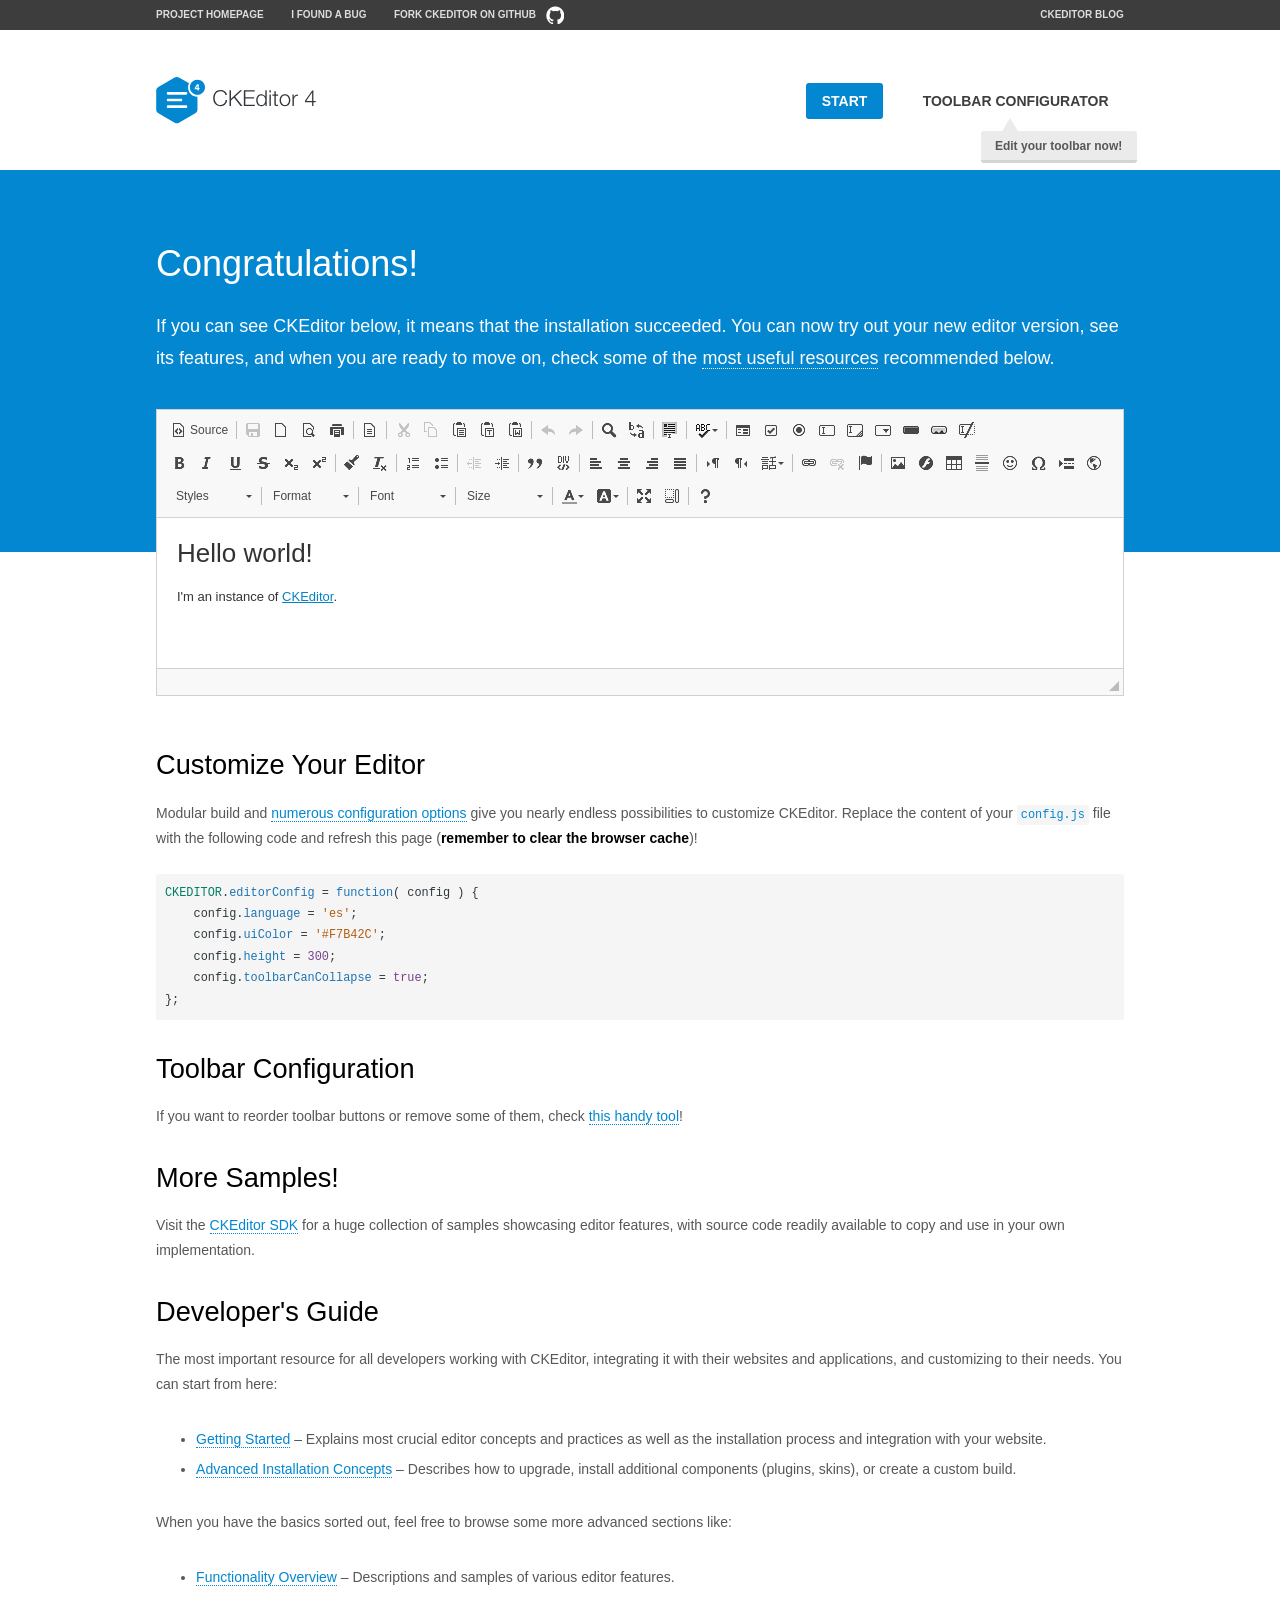
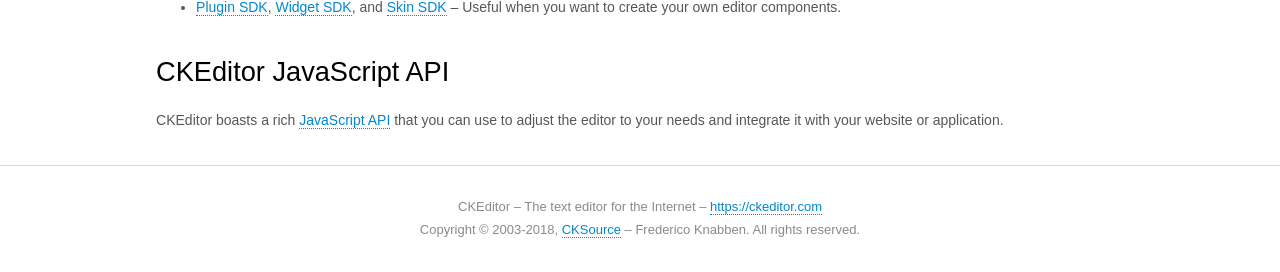
<file: assets/ckeditor/samples/index.html>
<!DOCTYPE html>
<!--
Copyright (c) 2003-2018, CKSource - Frederico Knabben. All rights reserved.
For licensing, see LICENSE.md or https://ckeditor.com/legal/ckeditor-oss-license
-->
<html>
<head>
	<meta charset="utf-8">
	<title>CKEditor Sample</title>
	<script src="../ckeditor.js"></script>
	<script src="js/sample.js"></script>
	<link rel="stylesheet" href="css/samples.css">
	<link rel="stylesheet" href="toolbarconfigurator/lib/codemirror/neo.css">
</head>
<body id="main">

<nav class="navigation-a">
	<div class="grid-container">
		<ul class="navigation-a-left grid-width-70">
			<li><a href="https://ckeditor.com/ckeditor-4/">Project Homepage</a></li>
			<li><a href="https://github.com/ckeditor/ckeditor-dev/issues">I found a bug</a></li>
			<li><a href="http://github.com/ckeditor/ckeditor-dev" class="icon-pos-right icon-navigation-a-github">Fork CKEditor on GitHub</a></li>
		</ul>
		<ul class="navigation-a-right grid-width-30">
			<li><a href="https://ckeditor.com/blog/">CKEditor Blog</a></li>
		</ul>
	</div>
</nav>

<header class="header-a">
	<div class="grid-container">
		<h1 class="header-a-logo grid-width-30">
			<a href="index.html"><img src="img/logo.svg" onerror="this.src='img/logo.png'; this.onerror=null;" alt="CKEditor Sample"></a>
		</h1>

		<nav class="navigation-b grid-width-70">
			<ul>
				<li><a href="index.html" class="button-a button-a-background">Start</a></li>
				<li><a href="toolbarconfigurator/index.html" class="button-a">Toolbar configurator <span class="balloon-a balloon-a-nw">Edit your toolbar now!</span></a></li>
			</ul>
		</nav>
	</div>
</header>

<main>
	<div class="adjoined-top">
		<div class="grid-container">
			<div class="content grid-width-100">
				<h1>Congratulations!</h1>
				<p>
					If you can see CKEditor below, it means that the installation succeeded.
					You can now try out your new editor version, see its features, and when you are ready to move on, check some of the <a href="#sample-customize">most useful resources</a> recommended below.
				</p>
			</div>
		</div>
	</div>
	<div class="adjoined-bottom">
		<div class="grid-container">
			<div class="grid-width-100">
				<div id="editor">
					<h1>Hello world!</h1>
					<p>I'm an instance of <a href="https://ckeditor.com">CKEditor</a>.</p>
				</div>
			</div>
		</div>
	</div>

	<div class="grid-container">
		<div class="content grid-width-100">
			<section id="sample-customize">
				<h2>Customize Your Editor</h2>
				<p>Modular build and <a href="https://docs.ckeditor.com/ckeditor4/docs/#!/guide/dev_configuration">numerous configuration options</a> give you nearly endless possibilities to customize CKEditor. Replace the content of your <code><a href="../config.js">config.js</a></code> file with the following code and refresh this page (<strong>remember to clear the browser cache</strong>)!</p>
		<pre class="cm-s-neo CodeMirror"><code><span style="padding-right: 0.1px;"><span class="cm-variable">CKEDITOR</span>.<span class="cm-property">editorConfig</span> <span class="cm-operator">=</span> <span class="cm-keyword">function</span>( <span class="cm-def">config</span> ) {</span>
<span style="padding-right: 0.1px;"><span class="cm-tab">	</span><span class="cm-variable-2">config</span>.<span class="cm-property">language</span> <span class="cm-operator">=</span> <span class="cm-string">'es'</span>;</span>
<span style="padding-right: 0.1px;"><span class="cm-tab">	</span><span class="cm-variable-2">config</span>.<span class="cm-property">uiColor</span> <span class="cm-operator">=</span> <span class="cm-string">'#F7B42C'</span>;</span>
<span style="padding-right: 0.1px;"><span class="cm-tab">	</span><span class="cm-variable-2">config</span>.<span class="cm-property">height</span> <span class="cm-operator">=</span> <span class="cm-number">300</span>;</span>
<span style="padding-right: 0.1px;"><span class="cm-tab">	</span><span class="cm-variable-2">config</span>.<span class="cm-property">toolbarCanCollapse</span> <span class="cm-operator">=</span> <span class="cm-atom">true</span>;</span>
<span style="padding-right: 0.1px;">};</span></code></pre>
			</section>

			<section>
				<h2>Toolbar Configuration</h2>
				<p>If you want to reorder toolbar buttons or remove some of them, check <a href="toolbarconfigurator/index.html">this handy tool</a>!</p>
			</section>

			<section>
				<h2>More Samples!</h2>
				<p>Visit the <a href="https://sdk.ckeditor.com">CKEditor SDK</a> for a huge collection of samples showcasing editor features, with source code readily available to copy and use in your own implementation.</p>
			</section>

			<section>
				<h2>Developer's Guide</h2>
				<p>The most important resource for all developers working with CKEditor, integrating it with their websites and applications, and customizing to their needs. You can start from here:</p>
				<ul>
					<li><a href="https://docs.ckeditor.com/ckeditor4/docs/#!/guide/dev_installation">Getting Started</a> &ndash; Explains most crucial editor concepts and practices as well as the installation process and integration with your website.</li>
					<li><a href="https://docs.ckeditor.com/ckeditor4/docs/#!/guide/dev_advanced_installation">Advanced Installation Concepts</a> &ndash; Describes how to upgrade, install additional components (plugins, skins), or create a custom build.</li>
				</ul>
					<p>When you have the basics sorted out, feel free to browse some more advanced sections like:</p>
				<ul>
					<li><a href="https://docs.ckeditor.com/ckeditor4/docs/#!/guide/dev_features">Functionality Overview</a> &ndash; Descriptions and samples of various editor features.</li>
					<li><a href="https://docs.ckeditor.com/ckeditor4/docs/#!/guide/plugin_sdk_intro">Plugin SDK</a>, <a href="https://docs.ckeditor.com/ckeditor4/docs/#!/guide/widget_sdk_intro">Widget SDK</a>, and <a href="https://docs.ckeditor.com/ckeditor4/docs/#!/guide/skin_sdk_intro">Skin SDK</a> &ndash; Useful when you want to create your own editor components.</li>
				</ul>
			</section>

			<section>
				<h2>CKEditor JavaScript API</h2>
				<p>CKEditor boasts a rich <a href="https://docs.ckeditor.com/ckeditor4/docs/#!/api">JavaScript API</a> that you can use to adjust the editor to your needs and integrate it with your website or application.</p>
			</section>
		</div>
	</div>
</main>

<footer class="footer-a grid-container">
	<div class="grid-container">
		<p class="grid-width-100">
			CKEditor &ndash; The text editor for the Internet &ndash; <a class="samples" href="https://ckeditor.com/">https://ckeditor.com</a>
		</p>
		<p class="grid-width-100" id="copy">
			Copyright &copy; 2003-2018, <a class="samples" href="https://cksource.com/">CKSource</a> &ndash; Frederico Knabben. All rights reserved.
		</p>
	</div>
</footer>
<script>
	initSample();
</script>

</body>
</html>
</file>
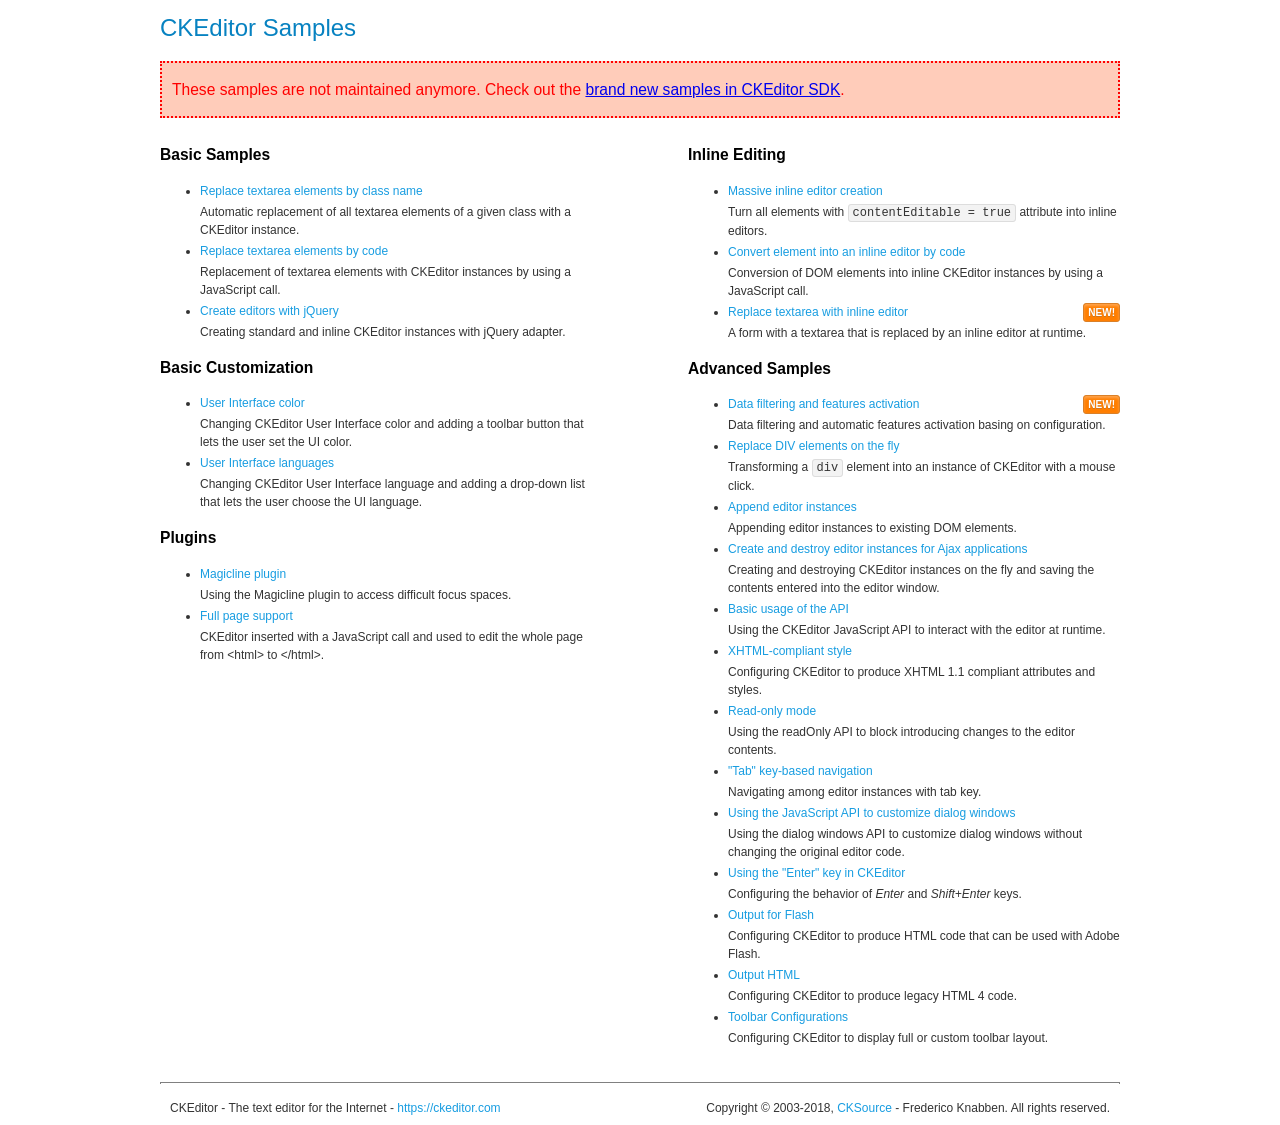
<file: assets/ckeditor/samples/old/index.html>
<!DOCTYPE html>
<!--
Copyright (c) 2003-2018, CKSource - Frederico Knabben. All rights reserved.
For licensing, see LICENSE.md or https://ckeditor.com/legal/ckeditor-oss-license
-->
<html>
<head>
	<meta charset="utf-8">
	<title>CKEditor Samples</title>
	<link rel="stylesheet" href="sample.css">
</head>
<body>
	<h1 class="samples">
		CKEditor Samples
	</h1>
	<div class="warning deprecated">
		These samples are not maintained anymore. Check out the <a href="https://sdk.ckeditor.com/">brand new samples in CKEditor SDK</a>.
	</div>
	<div class="twoColumns">
		<div class="twoColumnsLeft">
			<h2 class="samples">
				Basic Samples
			</h2>
			<dl class="samples">
				<dt><a class="samples" href="replacebyclass.html">Replace textarea elements by class name</a></dt>
				<dd>Automatic replacement of all textarea elements of a given class with a CKEditor instance.</dd>

				<dt><a class="samples" href="replacebycode.html">Replace textarea elements by code</a></dt>
				<dd>Replacement of textarea elements with CKEditor instances by using a JavaScript call.</dd>

				<dt><a class="samples" href="jquery.html">Create editors with jQuery</a></dt>
				<dd>Creating standard and inline CKEditor instances with jQuery adapter.</dd>
			</dl>

			<h2 class="samples">
				Basic Customization
			</h2>
			<dl class="samples">
				<dt><a class="samples" href="uicolor.html">User Interface color</a></dt>
				<dd>Changing CKEditor User Interface color and adding a toolbar button that lets the user set the UI color.</dd>

				<dt><a class="samples" href="uilanguages.html">User Interface languages</a></dt>
				<dd>Changing CKEditor User Interface language and adding a drop-down list that lets the user choose the UI language.</dd>
			</dl>


			<h2 class="samples">Plugins</h2>
<dl class="samples">
<dt><a class="samples" href="magicline/magicline.html">Magicline plugin</a></dt>
<dd>Using the Magicline plugin to access difficult focus spaces.</dd>

<dt><a class="samples" href="wysiwygarea/fullpage.html">Full page support</a></dt>
<dd>CKEditor inserted with a JavaScript call and used to edit the whole page from &lt;html&gt; to &lt;/html&gt;.</dd>
</dl>
		</div>
		<div class="twoColumnsRight">
			<h2 class="samples">
				Inline Editing
			</h2>
			<dl class="samples">
				<dt><a class="samples" href="inlineall.html">Massive inline editor creation</a></dt>
				<dd>Turn all elements with <code>contentEditable = true</code> attribute into inline editors.</dd>

				<dt><a class="samples" href="inlinebycode.html">Convert element into an inline editor by code</a></dt>
				<dd>Conversion of DOM elements into inline CKEditor instances by using a JavaScript call.</dd>

				<dt><a class="samples" href="inlinetextarea.html">Replace textarea with inline editor</a> <span class="new">New!</span></dt>
				<dd>A form with a textarea that is replaced by an inline editor at runtime.</dd>

				
			</dl>

			<h2 class="samples">
				Advanced Samples
			</h2>
			<dl class="samples">
				<dt><a class="samples" href="datafiltering.html">Data filtering and features activation</a> <span class="new">New!</span></dt>
				<dd>Data filtering and automatic features activation basing on configuration.</dd>

				<dt><a class="samples" href="divreplace.html">Replace DIV elements on the fly</a></dt>
				<dd>Transforming a <code>div</code> element into an instance of CKEditor with a mouse click.</dd>

				<dt><a class="samples" href="appendto.html">Append editor instances</a></dt>
				<dd>Appending editor instances to existing DOM elements.</dd>

				<dt><a class="samples" href="ajax.html">Create and destroy editor instances for Ajax applications</a></dt>
				<dd>Creating and destroying CKEditor instances on the fly and saving the contents entered into the editor window.</dd>

				<dt><a class="samples" href="api.html">Basic usage of the API</a></dt>
				<dd>Using the CKEditor JavaScript API to interact with the editor at runtime.</dd>

				<dt><a class="samples" href="xhtmlstyle.html">XHTML-compliant style</a></dt>
				<dd>Configuring CKEditor to produce XHTML 1.1 compliant attributes and styles.</dd>

				<dt><a class="samples" href="readonly.html">Read-only mode</a></dt>
				<dd>Using the readOnly API to block introducing changes to the editor contents.</dd>

				<dt><a class="samples" href="tabindex.html">"Tab" key-based navigation</a></dt>
				<dd>Navigating among editor instances with tab key.</dd>


				
<dt><a class="samples" href="dialog/dialog.html">Using the JavaScript API to customize dialog windows</a></dt>
<dd>Using the dialog windows API to customize dialog windows without changing the original editor code.</dd>

<dt><a class="samples" href="enterkey/enterkey.html">Using the &quot;Enter&quot; key in CKEditor</a></dt>
<dd>Configuring the behavior of <em>Enter</em> and <em>Shift+Enter</em> keys.</dd>

<dt><a class="samples" href="htmlwriter/outputforflash.html">Output for Flash</a></dt>
<dd>Configuring CKEditor to produce HTML code that can be used with Adobe Flash.</dd>

<dt><a class="samples" href="htmlwriter/outputhtml.html">Output HTML</a></dt>
<dd>Configuring CKEditor to produce legacy HTML 4 code.</dd>

<dt><a class="samples" href="toolbar/toolbar.html">Toolbar Configurations</a></dt>
<dd>Configuring CKEditor to display full or custom toolbar layout.</dd>

			</dl>
		</div>
	</div>
	<div id="footer">
		<hr>
		<p>
			CKEditor - The text editor for the Internet - <a class="samples" href="https://ckeditor.com/">https://ckeditor.com</a>
		</p>
		<p id="copy">
			Copyright &copy; 2003-2018, <a class="samples" href="https://cksource.com/">CKSource</a> - Frederico Knabben. All rights reserved.
		</p>
	</div>
</body>
</html>
</file>
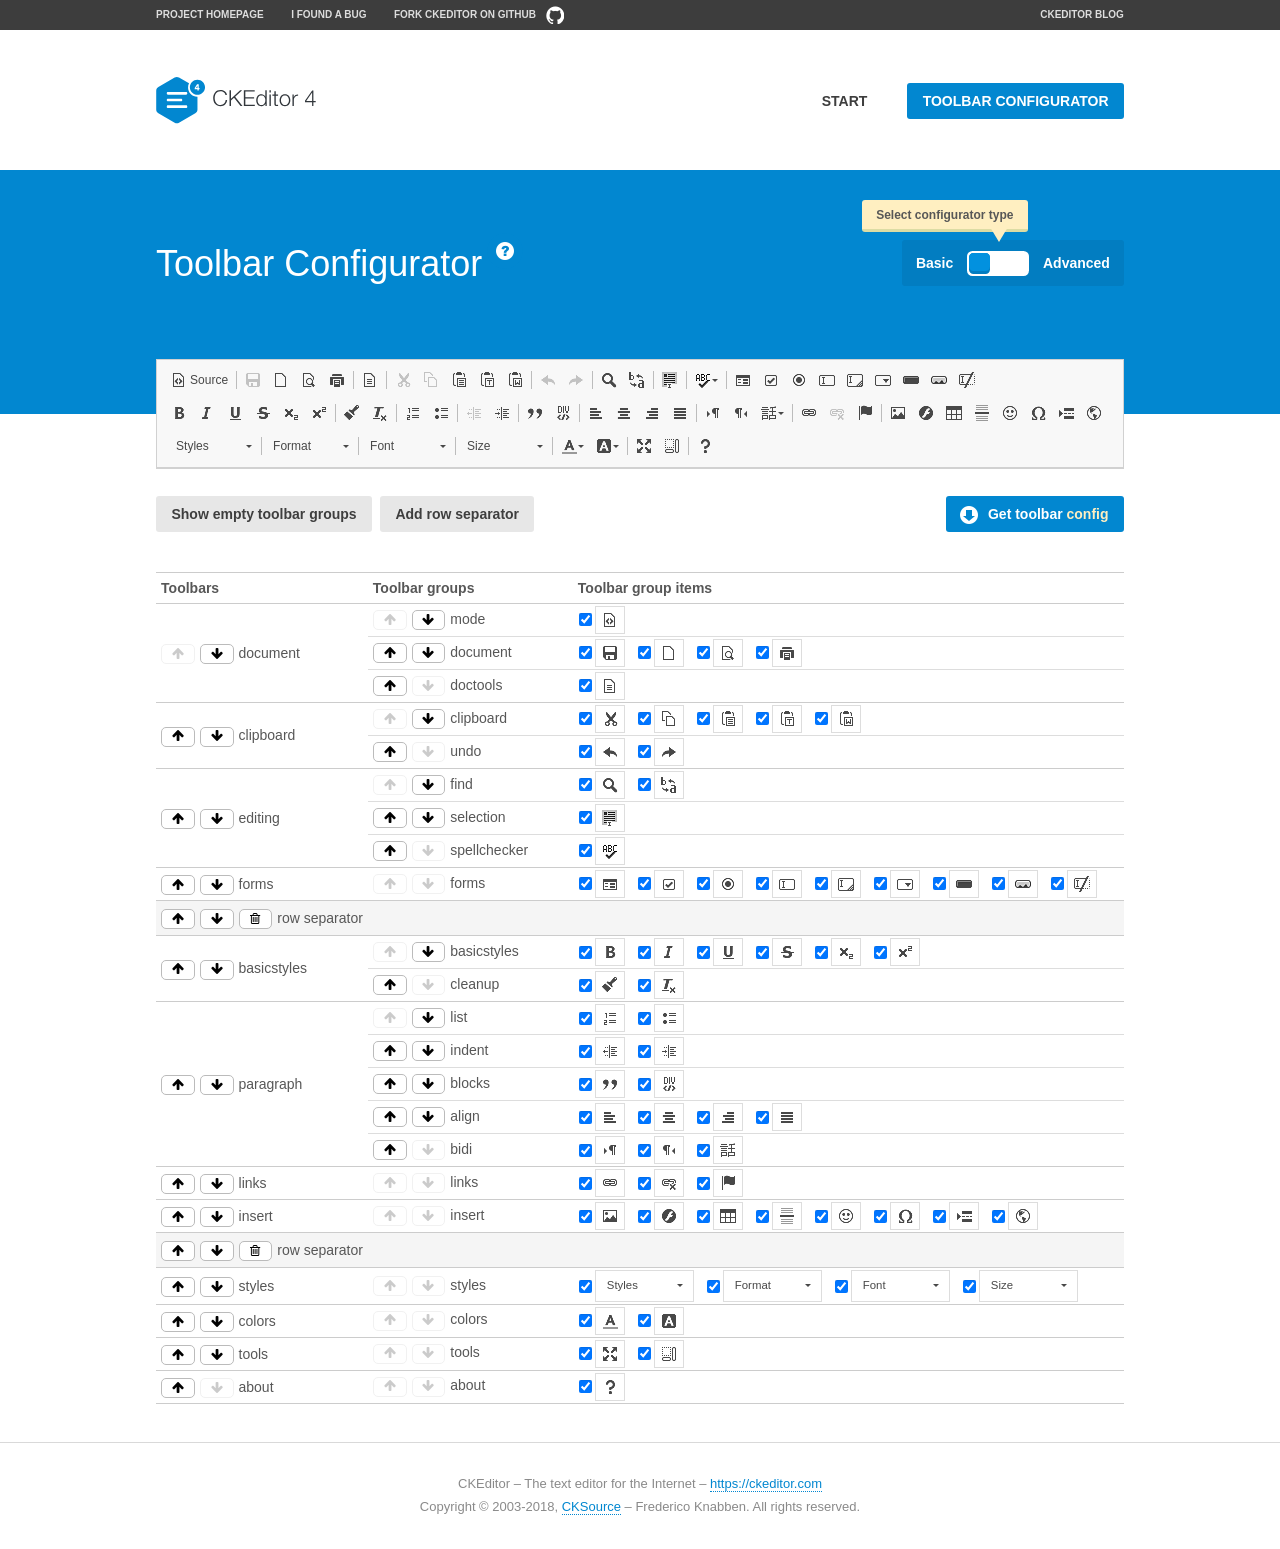
<file: assets/ckeditor/samples/toolbarconfigurator/index.html>
<!DOCTYPE html>
<!--
Copyright (c) 2003-2018, CKSource - Frederico Knabben. All rights reserved.
For licensing, see LICENSE.md or https://ckeditor.com/legal/ckeditor-oss-license
-->
<!--[if IE 8]><html class="ie8"><![endif]-->
<!--[if gt IE 8]><html><![endif]-->
<!--[if !IE]><!--><html><!--<![endif]-->
<head>
	<meta charset="utf-8">
	<title>Toolbar Configurator</title>
	<script src="../../ckeditor.js"></script>
	<script>
		if ( CKEDITOR.env.ie && CKEDITOR.env.version < 9 )
			CKEDITOR.tools.enableHtml5Elements( document );
	</script>
	<link rel="stylesheet" href="lib/codemirror/codemirror.css">
	<link rel="stylesheet" href="lib/codemirror/show-hint.css">
	<link rel="stylesheet" href="lib/codemirror/neo.css">
	<link rel="stylesheet" href="css/fontello.css">
	<link rel="stylesheet" href="../css/samples.css">
</head>
<body id="toolbar">

<nav class="navigation-a">
	<div class="grid-container">
		<ul class="navigation-a-left grid-width-70">
			<li><a href="https://ckeditor.com/ckeditor-4/">Project Homepage</a></li>
			<li><a href="https://github.com/ckeditor/ckeditor-dev/issues">I found a bug</a></li>
			<li><a href="http://github.com/ckeditor/ckeditor-dev" class="icon-pos-right icon-navigation-a-github">Fork CKEditor on GitHub</a></li>
		</ul>
		<ul class="navigation-a-right grid-width-30">
			<li><a href="https://ckeditor.com/blog/">CKEditor Blog</a></li>
		</ul>
	</div>
</nav>

<header class="header-a">
	<div class="grid-container">
		<h1 class="header-a-logo grid-width-30">
			<a href="../index.html"><img src="../img/logo.svg" onerror="this.src='../img/logo.png'; this.onerror=null;" alt="CKEditor Logo"></a>
		</h1>
		<nav class="navigation-b grid-width-70">
			<ul>
				<li><a href="../index.html"  class="button-a">Start</a></li>
				<li><a href="index.html"  class="button-a button-a-background">Toolbar configurator</a></li>
			</ul>
		</nav>
	</div>
</header>

<main>
	<div class="adjoined-top">
		<div class="grid-container">
			<div class="content grid-width-100">
				<div class="grid-container-nested">
					<h1 class="grid-width-60">
						Toolbar Configurator
						<a href="#help-content" type="button" title="Configurator help" id="help" class="button-a button-a-background button-a-no-text icon-pos-left icon-question-mark">Help</a>
					</h1>

					<div class="grid-width-40 grid-switch-magic">
						<div class="switch">
							<span class="balloon-a balloon-a-se">Select configurator type</span>
							<input type="radio" name="radio" data-num="1" id="radio-basic" />
							<input type="radio" name="radio" data-num="2" id="radio-advanced" />
							<label data-for="1" for="radio-basic">Basic</label>
							<span class="switch-inner">
								<span class="handler"></span>
							</span>
							<label data-for="2" for="radio-advanced">Advanced</label>
						</div>
					</div>
				</div>
			</div>
		</div>
	</div>
	<div class="adjoined-bottom">
		<div class="grid-container">
			<div class="grid-width-100">
				<div class="editors-container">
					<div id="editor-basic"></div>
					<div id="editor-advanced"></div>
				</div>
			</div>
		</div>
	</div>

	<div class="grid-container configurator">
		<div class="content grid-width-100">
			<div class="configurator">
				<div>
					<div id="toolbarModifierWrapper"></div>
				</div>
			</div>
		</div>
	</div>

	<div id="help-content">
		<div class="grid-container">
			<div class="grid-width-100">
				<h2>What Am I Doing Here?</h2>

				<div class="grid-container grid-container-nested">
					<div class="basic">
						<div class="grid-width-50">
							<p>Arrange <a href="https://docs.ckeditor.com/ckeditor4/docs/#!/api/CKEDITOR.config-cfg-toolbarGroups">toolbar groups</a>, toggle <a href="https://docs.ckeditor.com/ckeditor4/docs/#!/api/CKEDITOR.config-cfg-removeButtons">button visibility</a> according to your needs and get your toolbar configuration.</p>
							<p>You can replace the content of the <a href="../../config.js"><code>config.js</code></a> file with the generated configuration. If you already set some configuration options you will need to merge both configurations.</p>
						</div>
						<div class="grid-width-50">
							<p>Read more about different ways of <a href="https://docs.ckeditor.com/ckeditor4/docs/#!/guide/dev_configuration">setting configuration</a> and do not forget about <strong>clearing browser cache</strong>.</p>
							<p>Arranging toolbar groups is the recommended way of configuring the toolbar, but if you need more freedom you can use the <a href="#advanced">advanced configurator</a>.</p>
						</div>
					</div>
					<div class="advanced" style="display: none;">
						<div class="grid-width-50">
							<p>With this code editor you can edit your <a href="https://docs.ckeditor.com/ckeditor4/docs/#!/api/CKEDITOR.config-cfg-toolbar">toolbar configuration</a> live.</p>
							<p>You can replace the content of the <a href="../../config.js"><code>config.js</code></a> file with the generated configuration. If you already set some configuration options you will need to merge both configurations.</p>
						</div>
						<div class="grid-width-50">
							<p>Read more about different ways of <a href="https://docs.ckeditor.com/ckeditor4/docs/#!/guide/dev_configuration">setting configuration</a> and do not forget about <strong>clearing browser cache</strong>.</p>
						</div>
					</div>
				</div>

				<p class="grid-container grid-container-nested">
					<button type="button" class="help-content-close grid-width-100 button-a button-a-background">Got it. Let's play!</button>
				</p>
			</div>
		</div>
	</div>
</main>

<footer class="footer-a grid-container">
	<p class="grid-width-100">
		CKEditor &ndash; The text editor for the Internet &ndash; <a class="samples" href="https://ckeditor.com/">https://ckeditor.com</a>
	</p>
	<p class="grid-width-100" id="copy">
		Copyright &copy; 2003-2018, <a class="samples" href="https://cksource.com/">CKSource</a> &ndash; Frederico Knabben. All rights reserved.
	</p>
</footer>

<script src="lib/codemirror/codemirror.js"></script>
<script src="lib/codemirror/javascript.js"></script>
<script src="lib/codemirror/show-hint.js"></script>

<script src="js/fulltoolbareditor.js"></script>
<script src="js/abstracttoolbarmodifier.js"></script>
<script src="js/toolbarmodifier.js"></script>
<script src="js/toolbartextmodifier.js"></script>
<script src="../js/sf.js"></script>

<script>
	( function() {
		'use strict';

		var mode = ( window.location.hash.substr( 1 ) === 'advanced' ) ? 'advanced' : 'basic',
			configuratorSection = CKEDITOR.document.findOne( 'main > .grid-container.configurator' ),
			basicInstruction = CKEDITOR.document.findOne( '#help-content .basic' ),
			advancedInstruction = CKEDITOR.document.findOne( '#help-content .advanced' ),

			// Configurator mode switcher.
			modeSwitchBasic = CKEDITOR.document.getById( 'radio-basic' ),
			modeSwitchAdvanced = CKEDITOR.document.getById( 'radio-advanced' );

		// Initial setup
		function updateSwitcher() {
			if ( mode === 'advanced' ) {
				modeSwitchAdvanced.$.checked = true;
			} else {
				modeSwitchBasic.$.checked = true;
			}
		}

		updateSwitcher();

		CKEDITOR.document.getWindow().on( 'hashchange', function( e ) {
			var hash = window.location.hash.substr( 1 );
			if ( !( hash === 'advanced' || hash === 'basic' ) ) {
				return;
			}
			mode = hash;
			onToolbarsDone( mode );
		} );

		CKEDITOR.document.getWindow().on( 'resize', function() {
			updateToolbar( ( mode === 'basic' ? toolbarModifier : toolbarTextModifier )[ 'editorInstance' ] );
		} );

		function onRefresh( modifier ) {
			modifier = modifier || this;

			if ( mode === 'basic' && modifier instanceof ToolbarConfigurator.ToolbarTextModifier ) {
				return;
			}

			// CodeMirror container becomes visible, so we need to refresh and to avoid rendering problems.
			if ( mode === 'advanced' && modifier instanceof ToolbarConfigurator.ToolbarTextModifier ) {
				modifier.codeContainer.refresh();
			}

			updateToolbar( modifier.editorInstance );
		}

		function updateToolbar( editor ) {
			var editorContainer = editor.container;

			// Not always editor is loaded.
			if ( !editorContainer ) {
				return;
			}

			var displayStyle = editorContainer.getStyle( 'display' );

			editorContainer.setStyle( 'display', 'block' );

			var newHeight = editorContainer.getSize( 'height' );

			var newMarginTop = parseInt( editorContainer.getComputedStyle( 'margin-top' ), 10 );
			newMarginTop = ( isNaN( newMarginTop ) ? 0 : Number( newMarginTop ) );

			var newMarginBottom = parseInt( editorContainer.getComputedStyle( 'margin-bottom' ), 10 );
			newMarginBottom = ( isNaN( newMarginBottom ) ? 0 : Number( newMarginBottom ) );

			var result = newHeight + newMarginTop + newMarginBottom;

			editorContainer.setStyle( 'display', displayStyle );

			editor.container.getAscendant( 'div' ).setStyle( 'height', result + 'px' );
		}

		var toolbarModifier = new ToolbarConfigurator.ToolbarModifier( 'editor-basic' );

		var done = 0;
		toolbarModifier.init( onToolbarInit );
		toolbarModifier.onRefresh = onRefresh;

		CKEDITOR.document.getById( 'toolbarModifierWrapper' ).append( toolbarModifier.mainContainer );

		var toolbarTextModifier = new ToolbarConfigurator.ToolbarTextModifier( 'editor-advanced' );
		toolbarTextModifier.init( onToolbarInit );
		toolbarTextModifier.onRefresh = onRefresh;

		function onToolbarInit() {
			if ( ++done === 2 ) {
				onToolbarsDone();

				positionSticky.watch( CKEDITOR.document.findOne( '.toolbar' ), function() {
					return mode === 'advanced';
				} );
			}
		}

		function onToolbarsDone() {
			if ( mode === 'basic' ) {
				toggleModeBasic( false );
			} else {
				toggleModeAdvanced( false );
			}

			updateSwitcher();

			setTimeout( function() {
				CKEDITOR.document.findOne( '.editors-container' ).addClass( 'active' );
				CKEDITOR.document.findOne( '#toolbarModifierWrapper' ).addClass( 'active' );
			}, 200 );
		}

		CKEDITOR.document.getById( 'toolbarModifierWrapper' ).append( toolbarTextModifier.mainContainer );

		function toogleModeSwitch( onElement, offElement, onModifier, offModifier ) {
			onElement.addClass( 'fancy-button-active' );
			offElement.removeClass( 'fancy-button-active' );

			onModifier.showUI();
			offModifier.hideUI();
		}

		function toggleModeBasic( callOnRefresh ) {
			callOnRefresh = ( callOnRefresh !== false );
			mode = 'basic';
			window.location.hash = '#basic';
			toogleModeSwitch( modeSwitchBasic, modeSwitchAdvanced, toolbarModifier, toolbarTextModifier );

			configuratorSection.removeClass( 'freed-width' );
			basicInstruction.show();
			advancedInstruction.hide();

			callOnRefresh && onRefresh( toolbarModifier );
		}

		function toggleModeAdvanced( callOnRefresh ) {
			callOnRefresh = ( callOnRefresh !== false );
			mode = 'advanced';
			window.location.hash = '#advanced';
			toogleModeSwitch( modeSwitchAdvanced, modeSwitchBasic, toolbarTextModifier, toolbarModifier );

			configuratorSection.addClass( 'freed-width' );
			advancedInstruction.show();
			basicInstruction.hide();

			callOnRefresh && onRefresh( toolbarTextModifier );
		}

		modeSwitchBasic.on( 'click', toggleModeBasic );
		modeSwitchAdvanced.on( 'click', toggleModeAdvanced );

		//
		// Position:sticky for the toolbar.
		//

		// Will make elements behave like they were styled with position:sticky.
		var positionSticky = {
			// Store object: {
			// 		element: CKEDITOR.dom.element, // Element which will float.
			// 		placeholder: CKEDITOR.dom.element, // Placeholder which is place to prevent page bounce.
			// 		isFixed: boolean // Whether element float now.
			// }
			watched: [],

			active: [],

			staticContainer: null,

			init: function() {
				var element = CKEDITOR.dom.element.createFromHtml(
					'<div class="staticContainer">' +
						'<div class="grid-container" >' +
							'<div class="grid-width-100">' +
								'<div class="inner"></div>' +
							'</div>' +
						'</div>' +
					'</div>' );

				this.staticContainer = element.findOne( '.inner' );

				CKEDITOR.document.getBody().append( element );
			},

			watch: function( element, preventFunc ) {
				this.watched.push( {
					element: element,
					placeholder: new CKEDITOR.dom.element( 'div' ),
					isFixed: false,
					preventFunc: preventFunc
				} );
			},

			checkAll: function() {
				for ( var i = 0; i < this.watched.length; i++ ) {
					this.check( this.watched[ i ] );
				}
			},

			check: function( element ) {
				var isFixed = element.isFixed;
				var shouldBeFixed = this.shouldBeFixed( element );

				// Nothing to be done.
				if ( isFixed === shouldBeFixed ) {
					return;
				}

				var placeholder = element.placeholder;

				if ( isFixed ) {
					// Unfixing.

					element.element.insertBefore( placeholder );
					placeholder.remove();

					element.element.removeStyle( 'margin' );

					this.active.splice( CKEDITOR.tools.indexOf( this.active, element ), 1 );

				} else {
					// Fixing.
					placeholder.setStyle( 'width', element.element.getSize( 'width' ) + 'px' );
					placeholder.setStyle( 'height', element.element.getSize( 'height' ) + 'px' );
					placeholder.setStyle( 'margin-bottom', element.element.getComputedStyle( 'margin-bottom' ) );
					placeholder.setStyle( 'display', element.element.getComputedStyle( 'display' ) );
					placeholder.insertAfter( element.element );

					this.staticContainer.append( element.element );

					this.active.push( element );
				}

				element.isFixed = !element.isFixed;
			},

			shouldBeFixed: function( element ) {
				if ( element.preventFunc && element.preventFunc() ) {
					return false;
				}

				// If element is already fixed we are checking it's placeholder.
				var related = ( element.isFixed ? element.placeholder : element.element ),
					clientRect = related.$.getBoundingClientRect(),
					staticHeight = this.staticContainer.getSize('height' ),
					elemHeight = element.element.getSize( 'height' );

				if ( element.isFixed ) {
					return ( clientRect.top + elemHeight < staticHeight );
				} else {
					return ( clientRect.top < staticHeight );
				}
			}
		};

		positionSticky.init();

		CKEDITOR.document.getWindow().on( 'scroll',
			new CKEDITOR.tools.eventsBuffer( 100, positionSticky.checkAll, positionSticky ).input
		);

		// Make the toolbar sticky.
		positionSticky.watch( CKEDITOR.document.findOne( '.editors-container' ) );

		// Help button and help-content.
		( function() {
			var helpButton = CKEDITOR.document.getById( 'help' ),
				helpContent = CKEDITOR.document.getById( 'help-content' );

			// Don't show help button on IE8 because it's unsupported by Pico Modal.
			if ( CKEDITOR.env.ie && CKEDITOR.env.version == 8 ) {
				helpButton.hide();
			} else {
				// Display help modal when the button is clicked.
				helpButton.on( 'click', function( evt ) {
					SF.modal( {
						// Clone modal content from DOM.
						content: helpContent.getHtml(),

						afterCreate: function( modal ) {
							// Enable modal content button to close the modal.
							new CKEDITOR.dom.element( modal.modalElem() ).findOne( '.help-content-close' ).once( 'click', modal.close );
						}
					} ).show();
				} );
			}
		} )();
	} )();
</script>
</body>
</html>
</file>
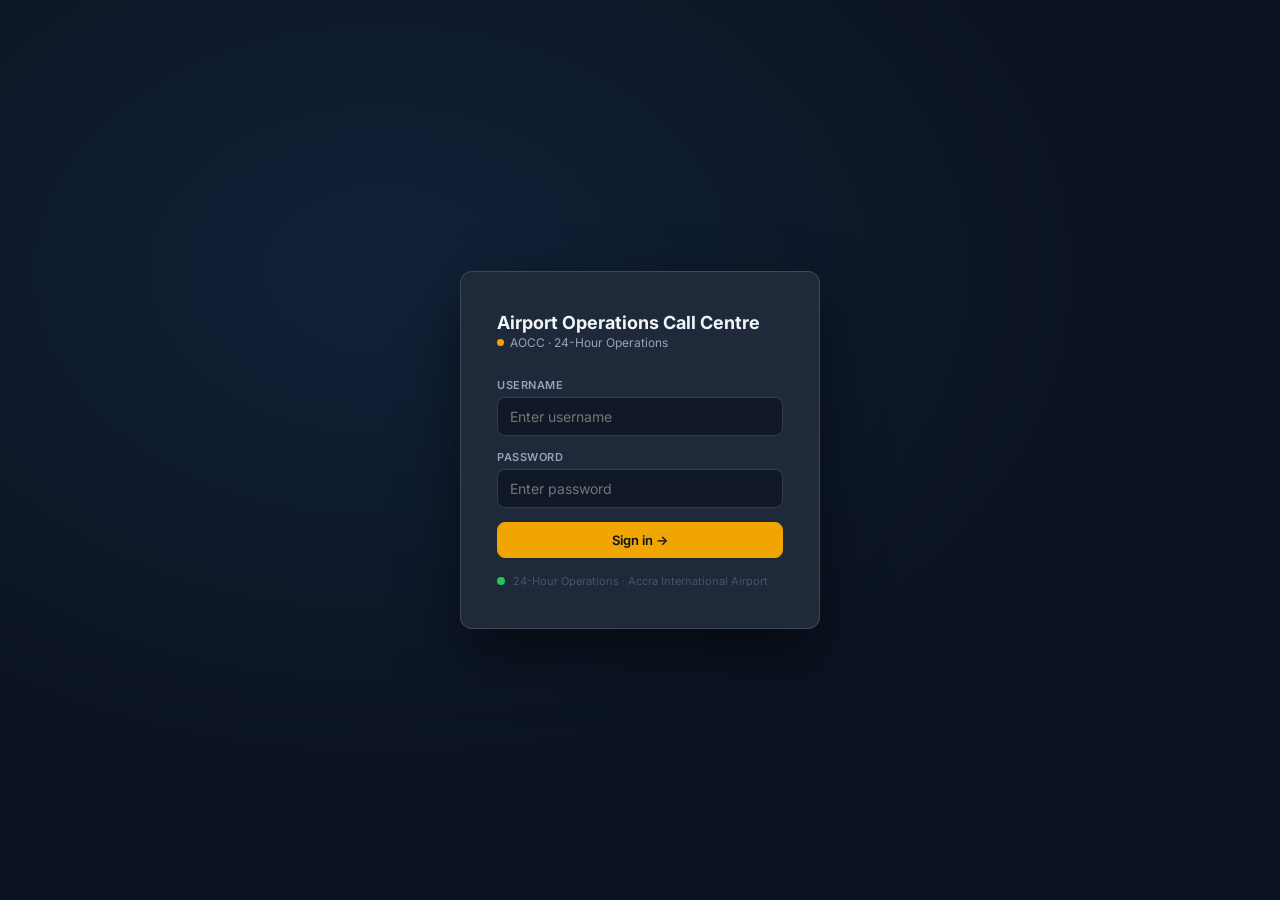
<file: aocc.html>
<!DOCTYPE html>
<html lang="en">
<head>
<meta charset="UTF-8">
<meta name="viewport" content="width=device-width, initial-scale=1.0">
<title>AOCC — Airport Operations Call Centre · GACL</title>
<link href="https://fonts.googleapis.com/css2?family=Inter:wght@400;500;600;700&family=JetBrains+Mono:wght@400;600&display=swap" rel="stylesheet">
<style>
:root {
  --bg:       #0b1220;
  --bg2:      #111827;
  --bg3:      #1f2937;
  --surface:  #1e2a3a;
  --surface2: #243447;
  --border:   rgba(255,255,255,0.08);
  --border2:  rgba(255,255,255,0.14);
  --text:     #f1f5f9;
  --text2:    #94a3b8;
  --text3:    #475569;
  --gold:     #f0a500;
  --navy:     #1a3a5c;
  --em:  #ef4444; --em-bg: rgba(239,68,68,0.15);
  --hi:  #f59e0b; --hi-bg: rgba(245,158,11,0.15);
  --me:  #3b82f6; --me-bg: rgba(59,130,246,0.15);
  --lo:  #22c55e; --lo-bg: rgba(34,197,94,0.15);
  --r:   8px;  --r-lg: 12px;
  --font:'Inter',system-ui,sans-serif;
  --mono:'JetBrains Mono',monospace;
}
*{box-sizing:border-box;margin:0;padding:0}
body{font-family:var(--font);background:var(--bg);color:var(--text);min-height:100vh;font-size:14px}

/* ── LOGIN ── */
#login-screen{display:none;min-height:100vh;align-items:center;justify-content:center;background:radial-gradient(ellipse at 30% 30%,rgba(26,58,92,0.4),transparent 60%),var(--bg);flex-direction:column;gap:24px}
#login-screen.on{display:flex}
.login-card{background:var(--surface);border:1px solid var(--border2);border-radius:var(--r-lg);padding:40px 36px;width:360px;box-shadow:0 24px 60px rgba(0,0,0,0.5)}
.login-brand{display:flex;align-items:center;gap:12px;margin-bottom:28px}
.login-badge{width:40px;height:40px;background:var(--gold);border-radius:10px;display:grid;place-items:center;font-weight:800;font-size:13px;color:#0b1220;letter-spacing:.5px}
.login-title{font-size:18px;font-weight:700}
.login-sub{font-size:12px;color:var(--text2);margin-top:2px}
.lf{margin-bottom:14px}
.lf label{display:block;font-size:11px;font-weight:600;color:var(--text2);margin-bottom:5px;text-transform:uppercase;letter-spacing:.5px}
.lf input{width:100%;padding:10px 12px;background:var(--bg2);border:1px solid var(--border2);border-radius:var(--r);color:var(--text);font-family:var(--font);font-size:14px;outline:none;transition:border .15s}
.lf input:focus{border-color:var(--gold)}
.login-err{background:var(--em-bg);color:var(--em);border-radius:6px;padding:8px 12px;font-size:12px;margin-bottom:12px;display:none}
.login-err.on{display:block}
.aocc-badge{display:flex;align-items:center;gap:8px;color:var(--text3);font-size:11px}
.aocc-badge span{width:8px;height:8px;border-radius:50%;background:var(--lo);animation:pulse 2s infinite}
@keyframes pulse{0%,100%{opacity:1}50%{opacity:.4}}

/* ── TOPBAR ── */
.topbar{background:var(--surface);border-bottom:1px solid var(--border);height:52px;display:flex;align-items:center;justify-content:space-between;padding:0 20px;position:sticky;top:0;z-index:50}
.tb-left{display:flex;align-items:center;gap:14px}
.tb-brand{display:flex;align-items:center;gap:10px;font-weight:700;font-size:15px;cursor:pointer}
.tb-badge{width:28px;height:28px;background:var(--gold);border-radius:7px;display:grid;place-items:center;font-size:11px;font-weight:800;color:#0b1220}
.tb-sep{width:1px;height:20px;background:var(--border)}
.tb-live{display:flex;align-items:center;gap:6px;font-size:11px;color:var(--lo);font-weight:600}
.tb-live-dot{width:7px;height:7px;border-radius:50%;background:var(--lo);animation:pulse 2s infinite}
.tb-right{display:flex;align-items:center;gap:10px}
.tb-clock{font-family:var(--mono);font-size:13px;color:var(--text2)}
.tb-btn{background:rgba(255,255,255,0.06);border:1px solid var(--border);color:var(--text2);font-family:var(--font);font-size:12px;padding:5px 12px;border-radius:6px;cursor:pointer;transition:all .15s}
.tb-btn:hover{background:rgba(255,255,255,0.12);color:var(--text)}
.tb-user{display:flex;align-items:center;gap:8px}
.tb-av{width:28px;height:28px;border-radius:50%;background:var(--navy);border:1.5px solid var(--border2);display:grid;place-items:center;font-size:10px;font-weight:700;color:var(--gold)}

/* ── LAYOUT ── */
.app{display:flex;height:calc(100vh - 52px)}

/* ── SIDEBAR ── */
.sidebar{width:200px;background:var(--surface);border-right:1px solid var(--border);padding:16px 10px;display:flex;flex-direction:column;gap:4px;flex-shrink:0}
.nav-item{display:flex;align-items:center;gap:10px;padding:9px 12px;border-radius:var(--r);cursor:pointer;font-size:13px;font-weight:500;color:var(--text2);transition:all .15s;border:none;background:transparent;width:100%;text-align:left}
.nav-item:hover{background:rgba(255,255,255,0.06);color:var(--text)}
.nav-item.active{background:rgba(240,165,0,0.15);color:var(--gold)}
.nav-item svg{width:16px;height:16px;flex-shrink:0}
.nav-badge{margin-left:auto;background:var(--em);color:#fff;font-size:10px;font-weight:700;padding:1px 6px;border-radius:10px;min-width:18px;text-align:center}
.nav-section{font-size:9px;font-weight:700;letter-spacing:1.5px;text-transform:uppercase;color:var(--text3);padding:12px 12px 4px;margin-top:4px}
.agent-status{margin-top:auto;padding:10px 12px;border-radius:var(--r);border:1px solid var(--border);background:var(--bg2)}
.status-dot{width:8px;height:8px;border-radius:50%;flex-shrink:0}
.status-dot.available{background:var(--lo)}
.status-dot.busy{background:var(--em)}
.status-dot.break{background:var(--hi)}

/* ── MAIN ── */
.main{flex:1;overflow-y:auto;padding:20px}

/* ── PAGE ── */
.page{display:none}
.page.on{display:block}

/* ── STAT CARDS ── */
.stats-row{display:grid;grid-template-columns:repeat(4,1fr);gap:12px;margin-bottom:20px}
.stat-card{background:var(--surface);border:1px solid var(--border);border-radius:var(--r-lg);padding:16px 18px;position:relative;overflow:hidden}
.stat-card::before{content:'';position:absolute;left:0;top:0;bottom:0;width:3px}
.stat-em::before{background:var(--em)}
.stat-hi::before{background:var(--hi)}
.stat-me::before{background:var(--me)}
.stat-lo::before{background:var(--lo)}
.stat-val{font-size:32px;font-weight:700;font-family:var(--mono);line-height:1;margin-bottom:4px}
.stat-em .stat-val{color:var(--em)}
.stat-hi .stat-val{color:var(--hi)}
.stat-me .stat-val{color:var(--me)}
.stat-lo .stat-val{color:var(--lo)}
.stat-label{font-size:11px;color:var(--text2);font-weight:600;text-transform:uppercase;letter-spacing:.5px}

/* ── CARDS ── */
.card{background:var(--surface);border:1px solid var(--border);border-radius:var(--r-lg);overflow:hidden;margin-bottom:16px}
.card-head{padding:14px 18px;border-bottom:1px solid var(--border);display:flex;align-items:center;justify-content:space-between;gap:12px}
.card-title{font-size:13px;font-weight:700;color:var(--text)}
.card-body{padding:16px 18px}

/* ── TICKET ROW ── */
.tkt-table{width:100%;border-collapse:collapse}
.tkt-table th{text-align:left;font-size:10px;font-weight:700;text-transform:uppercase;letter-spacing:.5px;color:var(--text3);padding:8px 14px;border-bottom:1px solid var(--border)}
.tkt-table td{padding:10px 14px;border-bottom:1px solid rgba(255,255,255,0.04);vertical-align:middle;font-size:13px}
.tkt-table tr:last-child td{border-bottom:none}
.tkt-table tr:hover td{background:rgba(255,255,255,0.03);cursor:pointer}
.tkt-id{font-family:var(--mono);font-size:12px;font-weight:600;color:var(--gold)}
.tkt-title{font-weight:500}
.tkt-sub{font-size:11px;color:var(--text2);margin-top:2px}

/* ── PRIORITY BADGE ── */
.pri{display:inline-flex;align-items:center;gap:4px;padding:2px 8px;border-radius:20px;font-size:11px;font-weight:700}
.pri-em{background:var(--em-bg);color:var(--em)}
.pri-hi{background:var(--hi-bg);color:var(--hi)}
.pri-me{background:var(--me-bg);color:var(--me)}
.pri-lo{background:var(--lo-bg);color:var(--lo)}
.pri-dot{width:6px;height:6px;border-radius:50%;background:currentColor}

/* ── STATUS BADGE ── */
.sta{display:inline-block;padding:2px 8px;border-radius:4px;font-size:11px;font-weight:600}
.sta-open{background:rgba(239,68,68,0.15);color:#ef4444}
.sta-prog{background:rgba(245,158,11,0.15);color:#f59e0b}
.sta-esc{background:rgba(168,85,247,0.15);color:#a855f7}
.sta-res{background:rgba(34,197,94,0.15);color:#22c55e}
.sta-cls{background:rgba(100,116,139,0.15);color:#94a3b8}

/* ── FORMS ── */
.form-row{display:grid;gap:14px;margin-bottom:16px}
.form-row-2{grid-template-columns:1fr 1fr}
.form-row-3{grid-template-columns:1fr 1fr 1fr}
.fl label{display:block;font-size:11px;font-weight:600;color:var(--text2);margin-bottom:5px;text-transform:uppercase;letter-spacing:.5px}
.fl input,.fl select,.fl textarea{width:100%;padding:9px 12px;background:var(--bg2);border:1px solid var(--border2);border-radius:var(--r);color:var(--text);font-family:var(--font);font-size:13px;outline:none;transition:border .15s}
.fl input:focus,.fl select:focus,.fl textarea:focus{border-color:var(--gold)}
.fl select option{background:var(--bg2)}
.fl textarea{resize:vertical;min-height:80px}
.fl input[readonly]{opacity:.6;cursor:default}

/* ── BUTTONS ── */
.btn{display:inline-flex;align-items:center;gap:7px;padding:9px 18px;border-radius:var(--r);font-family:var(--font);font-size:13px;font-weight:600;cursor:pointer;border:1px solid var(--border);background:rgba(255,255,255,0.06);color:var(--text);transition:all .15s}
.btn:hover{background:rgba(255,255,255,0.12)}
.btn-gold{background:var(--gold);color:#0b1220;border-color:var(--gold)}.btn-gold:hover{background:#e09400}
.btn-red{background:var(--em-bg);color:var(--em);border-color:rgba(239,68,68,0.3)}.btn-red:hover{background:rgba(239,68,68,0.25)}
.btn-purple{background:rgba(168,85,247,0.15);color:#a855f7;border-color:rgba(168,85,247,0.3)}
.btn-green{background:var(--lo-bg);color:var(--lo);border-color:rgba(34,197,94,0.3)}
.btn-sm{padding:5px 12px;font-size:12px}
.btn-full{width:100%;justify-content:center}
.btn svg{width:15px;height:15px;flex-shrink:0}
.btn:disabled{opacity:.45;cursor:not-allowed}

/* ── TICKET DETAIL ── */
.tkt-detail{display:none;position:fixed;inset:0;z-index:200;background:rgba(0,0,0,.6);backdrop-filter:blur(4px);align-items:flex-start;justify-content:flex-end}
.tkt-detail.on{display:flex}
.tkt-panel{width:520px;height:100vh;background:var(--bg2);border-left:1px solid var(--border);overflow-y:auto;display:flex;flex-direction:column}
.tkt-panel-head{padding:18px 20px;border-bottom:1px solid var(--border);display:flex;align-items:center;justify-content:space-between;position:sticky;top:0;background:var(--bg2)}
.tkt-panel-body{padding:20px;flex:1}
.log-entry{padding:10px 0;border-bottom:1px solid rgba(255,255,255,0.04);display:flex;gap:12px}
.log-entry:last-child{border-bottom:none}
.log-dot{width:8px;height:8px;border-radius:50%;background:var(--me);flex-shrink:0;margin-top:5px}
.log-time{font-size:11px;font-family:var(--mono);color:var(--text3);white-space:nowrap}
.log-text{font-size:12px;color:var(--text2);line-height:1.5}

/* ── AGENTS ── */
.agent-grid{display:grid;grid-template-columns:repeat(auto-fill,minmax(200px,1fr));gap:10px}
.agent-card{background:var(--bg2);border:1px solid var(--border);border-radius:var(--r);padding:12px 14px;display:flex;align-items:center;gap:10px}
.agent-av{width:36px;height:36px;border-radius:50%;background:var(--navy);display:grid;place-items:center;font-size:12px;font-weight:700;color:var(--gold);flex-shrink:0;border:2px solid}

/* ── FILTER BAR ── */
.filter-bar{display:flex;gap:8px;flex-wrap:wrap;margin-bottom:16px;align-items:center}
.filter-bar select,.filter-bar input{padding:7px 10px;background:var(--surface);border:1px solid var(--border2);border-radius:var(--r);color:var(--text);font-family:var(--font);font-size:12px;outline:none}
.filter-bar select option{background:var(--bg2)}

/* ── NEW TICKET MODAL ── */
.modal-bg{position:fixed;inset:0;z-index:300;background:rgba(0,0,0,.7);display:none;align-items:center;justify-content:center}
.modal-bg.on{display:flex}
.modal{background:var(--bg2);border:1px solid var(--border2);border-radius:var(--r-lg);padding:28px;width:600px;max-height:90vh;overflow-y:auto;box-shadow:0 24px 60px rgba(0,0,0,.5)}
.modal-title{font-size:16px;font-weight:700;margin-bottom:20px;display:flex;align-items:center;gap:10px}

/* ── REPORTS ── */
.rpt-bar{display:flex;align-items:flex-end;gap:3px;height:60px}
.rpt-col{flex:1;background:var(--me-bg);border-radius:3px 3px 0 0;transition:height .3s;cursor:pointer;position:relative}
.rpt-col:hover{background:rgba(59,130,246,0.3)}

/* ── TOAST ── */
.toast{position:fixed;bottom:20px;right:20px;background:var(--surface2);border:1px solid var(--border2);color:var(--text);padding:10px 18px;border-radius:var(--r);font-size:13px;font-weight:500;box-shadow:0 8px 30px rgba(0,0,0,.4);transform:translateY(60px);opacity:0;transition:all .25s;z-index:9999;pointer-events:none;display:flex;align-items:center;gap:8px}
.toast.on{transform:translateY(0);opacity:1}

/* ── DIVIDER ── */
.divider{border:none;border-top:1px solid var(--border);margin:14px 0}

/* ── RESPONSIVE ── */
@media(max-width:900px){.sidebar{display:none}.stats-row{grid-template-columns:1fr 1fr}}
@media print{.topbar,.sidebar,.tkt-detail,.modal-bg,.toast{display:none!important}.main{padding:0}}
</style>
</head>
<body>

<!-- ── LOGIN ── -->
<div id="login-screen" class="on">
  <div class="login-card">
    <div class="login-brand" style="flex-direction:column;align-items:flex-start;gap:14px">
      <div>
        <div class="login-title">Airport Operations Call Centre</div>
        <div class="login-sub" style="display:flex;align-items:center;gap:6px"><span style="width:7px;height:7px;border-radius:50%;background:#f0a500;display:inline-block"></span> AOCC · 24-Hour Operations</div>
      </div>
    </div>
    <div class="login-err" id="login-err"></div>
    <div class="lf"><label>Username</label><input id="l-user" type="text" placeholder="Enter username" autocomplete="username" onkeydown="if(event.key==='Enter')doLogin()"></div>
    <div class="lf"><label>Password</label><input id="l-pass" type="password" placeholder="Enter password" onkeydown="if(event.key==='Enter')doLogin()"></div>
    <button class="btn btn-gold btn-full" style="margin-bottom:16px" onclick="doLogin()">Sign in →</button>
    <div class="aocc-badge"><span></span> 24-Hour Operations · Accra International Airport</div>
  </div>
</div>

<!-- ── TOPBAR ── -->
<div class="topbar" id="topbar" style="display:none">
  <div class="tb-left">
    <div class="tb-brand" onclick="goPage('dashboard')" style="gap:12px">
      <span style="font-size:14px;font-weight:700;color:#f0a500;letter-spacing:1px">AOCC</span>
    </div>
    <div class="tb-sep"></div>
    <div class="tb-live"><div class="tb-live-dot"></div> LIVE</div>
  </div>
  <div class="tb-right">
    <div class="tb-clock" id="tb-clock">--:--:--</div>
    <button class="tb-btn btn-gold" style="background:var(--gold);color:#0b1220;border-color:var(--gold);font-weight:700" onclick="openNewTicket()">+ New Ticket</button>
    <div class="tb-user">
      <div class="tb-av" id="tb-av">?</div>
      <span style="font-size:12px;color:var(--text2)" id="tb-name"></span>
      <button class="tb-btn" onclick="doLogout()">Sign out</button>
    </div>
  </div>
</div>

<!-- ── APP ── -->
<div class="app" id="app" style="display:none">

  <!-- Sidebar -->
  <nav class="sidebar" aria-label="AOCC Navigation">
    <button class="nav-item active" onclick="goPage('dashboard',this)">
      <svg viewBox="0 0 24 24" fill="none" stroke="currentColor" stroke-width="2"><rect x="3" y="3" width="7" height="7" rx="1"/><rect x="14" y="3" width="7" height="7" rx="1"/><rect x="3" y="14" width="7" height="7" rx="1"/><rect x="14" y="14" width="7" height="7" rx="1"/></svg>
      Dashboard
      <span class="nav-badge" id="badge-emergency" style="display:none">0</span>
    </button>
    <button class="nav-item" onclick="goPage('tickets',this)">
      <svg viewBox="0 0 24 24" fill="none" stroke="currentColor" stroke-width="2"><path d="M14 2H6a2 2 0 0 0-2 2v16a2 2 0 0 0 2 2h12a2 2 0 0 0 2-2V8z"/><polyline points="14 2 14 8 20 8"/></svg>
      Ticket Queue
      <span class="nav-badge" id="badge-open" style="background:var(--me)">0</span>
    </button>
    <button class="nav-item" onclick="openNewTicket()">
      <svg viewBox="0 0 24 24" fill="none" stroke="currentColor" stroke-width="2"><line x1="12" y1="5" x2="12" y2="19"/><line x1="5" y1="12" x2="19" y2="12"/></svg>
      New Ticket
    </button>
    <span class="nav-section">Coordination</span>
    <button class="nav-item" onclick="goPage('agents',this)">
      <svg viewBox="0 0 24 24" fill="none" stroke="currentColor" stroke-width="2"><path d="M17 21v-2a4 4 0 0 0-4-4H5a4 4 0 0 0-4 4v2"/><circle cx="9" cy="7" r="4"/></svg>
      Agents
    </button>
    <button class="nav-item" onclick="goPage('contacts',this)">
      <svg viewBox="0 0 24 24" fill="none" stroke="currentColor" stroke-width="2"><path d="M22 16.92v3a2 2 0 0 1-2.18 2 19.79 19.79 0 0 1-8.63-3.07A19.5 19.5 0 0 1 4.69 12 19.79 19.79 0 0 1 1.54 3.17 2 2 0 0 1 3.52 1h3a2 2 0 0 1 2 1.72 12.84 12.84 0 0 0 .7 2.81 2 2 0 0 1-.45 2.11L8.09 8.91a16 16 0 0 0 5.99 5.99l1.27-1.27a2 2 0 0 1 2.11-.45 12.84 12.84 0 0 0 2.81.7A2 2 0 0 1 22 16.92z"/></svg>
      Quick Contacts
    </button>
    <span class="nav-section">Management</span>
    <button class="nav-item" id="nav-reports" onclick="goPage('reports',this)">
      <svg viewBox="0 0 24 24" fill="none" stroke="currentColor" stroke-width="2"><line x1="18" y1="20" x2="18" y2="10"/><line x1="12" y1="20" x2="12" y2="4"/><line x1="6" y1="20" x2="6" y2="14"/></svg>
      Reports
    </button>
    <button class="nav-item" id="nav-admin" onclick="goPage('admin',this)">
      <svg viewBox="0 0 24 24" fill="none" stroke="currentColor" stroke-width="2"><circle cx="12" cy="12" r="3"/><path d="M19.07 4.93l-1.41 1.41M12 2v2M4.93 4.93l1.41 1.41M2 12h2M4.93 19.07l1.41-1.41M12 22v-2M19.07 19.07l-1.41-1.41M22 12h-2"/></svg>
      Admin
    </button>

    <!-- Agent status -->
    <div class="agent-status">
      <div style="display:flex;align-items:center;justify-content:space-between;margin-bottom:8px">
        <span style="font-size:11px;font-weight:600;color:var(--text2)">My Status</span>
        <select id="my-status" onchange="updateMyStatus(this.value)" style="background:transparent;border:none;color:var(--text);font-size:11px;font-weight:600;outline:none;cursor:pointer">
          <option value="available">🟢 Available</option>
          <option value="busy">🔴 On Call</option>
          <option value="break">🟡 Break</option>
        </select>
      </div>
      <div style="font-size:11px;color:var(--text3)" id="agent-shift-info">Shift: Day · 08:00–16:00</div>
    </div>
  </nav>

  <!-- Main content -->
  <div class="main">

    <!-- ═══════════ DASHBOARD ═══════════ -->
    <div id="page-dashboard" class="page on">
      <!-- Stats -->
      <div class="stats-row" id="dash-stats"></div>

      <!-- Two-column layout -->
      <div style="display:grid;grid-template-columns:1fr 300px;gap:16px">
        <!-- Live ticket feed -->
        <div>
          <div class="card">
            <div class="card-head">
              <span class="card-title">🔴 Active Incidents &amp; Open Tickets</span>
              <button class="btn btn-sm" onclick="goPage('tickets',document.querySelector('.nav-item:nth-child(2)'))">View all →</button>
            </div>
            <table class="tkt-table" id="dash-feed">
              <thead><tr><th>ID</th><th>Issue</th><th>Priority</th><th>Division</th><th>Status</th><th>Age</th></tr></thead>
              <tbody id="dash-feed-body"></tbody>
            </table>
          </div>
        </div>

        <!-- Right column: agents + stats -->
        <div>
          <div class="card" style="margin-bottom:12px">
            <div class="card-head"><span class="card-title">👥 Agents on Duty</span></div>
            <div class="card-body" id="dash-agents"></div>
          </div>
          <div class="card">
            <div class="card-head"><span class="card-title">📊 Today's Summary</span></div>
            <div class="card-body" id="dash-summary"></div>
          </div>
        </div>
      </div>
    </div>

    <!-- ═══════════ TICKETS ═══════════ -->
    <div id="page-tickets" class="page">
      <div style="display:flex;align-items:center;justify-content:space-between;margin-bottom:16px">
        <h2 style="font-size:18px;font-weight:700">Ticket Queue</h2>
        <button class="btn btn-gold" onclick="openNewTicket()">+ New Ticket</button>
      </div>
      <div class="filter-bar">
        <select id="f-priority" onchange="renderTickets()"><option value="">All Priorities</option><option>Emergency</option><option>High</option><option>Medium</option><option>Low</option></select>
        <select id="f-status" onchange="renderTickets()"><option value="">All Statuses</option><option>Open</option><option>In Progress</option><option>Escalated</option><option>Resolved</option><option>Closed</option></select>
        <select id="f-division" onchange="renderTickets()"><option value="">All Divisions</option><option>AVSEC</option><option>Terminal Operations</option><option>Customer Service</option><option>RFFS</option><option>ICT</option><option>Facilities (FMD)</option><option>Corporate Comms</option><option>Airside Operations</option><option>General</option></select>
        <input type="search" id="f-search" placeholder="Search…" oninput="renderTickets()" style="flex:1;min-width:180px">
        <button class="btn btn-sm" onclick="renderTickets()">↻ Refresh</button>
        <button class="btn btn-sm" onclick="exportCSV()">⬇ Export</button>
      </div>
      <div class="card">
        <table class="tkt-table">
          <thead><tr><th>ID</th><th>Issue / Caller</th><th>Category</th><th>Priority</th><th>Division</th><th>Status</th><th>Assigned</th><th>Created</th><th></th></tr></thead>
          <tbody id="tickets-body"></tbody>
        </table>
      </div>
    </div>

    <!-- ═══════════ AGENTS ═══════════ -->
    <div id="page-agents" class="page">
      <div style="display:flex;align-items:center;justify-content:space-between;margin-bottom:16px">
        <h2 style="font-size:18px;font-weight:700">Agent Management</h2>
        <button class="btn btn-gold" onclick="openAddAgent()">+ Add Agent</button>
      </div>
      <div class="agent-grid" id="agents-grid"></div>

      <div class="card" style="margin-top:16px">
        <div class="card-head"><span class="card-title">Shift Handover Notes</span></div>
        <div class="card-body">
          <textarea class="fl" style="width:100%;padding:10px 12px;background:var(--bg2);border:1px solid var(--border2);border-radius:var(--r);color:var(--text);font-family:var(--font);font-size:13px;height:100px;resize:vertical;outline:none" id="handover-notes" placeholder="Enter shift handover notes for the incoming team…"></textarea>
          <button class="btn btn-gold btn-sm" style="margin-top:8px" onclick="saveHandover()">Save Handover Notes</button>
          <div id="handover-saved" style="display:none;margin-top:8px;font-size:12px;color:var(--lo)">✓ Saved</div>
        </div>
      </div>
    </div>

    <!-- ═══════════ CONTACTS ═══════════ -->
    <div id="page-contacts" class="page">
      <h2 style="font-size:18px;font-weight:700;margin-bottom:16px">Quick Contacts — AOCC Directory</h2>
      <div style="display:grid;grid-template-columns:repeat(auto-fill,minmax(280px,1fr));gap:12px" id="contacts-grid"></div>
    </div>

    <!-- ═══════════ REPORTS ═══════════ -->
    <div id="page-reports" class="page">
      <h2 style="font-size:18px;font-weight:700;margin-bottom:16px">Reports &amp; Analytics</h2>
      <div style="display:grid;grid-template-columns:1fr 1fr;gap:16px">
        <div class="card">
          <div class="card-head"><span class="card-title">Tickets by Priority (Today)</span></div>
          <div class="card-body" id="rpt-priority"></div>
        </div>
        <div class="card">
          <div class="card-head"><span class="card-title">Tickets by Division (Today)</span></div>
          <div class="card-body" id="rpt-division"></div>
        </div>
        <div class="card">
          <div class="card-head"><span class="card-title">Avg. Response Time by Priority</span></div>
          <div class="card-body" id="rpt-sla"></div>
        </div>
        <div class="card">
          <div class="card-head"><span class="card-title">Volume — Last 7 Days</span></div>
          <div class="card-body" id="rpt-trend"></div>
        </div>
      </div>
    </div>

    <!-- ═══════════ ADMIN ═══════════ -->
    <div id="page-admin" class="page">
      <h2 style="font-size:18px;font-weight:700;margin-bottom:16px">Administration</h2>
      <div class="card" style="margin-bottom:16px">
        <div class="card-head"><span class="card-title">Users</span><button class="btn btn-sm btn-gold" onclick="openAddAgent()">+ Add User</button></div>
        <table class="tkt-table"><thead><tr><th>Name</th><th>Username</th><th>Role</th><th>Status</th><th></th></tr></thead><tbody id="admin-users"></tbody></table>
      </div>
      <div class="card">
        <div class="card-head"><span class="card-title">SLA Targets (minutes)</span></div>
        <div class="card-body">
          <div class="form-row form-row-2">
            <div class="fl"><label>Emergency response</label><input type="number" id="sla-em" value="5" min="1"></div>
            <div class="fl"><label>High priority</label><input type="number" id="sla-hi" value="15" min="1"></div>
            <div class="fl"><label>Medium priority</label><input type="number" id="sla-me" value="60" min="1"></div>
            <div class="fl"><label>Low priority</label><input type="number" id="sla-lo" value="240" min="1"></div>
          </div>
          <button class="btn btn-gold btn-sm" onclick="saveSLAs()">Save SLA Targets</button>
        </div>
      </div>
    </div>

  </div><!-- /main -->
</div><!-- /app -->

<!-- ═══════════ NEW TICKET MODAL ═══════════ -->
<div class="modal-bg" id="new-ticket-modal">
  <div class="modal">
    <div class="modal-title">
      <svg width="18" height="18" viewBox="0 0 24 24" fill="none" stroke="var(--gold)" stroke-width="2"><line x1="12" y1="5" x2="12" y2="19"/><line x1="5" y1="12" x2="19" y2="12"/></svg>
      New Ticket
    </div>
    <div class="form-row form-row-2">
      <div class="fl"><label>Caller / Reporter Name</label><input type="text" id="nt-caller" placeholder="e.g. John Mensah"></div>
      <div class="fl"><label>Contact / Extension</label><input type="text" id="nt-contact" placeholder="e.g. 0244000000 / Ext. 1234"></div>
    </div>
    <div class="form-row form-row-2">
      <div class="fl"><label>Caller Type</label>
        <select id="nt-caller-type"><option>Passenger</option><option>Staff</option><option>Agency</option><option>Contractor</option><option>Media</option><option>Anonymous</option></select>
      </div>
      <div class="fl"><label>Category</label>
        <select id="nt-category"><option>Complaint</option><option>Incident</option><option>Security Alert</option><option>Emergency</option><option>Service Request</option><option>Enquiry</option><option>Maintenance Fault</option><option>Inter-Agency Coordination</option><option>Social Media Escalation</option></select>
      </div>
    </div>
    <div class="form-row form-row-2">
      <div class="fl"><label>Priority <span style="color:var(--em)">*</span></label>
        <select id="nt-priority" style="border-color:var(--border2)">
          <option value="Low">🟢 Low</option>
          <option value="Medium" selected>🔵 Medium</option>
          <option value="High">🟡 High</option>
          <option value="Emergency">🔴 Emergency</option>
        </select>
      </div>
      <div class="fl"><label>Division / Department</label>
        <select id="nt-division">
          <option>AVSEC</option><option>Terminal Operations</option><option>Customer Service</option>
          <option>RFFS</option><option>ICT</option><option>Facilities (FMD)</option>
          <option>Corporate Comms</option><option>Airside Operations</option><option>General</option>
        </select>
      </div>
    </div>
    <div class="fl" style="margin-bottom:14px"><label>Issue Title / Subject <span style="color:var(--em)">*</span></label>
      <input type="text" id="nt-title" placeholder="Brief description of the issue…"></div>
    <div class="fl" style="margin-bottom:14px"><label>Full Description</label>
      <textarea id="nt-desc" placeholder="Provide full details of the issue, location, persons involved…"></textarea>
    </div>
    <div class="fl" style="margin-bottom:18px"><label>Assigned To</label>
      <select id="nt-assign"><option value="">— Self (me) —</option></select>
    </div>
    <div style="display:flex;gap:10px">
      <button class="btn btn-gold" style="flex:1;justify-content:center" onclick="createTicket()">Log Ticket</button>
      <button class="btn" onclick="closeModal('new-ticket-modal')">Cancel</button>
    </div>
  </div>
</div>

<!-- ═══════════ ADD AGENT MODAL ═══════════ -->
<div class="modal-bg" id="add-agent-modal">
  <div class="modal">
    <div class="modal-title">Add User</div>
    <div class="form-row form-row-2">
      <div class="fl"><label>Full Name</label><input type="text" id="aa-name" placeholder="e.g. Ama Boateng"></div>
      <div class="fl"><label>Username</label><input type="text" id="aa-user" placeholder="e.g. aboateng"></div>
    </div>
    <div class="form-row form-row-2">
      <div class="fl"><label>Password</label><input type="password" id="aa-pass" placeholder="Min 6 characters"></div>
      <div class="fl"><label>Role</label><select id="aa-role"><option value="agent">Agent</option><option value="supervisor">Supervisor</option><option value="admin">Admin</option></select></div>
    </div>
    <div style="display:flex;gap:10px;margin-top:4px">
      <button class="btn btn-gold" style="flex:1;justify-content:center" onclick="saveAgent()">Add User</button>
      <button class="btn" onclick="closeModal('add-agent-modal')">Cancel</button>
    </div>
  </div>
</div>

<!-- ═══════════ TICKET DETAIL PANEL ═══════════ -->
<div class="tkt-detail" id="tkt-detail" onclick="closeTktDetail(event)">
  <div class="tkt-panel" onclick="event.stopPropagation()">
    <div class="tkt-panel-head">
      <div>
        <div class="tkt-id" id="det-id" style="font-size:14px;margin-bottom:4px"></div>
        <div style="font-size:15px;font-weight:700" id="det-title"></div>
      </div>
      <button onclick="closeTktDetail()" style="border:none;background:transparent;color:var(--text2);font-size:20px;cursor:pointer">✕</button>
    </div>
    <div class="tkt-panel-body">
      <div id="det-badges" style="display:flex;gap:6px;margin-bottom:14px;flex-wrap:wrap"></div>
      <div style="background:var(--bg2);border-radius:var(--r);padding:12px 14px;font-size:13px;color:var(--text2);line-height:1.6;margin-bottom:16px" id="det-desc"></div>
      <div style="display:grid;grid-template-columns:1fr 1fr;gap:8px;font-size:12px;color:var(--text2);margin-bottom:16px" id="det-meta"></div>
      <hr class="divider">
      <!-- Quick actions -->
      <div style="display:flex;gap:8px;flex-wrap:wrap;margin-bottom:16px">
        <button class="btn btn-sm btn-green" onclick="updateTktStatus('In Progress')">▶ In Progress</button>
        <button class="btn btn-sm btn-purple" onclick="updateTktStatus('Escalated')">⬆ Escalate</button>
        <button class="btn btn-sm btn-green" onclick="updateTktStatus('Resolved')">✓ Resolve</button>
        <button class="btn btn-sm" style="background:rgba(100,116,139,0.15);color:#94a3b8" onclick="updateTktStatus('Closed')">✕ Close</button>
      </div>
      <!-- Add note -->
      <div style="margin-bottom:16px">
        <div class="fl" style="margin-bottom:8px"><label>Add Note / Update</label>
          <textarea id="det-note" style="width:100%;padding:9px 12px;background:var(--bg2);border:1px solid var(--border2);border-radius:var(--r);color:var(--text);font-family:var(--font);font-size:13px;resize:vertical;min-height:70px;outline:none" placeholder="Add a progress note…"></textarea>
        </div>
        <button class="btn btn-sm btn-gold" onclick="addNote()">Add Note</button>
      </div>
      <hr class="divider">
      <!-- Activity log -->
      <div style="font-size:11px;font-weight:700;color:var(--text3);text-transform:uppercase;letter-spacing:.5px;margin-bottom:10px">Activity Log</div>
      <div id="det-log"></div>
    </div>
  </div>
</div>

<div class="toast" id="toast"><span id="t-icon">✓</span> <span id="t-msg"></span></div>

<script>
/* ════════════════════════════════════════
   AOCC — Airport Operations Call Centre
   Ghana Airports Company Limited
   Data: localStorage  |  Auth: role-based
   ════════════════════════════════════════ */

/* ── Domain data ── */
const DIVISIONS = ['AVSEC','Terminal Operations','Customer Service','RFFS','ICT','Facilities (FMD)','Corporate Comms','Airside Operations','General'];
const CATEGORIES = ['Complaint','Incident','Security Alert','Emergency','Service Request','Enquiry','Maintenance Fault','Inter-Agency Coordination','Social Media Escalation'];
const PRIORITIES = ['Emergency','High','Medium','Low'];

const QUICK_CONTACTS = [
  { div:'AVSEC', title:'Aviation Security Operations', ext:'2334', direct:'0302550612 Ext.2334', icon:'🛡️' },
  { div:'AVSEC', title:'AVSEC Intelligence / Investigation', ext:'2504', direct:'', icon:'🔍' },
  { div:'AVSEC', title:'MAVSEC Secretariat', ext:'2281', direct:'', icon:'🔐' },
  { div:'Terminal Operations', title:'Airport Operations (Head KIA)', ext:'6142', direct:'', icon:'✈️' },
  { div:'Terminal Operations', title:"OP'S Room", ext:'2319 / 2446', direct:'', icon:'📡' },
  { div:'Terminal Operations', title:'OCC (T3)', ext:'3519', direct:'', icon:'🖥️' },
  { div:'Customer Service', title:'Customer Service Manager', ext:'3383', direct:'', icon:'🎧' },
  { div:'Customer Service', title:'Customer Service (T3 Info)', ext:'3196', direct:'', icon:'ℹ️' },
  { div:'RFFS', title:'Fire Station (Watch Room)', ext:'2505', direct:'0302953429', icon:'🚒' },
  { div:'RFFS', title:'Chief Fire Officer', ext:'6009', direct:'', icon:'👨‍🚒' },
  { div:'ICT', title:'ICT Help Desk', ext:'1090', direct:'', icon:'💻' },
  { div:'ICT', title:'Network Team', ext:'1091', direct:'', icon:'🌐' },
  { div:'Facilities (FMD)', title:'FMCC Call Centre', ext:'3401 / 3402', direct:'', icon:'🔧' },
  { div:'Facilities (FMD)', title:'Facilities Director', ext:'2211', direct:'', icon:'🏗️' },
  { div:'Corporate Comms', title:'Head, Corporate Communications', ext:'6111', direct:'', icon:'📢' },
  { div:'Airside Operations', title:'Airside Operations Office', ext:'2344', direct:'', icon:'🛫' },
  { div:'Airside Operations', title:'Safety Manager', ext:'6161', direct:'0299002206', icon:'⚠️' },
  { div:'General', title:'GACL Main Switchboard', ext:'', direct:'030 2550612', icon:'📞' },
  { div:'General', title:'Executive Reception', ext:'2037', direct:'', icon:'🏢' },
];

/* ── SLA targets (minutes) ── */
let SLA = { Emergency:5, High:15, Medium:60, Low:240 };

/* ── Persistence ── */
const K = { users:'aocc_users', tickets:'aocc_tickets', handover:'aocc_handover' };
const getData = k => { try{ return JSON.parse(localStorage.getItem(k)||'[]'); }catch{ return []; }};
const setData = (k,v) => localStorage.setItem(k, JSON.stringify(v));

function initStorage() {
  const users = getData(K.users);
  if (!users.length) {
    setData(K.users, [
      { id:1, name:'Control Room',   username:'admin',      password:'aocc2026', role:'admin',      status:'available' },
      { id:2, name:'Agent A. Mensah',username:'amensah',    password:'agent123', role:'agent',      status:'available' },
      { id:3, name:'Supervisor K. Asante', username:'kasante', password:'sup123', role:'supervisor', status:'available' },
      { id:4, name:'Agent E. Owusu', username:'eowusu',     password:'agent123', role:'agent',      status:'break' },
    ]);
  }
  // Seed demo tickets if empty
  const tickets = getData(K.tickets);
  if (!tickets.length) {
    const now = Date.now();
    setData(K.tickets, [
      createTicketObj({ title:'Unattended bag in Departures T3', category:'Security Alert', priority:'Emergency', division:'AVSEC', callerName:'Staff Report', callerType:'Staff', contact:'Ext.2446', desc:'Passenger reported unattended bag near Gate 14, T3 Departures. Exact location: by row of seats near Gate 14 toilets.', assignedTo:'Agent A. Mensah', status:'In Progress', createdAt: now - 12*60000 }),
      createTicketObj({ title:'Escalator malfunction — Arrivals Hall', category:'Maintenance Fault', priority:'High', division:'Facilities (FMD)', callerName:'Emmanuel Kwei', callerType:'Staff', contact:'Ext.3401', desc:'Both escalators in the main arrivals hall are out of service. Passengers are complaining. Elevator capacity overwhelmed.', assignedTo:'Control Room', status:'Open', createdAt: now - 45*60000 }),
      createTicketObj({ title:'Flight OA 221 — passenger wheelchair request not met', category:'Complaint', priority:'Medium', division:'Customer Service', callerName:'Mrs. Adwoa Amponsah', callerType:'Passenger', contact:'0244112233', desc:'Passenger booked wheelchair assistance via airline but no agent was present at gate. Passenger had to walk.', assignedTo:'Agent E. Owusu', status:'In Progress', createdAt: now - 2*3600000 }),
      createTicketObj({ title:'Power fluctuation — Terminal 2 East Wing', category:'Incident', priority:'High', division:'Facilities (FMD)', callerName:'Night Supervisor', callerType:'Staff', contact:'Ext.2035', desc:'Lights flickering repeatedly in T2 East Wing. Backup systems not engaging. Electricals called.', assignedTo:'Control Room', status:'Escalated', createdAt: now - 3*3600000 }),
      createTicketObj({ title:'Query: Lost passport — Ethiopian Airlines passenger', category:'Enquiry', priority:'Low', division:'Customer Service', callerName:'Dawit Haile', callerType:'Passenger', contact:'0551234567', desc:'Passenger believes he left passport on Ethiopian Airlines ET929 seat 14A. Requesting liaison with airline.', assignedTo:'Agent A. Mensah', status:'Resolved', createdAt: now - 5*3600000 }),
    ]);
  }
}

let _ticket_counter = 1;
function createTicketObj({ title,category,priority,division,callerName,callerType,contact,desc,assignedTo,status,createdAt }) {
  const id = 'AOCC-' + new Date().toISOString().slice(0,10).replace(/-/g,'') + '-' + String(_ticket_counter++).padStart(4,'0');
  return { id, title, category, priority, division, callerName, callerType, contact, desc, assignedTo: assignedTo||'', status: status||'Open', createdAt: createdAt||Date.now(), updatedAt: Date.now(), logs: [{ time: createdAt||Date.now(), user:'System', action:'Ticket created', note:'' }] };
}

/* ── State ── */
let USER = null, _viewTkt = null, _tt;

/* ── Helpers ── */
const priClass = p => ({ Emergency:'pri-em', High:'pri-hi', Medium:'pri-me', Low:'pri-lo' }[p]||'pri-lo');
const staClass  = s => ({ Open:'sta-open','In Progress':'sta-prog', Escalated:'sta-esc', Resolved:'sta-res', Closed:'sta-cls' }[s]||'sta-open');
function fmtAge(ms) {
  const m = Math.floor((Date.now()-ms)/60000);
  if(m<60)  return m+'m';
  if(m<1440)return Math.floor(m/60)+'h '+(m%60)+'m';
  return Math.floor(m/1440)+'d';
}
function fmtTime(ms) { return new Date(ms).toLocaleTimeString('en-GB',{hour:'2-digit',minute:'2-digit'}); }
function fmtDT(ms)   { return new Date(ms).toLocaleString('en-GB',{day:'numeric',month:'short',hour:'2-digit',minute:'2-digit'}); }

/* ── Auth ── */
function doLogin() {
  const u = document.getElementById('l-user').value.trim().toLowerCase();
  const p = document.getElementById('l-pass').value;
  const user = getData(K.users).find(x => x.username===u && x.password===p);
  const err  = document.getElementById('login-err');
  if (!user) { err.textContent='Incorrect username or password.'; err.classList.add('on'); return; }
  USER = user; err.classList.remove('on');
  document.getElementById('login-screen').classList.remove('on');
  applySession();
}
function doLogout() { USER=null; location.reload(); }

function applySession() {
  document.getElementById('topbar').style.display='flex';
  document.getElementById('app').style.display='flex';
  const initials = USER.name.split(' ').map(w=>w[0]).join('').slice(0,2).toUpperCase();
  document.getElementById('tb-av').textContent = initials;
  document.getElementById('tb-name').textContent = USER.name + ' · ' + USER.role;
  // Hide admin/reports from agents
  if(USER.role==='agent') {
    document.getElementById('nav-reports').style.display='none';
    document.getElementById('nav-admin').style.display='none';
  }
  populateAssignSelect();
  startClock();
  renderDashboard();
  renderBadges();
  setInterval(() => { renderDashboard(); renderBadges(); }, 30000);
}

/* ── Clock ── */
function startClock() {
  function tick() {
    const now = new Date().toLocaleTimeString('en-GB',{hour:'2-digit',minute:'2-digit',second:'2-digit',timeZone:'Africa/Accra'});
    document.getElementById('tb-clock').textContent = now;
  }
  tick(); setInterval(tick, 1000);
}

/* ── Navigation ── */
function goPage(name, btn) {
  document.querySelectorAll('.page').forEach(p=>p.classList.remove('on'));
  document.querySelectorAll('.nav-item').forEach(b=>b.classList.remove('active'));
  document.getElementById('page-'+name).classList.add('on');
  if (btn) btn.classList.add('active');
  if (name==='tickets')  renderTickets();
  if (name==='agents')   renderAgents();
  if (name==='contacts') renderContacts();
  if (name==='reports')  renderReports();
  if (name==='admin')    renderAdmin();
}

/* ── Badges ── */
function renderBadges() {
  const tkts = getData(K.tickets);
  const em  = tkts.filter(t=>t.priority==='Emergency'&&t.status!=='Closed'&&t.status!=='Resolved').length;
  const op  = tkts.filter(t=>t.status==='Open').length;
  const emB = document.getElementById('badge-emergency');
  const opB = document.getElementById('badge-open');
  emB.textContent=em; emB.style.display=em?'':'none';
  opB.textContent=op; opB.style.display=op?'':'none';
}

/* ── Dashboard ── */
function renderDashboard() {
  const tkts = getData(K.tickets);
  const now  = Date.now();
  const todayStart = new Date(); todayStart.setHours(0,0,0,0);

  const open    = tkts.filter(t=>t.status==='Open').length;
  const prog    = tkts.filter(t=>t.status==='In Progress').length;
  const esc     = tkts.filter(t=>t.status==='Escalated').length;
  const resToday= tkts.filter(t=>t.status==='Resolved'&&t.updatedAt>=todayStart.getTime()).length;

  document.getElementById('dash-stats').innerHTML = `
    <div class="stat-card stat-em"><div class="stat-val">${open}</div><div class="stat-label">Open</div></div>
    <div class="stat-card stat-hi"><div class="stat-val">${prog}</div><div class="stat-label">In Progress</div></div>
    <div class="stat-card stat-me"><div class="stat-val">${esc}</div><div class="stat-label">Escalated</div></div>
    <div class="stat-card stat-lo"><div class="stat-val">${resToday}</div><div class="stat-label">Resolved Today</div></div>`;

  // Live feed — active, sorted by priority then age
  const pOrder = {Emergency:0,High:1,Medium:2,Low:3};
  const active = tkts.filter(t=>t.status!=='Closed').sort((a,b)=>pOrder[a.priority]-pOrder[b.priority]||a.createdAt-b.createdAt).slice(0,8);
  document.getElementById('dash-feed-body').innerHTML = active.length
    ? active.map(t=>`<tr onclick="openTktDetail('${t.id}')">
        <td class="tkt-id">${t.id}</td>
        <td><div class="tkt-title">${t.title}</div><div class="tkt-sub">${t.callerName} · ${t.division}</div></td>
        <td><span class="pri ${priClass(t.priority)}"><span class="pri-dot"></span>${t.priority}</span></td>
        <td style="font-size:12px;color:var(--text2)">${t.division}</td>
        <td><span class="sta ${staClass(t.status)}">${t.status}</span></td>
        <td style="font-size:12px;color:var(--text3);font-family:var(--mono)">${fmtAge(t.createdAt)}</td>
      </tr>`).join('')
    : '<tr><td colspan="6" style="text-align:center;padding:24px;color:var(--text3)">No active tickets.</td></tr>';

  // Agents panel
  const users = getData(K.users);
  document.getElementById('dash-agents').innerHTML = users.map(u => {
    const mine = tkts.filter(t=>t.assignedTo===u.name&&t.status!=='Closed'&&t.status!=='Resolved').length;
    const dotC = {available:'var(--lo)',busy:'var(--em)',break:'var(--hi)'}[u.status]||'var(--text3)';
    const initials = u.name.split(' ').map(w=>w[0]).join('').slice(0,2).toUpperCase();
    return `<div style="display:flex;align-items:center;justify-content:space-between;padding:8px 0;border-bottom:1px solid rgba(255,255,255,0.04)">
      <div style="display:flex;align-items:center;gap:8px">
        <div style="width:28px;height:28px;border-radius:50%;background:var(--navy);border:2px solid ${dotC};display:grid;place-items:center;font-size:10px;font-weight:700;color:var(--gold)">${initials}</div>
        <div><div style="font-size:12px;font-weight:600">${u.name}</div><div style="font-size:10px;color:var(--text3);text-transform:capitalize">${u.status}</div></div>
      </div>
      <span style="font-size:11px;font-family:var(--mono);color:${mine>0?'var(--hi)':'var(--text3)'}">${mine} active</span>
    </div>`;
  }).join('');

  // Summary
  const byDiv = {};
  tkts.filter(t=>t.createdAt>=todayStart.getTime()).forEach(t=>{ byDiv[t.division]=(byDiv[t.division]||0)+1; });
  const topDivs = Object.entries(byDiv).sort((a,b)=>b[1]-a[1]).slice(0,5);
  document.getElementById('dash-summary').innerHTML = `
    <div style="display:flex;justify-content:space-between;margin-bottom:8px"><span style="font-size:12px;color:var(--text2)">Total today</span><span style="font-family:var(--mono);font-size:13px;font-weight:700">${tkts.filter(t=>t.createdAt>=todayStart.getTime()).length}</span></div>
    ${topDivs.map(([div,cnt])=>`<div style="display:flex;justify-content:space-between;padding:5px 0;border-bottom:1px solid rgba(255,255,255,0.04)"><span style="font-size:11px;color:var(--text2)">${div}</span><span style="font-family:var(--mono);font-size:11px;font-weight:600;color:var(--me)">${cnt}</span></div>`).join('')}
    <div style="margin-top:10px;padding:8px 10px;background:var(--bg2);border-radius:6px;font-size:11px;color:var(--text3)">SLA targets: Em 5m · Hi 15m · Me 60m · Lo 240m</div>`;
}

/* ── Ticket Queue ── */
function renderTickets() {
  const tkts  = getData(K.tickets);
  const fPri  = document.getElementById('f-priority')?.value||'';
  const fSta  = document.getElementById('f-status')?.value||'';
  const fDiv  = document.getElementById('f-division')?.value||'';
  const fSrch = (document.getElementById('f-search')?.value||'').toLowerCase();
  const pOrder = {Emergency:0,High:1,Medium:2,Low:3};
  const filtered = tkts.filter(t=>
    (!fPri||t.priority===fPri) && (!fSta||t.status===fSta) &&
    (!fDiv||t.division===fDiv) && (!fSrch||t.title.toLowerCase().includes(fSrch)||t.id.toLowerCase().includes(fSrch)||t.callerName.toLowerCase().includes(fSrch))
  ).sort((a,b)=>pOrder[a.priority]-pOrder[b.priority]||a.createdAt-b.createdAt);

  document.getElementById('tickets-body').innerHTML = filtered.length
    ? filtered.map(t=>`<tr onclick="openTktDetail('${t.id}')">
        <td class="tkt-id">${t.id}</td>
        <td><div class="tkt-title">${t.title}</div><div class="tkt-sub">${t.callerName} (${t.callerType}) · ${t.category}</div></td>
        <td style="font-size:12px;color:var(--text2)">${t.category}</td>
        <td><span class="pri ${priClass(t.priority)}"><span class="pri-dot"></span>${t.priority}</span></td>
        <td style="font-size:12px;color:var(--text2)">${t.division}</td>
        <td><span class="sta ${staClass(t.status)}">${t.status}</span></td>
        <td style="font-size:12px;color:var(--text2)">${t.assignedTo||'—'}</td>
        <td style="font-size:11px;font-family:var(--mono);color:var(--text3)">${fmtDT(t.createdAt)}</td>
        <td><button class="btn btn-sm" onclick="event.stopPropagation();openTktDetail('${t.id}')">View →</button></td>
      </tr>`).join('')
    : '<tr><td colspan="9" style="text-align:center;padding:28px;color:var(--text3)">No tickets match the current filters.</td></tr>';
}

/* ── New Ticket ── */
function openNewTicket() {
  document.getElementById('new-ticket-modal').classList.add('on');
  document.getElementById('nt-caller').focus();
}

function createTicket() {
  const title = document.getElementById('nt-title').value.trim();
  const caller= document.getElementById('nt-caller').value.trim();
  if (!title) { toast('Please enter an issue title','err'); return; }
  const tkt = createTicketObj({
    title,
    category:   document.getElementById('nt-category').value,
    priority:   document.getElementById('nt-priority').value,
    division:   document.getElementById('nt-division').value,
    callerName: caller||'Anonymous',
    callerType: document.getElementById('nt-caller-type').value,
    contact:    document.getElementById('nt-contact').value,
    desc:       document.getElementById('nt-desc').value,
    assignedTo: document.getElementById('nt-assign').value || USER.name,
    status:     'Open',
  });
  _ticket_counter++;
  // Give ticket a proper sequential ID
  const tkts = getData(K.tickets);
  const today = new Date().toISOString().slice(0,10).replace(/-/g,'');
  const todayTickets = tkts.filter(t=>t.id.includes(today));
  tkt.id = 'AOCC-' + today + '-' + String(todayTickets.length+1).padStart(4,'0');
  tkts.unshift(tkt);
  setData(K.tickets, tkts);
  closeModal('new-ticket-modal');
  // Reset form
  ['nt-caller','nt-contact','nt-title','nt-desc'].forEach(id=>{ const el=document.getElementById(id); if(el)el.value=''; });
  document.getElementById('nt-priority').value='Medium';
  toast('Ticket ' + tkt.id + ' created ✓');
  renderDashboard(); renderBadges();
  if (document.getElementById('page-tickets').classList.contains('on')) renderTickets();
  // If emergency, open detail immediately
  if (tkt.priority==='Emergency') openTktDetail(tkt.id);
}

/* ── Ticket Detail ── */
function openTktDetail(id) {
  const tkts = getData(K.tickets);
  const tkt  = tkts.find(t=>t.id===id);
  if (!tkt) return;
  _viewTkt = tkt;
  document.getElementById('det-id').textContent    = tkt.id;
  document.getElementById('det-title').textContent = tkt.title;
  document.getElementById('det-desc').textContent  = tkt.desc || '(No description)';
  document.getElementById('det-badges').innerHTML  =
    `<span class="pri ${priClass(tkt.priority)}"><span class="pri-dot"></span>${tkt.priority}</span>` +
    `<span class="sta ${staClass(tkt.status)}">${tkt.status}</span>` +
    `<span style="font-size:11px;background:var(--bg2);padding:2px 8px;border-radius:4px;color:var(--text2)">${tkt.division}</span>` +
    `<span style="font-size:11px;background:var(--bg2);padding:2px 8px;border-radius:4px;color:var(--text2)">${tkt.category}</span>`;
  document.getElementById('det-meta').innerHTML =
    `<div><div style="color:var(--text3);font-size:10px;text-transform:uppercase;margin-bottom:3px">Caller</div><div>${tkt.callerName} (${tkt.callerType})</div></div>` +
    `<div><div style="color:var(--text3);font-size:10px;text-transform:uppercase;margin-bottom:3px">Contact</div><div>${tkt.contact||'—'}</div></div>` +
    `<div><div style="color:var(--text3);font-size:10px;text-transform:uppercase;margin-bottom:3px">Assigned To</div><div>${tkt.assignedTo||'—'}</div></div>` +
    `<div><div style="color:var(--text3);font-size:10px;text-transform:uppercase;margin-bottom:3px">Created</div><div>${fmtDT(tkt.createdAt)}</div></div>`;
  document.getElementById('det-log').innerHTML = (tkt.logs||[]).slice().reverse().map(l=>
    `<div class="log-entry">
      <div class="log-dot"></div>
      <div style="flex:1">
        <div style="display:flex;gap:8px;margin-bottom:3px"><span style="font-size:11px;font-weight:600;color:var(--text)">${l.action}</span><span class="log-time">${fmtDT(l.time)}</span></div>
        <div class="log-text">${l.user}${l.note?' — '+l.note:''}</div>
      </div>
    </div>`).join('');
  document.getElementById('det-note').value='';
  document.getElementById('tkt-detail').classList.add('on');
}

function closeTktDetail(e) {
  if (!e||e.target===document.getElementById('tkt-detail')) {
    document.getElementById('tkt-detail').classList.remove('on');
    _viewTkt=null;
  }
}

function updateTktStatus(status) {
  if (!_viewTkt) return;
  const tkts = getData(K.tickets);
  const tkt  = tkts.find(t=>t.id===_viewTkt.id);
  if (!tkt) return;
  tkt.status = status; tkt.updatedAt = Date.now();
  tkt.logs.push({ time:Date.now(), user:USER.name, action:'Status changed to '+status, note:'' });
  setData(K.tickets, tkts);
  _viewTkt = tkt;
  openTktDetail(tkt.id);
  renderDashboard(); renderBadges();
  if (document.getElementById('page-tickets').classList.contains('on')) renderTickets();
  toast('Status updated to ' + status);
}

function addNote() {
  const note = document.getElementById('det-note').value.trim();
  if (!note||!_viewTkt) return;
  const tkts = getData(K.tickets);
  const tkt  = tkts.find(t=>t.id===_viewTkt.id);
  if (!tkt) return;
  tkt.logs.push({ time:Date.now(), user:USER.name, action:'Note added', note });
  tkt.updatedAt=Date.now();
  setData(K.tickets, tkts);
  _viewTkt=tkt;
  openTktDetail(tkt.id);
  toast('Note added ✓');
}

/* ── Agents ── */
function renderAgents() {
  const users  = getData(K.users);
  const tkts   = getData(K.tickets);
  const dotC   = s => ({available:'var(--lo)',busy:'var(--em)',break:'var(--hi)'}[s]||'var(--text3)');
  document.getElementById('agents-grid').innerHTML = users.map(u => {
    const mine   = tkts.filter(t=>t.assignedTo===u.name&&t.status!=='Closed'&&t.status!=='Resolved').length;
    const initials = u.name.split(' ').map(w=>w[0]).join('').slice(0,2).toUpperCase();
    return `<div class="agent-card">
      <div class="agent-av" style="border-color:${dotC(u.status)}">${initials}</div>
      <div style="flex:1">
        <div style="font-size:13px;font-weight:600">${u.name}</div>
        <div style="font-size:11px;color:var(--text3);margin-top:2px">${u.role} · ${u.username}</div>
        <div style="display:flex;align-items:center;gap:6px;margin-top:4px">
          <div class="status-dot ${u.status}"></div>
          <span style="font-size:11px;color:var(--text2);text-transform:capitalize">${u.status}</span>
          ${mine>0?`<span style="font-size:10px;background:var(--hi-bg);color:var(--hi);padding:1px 6px;border-radius:10px;margin-left:4px">${mine} active</span>`:''}
        </div>
      </div>
    </div>`;
  }).join('');
  document.getElementById('handover-notes').value = localStorage.getItem(K.handover)||'';
}

function saveHandover() {
  localStorage.setItem(K.handover, document.getElementById('handover-notes').value);
  const el = document.getElementById('handover-saved');
  el.style.display='block'; setTimeout(()=>el.style.display='none', 2000);
}

function updateMyStatus(val) {
  const users = getData(K.users);
  const u = users.find(x=>x.id===USER.id);
  if (u) { u.status=val; setData(K.users, users); USER.status=val; }
}

function openAddAgent() { document.getElementById('add-agent-modal').classList.add('on'); }
function saveAgent() {
  const name = document.getElementById('aa-name').value.trim();
  const user = document.getElementById('aa-user').value.trim().toLowerCase();
  const pass = document.getElementById('aa-pass').value;
  const role = document.getElementById('aa-role').value;
  if (!name||!user||!pass) { toast('Fill in all fields','err'); return; }
  if (pass.length<6) { toast('Password min 6 characters','err'); return; }
  const users = getData(K.users);
  if (users.find(u=>u.username===user)) { toast('Username taken','err'); return; }
  users.push({ id:Date.now(), name, username:user, password:pass, role, status:'available' });
  setData(K.users, users);
  closeModal('add-agent-modal');
  ['aa-name','aa-user','aa-pass'].forEach(id=>document.getElementById(id).value='');
  toast('User added: '+user); renderAgents(); renderAdmin();
}

/* ── Contacts ── */
function renderContacts() {
  const divColors = { 'AVSEC':'#9d174d','Terminal Operations':'#92400e','Customer Service':'#065f46','RFFS':'#c0392b','ICT':'#4c1d95','Facilities (FMD)':'#374151','Corporate Comms':'#1e40af','Airside Operations':'#0369a1','General':'#1a3a5c' };
  document.getElementById('contacts-grid').innerHTML = QUICK_CONTACTS.map(c=>`
    <div style="background:var(--surface);border:1px solid var(--border);border-left:3px solid ${divColors[c.div]||'var(--navy)'};border-radius:var(--r);padding:14px 16px">
      <div style="font-size:18px;margin-bottom:6px">${c.icon}</div>
      <div style="font-size:12px;font-weight:700;margin-bottom:2px">${c.title}</div>
      <div style="font-size:11px;color:var(--text3);margin-bottom:6px">${c.div}</div>
      ${c.ext?`<div style="font-family:var(--mono);font-size:13px;font-weight:700;color:var(--gold)">Ext. ${c.ext}</div>`:''}
      ${c.direct?`<div style="font-family:var(--mono);font-size:12px;color:var(--me)">${c.direct}</div>`:''}
    </div>`).join('');
}

/* ── Reports ── */
function renderReports() {
  const tkts = getData(K.tickets);
  const todayStart = new Date(); todayStart.setHours(0,0,0,0);
  const today = tkts.filter(t=>t.createdAt>=todayStart.getTime());

  // By priority
  const byPri = {Emergency:0,High:0,Medium:0,Low:0};
  today.forEach(t=>byPri[t.priority]=(byPri[t.priority]||0)+1);
  const priColor = {Emergency:'var(--em)',High:'var(--hi)',Medium:'var(--me)',Low:'var(--lo)'};
  document.getElementById('rpt-priority').innerHTML = Object.entries(byPri).map(([p,n])=>`
    <div style="display:flex;align-items:center;gap:10px;margin-bottom:8px">
      <span style="width:80px;font-size:12px;color:var(--text2)">${p}</span>
      <div style="flex:1;background:rgba(255,255,255,0.06);border-radius:4px;height:8px;overflow:hidden">
        <div style="width:${today.length?Math.round(n/today.length*100):0}%;height:8px;background:${priColor[p]};border-radius:4px;transition:width .4s"></div>
      </div>
      <span style="font-family:var(--mono);font-size:12px;font-weight:700;color:${priColor[p]};min-width:20px">${n}</span>
    </div>`).join('');

  // By division
  const byDiv = {};
  today.forEach(t=>byDiv[t.division]=(byDiv[t.division]||0)+1);
  const maxDiv = Math.max(...Object.values(byDiv),1);
  document.getElementById('rpt-division').innerHTML = Object.entries(byDiv).sort((a,b)=>b[1]-a[1]).map(([d,n])=>`
    <div style="display:flex;align-items:center;gap:10px;margin-bottom:8px">
      <span style="width:120px;font-size:11px;color:var(--text2);white-space:nowrap;overflow:hidden;text-overflow:ellipsis">${d}</span>
      <div style="flex:1;background:rgba(255,255,255,0.06);border-radius:4px;height:8px;overflow:hidden">
        <div style="width:${Math.round(n/maxDiv*100)}%;height:8px;background:var(--me);border-radius:4px;transition:width .4s"></div>
      </div>
      <span style="font-family:var(--mono);font-size:12px;font-weight:700;color:var(--me);min-width:20px">${n}</span>
    </div>`).join('');

  // SLA performance
  document.getElementById('rpt-sla').innerHTML = PRIORITIES.map(p=>{
    const target = SLA[p];
    const resolved = tkts.filter(t=>t.priority===p&&t.status==='Resolved'&&t.logs.length>1);
    const avgMs = resolved.length ? resolved.reduce((s,t)=>s+(t.updatedAt-t.createdAt),0)/resolved.length : 0;
    const avgMin = Math.round(avgMs/60000);
    const met = resolved.filter(t=>(t.updatedAt-t.createdAt)/60000<=target).length;
    const pct = resolved.length?Math.round(met/resolved.length*100):null;
    return `<div style="margin-bottom:12px;padding:10px 12px;background:var(--bg2);border-radius:var(--r);border-left:3px solid ${priColor[p]}">
      <div style="display:flex;justify-content:space-between;align-items:center">
        <span style="font-size:12px;font-weight:700;color:${priColor[p]}">${p}</span>
        <span style="font-family:var(--mono);font-size:12px;color:var(--text2)">Target: ${target}m</span>
      </div>
      <div style="font-size:11px;color:var(--text3);margin-top:4px">
        ${resolved.length?`Avg response: ${avgMin}m · SLA met: ${pct}% (${met}/${resolved.length})` : 'No resolved tickets yet'}
      </div>
    </div>`;
  }).join('');

  // 7-day trend (mocked with seeded data shape)
  const days = ['Mon','Tue','Wed','Thu','Fri','Sat','Sun'];
  const mockCounts = [8,12,7,15,11,6,today.length];
  const maxC = Math.max(...mockCounts);
  document.getElementById('rpt-trend').innerHTML = `
    <div style="display:flex;align-items:flex-end;gap:6px;height:80px;margin-bottom:8px">
      ${days.map((d,i)=>`<div style="flex:1;display:flex;flex-direction:column;align-items:center;gap:4px">
        <span style="font-size:10px;color:var(--text3)">${mockCounts[i]}</span>
        <div style="width:100%;background:var(--me-bg);border-radius:3px 3px 0 0" title="${d}: ${mockCounts[i]} tickets">
          <div style="height:${Math.round(mockCounts[i]/maxC*60)}px;background:var(--me);border-radius:3px 3px 0 0;transition:height .4s"></div>
        </div>
      </div>`).join('')}
    </div>
    <div style="display:flex;gap:6px">
      ${days.map(d=>`<div style="flex:1;text-align:center;font-size:10px;color:var(--text3)">${d}</div>`).join('')}
    </div>`;
}

/* ── Admin ── */
function renderAdmin() {
  const users = getData(K.users);
  const rc    = {admin:'var(--gold)',supervisor:'var(--me)',agent:'var(--lo)'};
  document.getElementById('admin-users').innerHTML = users.map(u=>`<tr>
    <td style="font-size:13px;font-weight:500">${u.name}</td>
    <td style="font-family:var(--mono);font-size:12px;color:var(--text2)">${u.username}</td>
    <td><span style="font-size:11px;font-weight:700;color:${rc[u.role]||'var(--text2)'}">${u.role}</span></td>
    <td style="font-size:12px;text-transform:capitalize;color:var(--text2)">${u.status}</td>
    <td>${u.id!==USER.id?`<button class="btn btn-sm btn-red" onclick="deleteUser(${u.id})">Remove</button>`:'<span style="font-size:11px;color:var(--text3)">You</span>'}</td>
  </tr>`).join('');
}

function deleteUser(id) {
  if (!confirm('Remove this user?')) return;
  setData(K.users, getData(K.users).filter(u=>u.id!==id));
  renderAdmin(); renderAgents(); toast('User removed');
}

function saveSLAs() {
  SLA = { Emergency:+document.getElementById('sla-em').value, High:+document.getElementById('sla-hi').value, Medium:+document.getElementById('sla-me').value, Low:+document.getElementById('sla-lo').value };
  toast('SLA targets saved ✓');
}

/* ── Utilities ── */
function populateAssignSelect() {
  const sel = document.getElementById('nt-assign');
  if (!sel) return;
  sel.innerHTML = '<option value="">— Self (me) —</option>';
  getData(K.users).forEach(u=>{ const o=document.createElement('option'); o.value=u.name; o.textContent=u.name+' ('+u.role+')'; sel.appendChild(o); });
}

function closeModal(id) { document.getElementById(id).classList.remove('on'); }

function exportCSV() {
  const tkts = getData(K.tickets);
  let csv = 'ID,Title,Category,Priority,Division,Caller,Contact,Assigned To,Status,Created\n';
  tkts.forEach(t=>{ csv+=`"${t.id}","${t.title}","${t.category}","${t.priority}","${t.division}","${t.callerName}","${t.contact}","${t.assignedTo}","${t.status}","${fmtDT(t.createdAt)}"\n`; });
  const a=document.createElement('a'); a.href=URL.createObjectURL(new Blob([csv],{type:'text/csv'})); a.download='AOCC_Tickets_'+new Date().toISOString().slice(0,10)+'.csv'; a.click();
  toast('Exported CSV ✓');
}

let _toastTT;
function toast(msg, type) {
  const el=document.getElementById('toast'); if(!el)return;
  document.getElementById('t-msg').textContent=msg;
  document.getElementById('t-icon').textContent=type==='err'?'✕':'✓';
  el.style.background=type==='err'?'rgba(239,68,68,0.9)':'var(--surface2)';
  el.classList.add('on'); clearTimeout(_toastTT); _toastTT=setTimeout(()=>el.classList.remove('on'),3500);
}

/* ── Init ── */
initStorage();
</script>
</body>
</html>
</file>
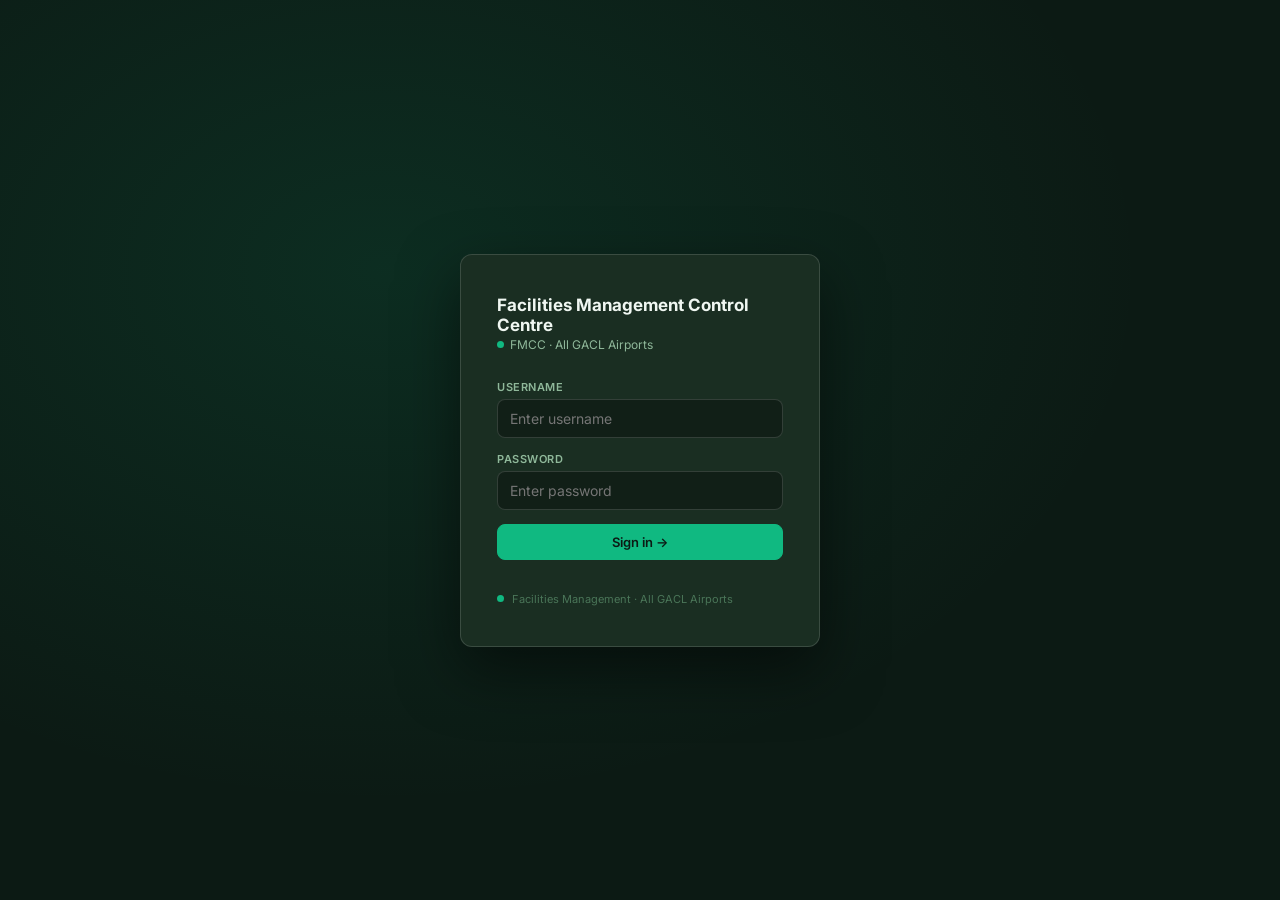
<file: fmcc.html>
<!DOCTYPE html>
<html lang="en">
<head>
<meta charset="UTF-8">
<meta name="viewport" content="width=device-width, initial-scale=1.0">
<title>FMCC — Facilities Management Control Centre · GACL</title>
<link href="https://fonts.googleapis.com/css2?family=Inter:wght@400;500;600;700&family=JetBrains+Mono:wght@400;600&display=swap" rel="stylesheet">
<style>
:root {
  --bg:      #0c1a14;
  --bg2:     #111f17;
  --bg3:     #1a2e22;
  --surface: #1a2e22;
  --surface2:#223829;
  --border:  rgba(255,255,255,0.08);
  --border2: rgba(255,255,255,0.14);
  --text:    #f0f7f2;
  --text2:   #8fb89a;
  --text3:   #4a7558;
  --green:   #10b981;
  --gold:    #f0a500;
  --navy:    #1a3a5c;
  --crit:    #ef4444; --crit-bg: rgba(239,68,68,0.15);
  --high:    #f59e0b; --high-bg: rgba(245,158,11,0.15);
  --med:     #3b82f6; --med-bg:  rgba(59,130,246,0.15);
  --low:     #10b981; --low-bg:  rgba(16,185,129,0.15);
  --plan:    #8b5cf6; --plan-bg: rgba(139,92,246,0.15);
  --r:8px; --r-lg:12px;
  --font:'Inter',system-ui,sans-serif;
  --mono:'JetBrains Mono',monospace;
}
*{box-sizing:border-box;margin:0;padding:0}
body{font-family:var(--font);background:var(--bg);color:var(--text);min-height:100vh;font-size:14px}

/* LOGIN */
#login-screen{display:none;min-height:100vh;align-items:center;justify-content:center;background:radial-gradient(ellipse at 30% 30%,rgba(16,185,129,0.12),transparent 60%),var(--bg);flex-direction:column}
#login-screen.on{display:flex}
.login-card{background:var(--surface);border:1px solid var(--border2);border-radius:var(--r-lg);padding:40px 36px;width:360px;box-shadow:0 24px 60px rgba(0,0,0,.5)}
.login-brand{display:flex;align-items:center;gap:12px;margin-bottom:28px}
.login-badge{width:40px;height:40px;background:var(--green);border-radius:10px;display:grid;place-items:center;font-weight:800;font-size:11px;color:#0c1a14;letter-spacing:.3px}
.login-title{font-size:17px;font-weight:700}
.login-sub{font-size:12px;color:var(--text2);margin-top:2px}
.lf{margin-bottom:14px}
.lf label{display:block;font-size:11px;font-weight:600;color:var(--text2);margin-bottom:5px;text-transform:uppercase;letter-spacing:.5px}
.lf input,.lf select{width:100%;padding:10px 12px;background:var(--bg2);border:1px solid var(--border2);border-radius:var(--r);color:var(--text);font-family:var(--font);font-size:14px;outline:none;transition:border .15s}
.lf input:focus,.lf select:focus{border-color:var(--green)}
.lf select option{background:var(--bg2)}
.login-err{background:var(--crit-bg);color:var(--crit);border-radius:6px;padding:8px 12px;font-size:12px;margin-bottom:12px;display:none}
.login-err.on{display:block}
.live-tag{display:flex;align-items:center;gap:8px;color:var(--text3);font-size:11px;margin-top:16px}
.live-dot{width:7px;height:7px;border-radius:50%;background:var(--green);animation:pulse 2s infinite}
@keyframes pulse{0%,100%{opacity:1}50%{opacity:.4}}

/* TOPBAR */
.topbar{background:var(--surface);border-bottom:1px solid var(--border);height:52px;display:flex;align-items:center;justify-content:space-between;padding:0 20px;position:sticky;top:0;z-index:50}
.tb-brand{display:flex;align-items:center;gap:10px;font-weight:700;font-size:15px;cursor:pointer}
.tb-badge{width:28px;height:28px;background:var(--green);border-radius:7px;display:grid;place-items:center;font-size:10px;font-weight:800;color:#0c1a14}
.tb-right{display:flex;align-items:center;gap:10px}
.tb-clock{font-family:var(--mono);font-size:13px;color:var(--text2)}
.tb-btn{background:rgba(255,255,255,0.06);border:1px solid var(--border);color:var(--text2);font-family:var(--font);font-size:12px;padding:5px 12px;border-radius:6px;cursor:pointer;transition:all .15s}
.tb-btn:hover{background:rgba(255,255,255,0.12);color:var(--text)}
.tb-av{width:28px;height:28px;border-radius:50%;background:var(--bg3);border:1.5px solid var(--border2);display:grid;place-items:center;font-size:10px;font-weight:700;color:var(--green)}
.tb-sep{width:1px;height:20px;background:var(--border)}
.tb-live{display:flex;align-items:center;gap:6px;font-size:11px;color:var(--green);font-weight:600}

/* LAYOUT */
.app{display:flex;height:calc(100vh - 52px)}

/* SIDEBAR */
.sidebar{width:210px;background:var(--surface);border-right:1px solid var(--border);padding:16px 10px;display:flex;flex-direction:column;gap:2px;flex-shrink:0;overflow-y:auto}
.nav-item{display:flex;align-items:center;gap:10px;padding:9px 12px;border-radius:var(--r);cursor:pointer;font-size:13px;font-weight:500;color:var(--text2);transition:all .15s;border:none;background:transparent;width:100%;text-align:left}
.nav-item:hover{background:rgba(255,255,255,0.06);color:var(--text)}
.nav-item.active{background:rgba(16,185,129,0.15);color:var(--green)}
.nav-item svg{width:15px;height:15px;flex-shrink:0}
.nav-badge{margin-left:auto;background:var(--crit);color:#fff;font-size:10px;font-weight:700;padding:1px 6px;border-radius:10px;min-width:18px;text-align:center}
.nav-section{font-size:9px;font-weight:700;letter-spacing:1.5px;text-transform:uppercase;color:var(--text3);padding:10px 12px 4px;margin-top:4px}
.tech-status{margin-top:auto;padding:10px 12px;border-radius:var(--r);border:1px solid var(--border);background:var(--bg2)}

/* MAIN */
.main{flex:1;overflow-y:auto;padding:20px}
.page{display:none}
.page.on{display:block}

/* PAGE HEADER */
.pg-head{display:flex;align-items:center;justify-content:space-between;margin-bottom:18px}
.pg-title{font-size:18px;font-weight:700}

/* STAT CARDS */
.stats-row{display:grid;grid-template-columns:repeat(5,1fr);gap:12px;margin-bottom:20px}
.stat-card{background:var(--surface);border:1px solid var(--border);border-radius:var(--r-lg);padding:14px 16px;position:relative;overflow:hidden}
.stat-card::before{content:'';position:absolute;left:0;top:0;bottom:0;width:3px}
.sc-crit::before{background:var(--crit)}.sc-high::before{background:var(--high)}.sc-med::before{background:var(--med)}.sc-low::before{background:var(--low)}.sc-plan::before{background:var(--plan)}
.stat-val{font-size:28px;font-weight:700;font-family:var(--mono);line-height:1;margin-bottom:4px}
.sc-crit .stat-val{color:var(--crit)}.sc-high .stat-val{color:var(--high)}.sc-med .stat-val{color:var(--med)}.sc-low .stat-val{color:var(--low)}.sc-plan .stat-val{color:var(--plan)}
.stat-label{font-size:10px;color:var(--text2);font-weight:600;text-transform:uppercase;letter-spacing:.5px}

/* CARDS */
.card{background:var(--surface);border:1px solid var(--border);border-radius:var(--r-lg);overflow:hidden;margin-bottom:16px}
.card-head{padding:13px 18px;border-bottom:1px solid var(--border);display:flex;align-items:center;justify-content:space-between;gap:12px}
.card-title{font-size:13px;font-weight:700}
.card-body{padding:16px 18px}

/* TABLE */
.tbl{width:100%;border-collapse:collapse}
.tbl th{text-align:left;font-size:10px;font-weight:700;text-transform:uppercase;letter-spacing:.5px;color:var(--text3);padding:8px 14px;border-bottom:1px solid var(--border)}
.tbl td{padding:10px 14px;border-bottom:1px solid rgba(255,255,255,0.04);vertical-align:middle;font-size:13px}
.tbl tr:last-child td{border-bottom:none}
.tbl tr:hover td{background:rgba(255,255,255,0.03);cursor:pointer}
.tkt-id{font-family:var(--mono);font-size:11px;font-weight:600;color:var(--green)}

/* PRIORITY BADGE */
.pri{display:inline-flex;align-items:center;gap:4px;padding:2px 8px;border-radius:20px;font-size:11px;font-weight:700}
.pri-crit{background:var(--crit-bg);color:var(--crit)}.pri-high{background:var(--high-bg);color:var(--high)}
.pri-med{background:var(--med-bg);color:var(--med)}.pri-low{background:var(--low-bg);color:var(--low)}.pri-plan{background:var(--plan-bg);color:var(--plan)}
.pri-dot{width:6px;height:6px;border-radius:50%;background:currentColor}

/* STATUS BADGE */
.sta{display:inline-block;padding:2px 9px;border-radius:4px;font-size:11px;font-weight:600}
.sta-new{background:rgba(239,68,68,0.15);color:#ef4444}
.sta-assigned{background:rgba(245,158,11,0.15);color:#f59e0b}
.sta-prog{background:rgba(59,130,246,0.15);color:#3b82f6}
.sta-parts{background:rgba(168,85,247,0.15);color:#a855f7}
.sta-resolved{background:rgba(16,185,129,0.15);color:#10b981}
.sta-closed{background:rgba(100,116,139,0.15);color:#94a3b8}
.sta-overdue{background:rgba(239,68,68,0.2);color:#f87171;font-style:italic}

/* CATEGORY ICON CHIP */
.cat-chip{display:inline-flex;align-items:center;gap:5px;padding:2px 8px;border-radius:4px;font-size:11px;font-weight:600;background:rgba(255,255,255,0.06);color:var(--text2)}

/* FORMS */
.form-row{display:grid;gap:14px;margin-bottom:14px}
.fr2{grid-template-columns:1fr 1fr}.fr3{grid-template-columns:1fr 1fr 1fr}
.fl label{display:block;font-size:11px;font-weight:600;color:var(--text2);margin-bottom:5px;text-transform:uppercase;letter-spacing:.5px}
.fl input,.fl select,.fl textarea{width:100%;padding:9px 12px;background:var(--bg2);border:1px solid var(--border2);border-radius:var(--r);color:var(--text);font-family:var(--font);font-size:13px;outline:none;transition:border .15s}
.fl input:focus,.fl select:focus,.fl textarea:focus{border-color:var(--green)}
.fl select option{background:var(--bg2)}
.fl textarea{resize:vertical;min-height:80px}
.fl input[readonly]{opacity:.6}

/* BUTTONS */
.btn{display:inline-flex;align-items:center;gap:7px;padding:9px 18px;border-radius:var(--r);font-family:var(--font);font-size:13px;font-weight:600;cursor:pointer;border:1px solid var(--border);background:rgba(255,255,255,0.06);color:var(--text);transition:all .15s}
.btn:hover{background:rgba(255,255,255,0.12)}.btn:disabled{opacity:.4;cursor:not-allowed}
.btn-green{background:var(--low-bg);color:var(--low);border-color:rgba(16,185,129,0.3)}.btn-green:hover{background:rgba(16,185,129,0.25)}
.btn-gold{background:var(--gold);color:#0c1a14;border-color:var(--gold)}.btn-gold:hover{background:#e09400}
.btn-red{background:var(--crit-bg);color:var(--crit);border-color:rgba(239,68,68,0.3)}
.btn-purple{background:rgba(168,85,247,0.15);color:#a855f7;border-color:rgba(168,85,247,0.3)}
.btn-amber{background:rgba(245,158,11,0.15);color:var(--high);border-color:rgba(245,158,11,0.3)}
.btn-sm{padding:5px 12px;font-size:12px}
.btn-full{width:100%;justify-content:center}
.btn svg{width:15px;height:15px;flex-shrink:0}

/* FILTER BAR */
.filter-bar{display:flex;gap:8px;flex-wrap:wrap;margin-bottom:16px;align-items:center}
.filter-bar select,.filter-bar input{padding:7px 10px;background:var(--surface);border:1px solid var(--border2);border-radius:var(--r);color:var(--text);font-family:var(--font);font-size:12px;outline:none}
.filter-bar select option{background:var(--bg2)}

/* FAULT DETAIL PANEL */
.fault-panel{display:none;position:fixed;inset:0;z-index:200;background:rgba(0,0,0,.6);backdrop-filter:blur(4px);align-items:flex-start;justify-content:flex-end}
.fault-panel.on{display:flex}
.fp-inner{width:540px;height:100vh;background:var(--bg2);border-left:1px solid var(--border);overflow-y:auto;display:flex;flex-direction:column}
.fp-head{padding:18px 20px;border-bottom:1px solid var(--border);display:flex;align-items:center;justify-content:space-between;position:sticky;top:0;background:var(--bg2)}
.fp-body{padding:20px;flex:1}
.log-entry{padding:10px 0;border-bottom:1px solid rgba(255,255,255,0.04);display:flex;gap:12px}
.log-entry:last-child{border-bottom:none}
.log-dot{width:8px;height:8px;border-radius:50%;background:var(--green);flex-shrink:0;margin-top:5px}

/* MODAL */
.modal-bg{position:fixed;inset:0;z-index:300;background:rgba(0,0,0,.7);display:none;align-items:center;justify-content:center}
.modal-bg.on{display:flex}
.modal{background:var(--bg2);border:1px solid var(--border2);border-radius:var(--r-lg);padding:28px;width:620px;max-height:92vh;overflow-y:auto;box-shadow:0 24px 60px rgba(0,0,0,.5)}
.modal-title{font-size:16px;font-weight:700;margin-bottom:20px;display:flex;align-items:center;gap:10px}

/* PPM */
.ppm-row{display:flex;align-items:center;gap:12px;padding:10px 14px;border-radius:var(--r);border:1px solid var(--border);background:var(--bg2);margin-bottom:8px}
.ppm-freq{font-size:11px;font-weight:700;padding:2px 8px;border-radius:10px;background:var(--plan-bg);color:var(--plan)}
.ppm-due{font-family:var(--mono);font-size:11px}
.ppm-overdue{color:var(--crit)}
.ppm-ok{color:var(--low)}
.ppm-soon{color:var(--high)}

/* ASSETS */
.asset-card{background:var(--bg2);border:1px solid var(--border);border-radius:var(--r);padding:14px 16px}
.asset-status{width:8px;height:8px;border-radius:50%;flex-shrink:0}
.as-ok{background:var(--low)}.as-fault{background:var(--crit)}.as-maint{background:var(--high)}

/* TABS */
.tabs{display:flex;gap:4px;margin-bottom:16px;background:var(--bg2);padding:4px;border-radius:var(--r);width:fit-content}
.tab{padding:7px 16px;border-radius:6px;font-size:12px;font-weight:600;color:var(--text2);cursor:pointer;border:none;background:transparent;transition:all .15s}
.tab.active{background:var(--surface2);color:var(--text)}

/* TOAST */
.toast{position:fixed;bottom:20px;right:20px;background:var(--surface2);border:1px solid var(--border2);color:var(--text);padding:10px 18px;border-radius:var(--r);font-size:13px;font-weight:500;box-shadow:0 8px 30px rgba(0,0,0,.4);transform:translateY(60px);opacity:0;transition:all .25s;z-index:9999;pointer-events:none;display:flex;align-items:center;gap:8px}
.toast.on{transform:translateY(0);opacity:1}
.divider{border:none;border-top:1px solid var(--border);margin:14px 0}
.sla-bar{height:6px;border-radius:3px;background:rgba(255,255,255,0.06);overflow:hidden;margin-top:5px}
.sla-fill{height:6px;border-radius:3px;transition:width .3s}
@media(max-width:900px){.sidebar{display:none}.stats-row{grid-template-columns:1fr 1fr}}
</style>
</head>
<body>

<!-- LOGIN -->
<div id="login-screen" class="on">
  <div class="login-card">
    <div class="login-brand" style="flex-direction:column;align-items:flex-start;gap:14px">
      <div>
        <div class="login-title">Facilities Management Control Centre</div>
        <div class="login-sub" style="display:flex;align-items:center;gap:6px"><span class="live-dot" style="width:7px;height:7px"></span> FMCC · All GACL Airports</div>
      </div>
    </div>
    <div class="login-err" id="login-err"></div>
    <div class="lf"><label>Username</label><input id="l-user" type="text" placeholder="Enter username" onkeydown="if(event.key==='Enter')doLogin()"></div>
    <div class="lf"><label>Password</label><input id="l-pass" type="password" placeholder="Enter password" onkeydown="if(event.key==='Enter')doLogin()"></div>
    <button class="btn btn-green btn-full" style="margin-bottom:16px;background:var(--green);color:#0c1a14;border-color:var(--green)" onclick="doLogin()">Sign in →</button>
    <div class="live-tag"><span class="live-dot"></span>Facilities Management · All GACL Airports</div>
  </div>
</div>

<!-- TOPBAR -->
<div class="topbar" id="topbar" style="display:none">
  <div style="display:flex;align-items:center;gap:14px">
    <div class="tb-brand" onclick="goPage('dashboard')" style="gap:12px">
      <span style="font-size:14px;font-weight:700;color:#10b981;letter-spacing:1px">FMCC</span>
    </div>
    <div class="tb-sep"></div>
    <div class="tb-live"><div class="live-dot"></div> LIVE</div>
  </div>
  <div class="tb-right">
    <div class="tb-clock" id="tb-clock">--:--:--</div>
    <button style="background:var(--green);color:#0c1a14;border-color:var(--green);font-weight:700;padding:7px 16px;border-radius:var(--r);font-family:var(--font);font-size:13px;cursor:pointer;border:none" onclick="openNewFault()">+ New Fault</button>
    <div class="tb-right" style="gap:8px">
      <div class="tb-av" id="tb-av">?</div>
      <span style="font-size:12px;color:var(--text2)" id="tb-name"></span>
      <button class="tb-btn" onclick="doLogout()">Sign out</button>
    </div>
  </div>
</div>

<!-- APP -->
<div class="app" id="app" style="display:none">

  <!-- SIDEBAR -->
  <nav class="sidebar">
    <button class="nav-item active" onclick="goPage('dashboard',this)">
      <svg viewBox="0 0 24 24" fill="none" stroke="currentColor" stroke-width="2"><rect x="3" y="3" width="7" height="7" rx="1"/><rect x="14" y="3" width="7" height="7" rx="1"/><rect x="3" y="14" width="7" height="7" rx="1"/><rect x="14" y="14" width="7" height="7" rx="1"/></svg>
      Dashboard
      <span class="nav-badge" id="badge-crit" style="display:none">0</span>
    </button>
    <button class="nav-item" onclick="goPage('faults',this)">
      <svg viewBox="0 0 24 24" fill="none" stroke="currentColor" stroke-width="2"><path d="M14 2H6a2 2 0 0 0-2 2v16a2 2 0 0 0 2 2h12a2 2 0 0 0 2-2V8z"/><polyline points="14 2 14 8 20 8"/></svg>
      Fault Queue
      <span class="nav-badge" id="badge-open" style="background:var(--med)">0</span>
    </button>
    <button class="nav-item" onclick="openNewFault()">
      <svg viewBox="0 0 24 24" fill="none" stroke="currentColor" stroke-width="2"><line x1="12" y1="5" x2="12" y2="19"/><line x1="5" y1="12" x2="19" y2="12"/></svg>
      Log Fault
    </button>
    <span class="nav-section">Maintenance</span>
    <button class="nav-item" onclick="goPage('ppm',this)">
      <svg viewBox="0 0 24 24" fill="none" stroke="currentColor" stroke-width="2"><rect x="3" y="4" width="18" height="18" rx="2"/><line x1="16" y1="2" x2="16" y2="6"/><line x1="8" y1="2" x2="8" y2="6"/><line x1="3" y1="10" x2="21" y2="10"/></svg>
      PPM Schedule
      <span class="nav-badge" id="badge-ppm" style="background:var(--high);display:none">0</span>
    </button>
    <button class="nav-item" onclick="goPage('assets',this)">
      <svg viewBox="0 0 24 24" fill="none" stroke="currentColor" stroke-width="2"><rect x="2" y="7" width="20" height="14" rx="2"/><path d="M16 7V5a2 2 0 0 0-2-2h-4a2 2 0 0 0-2 2v2"/></svg>
      Asset Register
    </button>
    <span class="nav-section">Management</span>
    <button class="nav-item" id="nav-reports" onclick="goPage('reports',this)">
      <svg viewBox="0 0 24 24" fill="none" stroke="currentColor" stroke-width="2"><line x1="18" y1="20" x2="18" y2="10"/><line x1="12" y1="20" x2="12" y2="4"/><line x1="6" y1="20" x2="6" y2="14"/></svg>
      Reports
    </button>
    <button class="nav-item" id="nav-admin" onclick="goPage('admin',this)">
      <svg viewBox="0 0 24 24" fill="none" stroke="currentColor" stroke-width="2"><circle cx="12" cy="12" r="3"/><path d="M19.07 4.93l-1.41 1.41M12 2v2M4.93 4.93l1.41 1.41M2 12h2M4.93 19.07l1.41-1.41M12 22v-2M19.07 19.07l-1.41-1.41M22 12h-2"/></svg>
      Admin
    </button>
    <button class="nav-item" onclick="window.open('aocc.html','_blank')">
      <svg viewBox="0 0 24 24" fill="none" stroke="currentColor" stroke-width="2"><path d="M22 16.92v3a2 2 0 0 1-2.18 2 19.79 19.79 0 0 1-8.63-3.07A19.5 19.5 0 0 1 4.69 12 19.79 19.79 0 0 1 1.54 3.17 2 2 0 0 1 3.52 1h3a2 2 0 0 1 2 1.72c.127.96.361 1.903.7 2.81a2 2 0 0 1-.45 2.11L8.09 8.91a16 16 0 0 0 5.99 5.99l1.27-1.27a2 2 0 0 1 2.11-.45c.907.339 1.85.573 2.81.7A2 2 0 0 1 22 16.92z"/></svg>
      Open AOCC ↗
    </button>

    <div class="tech-status">
      <div style="font-size:11px;font-weight:600;color:var(--text2);margin-bottom:6px">My Status</div>
      <select id="my-status" onchange="updateMyStatus(this.value)" style="background:transparent;border:none;color:var(--text);font-size:12px;font-weight:600;outline:none;cursor:pointer;width:100%">
        <option value="available">🟢 Available</option>
        <option value="busy">🔴 On Task</option>
        <option value="offsite">🟡 Off-site</option>
      </select>
      <div style="font-size:11px;color:var(--text3);margin-top:4px" id="tech-location">Location: KIA</div>
    </div>
  </nav>

  <!-- MAIN -->
  <div class="main">

    <!-- ══ DASHBOARD ══ -->
    <div id="page-dashboard" class="page on">
      <div class="stats-row" id="dash-stats"></div>
      <div style="display:grid;grid-template-columns:1fr 320px;gap:16px">
        <div>
          <div class="card">
            <div class="card-head">
              <span class="card-title">🔴 Critical &amp; High Priority Faults</span>
              <button class="btn btn-sm" onclick="goPage('faults',document.querySelectorAll('.nav-item')[1])">All faults →</button>
            </div>
            <table class="tbl" id="dash-active">
              <thead><tr><th>ID</th><th>Fault / Location</th><th>Category</th><th>Priority</th><th>Status</th><th>SLA</th></tr></thead>
              <tbody id="dash-active-body"></tbody>
            </table>
          </div>
          <div class="card">
            <div class="card-head"><span class="card-title">📅 PPM Due This Week</span><button class="btn btn-sm" onclick="goPage('ppm',document.querySelectorAll('.nav-item')[4])">View all →</button></div>
            <div class="card-body" id="dash-ppm"></div>
          </div>
        </div>
        <div>
          <div class="card" style="margin-bottom:12px">
            <div class="card-head"><span class="card-title">📊 By Category (Open)</span></div>
            <div class="card-body" id="dash-bycat"></div>
          </div>
          <div class="card">
            <div class="card-head"><span class="card-title">👷 Technicians</span></div>
            <div class="card-body" id="dash-techs"></div>
          </div>
        </div>
      </div>
    </div>

    <!-- ══ FAULT QUEUE ══ -->
    <div id="page-faults" class="page">
      <div class="pg-head">
        <span class="pg-title">Fault Queue</span>
        <button class="btn btn-green" onclick="openNewFault()">+ Log Fault</button>
      </div>
      <div class="filter-bar">
        <select id="f-pri" onchange="renderFaults()"><option value="">All Priorities</option><option>Critical</option><option>High</option><option>Medium</option><option>Low</option><option>Planned</option></select>
        <select id="f-sta" onchange="renderFaults()"><option value="">All Statuses</option><option>New</option><option>Assigned</option><option>In Progress</option><option>Pending Parts</option><option>Resolved</option><option>Closed</option></select>
        <select id="f-cat" onchange="renderFaults()"><option value="">All Categories</option><option>Electrical</option><option>HVAC</option><option>Lifts &amp; Escalators</option><option>Plumbing</option><option>Civil/Structural</option><option>Fire Systems</option><option>Generator/Power</option><option>Pest Control</option><option>Cleaning</option><option>Security Systems</option><option>Signage</option><option>Other</option></select>
        <select id="f-loc" onchange="renderFaults()"><option value="">All Locations</option><option>KIA — Accra</option><option>Kumasi Airport</option><option>Tamale Airport</option><option>Sunyani Airport</option><option>Ho Airport</option><option>Wa Airport</option></select>
        <input type="search" id="f-srch" placeholder="Search…" oninput="renderFaults()" style="flex:1;min-width:160px">
        <button class="btn btn-sm" onclick="exportCSV()">⬇ CSV</button>
      </div>
      <div class="card">
        <table class="tbl">
          <thead><tr><th>ID</th><th>Fault / Location</th><th>Category</th><th>Priority</th><th>Assigned To</th><th>Status</th><th>SLA</th><th>Logged</th><th></th></tr></thead>
          <tbody id="faults-body"></tbody>
        </table>
      </div>
    </div>

    <!-- ══ PPM ══ -->
    <div id="page-ppm" class="page">
      <div class="pg-head">
        <span class="pg-title">PPM — Planned Preventive Maintenance</span>
        <button class="btn btn-green" onclick="openAddPPM()">+ Add PPM Task</button>
      </div>
      <div class="tabs">
        <button class="tab active" onclick="ppmTab('all',this)">All</button>
        <button class="tab" onclick="ppmTab('overdue',this)">Overdue</button>
        <button class="tab" onclick="ppmTab('upcoming',this)">Due This Week</button>
        <button class="tab" onclick="ppmTab('done',this)">Completed</button>
      </div>
      <div id="ppm-list"></div>
    </div>

    <!-- ══ ASSETS ══ -->
    <div id="page-assets" class="page">
      <div class="pg-head">
        <span class="pg-title">Asset Register</span>
        <button class="btn btn-green" onclick="openAddAsset()">+ Add Asset</button>
      </div>
      <div class="filter-bar">
        <select id="a-cat" onchange="renderAssets()"><option value="">All Categories</option><option>HVAC Unit</option><option>Lift/Escalator</option><option>Generator</option><option>Fire Panel</option><option>Pump</option><option>Electrical Panel</option><option>UPS</option><option>CCTV</option><option>Other</option></select>
        <select id="a-loc" onchange="renderAssets()"><option value="">All Locations</option><option>KIA — Accra</option><option>Kumasi Airport</option><option>Tamale Airport</option></select>
        <input type="search" id="a-srch" placeholder="Search asset…" oninput="renderAssets()" style="flex:1;min-width:160px">
      </div>
      <div style="display:grid;grid-template-columns:repeat(auto-fill,minmax(260px,1fr));gap:12px" id="assets-grid"></div>
    </div>

    <!-- ══ REPORTS ══ -->
    <div id="page-reports" class="page">
      <div class="pg-head"><span class="pg-title">Reports &amp; Analytics</span></div>
      <div style="display:grid;grid-template-columns:1fr 1fr;gap:16px">
        <div class="card"><div class="card-head"><span class="card-title">Faults by Category (All time)</span></div><div class="card-body" id="rpt-cat"></div></div>
        <div class="card"><div class="card-head"><span class="card-title">Faults by Priority (All time)</span></div><div class="card-body" id="rpt-pri"></div></div>
        <div class="card"><div class="card-head"><span class="card-title">SLA Performance by Priority</span></div><div class="card-body" id="rpt-sla"></div></div>
        <div class="card"><div class="card-head"><span class="card-title">Resolution Time (Avg by Category)</span></div><div class="card-body" id="rpt-res"></div></div>
      </div>
    </div>

    <!-- ══ ADMIN ══ -->
    <div id="page-admin" class="page">
      <div class="pg-head"><span class="pg-title">Administration</span></div>
      <div class="card" style="margin-bottom:16px">
        <div class="card-head"><span class="card-title">Users &amp; Technicians</span><button class="btn btn-sm btn-green" onclick="openAddUser()">+ Add User</button></div>
        <table class="tbl"><thead><tr><th>Name</th><th>Username</th><th>Role</th><th>Speciality</th><th>Location</th><th></th></tr></thead><tbody id="admin-users"></tbody></table>
      </div>
      <div class="card">
        <div class="card-head"><span class="card-title">SLA Targets (hours)</span></div>
        <div class="card-body">
          <div class="form-row fr2">
            <div class="fl"><label>Critical response</label><input type="number" id="sla-crit" value="2" min="1"></div>
            <div class="fl"><label>High</label><input type="number" id="sla-high" value="8" min="1"></div>
            <div class="fl"><label>Medium</label><input type="number" id="sla-med" value="24" min="1"></div>
            <div class="fl"><label>Low</label><input type="number" id="sla-low" value="72" min="1"></div>
          </div>
          <button class="btn btn-green btn-sm" onclick="saveSLAs()">Save Targets</button>
        </div>
      </div>
    </div>

  </div>
</div>

<!-- ══ NEW FAULT MODAL ══ -->
<div class="modal-bg" id="new-fault-modal">
  <div class="modal">
    <div class="modal-title">
      <svg width="18" height="18" viewBox="0 0 24 24" fill="none" stroke="var(--green)" stroke-width="2"><path d="M10.29 3.86L1.82 18a2 2 0 0 0 1.71 3h16.94a2 2 0 0 0 1.71-3L13.71 3.86a2 2 0 0 0-3.42 0z"/><line x1="12" y1="9" x2="12" y2="13"/><line x1="12" y1="17" x2="12.01" y2="17"/></svg>
      Log New Fault
    </div>
    <div class="form-row fr2">
      <div class="fl"><label>Category <span style="color:var(--crit)">*</span></label>
        <select id="nf-cat" onchange="updateSubcat()">
          <option value="">— Select —</option>
          <option>Electrical</option><option>HVAC</option><option>Lifts &amp; Escalators</option>
          <option>Plumbing</option><option>Civil/Structural</option><option>Fire Systems</option>
          <option>Generator/Power</option><option>Pest Control</option><option>Cleaning</option>
          <option>Security Systems</option><option>Signage</option><option>Other</option>
        </select>
      </div>
      <div class="fl"><label>Sub-category</label><select id="nf-subcat"><option value="">— Select category first —</option></select></div>
    </div>
    <div class="form-row fr3">
      <div class="fl"><label>Airport</label>
        <select id="nf-airport">
          <option>KIA — Accra</option><option>Kumasi Airport</option><option>Tamale Airport</option><option>Sunyani Airport</option><option>Ho Airport</option><option>Wa Airport</option>
        </select>
      </div>
      <div class="fl"><label>Terminal / Zone</label>
        <select id="nf-terminal">
          <option>Terminal 1</option><option>Terminal 2</option><option>Terminal 3</option>
          <option>Arrivals Hall</option><option>Departures Hall</option><option>Airside</option>
          <option>Landside</option><option>Car Park</option><option>Admin Block</option>
          <option>Fire Station</option><option>Cargo Terminal</option><option>External/Grounds</option>
        </select>
      </div>
      <div class="fl"><label>Specific Location</label><input type="text" id="nf-location" placeholder="e.g. Gate 14, Level 2"></div>
    </div>
    <div class="form-row fr2">
      <div class="fl"><label>Priority <span style="color:var(--crit)">*</span></label>
        <select id="nf-priority">
          <option value="Low">🟢 Low</option>
          <option value="Medium" selected>🔵 Medium</option>
          <option value="High">🟡 High</option>
          <option value="Critical">🔴 Critical</option>
          <option value="Planned">🟣 Planned</option>
        </select>
      </div>
      <div class="fl"><label>Assign To</label>
        <select id="nf-assign"><option value="">— Unassigned —</option></select>
      </div>
    </div>
    <div class="fl" style="margin-bottom:14px"><label>Fault Title / Subject <span style="color:var(--crit)">*</span></label>
      <input type="text" id="nf-title" placeholder="e.g. Air conditioning not cooling — Gate 5 waiting area">
    </div>
    <div class="form-row fr2">
      <div class="fl"><label>Reported By</label><input type="text" id="nf-reporter" placeholder="Name"></div>
      <div class="fl"><label>Contact</label><input type="text" id="nf-contact" placeholder="Ext. or phone"></div>
    </div>
    <div class="fl" style="margin-bottom:14px"><label>Description / Observations</label>
      <textarea id="nf-desc" placeholder="Describe the fault in detail. Include any error codes, sounds, smells, affected equipment, number of people impacted…"></textarea>
    </div>
    <div class="fl" style="margin-bottom:14px"><label>Asset ID / Equipment (if known)</label>
      <input type="text" id="nf-asset" placeholder="e.g. AHU-T3-02, LIFT-A-KIA">
    </div>
    <div style="display:flex;gap:10px">
      <button class="btn btn-green" style="flex:1;justify-content:center;background:var(--green);color:#0c1a14;border-color:var(--green)" onclick="createFault()">Log Fault</button>
      <button class="btn" onclick="closeModal('new-fault-modal')">Cancel</button>
    </div>
  </div>
</div>

<!-- ══ ADD PPM MODAL ══ -->
<div class="modal-bg" id="add-ppm-modal">
  <div class="modal">
    <div class="modal-title">Add PPM Task</div>
    <div class="fl" style="margin-bottom:14px"><label>Task Title <span style="color:var(--crit)">*</span></label><input type="text" id="pp-title" placeholder="e.g. Monthly HVAC filter inspection — T3"></div>
    <div class="form-row fr3">
      <div class="fl"><label>Category</label><select id="pp-cat"><option>Electrical</option><option>HVAC</option><option>Lifts &amp; Escalators</option><option>Plumbing</option><option>Fire Systems</option><option>Generator/Power</option><option>Civil/Structural</option><option>Other</option></select></div>
      <div class="fl"><label>Frequency</label><select id="pp-freq"><option>Daily</option><option>Weekly</option><option>Monthly</option><option>Quarterly</option><option>Annual</option></select></div>
      <div class="fl"><label>Next Due</label><input type="date" id="pp-due"></div>
    </div>
    <div class="form-row fr2">
      <div class="fl"><label>Location</label><input type="text" id="pp-loc" placeholder="e.g. KIA Terminal 3"></div>
      <div class="fl"><label>Assigned To</label><select id="pp-assign"><option value="">— Any available —</option></select></div>
    </div>
    <div style="display:flex;gap:10px;margin-top:4px">
      <button class="btn btn-green" style="flex:1;justify-content:center;background:var(--green);color:#0c1a14;border-color:var(--green)" onclick="savePPM()">Add Task</button>
      <button class="btn" onclick="closeModal('add-ppm-modal')">Cancel</button>
    </div>
  </div>
</div>

<!-- ══ ADD ASSET MODAL ══ -->
<div class="modal-bg" id="add-asset-modal">
  <div class="modal">
    <div class="modal-title">Add Asset</div>
    <div class="form-row fr2">
      <div class="fl"><label>Asset ID <span style="color:var(--crit)">*</span></label><input type="text" id="as-id" placeholder="e.g. AHU-T3-02"></div>
      <div class="fl"><label>Asset Name <span style="color:var(--crit)">*</span></label><input type="text" id="as-name" placeholder="e.g. AHU Unit — T3 Gate 5"></div>
    </div>
    <div class="form-row fr3">
      <div class="fl"><label>Category</label><select id="as-cat"><option>HVAC Unit</option><option>Lift/Escalator</option><option>Generator</option><option>Fire Panel</option><option>Pump</option><option>Electrical Panel</option><option>UPS</option><option>CCTV</option><option>Other</option></select></div>
      <div class="fl"><label>Location</label><input type="text" id="as-loc" placeholder="KIA T3 Level 2"></div>
      <div class="fl"><label>Status</label><select id="as-status"><option value="ok">Operational</option><option value="fault">Faulty</option><option value="maint">Under Maintenance</option></select></div>
    </div>
    <div class="form-row fr2">
      <div class="fl"><label>Make / Model</label><input type="text" id="as-model" placeholder="e.g. Carrier 30HXC"></div>
      <div class="fl"><label>Installation Date</label><input type="date" id="as-date"></div>
    </div>
    <div class="fl" style="margin-bottom:14px"><label>Notes</label><textarea id="as-notes" style="min-height:60px" placeholder="Warranty info, last service date, vendor contact…"></textarea></div>
    <div style="display:flex;gap:10px">
      <button class="btn btn-green" style="flex:1;justify-content:center;background:var(--green);color:#0c1a14;border-color:var(--green)" onclick="saveAsset()">Add Asset</button>
      <button class="btn" onclick="closeModal('add-asset-modal')">Cancel</button>
    </div>
  </div>
</div>

<!-- ══ ADD USER MODAL ══ -->
<div class="modal-bg" id="add-user-modal">
  <div class="modal">
    <div class="modal-title">Add User</div>
    <div class="form-row fr2">
      <div class="fl"><label>Full Name</label><input type="text" id="au-name"></div>
      <div class="fl"><label>Username</label><input type="text" id="au-user"></div>
    </div>
    <div class="form-row fr3">
      <div class="fl"><label>Password</label><input type="password" id="au-pass"></div>
      <div class="fl"><label>Role</label><select id="au-role"><option value="technician">Technician</option><option value="supervisor">Supervisor</option><option value="admin">Admin</option></select></div>
      <div class="fl"><label>Speciality</label><select id="au-spec"><option>Electrical</option><option>HVAC</option><option>Plumbing</option><option>Civil</option><option>Fire Systems</option><option>Mechanical</option><option>General</option></select></div>
    </div>
    <div class="fl" style="margin-bottom:14px"><label>Primary Location</label><select id="au-loc"><option>KIA — Accra</option><option>Kumasi Airport</option><option>Tamale Airport</option><option>Sunyani Airport</option><option>Ho Airport</option><option>Wa Airport</option></select></div>
    <div style="display:flex;gap:10px">
      <button class="btn btn-green" style="flex:1;justify-content:center;background:var(--green);color:#0c1a14;border-color:var(--green)" onclick="saveUser()">Add User</button>
      <button class="btn" onclick="closeModal('add-user-modal')">Cancel</button>
    </div>
  </div>
</div>

<!-- ══ FAULT DETAIL PANEL ══ -->
<div class="fault-panel" id="fault-panel" onclick="closeFaultPanel(event)">
  <div class="fp-inner" onclick="event.stopPropagation()">
    <div class="fp-head">
      <div>
        <div class="tkt-id" id="fp-id" style="font-size:13px;margin-bottom:4px"></div>
        <div style="font-size:15px;font-weight:700" id="fp-title"></div>
      </div>
      <button onclick="closeFaultPanel()" style="border:none;background:transparent;color:var(--text2);font-size:20px;cursor:pointer">✕</button>
    </div>
    <div class="fp-body">
      <div id="fp-badges" style="display:flex;gap:6px;flex-wrap:wrap;margin-bottom:14px"></div>
      <div style="background:var(--bg2);border-radius:var(--r);padding:12px 14px;font-size:13px;color:var(--text2);line-height:1.6;margin-bottom:16px" id="fp-desc"></div>
      <div style="display:grid;grid-template-columns:1fr 1fr;gap:8px;font-size:12px;color:var(--text2);margin-bottom:16px" id="fp-meta"></div>

      <!-- SLA bar -->
      <div id="fp-sla-section" style="margin-bottom:16px">
        <div style="display:flex;justify-content:space-between;font-size:11px;color:var(--text3);margin-bottom:4px">
          <span>SLA Progress</span><span id="fp-sla-label"></span>
        </div>
        <div class="sla-bar"><div class="sla-fill" id="fp-sla-fill"></div></div>
      </div>

      <hr class="divider">
      <!-- Actions -->
      <div style="display:flex;gap:8px;flex-wrap:wrap;margin-bottom:16px">
        <button class="btn btn-sm btn-amber" onclick="updateStatus('Assigned')">Assign</button>
        <button class="btn btn-sm" style="background:rgba(59,130,246,0.15);color:var(--med);border-color:rgba(59,130,246,0.3)" onclick="updateStatus('In Progress')">▶ In Progress</button>
        <button class="btn btn-sm btn-purple" onclick="updateStatus('Pending Parts')">⏳ Pending Parts</button>
        <button class="btn btn-sm btn-green" onclick="updateStatus('Resolved')">✓ Resolved</button>
        <button class="btn btn-sm" style="background:rgba(100,116,139,0.15);color:#94a3b8" onclick="updateStatus('Closed')">✕ Close</button>
      </div>

      <!-- Reassign + escalate -->
      <div style="display:flex;gap:8px;margin-bottom:16px">
        <div style="flex:1">
          <div style="font-size:11px;font-weight:600;color:var(--text3);text-transform:uppercase;letter-spacing:.5px;margin-bottom:5px">Reassign To</div>
          <select id="fp-reassign" style="width:100%;padding:7px 10px;background:var(--bg2);border:1px solid var(--border2);border-radius:var(--r);color:var(--text);font-family:var(--font);font-size:12px;outline:none">
            <option value="">— Select technician —</option>
          </select>
        </div>
        <button class="btn btn-sm" style="margin-top:22px;align-self:flex-start" onclick="reassign()">Reassign</button>
        <button class="btn btn-sm btn-red" style="margin-top:22px;align-self:flex-start" onclick="escalateToAOCC()">🔴 Escalate to AOCC</button>
      </div>

      <!-- Work notes -->
      <div style="margin-bottom:16px">
        <div class="fl" style="margin-bottom:8px"><label>Work Done / Notes</label>
          <textarea id="fp-note" style="width:100%;padding:9px 12px;background:var(--bg2);border:1px solid var(--border2);border-radius:var(--r);color:var(--text);font-family:var(--font);font-size:13px;resize:vertical;min-height:70px;outline:none" placeholder="Describe work done, parts used, observations…"></textarea>
        </div>
        <button class="btn btn-sm btn-green" onclick="addNote()">Add Note</button>
      </div>

      <hr class="divider">
      <div style="font-size:11px;font-weight:700;color:var(--text3);text-transform:uppercase;letter-spacing:.5px;margin-bottom:10px">Activity Log</div>
      <div id="fp-log"></div>
    </div>
  </div>
</div>

<div class="toast" id="toast"><span id="t-icon">✓</span><span id="t-msg"></span></div>

<script>
/* ════════════════════════════════════════════
   FMCC — Facilities Management Control Centre
   Ghana Airports Company Limited
   ════════════════════════════════════════════ */

const CATEGORIES = ['Electrical','HVAC','Lifts & Escalators','Plumbing','Civil/Structural','Fire Systems','Generator/Power','Pest Control','Cleaning','Security Systems','Signage','Other'];
const SUBCATS = {
  'Electrical':       ['Power outage','Lighting fault','Socket/outlet','Distribution board','Wiring issue','Emergency lighting','Other'],
  'HVAC':             ['AC not cooling','AC leaking','Ventilation fault','Thermostat','Filter replacement','Chiller issue','Other'],
  'Lifts & Escalators':['Lift out of service','Escalator fault','Lift door issue','Control panel fault','Safety sensor','Overload fault','Other'],
  'Plumbing':         ['Leaking pipe','Blocked drain','Toilet fault','No water supply','Water contamination','Sewage issue','Other'],
  'Civil/Structural': ['Ceiling damage','Floor damage','Door/window fault','Wall crack','Roof leak','Signage structure','Other'],
  'Fire Systems':     ['Fire alarm fault','Sprinkler issue','Extinguisher inspection','Fire door fault','Smoke detector','Emergency exit','Other'],
  'Generator/Power':  ['Generator fault','Fuel level','Automatic transfer failure','UPS fault','Power quality','Load shedding impact','Other'],
  'Pest Control':     ['Rodent sighting','Insect infestation','Bird control','Preventive treatment','Other'],
  'Cleaning':         ['Deep cleaning required','Spill/contamination','Restroom issue','Waste overflow','Other'],
  'Security Systems': ['CCTV fault','Access control','Intercom fault','Other'],
  'Signage':          ['Broken sign','Faded/illegible','Directional update needed','Illuminated sign fault','Other'],
  'Other':            ['General maintenance','Other']
};
const AIRPORTS = ['KIA — Accra','Kumasi Airport','Tamale Airport','Sunyani Airport','Ho Airport','Wa Airport'];
const CAT_ICONS = {'Electrical':'⚡','HVAC':'❄️','Lifts & Escalators':'🛗','Plumbing':'🔧','Civil/Structural':'🏗️','Fire Systems':'🔥','Generator/Power':'⚙️','Pest Control':'🐛','Cleaning':'🧹','Security Systems':'🔐','Signage':'🪧','Other':'🔩'};

let SLA_H = { Critical:2, High:8, Medium:24, Low:72, Planned:168 };
const K = { users:'fmcc_users', faults:'fmcc_faults', ppm:'fmcc_ppm', assets:'fmcc_assets' };
const getData = k => { try{ return JSON.parse(localStorage.getItem(k)||'[]'); }catch{ return []; }};
const setData = (k,v) => localStorage.setItem(k, JSON.stringify(v));

function initStorage() {
  if (!getData(K.users).length) {
    setData(K.users,[
      { id:1, name:'FMCC Control',     username:'admin',    password:'fmcc2026', role:'admin',       spec:'General',   loc:'KIA — Accra', status:'available' },
      { id:2, name:'Kweku Asante',     username:'kasante',  password:'tech123',  role:'technician',  spec:'Electrical',loc:'KIA — Accra', status:'available' },
      { id:3, name:'Emmanuel Darko',   username:'edarko',   password:'tech123',  role:'technician',  spec:'HVAC',      loc:'KIA — Accra', status:'available' },
      { id:4, name:'Abena Frimpong',   username:'afrimpong',password:'tech123',  role:'technician',  spec:'Plumbing',  loc:'KIA — Accra', status:'busy' },
      { id:5, name:'Kofi Owusu',       username:'kowusu',   password:'sup123',   role:'supervisor',  spec:'General',   loc:'KIA — Accra', status:'available' },
    ]);
  }

  if (!getData(K.faults).length) {
    const now = Date.now();
    const faults = [
      mkFault({cat:'HVAC',sub:'AC not cooling',airport:'KIA — Accra',terminal:'Terminal 3',loc:'Gate 5 waiting area',priority:'High',title:'Air conditioning not cooling — Gate 5 waiting area',reporter:'Passenger Services',contact:'Ext. 3196',desc:'Multiple passengers complaining of excessive heat in the Gate 5 seating area. AC unit appears to be running but blowing warm air. Started approximately 2 hours ago.',assign:'Emmanuel Darko',status:'In Progress',asset:'AHU-T3-05',created:now-3*3600000}),
      mkFault({cat:'Lifts & Escalators',sub:'Escalator fault',airport:'KIA — Accra',terminal:'Arrivals Hall',loc:'Main escalator, south side',priority:'Critical',title:'Main arrivals escalator out of service',reporter:'Night Supervisor',contact:'Ext. 2035',desc:'Main escalator in arrivals hall has stopped. Passengers with heavy luggage unable to use. Elevator capacity overwhelmed. Fault code E-17 showing on panel.',assign:'Kofi Owusu',status:'Assigned',asset:'ESC-ARR-01',created:now-45*60000}),
      mkFault({cat:'Plumbing',sub:'Blocked drain',airport:'KIA — Accra',terminal:'Terminal 2',loc:"Gents' restroom, Level 1",priority:'High',title:"Blocked drain — Gents' restroom T2 Level 1",reporter:'Cleaning Supervisor',contact:'Ext. 2441',desc:'Two urinals and a floor drain blocked. Water pooling on floor. Health and safety risk. Smells reported by passengers.',assign:'Abena Frimpong',status:'In Progress',asset:'',created:now-90*60000}),
      mkFault({cat:'Electrical',sub:'Lighting fault',airport:'KIA — Accra',terminal:'Car Park',loc:'Multi-storey car park Level 3',priority:'Medium',title:'40% of lighting failed — Car Park Level 3',reporter:'Security Officer',contact:'Ext. 2504',desc:'Approximately 40% of fluorescent lights on Level 3 not working. Safety concern especially at night. May be a faulty breaker.',assign:'Kweku Asante',status:'Assigned',asset:'ELEC-PARK-L3',created:now-5*3600000}),
      mkFault({cat:'Fire Systems',sub:'Fire alarm fault',airport:'KIA — Accra',terminal:'Admin Block',loc:'3rd Floor Server Room',priority:'Critical',title:'Fire alarm panel fault — Admin Block server room',reporter:'ICT Help Desk',contact:'Ext. 1090',desc:'Fire alarm panel showing fault code on 3rd floor zone. System showing partial failure. Server room fire suppression may be affected.',assign:'Kofi Owusu',status:'New',asset:'FA-ADMIN-01',created:now-15*60000}),
      mkFault({cat:'Generator/Power',sub:'Fuel level',airport:'Kumasi Airport',terminal:'Terminal 1',loc:'Generator room',priority:'Low',title:'Standby generator fuel level low — Kumasi',reporter:'Airport Manager',contact:'0322080800',desc:'Standby generator at 20% fuel. Scheduled fuel delivery overdue by 3 days. Request urgent top-up.',assign:'',status:'New',asset:'GEN-KSI-01',created:now-8*3600000}),
      mkFault({cat:'HVAC',sub:'Filter replacement',airport:'KIA — Accra',terminal:'Terminal 1',loc:'AHU Room, Basement',priority:'Planned',title:'Quarterly HVAC filter replacement — T1',reporter:'PPM Schedule',contact:'FMCC',desc:'Scheduled quarterly filter replacement for all 12 AHU units in Terminal 1. Last done 3 months ago.',assign:'Emmanuel Darko',status:'Resolved',asset:'AHU-T1-ALL',created:now-7*24*3600000}),
    ];
    setData(K.faults, faults);
  }

  if (!getData(K.ppm).length) {
    const today = new Date();
    const addDays = d => { const n=new Date(); n.setDate(n.getDate()+d); return n.toISOString().slice(0,10); };
    setData(K.ppm,[
      { id:'PPM-001', title:'Weekly fire extinguisher visual inspection', cat:'Fire Systems', freq:'Weekly', loc:'KIA — All terminals', assign:'Kofi Owusu', nextDue:addDays(1), lastDone:addDays(-6), status:'upcoming' },
      { id:'PPM-002', title:'Monthly HVAC filter inspection — T3', cat:'HVAC', freq:'Monthly', loc:'KIA Terminal 3', assign:'Emmanuel Darko', nextDue:addDays(3), lastDone:addDays(-27), status:'upcoming' },
      { id:'PPM-003', title:'Lift safety inspection — T1, T2, T3', cat:'Lifts & Escalators', freq:'Monthly', loc:'KIA — All terminals', assign:'Kofi Owusu', nextDue:addDays(-2), lastDone:addDays(-32), status:'overdue' },
      { id:'PPM-004', title:'Generator load test and fuel check', cat:'Generator/Power', freq:'Monthly', loc:'KIA Ramp/Apron', assign:'Kweku Asante', nextDue:addDays(7), lastDone:addDays(-21), status:'upcoming' },
      { id:'PPM-005', title:'Annual fire alarm panel service', cat:'Fire Systems', freq:'Annual', loc:'All GACL airports', assign:'Kofi Owusu', nextDue:addDays(45), lastDone:addDays(-320), status:'upcoming' },
      { id:'PPM-006', title:'Quarterly electrical panel inspection', cat:'Electrical', freq:'Quarterly', loc:'KIA Admin Block', assign:'Kweku Asante', nextDue:addDays(-5), lastDone:addDays(-95), status:'overdue' },
      { id:'PPM-007', title:'Daily terminal cleanliness walk-through', cat:'Cleaning', freq:'Daily', loc:'KIA — All terminals', assign:'', nextDue:addDays(0), lastDone:addDays(-1), status:'upcoming' },
    ]);
  }

  if (!getData(K.assets).length) {
    setData(K.assets,[
      { id:'AHU-T3-05', name:'AHU Unit — T3 Gate 5 area', cat:'HVAC Unit', loc:'KIA T3 Level 1', status:'fault', model:'Carrier 30HXC-250', installed:'2018-03-15', notes:'Warranty expired 2021. Last full service: Jan 2026.' },
      { id:'ESC-ARR-01', name:'Main Arrivals Escalator', cat:'Lift/Escalator', loc:'KIA Arrivals Hall', status:'fault', model:'Schindler 9300', installed:'2015-06-01', notes:'Annual inspection due. KONE service contract.' },
      { id:'GEN-KSI-01', name:'Standby Generator — Kumasi', cat:'Generator', loc:'Kumasi Airport', status:'ok', model:'Caterpillar 3516B', installed:'2012-04-10', notes:'1MW capacity. 5000-hour service due Q3 2026.' },
      { id:'FA-ADMIN-01', name:'Fire Alarm Panel — Admin Block', cat:'Fire Panel', loc:'KIA Admin Block', status:'fault', model:'Notifier NFS-3030', installed:'2019-11-20', notes:'Zone 3 partial fault. Service call logged.' },
      { id:'AHU-T1-ALL', name:'AHU Units — Terminal 1 (x12)', cat:'HVAC Unit', loc:'KIA Terminal 1 Basement', status:'ok', model:'Trane CGAM-120', installed:'2014-08-01', notes:'Filters replaced Jan 2026. Next: Apr 2026.' },
    ]);
  }
}

function mkFault({cat,sub,airport,terminal,loc,priority,title,reporter,contact,desc,assign,status,asset,created}) {
  const today = new Date(created||Date.now()).toISOString().slice(0,10).replace(/-/g,'');
  const existing = getData(K.faults).filter(f=>f.id.includes(today));
  const id = 'FMCC-'+today+'-'+String(existing.length+1).padStart(4,'0');
  return { id, cat, sub, airport, terminal, loc, priority, title, reporter, contact, desc, assignedTo:assign||'', status, asset, createdAt:created||Date.now(), updatedAt:created||Date.now(), resolvedAt:null, aoccRef:'', logs:[{time:created||Date.now(),user:'System',action:'Fault logged',note:''}] };
}

let USER=null, _viewFault=null, _ppmFilter='all';

/* ── AUTH ── */
function doLogin() {
  const u = document.getElementById('l-user').value.trim().toLowerCase();
  const p = document.getElementById('l-pass').value;
  const user = getData(K.users).find(x=>x.username===u&&x.password===p);
  const err = document.getElementById('login-err');
  if (!user) { err.textContent='Incorrect username or password.'; err.classList.add('on'); return; }
  USER=user; err.classList.remove('on');
  document.getElementById('login-screen').classList.remove('on');
  startApp();
}
function doLogout() { USER=null; location.reload(); }

function startApp() {
  document.getElementById('topbar').style.display='flex';
  document.getElementById('app').style.display='flex';
  const ini = USER.name.split(' ').map(w=>w[0]).join('').slice(0,2).toUpperCase();
  document.getElementById('tb-av').textContent=ini;
  document.getElementById('tb-name').textContent=USER.name+' · '+USER.role;
  document.getElementById('tech-location').textContent='Location: '+USER.loc;
  if(USER.role==='technician') { document.getElementById('nav-reports').style.display='none'; document.getElementById('nav-admin').style.display='none'; }
  populateSelects();
  startClock();
  renderDashboard();
  renderBadges();
  setInterval(()=>{ renderDashboard(); renderBadges(); },60000);
}

function startClock() {
  function tick(){ document.getElementById('tb-clock').textContent=new Date().toLocaleTimeString('en-GB',{hour:'2-digit',minute:'2-digit',second:'2-digit',timeZone:'Africa/Accra'}); }
  tick(); setInterval(tick,1000);
}

/* ── NAV ── */
function goPage(name, btn) {
  document.querySelectorAll('.page').forEach(p=>p.classList.remove('on'));
  document.querySelectorAll('.nav-item').forEach(b=>b.classList.remove('active'));
  document.getElementById('page-'+name).classList.add('on');
  if(btn) btn.classList.add('active');
  if(name==='faults') renderFaults();
  if(name==='ppm')    renderPPM();
  if(name==='assets') renderAssets();
  if(name==='reports')renderReports();
  if(name==='admin')  renderAdmin();
}

/* ── BADGES ── */
function renderBadges() {
  const faults = getData(K.faults);
  const crit = faults.filter(f=>f.priority==='Critical'&&f.status!=='Closed'&&f.status!=='Resolved').length;
  const open = faults.filter(f=>f.status==='New'||f.status==='Assigned').length;
  const ppm  = getData(K.ppm).filter(p=>p.status==='overdue').length;
  const bC=document.getElementById('badge-crit'), bO=document.getElementById('badge-open'), bP=document.getElementById('badge-ppm');
  bC.textContent=crit; bC.style.display=crit?'':'none';
  bO.textContent=open; bO.style.display=open?'':'none';
  bP.textContent=ppm;  bP.style.display=ppm?'':'none';
}

/* ── DASHBOARD ── */
function renderDashboard() {
  const faults=getData(K.faults);
  const todayStart=new Date(); todayStart.setHours(0,0,0,0);
  const open   =faults.filter(f=>f.status==='New').length;
  const inProg =faults.filter(f=>f.status==='In Progress'||f.status==='Assigned').length;
  const parts  =faults.filter(f=>f.status==='Pending Parts').length;
  const resToday=faults.filter(f=>f.status==='Resolved'&&f.updatedAt>=todayStart.getTime()).length;
  const overdue=faults.filter(f=>!['Resolved','Closed'].includes(f.status)&&slaRemain(f)<0).length;

  document.getElementById('dash-stats').innerHTML=`
    <div class="stat-card sc-crit"><div class="stat-val">${open}</div><div class="stat-label">New / Open</div></div>
    <div class="stat-card sc-high"><div class="stat-val">${inProg}</div><div class="stat-label">In Progress</div></div>
    <div class="stat-card sc-med"><div class="stat-val">${parts}</div><div class="stat-label">Pending Parts</div></div>
    <div class="stat-card sc-low"><div class="stat-val">${resToday}</div><div class="stat-label">Resolved Today</div></div>
    <div class="stat-card sc-plan" style="border-left-color:var(--crit)"><div class="stat-val" style="color:var(--crit)">${overdue}</div><div class="stat-label">SLA Breached</div></div>`;

  const pOrder={Critical:0,High:1,Medium:2,Low:3,Planned:4};
  const active=faults.filter(f=>['Critical','High'].includes(f.priority)&&!['Resolved','Closed'].includes(f.status))
    .sort((a,b)=>pOrder[a.priority]-pOrder[b.priority]||a.createdAt-b.createdAt).slice(0,6);

  document.getElementById('dash-active-body').innerHTML=active.length
    ? active.map(f=>`<tr onclick="openFaultDetail('${f.id}')">
        <td class="tkt-id">${f.id}</td>
        <td><div style="font-weight:500;font-size:13px">${f.title}</div><div style="font-size:11px;color:var(--text2)">${CAT_ICONS[f.cat]||'🔩'} ${f.cat} · ${f.airport} · ${f.terminal}</div></td>
        <td><span class="cat-chip">${CAT_ICONS[f.cat]||''} ${f.cat}</span></td>
        <td>${priBadge(f.priority)}</td>
        <td>${staBadge(f.status)}</td>
        <td>${slaWidget(f)}</td>
      </tr>`).join('')
    : '<tr><td colspan="6" style="text-align:center;padding:24px;color:var(--text3)">No critical/high priority active faults.</td></tr>';

  // By category
  const byCat={};
  faults.filter(f=>!['Resolved','Closed'].includes(f.status)).forEach(f=>byCat[f.cat]=(byCat[f.cat]||0)+1);
  const maxC=Math.max(...Object.values(byCat),1);
  document.getElementById('dash-bycat').innerHTML=Object.entries(byCat).sort((a,b)=>b[1]-a[1]).slice(0,6).map(([c,n])=>`
    <div style="margin-bottom:8px">
      <div style="display:flex;justify-content:space-between;font-size:11px;margin-bottom:3px">
        <span style="color:var(--text2)">${CAT_ICONS[c]||''} ${c}</span><span style="font-family:var(--mono);font-weight:700;color:var(--green)">${n}</span>
      </div>
      <div class="sla-bar"><div class="sla-fill" style="width:${Math.round(n/maxC*100)}%;background:var(--green)"></div></div>
    </div>`).join('');

  // Techs
  const users=getData(K.users);
  document.getElementById('dash-techs').innerHTML=users.filter(u=>u.role==='technician').map(u=>{
    const mine=faults.filter(f=>f.assignedTo===u.name&&!['Resolved','Closed'].includes(f.status)).length;
    const dotC={available:'var(--low)',busy:'var(--crit)',offsite:'var(--high)'}[u.status]||'var(--text3)';
    const ini=u.name.split(' ').map(w=>w[0]).join('').slice(0,2).toUpperCase();
    return `<div style="display:flex;align-items:center;justify-content:space-between;padding:7px 0;border-bottom:1px solid rgba(255,255,255,0.04)">
      <div style="display:flex;align-items:center;gap:8px">
        <div style="width:26px;height:26px;border-radius:50%;background:var(--bg3);border:2px solid ${dotC};display:grid;place-items:center;font-size:10px;font-weight:700;color:var(--green)">${ini}</div>
        <div><div style="font-size:12px;font-weight:600">${u.name}</div><div style="font-size:10px;color:var(--text3)">${u.spec}</div></div>
      </div>
      <span style="font-size:11px;font-family:var(--mono);color:${mine>0?'var(--high)':'var(--text3)'}">${mine} active</span>
    </div>`;
  }).join('');

  // PPM due this week
  const ppm=getData(K.ppm);
  const weekEnd=new Date(); weekEnd.setDate(weekEnd.getDate()+7);
  const dueWeek=ppm.filter(p=>{ const d=new Date(p.nextDue); return d<=weekEnd&&p.status!=='done'; }).slice(0,4);
  document.getElementById('dash-ppm').innerHTML=dueWeek.length
    ? dueWeek.map(p=>`<div class="ppm-row" style="margin-bottom:8px">
        <div style="flex:1"><div style="font-size:12px;font-weight:600">${p.title}</div><div style="font-size:11px;color:var(--text3);margin-top:2px">${p.loc}</div></div>
        <span class="ppm-freq">${p.freq}</span>
        <span class="ppm-due ${new Date(p.nextDue)<new Date()?'ppm-overdue':'ppm-ok'}">${fmtDate(p.nextDue)}</span>
      </div>`).join('')
    : '<div style="color:var(--text3);font-size:12px;padding:12px 0">No PPM tasks due this week.</div>';
}

/* ── FAULT QUEUE ── */
function renderFaults() {
  const faults=getData(K.faults);
  const fPri=document.getElementById('f-pri')?.value||'';
  const fSta=document.getElementById('f-sta')?.value||'';
  const fCat=document.getElementById('f-cat')?.value||'';
  const fLoc=document.getElementById('f-loc')?.value||'';
  const fSrc=(document.getElementById('f-srch')?.value||'').toLowerCase();
  const pO={Critical:0,High:1,Medium:2,Low:3,Planned:4};
  const filtered=faults.filter(f=>
    (!fPri||f.priority===fPri)&&(!fSta||f.status===fSta)&&
    (!fCat||f.cat===fCat)&&(!fLoc||f.airport===fLoc)&&
    (!fSrc||f.title.toLowerCase().includes(fSrc)||f.id.toLowerCase().includes(fSrc)||f.cat.toLowerCase().includes(fSrc))
  ).sort((a,b)=>pO[a.priority]-pO[b.priority]||a.createdAt-b.createdAt);

  document.getElementById('faults-body').innerHTML=filtered.length
    ? filtered.map(f=>`<tr onclick="openFaultDetail('${f.id}')">
        <td class="tkt-id">${f.id}</td>
        <td><div style="font-weight:500">${f.title}</div><div style="font-size:11px;color:var(--text2)">${f.airport} · ${f.terminal}${f.loc?' · '+f.loc:''}</div></td>
        <td><span class="cat-chip">${CAT_ICONS[f.cat]||''} ${f.cat}</span></td>
        <td>${priBadge(f.priority)}</td>
        <td style="font-size:12px;color:var(--text2)">${f.assignedTo||'<span style="color:var(--text3)">Unassigned</span>'}</td>
        <td>${staBadge(f.status)}</td>
        <td>${slaWidget(f)}</td>
        <td style="font-size:11px;font-family:var(--mono);color:var(--text3)">${fmtDT(f.createdAt)}</td>
        <td><button class="btn btn-sm" onclick="event.stopPropagation();openFaultDetail('${f.id}')">View →</button></td>
      </tr>`).join('')
    : '<tr><td colspan="9" style="text-align:center;padding:28px;color:var(--text3)">No faults match the current filters.</td></tr>';
}

/* ── NEW FAULT ── */
function openNewFault() {
  document.getElementById('new-fault-modal').classList.add('on');
  document.getElementById('nf-cat').focus();
  // Set today as default
}

function updateSubcat() {
  const cat=document.getElementById('nf-cat').value;
  const sel=document.getElementById('nf-subcat');
  const opts=(SUBCATS[cat]||['Other']);
  sel.innerHTML=opts.map(o=>`<option>${o}</option>`).join('');
}

function createFault() {
  const cat=document.getElementById('nf-cat').value;
  const title=document.getElementById('nf-title').value.trim();
  if(!cat){toast('Select a category','err');return;}
  if(!title){toast('Enter a fault title','err');return;}
  const faults=getData(K.faults);
  const today=new Date().toISOString().slice(0,10).replace(/-/g,'');
  const todayFaults=faults.filter(f=>f.id.includes(today));
  const fault={
    id:'FMCC-'+today+'-'+String(todayFaults.length+1).padStart(4,'0'),
    cat, sub:document.getElementById('nf-subcat').value,
    airport:document.getElementById('nf-airport').value,
    terminal:document.getElementById('nf-terminal').value,
    loc:document.getElementById('nf-location').value,
    priority:document.getElementById('nf-priority').value,
    title, reporter:document.getElementById('nf-reporter').value||'FMCC',
    contact:document.getElementById('nf-contact').value,
    desc:document.getElementById('nf-desc').value,
    assignedTo:document.getElementById('nf-assign').value,
    status:document.getElementById('nf-assign').value?'Assigned':'New',
    asset:document.getElementById('nf-asset').value,
    createdAt:Date.now(), updatedAt:Date.now(), resolvedAt:null, aoccRef:'',
    logs:[{time:Date.now(),user:USER.name,action:'Fault logged',note:''}]
  };
  faults.unshift(fault);
  setData(K.faults,faults);
  closeModal('new-fault-modal');
  ['nf-title','nf-desc','nf-reporter','nf-contact','nf-location','nf-asset'].forEach(id=>{const el=document.getElementById(id);if(el)el.value='';});
  document.getElementById('nf-cat').value='';
  document.getElementById('nf-priority').value='Medium';
  toast('Fault '+fault.id+' logged ✓');
  renderDashboard(); renderBadges();
  if(document.getElementById('page-faults').classList.contains('on')) renderFaults();
  if(fault.priority==='Critical') openFaultDetail(fault.id);
}

/* ── FAULT DETAIL ── */
function openFaultDetail(id) {
  const fault=getData(K.faults).find(f=>f.id===id);
  if(!fault)return;
  _viewFault=fault;
  document.getElementById('fp-id').textContent=fault.id;
  document.getElementById('fp-title').textContent=fault.title;
  document.getElementById('fp-desc').textContent=fault.desc||'(No description)';
  document.getElementById('fp-badges').innerHTML=
    priBadge(fault.priority)+' '+staBadge(fault.status)+
    `<span style="font-size:11px;background:var(--bg2);padding:2px 8px;border-radius:4px;color:var(--text2)">${CAT_ICONS[fault.cat]||''} ${fault.cat}</span>`+
    (fault.sub?`<span style="font-size:11px;background:var(--bg2);padding:2px 8px;border-radius:4px;color:var(--text2)">${fault.sub}</span>`:'')+
    (fault.aoccRef?`<span style="font-size:11px;background:rgba(239,68,68,0.15);padding:2px 8px;border-radius:4px;color:var(--crit)">AOCC: ${fault.aoccRef}</span>`:'');
  document.getElementById('fp-meta').innerHTML=
    `<div><div style="color:var(--text3);font-size:10px;text-transform:uppercase;margin-bottom:2px">Location</div><div>${fault.airport} · ${fault.terminal}${fault.loc?' · '+fault.loc:''}</div></div>`+
    `<div><div style="color:var(--text3);font-size:10px;text-transform:uppercase;margin-bottom:2px">Asset</div><div>${fault.asset||'—'}</div></div>`+
    `<div><div style="color:var(--text3);font-size:10px;text-transform:uppercase;margin-bottom:2px">Assigned To</div><div>${fault.assignedTo||'Unassigned'}</div></div>`+
    `<div><div style="color:var(--text3);font-size:10px;text-transform:uppercase;margin-bottom:2px">Reporter</div><div>${fault.reporter} · ${fault.contact||'—'}</div></div>`+
    `<div><div style="color:var(--text3);font-size:10px;text-transform:uppercase;margin-bottom:2px">Logged</div><div>${fmtDT(fault.createdAt)}</div></div>`+
    `<div><div style="color:var(--text3);font-size:10px;text-transform:uppercase;margin-bottom:2px">SLA Target</div><div>${SLA_H[fault.priority]}h</div></div>`;

  // SLA bar
  const remH=slaRemain(fault);
  const targetH=SLA_H[fault.priority];
  const pct=Math.max(0,Math.min(100,Math.round((targetH-Math.abs(remH))/targetH*100)));
  const barColor=remH<0?'var(--crit)':remH<targetH*0.25?'var(--high)':'var(--green)';
  document.getElementById('fp-sla-label').textContent=remH<0?`Breached by ${Math.abs(Math.round(remH))}h`:`${Math.round(remH)}h remaining`;
  document.getElementById('fp-sla-fill').style.cssText=`width:${pct}%;background:${barColor}`;

  // Populate reassign
  const sel=document.getElementById('fp-reassign');
  sel.innerHTML='<option value="">— Select technician —</option>';
  getData(K.users).filter(u=>u.role==='technician'||u.role==='supervisor').forEach(u=>{
    const o=document.createElement('option'); o.value=u.name; o.textContent=u.name+' ('+u.spec+')'; sel.appendChild(o);
  });

  // Log
  document.getElementById('fp-log').innerHTML=(fault.logs||[]).slice().reverse().map(l=>`
    <div class="log-entry">
      <div class="log-dot"></div>
      <div style="flex:1">
        <div style="display:flex;gap:8px;margin-bottom:2px"><span style="font-size:11px;font-weight:600">${l.action}</span><span style="font-family:var(--mono);font-size:10px;color:var(--text3)">${fmtDT(l.time)}</span></div>
        <div style="font-size:12px;color:var(--text2)">${l.user}${l.note?' — '+l.note:''}</div>
      </div>
    </div>`).join('');
  document.getElementById('fp-note').value='';
  document.getElementById('fault-panel').classList.add('on');
}

function closeFaultPanel(e) {
  if(!e||e.target===document.getElementById('fault-panel')){ document.getElementById('fault-panel').classList.remove('on'); _viewFault=null; }
}

function updateStatus(status) {
  if(!_viewFault)return;
  const faults=getData(K.faults); const f=faults.find(x=>x.id===_viewFault.id);
  if(!f)return;
  f.status=status; f.updatedAt=Date.now();
  if(status==='Resolved') f.resolvedAt=Date.now();
  f.logs.push({time:Date.now(),user:USER.name,action:'Status → '+status,note:''});
  setData(K.faults,faults); _viewFault=f;
  openFaultDetail(f.id); renderDashboard(); renderBadges();
  if(document.getElementById('page-faults').classList.contains('on')) renderFaults();
  toast('Status updated: '+status);
}

function reassign() {
  const to=document.getElementById('fp-reassign').value;
  if(!to||!_viewFault)return;
  const faults=getData(K.faults); const f=faults.find(x=>x.id===_viewFault.id);
  if(!f)return;
  f.assignedTo=to; f.status='Assigned'; f.updatedAt=Date.now();
  f.logs.push({time:Date.now(),user:USER.name,action:'Reassigned to '+to,note:''});
  setData(K.faults,faults); _viewFault=f;
  openFaultDetail(f.id); renderDashboard();
  toast('Reassigned to '+to);
}

function addNote() {
  const note=document.getElementById('fp-note').value.trim();
  if(!note||!_viewFault)return;
  const faults=getData(K.faults); const f=faults.find(x=>x.id===_viewFault.id);
  if(!f)return;
  f.logs.push({time:Date.now(),user:USER.name,action:'Note added',note}); f.updatedAt=Date.now();
  setData(K.faults,faults); _viewFault=f;
  openFaultDetail(f.id); toast('Note saved ✓');
}

function escalateToAOCC() {
  if(!_viewFault)return;
  const ref='AOCC-'+new Date().toISOString().slice(0,10).replace(/-/g,'')+'-'+String(Math.floor(1000+Math.random()*9000));
  const faults=getData(K.faults); const f=faults.find(x=>x.id===_viewFault.id);
  if(!f)return;
  f.aoccRef=ref; f.priority='Critical'; f.updatedAt=Date.now();
  f.logs.push({time:Date.now(),user:USER.name,action:'Escalated to AOCC',note:'AOCC ref: '+ref+'. Priority upgraded to Critical.'});
  setData(K.faults,faults); _viewFault=f;
  openFaultDetail(f.id); renderDashboard(); renderBadges();
  toast('Escalated — AOCC ref: '+ref);
  // Open AOCC in new tab so operator can log directly
  setTimeout(()=>window.open('aocc.html','_blank'),500);
}

/* ── PPM ── */
function ppmTab(filter, btn) {
  _ppmFilter=filter;
  document.querySelectorAll('.tab').forEach(t=>t.classList.remove('active'));
  btn.classList.add('active');
  renderPPM();
}

function renderPPM() {
  let ppm=getData(K.ppm);
  if(_ppmFilter==='overdue')   ppm=ppm.filter(p=>p.status==='overdue');
  if(_ppmFilter==='upcoming')  ppm=ppm.filter(p=>{ const d=new Date(p.nextDue); const w=new Date(); w.setDate(w.getDate()+7); return d<=w&&p.status!=='done'; });
  if(_ppmFilter==='done')      ppm=ppm.filter(p=>p.status==='done');
  const freqColor={Daily:'var(--low)',Weekly:'var(--med)',Monthly:'var(--plan)',Quarterly:'var(--high)',Annual:'var(--crit)'};
  document.getElementById('ppm-list').innerHTML=ppm.length
    ? ppm.map(p=>{
        const isOverdue=new Date(p.nextDue)<new Date()&&p.status!=='done';
        return `<div class="ppm-row" style="margin-bottom:8px;gap:14px">
          <div style="min-width:28px;text-align:center;font-size:18px">${CAT_ICONS[p.cat]||'🔧'}</div>
          <div style="flex:1">
            <div style="font-size:13px;font-weight:600;margin-bottom:2px">${p.title}</div>
            <div style="font-size:11px;color:var(--text3)">${p.loc} · Assigned: ${p.assign||'Any'}</div>
          </div>
          <span class="ppm-freq" style="background:${freqColor[p.freq]||'var(--plan)'}22;color:${freqColor[p.freq]||'var(--plan)'}">${p.freq}</span>
          <div style="text-align:right;min-width:90px">
            <div class="ppm-due ${isOverdue?'ppm-overdue':new Date(p.nextDue)<new Date(new Date().setDate(new Date().getDate()+3))?'ppm-soon':'ppm-ok'}" style="font-size:12px;font-weight:700">${fmtDate(p.nextDue)}</div>
            <div style="font-size:10px;color:var(--text3)">Last: ${p.lastDone?fmtDate(p.lastDone):'Never'}</div>
          </div>
          <div style="display:flex;gap:6px">
            ${p.status!=='done'?`<button class="btn btn-sm btn-green" onclick="markPPMDone('${p.id}')">✓ Done</button>`:'<span style="font-size:11px;color:var(--low);font-weight:600">✓ Done</span>'}
          </div>
        </div>`;
      }).join('')
    : '<div style="text-align:center;padding:40px;color:var(--text3)">No PPM tasks in this view.</div>';
}

function markPPMDone(id) {
  const ppm=getData(K.ppm); const p=ppm.find(x=>x.id===id);
  if(!p)return;
  const today=new Date().toISOString().slice(0,10);
  p.lastDone=today; p.status='done';
  // Compute next due based on frequency
  const d=new Date();
  const freqDays={Daily:1,Weekly:7,Monthly:30,Quarterly:91,Annual:365};
  d.setDate(d.getDate()+(freqDays[p.freq]||30));
  p.nextDue=d.toISOString().slice(0,10);
  setData(K.ppm,ppm); renderPPM(); renderBadges();
  toast('PPM task marked complete ✓');
}

function openAddPPM() {
  document.getElementById('add-ppm-modal').classList.add('on');
  document.getElementById('pp-due').value=new Date().toISOString().slice(0,10);
}
function savePPM() {
  const title=document.getElementById('pp-title').value.trim();
  if(!title){toast('Enter a task title','err');return;}
  const ppm=getData(K.ppm);
  ppm.push({ id:'PPM-'+String(ppm.length+1).padStart(3,'0'), title, cat:document.getElementById('pp-cat').value, freq:document.getElementById('pp-freq').value, loc:document.getElementById('pp-loc').value, assign:document.getElementById('pp-assign').value, nextDue:document.getElementById('pp-due').value, lastDone:'', status:'upcoming' });
  setData(K.ppm,ppm); closeModal('add-ppm-modal');
  document.getElementById('pp-title').value=''; document.getElementById('pp-loc').value='';
  renderPPM(); renderBadges(); toast('PPM task added ✓');
}

/* ── ASSETS ── */
function renderAssets() {
  let assets=getData(K.assets);
  const aCat=document.getElementById('a-cat')?.value||'';
  const aLoc=document.getElementById('a-loc')?.value||'';
  const aSrc=(document.getElementById('a-srch')?.value||'').toLowerCase();
  assets=assets.filter(a=>(!aCat||a.cat===aCat)&&(!aLoc||a.loc.includes(aLoc.split(' — ')[0]))&&(!aSrc||a.name.toLowerCase().includes(aSrc)||a.id.toLowerCase().includes(aSrc)));
  const stC={ok:'var(--low)',fault:'var(--crit)',maint:'var(--high)'};
  const stL={ok:'Operational',fault:'Faulty',maint:'Under Maintenance'};
  document.getElementById('assets-grid').innerHTML=assets.length
    ? assets.map(a=>`<div class="asset-card">
        <div style="display:flex;align-items:flex-start;justify-content:space-between;margin-bottom:10px">
          <div>
            <div style="font-family:var(--mono);font-size:11px;color:var(--green);margin-bottom:3px">${a.id}</div>
            <div style="font-size:13px;font-weight:600">${a.name}</div>
          </div>
          <div class="asset-status as-${a.status}" style="margin-top:4px"></div>
        </div>
        <div style="font-size:11px;color:var(--text3);margin-bottom:6px">${a.cat} · ${a.loc}</div>
        ${a.model?`<div style="font-size:11px;color:var(--text2);margin-bottom:4px">${a.model}</div>`:''}
        <div style="display:flex;align-items:center;justify-content:space-between;margin-top:8px">
          <span style="font-size:11px;font-weight:700;color:${stC[a.status]}">${stL[a.status]}</span>
          ${a.installed?`<span style="font-size:10px;color:var(--text3)">Installed: ${fmtDate(a.installed)}</span>`:''}
        </div>
        ${a.notes?`<div style="font-size:11px;color:var(--text3);margin-top:8px;padding-top:8px;border-top:1px solid rgba(255,255,255,0.06)">${a.notes}</div>`:''}
      </div>`)
    .join('')
    : '<div style="color:var(--text3);font-size:13px;padding:20px 0">No assets match.</div>';
}

function openAddAsset(){document.getElementById('add-asset-modal').classList.add('on');}
function saveAsset() {
  const id=document.getElementById('as-id').value.trim(); const name=document.getElementById('as-name').value.trim();
  if(!id||!name){toast('Asset ID and name required','err');return;}
  const assets=getData(K.assets);
  assets.push({id,name,cat:document.getElementById('as-cat').value,loc:document.getElementById('as-loc').value,status:document.getElementById('as-status').value,model:document.getElementById('as-model').value,installed:document.getElementById('as-date').value,notes:document.getElementById('as-notes').value});
  setData(K.assets,assets); closeModal('add-asset-modal');
  ['as-id','as-name','as-loc','as-model','as-date','as-notes'].forEach(i=>{const el=document.getElementById(i);if(el)el.value='';});
  renderAssets(); toast('Asset added ✓');
}

/* ── REPORTS ── */
function renderReports() {
  const faults=getData(K.faults);
  const priColor={Critical:'var(--crit)',High:'var(--high)',Medium:'var(--med)',Low:'var(--low)',Planned:'var(--plan)'};

  // By category
  const byCat={};
  faults.forEach(f=>byCat[f.cat]=(byCat[f.cat]||0)+1);
  const maxC=Math.max(...Object.values(byCat),1);
  document.getElementById('rpt-cat').innerHTML=Object.entries(byCat).sort((a,b)=>b[1]-a[1]).map(([c,n])=>`
    <div style="margin-bottom:9px">
      <div style="display:flex;justify-content:space-between;font-size:11px;margin-bottom:3px"><span style="color:var(--text2)">${CAT_ICONS[c]||''} ${c}</span><span style="font-weight:700;font-family:var(--mono)">${n}</span></div>
      <div class="sla-bar"><div class="sla-fill" style="width:${Math.round(n/maxC*100)}%;background:var(--green)"></div></div>
    </div>`).join('');

  // By priority
  const byPri={Critical:0,High:0,Medium:0,Low:0,Planned:0};
  faults.forEach(f=>byPri[f.priority]=(byPri[f.priority]||0)+1);
  const maxP=Math.max(...Object.values(byPri),1);
  document.getElementById('rpt-pri').innerHTML=Object.entries(byPri).map(([p,n])=>`
    <div style="margin-bottom:9px">
      <div style="display:flex;justify-content:space-between;font-size:11px;margin-bottom:3px"><span style="color:${priColor[p]}">${p}</span><span style="font-weight:700;font-family:var(--mono);color:${priColor[p]}">${n}</span></div>
      <div class="sla-bar"><div class="sla-fill" style="width:${Math.round(n/maxP*100)}%;background:${priColor[p]}"></div></div>
    </div>`).join('');

  // SLA performance
  document.getElementById('rpt-sla').innerHTML=Object.keys(SLA_H).map(p=>{
    const target=SLA_H[p];
    const resolved=faults.filter(f=>f.priority===p&&f.status==='Resolved'&&f.resolvedAt);
    const met=resolved.filter(f=>(f.resolvedAt-f.createdAt)/3600000<=target).length;
    const pct=resolved.length?Math.round(met/resolved.length*100):null;
    const avg=resolved.length?Math.round(resolved.reduce((s,f)=>s+(f.resolvedAt-f.createdAt)/3600000,0)/resolved.length):null;
    return `<div style="margin-bottom:12px;padding:10px 12px;background:var(--bg2);border-radius:var(--r);border-left:3px solid ${priColor[p]}">
      <div style="display:flex;justify-content:space-between;align-items:center;margin-bottom:3px">
        <span style="font-size:12px;font-weight:700;color:${priColor[p]}">${p}</span>
        <span style="font-family:var(--mono);font-size:11px;color:var(--text2)">Target: ${target}h</span>
      </div>
      <div style="font-size:11px;color:var(--text3)">${resolved.length?`Avg: ${avg}h · SLA met: ${pct}% (${met}/${resolved.length})`:'No resolved faults yet'}</div>
    </div>`;
  }).join('');

  // Avg resolution by category
  document.getElementById('rpt-res').innerHTML=Object.entries(byCat).sort((a,b)=>b[1]-a[1]).slice(0,6).map(([cat])=>{
    const resolved=faults.filter(f=>f.cat===cat&&f.status==='Resolved'&&f.resolvedAt);
    const avg=resolved.length?Math.round(resolved.reduce((s,f)=>s+(f.resolvedAt-f.createdAt)/3600000,0)/resolved.length):null;
    return `<div style="display:flex;justify-content:space-between;padding:8px 0;border-bottom:1px solid rgba(255,255,255,0.04);font-size:12px">
      <span style="color:var(--text2)">${CAT_ICONS[cat]||''} ${cat}</span>
      <span style="font-family:var(--mono);font-weight:700;color:${avg===null?'var(--text3)':avg<=SLA_H.Medium?'var(--low)':'var(--high)'}">${avg===null?'—':avg+'h avg'}</span>
    </div>`;
  }).join('');
}

/* ── ADMIN ── */
function renderAdmin() {
  const users=getData(K.users);
  const rc={admin:'var(--gold)',supervisor:'var(--med)',technician:'var(--low)'};
  document.getElementById('admin-users').innerHTML=users.map(u=>`<tr>
    <td style="font-weight:500">${u.name}</td>
    <td style="font-family:var(--mono);font-size:12px;color:var(--text2)">${u.username}</td>
    <td><span style="font-size:11px;font-weight:700;color:${rc[u.role]}">${u.role}</span></td>
    <td style="font-size:12px;color:var(--text2)">${u.spec}</td>
    <td style="font-size:12px;color:var(--text2)">${u.loc}</td>
    <td>${u.id!==USER.id?`<button class="btn btn-sm btn-red" onclick="deleteUser(${u.id})">Remove</button>`:'<span style="font-size:11px;color:var(--text3)">You</span>'}</td>
  </tr>`).join('');
}

function openAddUser(){document.getElementById('add-user-modal').classList.add('on');}
function saveUser() {
  const name=document.getElementById('au-name').value.trim();
  const user=document.getElementById('au-user').value.trim().toLowerCase();
  const pass=document.getElementById('au-pass').value;
  if(!name||!user||!pass){toast('Fill all fields','err');return;}
  if(pass.length<6){toast('Password min 6 chars','err');return;}
  const users=getData(K.users);
  if(users.find(u=>u.username===user)){toast('Username taken','err');return;}
  users.push({id:Date.now(),name,username:user,password:pass,role:document.getElementById('au-role').value,spec:document.getElementById('au-spec').value,loc:document.getElementById('au-loc').value,status:'available'});
  setData(K.users,users); closeModal('add-user-modal');
  ['au-name','au-user','au-pass'].forEach(id=>document.getElementById(id).value='');
  renderAdmin(); populateSelects(); toast('User added ✓');
}
function deleteUser(id) {
  if(!confirm('Remove this user?'))return;
  setData(K.users,getData(K.users).filter(u=>u.id!==id)); renderAdmin(); toast('User removed');
}
function saveSLAs() {
  SLA_H={Critical:+document.getElementById('sla-crit').value,High:+document.getElementById('sla-high').value,Medium:+document.getElementById('sla-med').value,Low:+document.getElementById('sla-low').value,Planned:168};
  toast('SLA targets saved ✓');
}

/* ── HELPERS ── */
function populateSelects() {
  const users=getData(K.users);
  const techs=users.filter(u=>u.role==='technician'||u.role==='supervisor');
  ['nf-assign','pp-assign'].forEach(id=>{
    const sel=document.getElementById(id); if(!sel)return;
    sel.innerHTML='<option value="">— Unassigned —</option>';
    techs.forEach(u=>{const o=document.createElement('option');o.value=u.name;o.textContent=u.name+' ('+u.spec+')';sel.appendChild(o);});
  });
}

function updateMyStatus(val) {
  const users=getData(K.users); const u=users.find(x=>x.id===USER.id);
  if(u){u.status=val;setData(K.users,users);USER.status=val;}
}

function slaRemain(fault) {
  if(['Resolved','Closed'].includes(fault.status)) return 999;
  const elapsed=(Date.now()-fault.createdAt)/3600000;
  return (SLA_H[fault.priority]||24)-elapsed;
}

function slaWidget(fault) {
  if(['Resolved','Closed'].includes(fault.status)) return `<span style="font-size:11px;color:var(--text3)">—</span>`;
  const rem=slaRemain(fault);
  if(rem<0) return `<span style="font-size:11px;color:var(--crit);font-weight:700">BREACHED ${Math.abs(Math.round(rem))}h</span>`;
  if(rem<2) return `<span style="font-size:11px;color:var(--high);font-weight:700">${Math.round(rem*60)}m left</span>`;
  return `<span style="font-size:11px;color:var(--low)">${Math.round(rem)}h left</span>`;
}

function priBadge(p) {
  const cls={Critical:'pri-crit',High:'pri-high',Medium:'pri-med',Low:'pri-low',Planned:'pri-plan'}[p]||'pri-low';
  return `<span class="pri ${cls}"><span class="pri-dot"></span>${p}</span>`;
}
function staBadge(s) {
  const cls={'New':'sta-new','Assigned':'sta-assigned','In Progress':'sta-prog','Pending Parts':'sta-parts','Resolved':'sta-resolved','Closed':'sta-closed'}[s]||'sta-new';
  return `<span class="sta ${cls}">${s}</span>`;
}
function fmtDT(ms) { return new Date(ms).toLocaleString('en-GB',{day:'numeric',month:'short',hour:'2-digit',minute:'2-digit'}); }
function fmtDate(d) { return d?new Date(d).toLocaleDateString('en-GB',{day:'numeric',month:'short',year:'numeric'}):'—'; }
function closeModal(id) { document.getElementById(id).classList.remove('on'); }

function exportCSV() {
  const faults=getData(K.faults);
  let csv='ID,Title,Category,Priority,Airport,Terminal,Assigned To,Status,Created\n';
  faults.forEach(f=>{ csv+=`"${f.id}","${f.title}","${f.cat}","${f.priority}","${f.airport}","${f.terminal}","${f.assignedTo}","${f.status}","${fmtDT(f.createdAt)}"\n`; });
  const a=document.createElement('a'); a.href=URL.createObjectURL(new Blob([csv],{type:'text/csv'})); a.download='FMCC_Faults_'+new Date().toISOString().slice(0,10)+'.csv'; a.click();
  toast('CSV exported ✓');
}

let _tt;
function toast(msg,type) {
  const el=document.getElementById('toast'); if(!el)return;
  document.getElementById('t-msg').textContent=msg;
  document.getElementById('t-icon').textContent=type==='err'?'✕':'✓';
  el.style.background=type==='err'?'rgba(239,68,68,0.9)':'var(--surface2)';
  el.classList.add('on'); clearTimeout(_tt); _tt=setTimeout(()=>el.classList.remove('on'),3500);
}

initStorage();
</script>
</body>
</html>
</file>
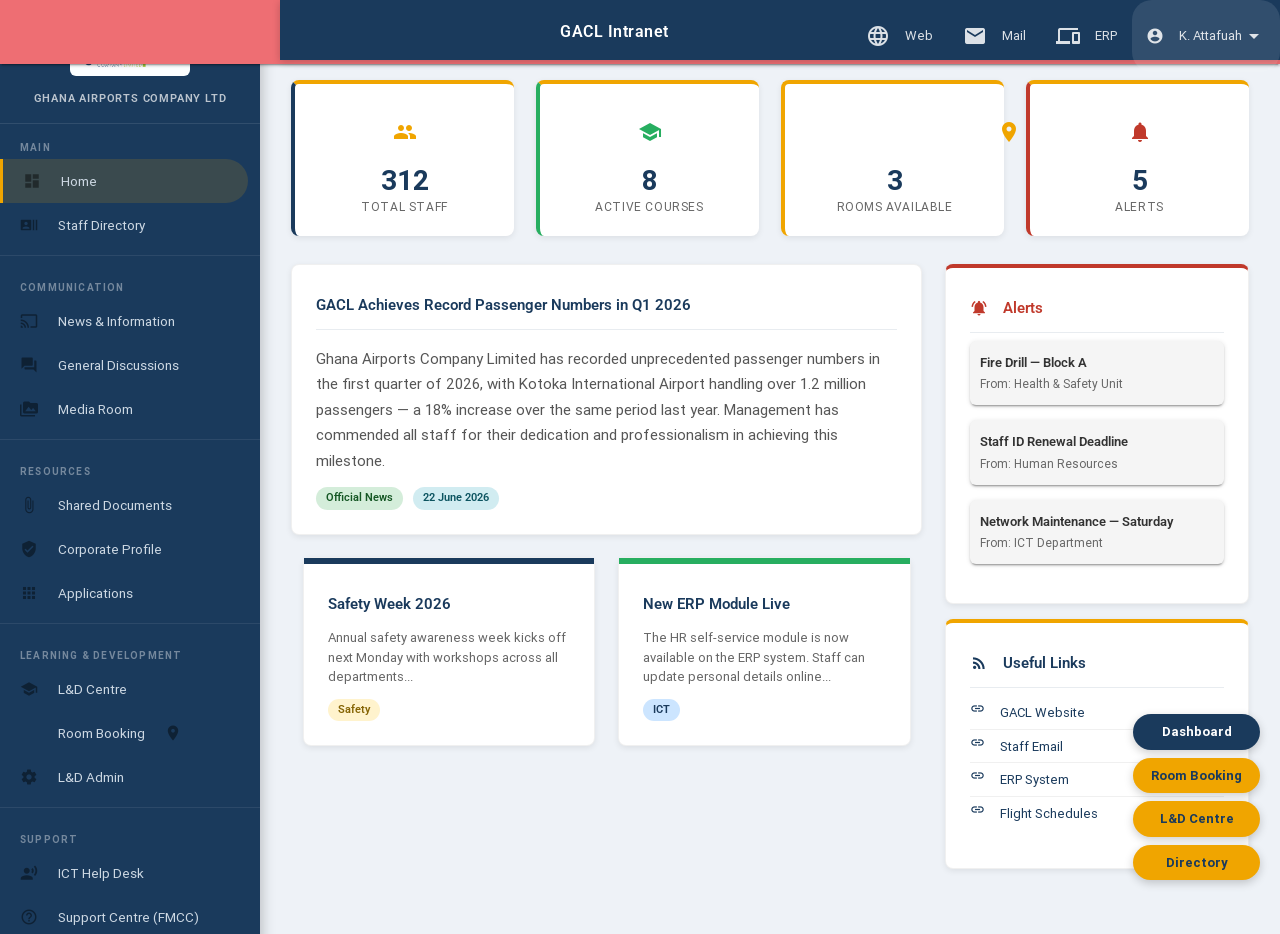
<file: preview.html>
<!DOCTYPE html>
<html lang="en">
<head>
  <meta charset="utf-8">
  <meta name="viewport" content="width=device-width, initial-scale=1">
  <title>GACL Intranet — UI Preview</title>
  <link rel="preconnect" href="https://fonts.googleapis.com">
  <link href="https://fonts.googleapis.com/css2?family=Roboto:wght@300;400;500;600;700&display=swap" rel="stylesheet">
  <link href="assets/css/materialize.min.css" rel="stylesheet">
  <link href="assets/css/material-icons/material-icons.css" rel="stylesheet">
  <link href="assets/css/font-awesome.min.css" rel="stylesheet">
  <link href="assets/css/design.css" rel="stylesheet">
  <style>
    /* Preview-only tab switcher */
    .preview-tabs { position:fixed; bottom:20px; right:20px; z-index:9999; display:flex; flex-direction:column; gap:8px; }
    .preview-tab  { background:var(--accent); color:var(--primary); border:none; border-radius:20px; padding:8px 18px; font-size:13px; font-weight:700; cursor:pointer; box-shadow:0 3px 10px rgba(0,0,0,0.2); font-family:'Roboto',sans-serif; }
    .preview-tab.active { background:var(--primary); color:#fff; }
    .page { display:none; } .page.active { display:block; }

    /* Demo nav active */
    .side-nav li.demo-active > a { background:rgba(240,165,0,0.15)!important; color:#f0a500!important; font-weight:600; border-left:3px solid #f0a500; padding-left:17px!important; }
  </style>
</head>
<body>

<!-- ═══════════════════════════════════════════════════════════
     SIDEBAR (shared across all pages)
══════════════════════════════════════════════════════════════ -->
<header>
  <ul id="slide-out" class="side-nav side fixed">

    <div class="sidebar-logo">
      <img src="assets/img/gacl-logo.jpg" alt="GACL" class="responsive-img">
      <div class="sidebar-org-name">Ghana Airports Company Ltd</div>
    </div>

    <span class="nav-section-label">Main</span>
    <li id="tab-home-nav" class="demo-active"><a href="#" onclick="showPage('dashboard');return false;">
      <i class="material-icons left">dashboard</i><span>Home</span></a></li>
    <li><a href="#" onclick="showPage('directory');return false;">
      <i class="material-icons left">recent_actors</i><span>Staff Directory</span></a></li>

    <hr class="sidebar-divider">
    <span class="nav-section-label">Communication</span>
    <li><a href="#"><i class="material-icons left">cast</i><span>News &amp; Information</span></a></li>
    <li><a href="#"><i class="material-icons left">forum</i><span>General Discussions</span></a></li>
    <li><a href="#"><i class="material-icons left">perm_media</i><span>Media Room</span></a></li>

    <hr class="sidebar-divider">
    <span class="nav-section-label">Resources</span>
    <li><a href="#"><i class="material-icons left">attach_file</i><span>Shared Documents</span></a></li>
    <li><a href="#"><i class="material-icons left">verified_user</i><span>Corporate Profile</span></a></li>
    <li><a href="#"><i class="material-icons left">apps</i><span>Applications</span></a></li>

    <hr class="sidebar-divider">
    <span class="nav-section-label">Learning &amp; Development</span>
    <li><a href="#" onclick="showPage('ldc');return false;">
      <i class="material-icons left">school</i><span>L&amp;D Centre</span></a></li>
    <li id="tab-rooms-nav"><a href="#" onclick="showPage('rooms');return false;">
      <i class="material-icons left">meeting_room</i><span>Room Booking</span></a></li>
    <li><a href="#"><i class="material-icons left">settings</i><span>L&amp;D Admin</span></a></li>

    <hr class="sidebar-divider">
    <span class="nav-section-label">Support</span>
    <li><a href="#"><i class="material-icons left">record_voice_over</i><span>ICT Help Desk</span></a></li>
    <li><a href="#"><i class="material-icons left">help_outline</i><span>Support Centre (FMCC)</span></a></li>

    <div class="sidebar-footer">&copy; 2026 GACL ICT</div>
  </ul>

  <nav class="top-nav">
    <div class="nav-wrapper">
      <a href="#!" class="brand-logo hide-on-med-and-down" id="page-title" style="padding-left:280px">GACL Intranet</a>
      <ul class="right" style="display:flex;align-items:center;">
        <li><a href="#"><i class="material-icons left">language</i><span class="hide-on-small-only">Web</span></a></li>
        <li><a href="#"><i class="material-icons left">mail</i><span class="hide-on-small-only">Mail</span></a></li>
        <li><a href="#"><i class="material-icons left">phonelink</i><span class="hide-on-small-only">ERP</span></a></li>
        <li>
          <a href="#!" class="waves-effect user-email">
            <i class="material-icons left" style="font-size:18px">account_circle</i>
            K. Attafuah
            <i class="material-icons right" style="margin-left:0">arrow_drop_down</i>
          </a>
        </li>
      </ul>
    </div>
  </nav>
</header>


<!-- ═══════════════════════════════════════════════════════════
     PAGE 1 — DASHBOARD
══════════════════════════════════════════════════════════════ -->
<main>
<div id="page-dashboard" class="page active">

  <!-- Stats Row -->
  <div class="row">
    <div class="col s12 m3">
      <div class="stat-card card-border-primary">
        <div class="stat-icon"><i class="material-icons">people</i></div>
        <div class="stat-value">312</div>
        <div class="stat-label">Total Staff</div>
      </div>
    </div>
    <div class="col s12 m3">
      <div class="stat-card card-border-success">
        <div class="stat-icon"><i class="material-icons" style="color:var(--success)">school</i></div>
        <div class="stat-value">8</div>
        <div class="stat-label">Active Courses</div>
      </div>
    </div>
    <div class="col s12 m3">
      <div class="stat-card card-border-accent">
        <div class="stat-icon"><i class="material-icons">meeting_room</i></div>
        <div class="stat-value">3</div>
        <div class="stat-label">Rooms Available</div>
      </div>
    </div>
    <div class="col s12 m3">
      <div class="stat-card card-border-danger">
        <div class="stat-icon"><i class="material-icons" style="color:var(--danger)">notifications</i></div>
        <div class="stat-value">5</div>
        <div class="stat-label">Alerts</div>
      </div>
    </div>
  </div>

  <div class="row">
    <!-- Top Story -->
    <div class="col s12 m8">
      <div class="card">
        <div class="card-content">
          <span class="card-title">GACL Achieves Record Passenger Numbers in Q1 2026</span>
          <div class="divider"></div>
          <p class="wrap" style="padding-top:8px;color:#555;line-height:1.7">
            Ghana Airports Company Limited has recorded unprecedented passenger numbers in the first quarter of 2026,
            with Kotoka International Airport handling over 1.2 million passengers — a 18% increase over the same period last year.
            Management has commended all staff for their dedication and professionalism in achieving this milestone.
          </p>
          <div style="margin-top:12px">
            <span class="badge-pill badge-success">Official News</span>
            <span class="badge-pill badge-info" style="margin-left:6px">22 June 2026</span>
          </div>
        </div>
      </div>

      <!-- News Cards -->
      <div class="row">
        <div class="col s12 m6">
          <div class="card">
            <div style="background:var(--primary);height:6px"></div>
            <div class="card-content">
              <span class="card-title">Safety Week 2026</span>
              <p style="font-size:13px;color:#666;margin-top:6px">Annual safety awareness week kicks off next Monday with workshops across all departments...</p>
              <div style="margin-top:10px"><span class="badge-pill badge-warning">Safety</span></div>
            </div>
          </div>
        </div>
        <div class="col s12 m6">
          <div class="card">
            <div style="background:var(--success);height:6px"></div>
            <div class="card-content">
              <span class="card-title">New ERP Module Live</span>
              <p style="font-size:13px;color:#666;margin-top:6px">The HR self-service module is now available on the ERP system. Staff can update personal details online...</p>
              <div style="margin-top:10px"><span class="badge-pill badge-primary">ICT</span></div>
            </div>
          </div>
        </div>
      </div>
    </div>

    <!-- Right Panel -->
    <div class="col s12 m4">
      <!-- Alerts -->
      <div class="card" style="border-top:4px solid var(--danger)">
        <div class="card-content">
          <span class="card-title" style="color:var(--danger)!important"><i class="material-icons left" style="font-size:18px">notifications_active</i>Alerts</span>
          <div class="divider"></div>
          <div class="card-panel grey lighten-4 cursor" style="padding:10px;margin-top:8px;border-radius:6px">
            <span class="bold" style="font-size:13px">Fire Drill — Block A</span>
            <p style="font-size:12px;color:#666;margin:2px 0">From: Health &amp; Safety Unit</p>
          </div>
          <div class="card-panel grey lighten-4 cursor" style="padding:10px;margin-top:6px;border-radius:6px">
            <span class="bold" style="font-size:13px">Staff ID Renewal Deadline</span>
            <p style="font-size:12px;color:#666;margin:2px 0">From: Human Resources</p>
          </div>
          <div class="card-panel grey lighten-4 cursor" style="padding:10px;margin-top:6px;border-radius:6px">
            <span class="bold" style="font-size:13px">Network Maintenance — Saturday</span>
            <p style="font-size:12px;color:#666;margin:2px 0">From: ICT Department</p>
          </div>
        </div>
      </div>

      <!-- Useful Links -->
      <div class="card" style="border-top:4px solid var(--accent)">
        <div class="card-content">
          <span class="card-title"><i class="material-icons left" style="font-size:18px">rss_feed</i>Useful Links</span>
          <div class="divider"></div>
          <ul style="margin-top:8px">
            <li style="padding:5px 0;border-bottom:1px solid #f0f0f0"><a href="#" style="font-size:13px"><i class="material-icons tiny left" style="color:var(--primary)">link</i>GACL Website</a></li>
            <li style="padding:5px 0;border-bottom:1px solid #f0f0f0"><a href="#" style="font-size:13px"><i class="material-icons tiny left" style="color:var(--primary)">link</i>Staff Email</a></li>
            <li style="padding:5px 0;border-bottom:1px solid #f0f0f0"><a href="#" style="font-size:13px"><i class="material-icons tiny left" style="color:var(--primary)">link</i>ERP System</a></li>
            <li style="padding:5px 0"><a href="#" style="font-size:13px"><i class="material-icons tiny left" style="color:var(--primary)">link</i>Flight Schedules</a></li>
          </ul>
        </div>
      </div>
    </div>
  </div>
</div>


<!-- ═══════════════════════════════════════════════════════════
     PAGE 2 — ROOM BOOKING
══════════════════════════════════════════════════════════════ -->
<div id="page-rooms" class="page">

  <div class="row" style="margin-bottom:0">
    <div class="col s12">
      <div class="page-header">
        <h5><i class="material-icons left" style="line-height:inherit">meeting_room</i> Room Booking</h5>
        <span style="font-size:13px;opacity:0.8">Sunday, 22 June 2026</span>
      </div>
    </div>
  </div>

  <div class="row">
    <!-- Booking Form -->
    <div class="col s12 l5">
      <div class="booking-panel">
        <p class="panel-title">
          <i class="material-icons left" style="font-size:18px;vertical-align:middle">event_available</i>
          New Room Requisition
        </p>

        <div class="input-field">
          <i class="material-icons prefix">description</i>
          <input type="text" id="purpose" placeholder=" ">
          <label for="purpose">Purpose / Event Title</label>
        </div>

        <div class="input-field">
          <i class="material-icons prefix">business</i>
          <input type="text" id="booked_by" placeholder=" ">
          <label for="booked_by">Booking For (Section / Unit)</label>
        </div>

        <div class="input-field" style="margin-top:20px">
          <select class="browser-default">
            <option value="" disabled selected>— Select Department —</option>
            <option>Finance &amp; Administration</option>
            <option>Human Resources</option>
            <option>ICT Department</option>
            <option>Operations</option>
            <option>Learning &amp; Development</option>
          </select>
        </div>

        <div class="row" style="margin-bottom:0">
          <div class="input-field col s12 m8" style="margin-top:20px">
            <select class="browser-default">
              <option value="" disabled selected>— Choose a Room —</option>
              <option>Main Conference Room</option>
              <option>Training Room A</option>
              <option>Training Room B</option>
              <option>Boardroom</option>
            </select>
          </div>
          <div class="input-field col s12 m4">
            <i class="material-icons prefix">people</i>
            <input type="number" id="occ" placeholder=" ">
            <label for="occ">Occupancy</label>
          </div>
        </div>

        <div class="row" style="margin-bottom:0">
          <div class="input-field col s12 m6">
            <span class="text-muted" style="font-size:12px;display:block;margin-bottom:4px">Start Date &amp; Time</span>
            <input type="datetime-local">
          </div>
          <div class="input-field col s12 m6">
            <span class="text-muted" style="font-size:12px;display:block;margin-bottom:4px">End Date &amp; Time</span>
            <input type="datetime-local">
          </div>
        </div>

        <div class="row" style="margin-top:10px">
          <div class="col s6">
            <button class="btn fullwidth" style="background:var(--primary)!important">
              <i class="material-icons left">check_circle</i> Submit
            </button>
          </div>
          <div class="col s6">
            <button class="btn fullwidth" style="background:var(--danger)!important">
              <i class="material-icons left">clear</i> Reset
            </button>
          </div>
        </div>
      </div>
    </div>

    <!-- Room Cards -->
    <div class="col s12 l7">

      <!-- Track -->
      <div class="booking-panel" style="margin-bottom:16px;padding:18px 24px">
        <p class="panel-title" style="margin-bottom:14px">
          <i class="material-icons left" style="font-size:18px;vertical-align:middle">search</i>
          Track Requisition
        </p>
        <div style="display:flex;gap:8px;align-items:center;flex-wrap:wrap">
          <div class="input-field" style="flex:1;min-width:200px;margin:0">
            <i class="material-icons prefix">confirmation_number</i>
            <input type="text" id="rcode" placeholder=" ">
            <label for="rcode">Requisition Code</label>
          </div>
          <button class="btn" style="background:var(--primary)!important;margin-top:6px">
            <i class="material-icons left">search</i> Search
          </button>
        </div>
        <!-- Sample result -->
        <div style="margin-top:14px;padding:12px;background:#f8fafc;border-radius:6px;border-left:4px solid var(--success)">
          <div style="display:flex;justify-content:space-between;align-items:center">
            <span class="bold" style="font-size:13px">REQ-2026-0041</span>
            <span class="badge-pill badge-success">Approved</span>
          </div>
          <p style="font-size:12px;color:#666;margin:4px 0">Training Room A &nbsp;|&nbsp; 23 Jun 2026, 09:00–12:00</p>
          <p style="font-size:12px;color:#666;margin:0">Booked by: HR Department</p>
        </div>
      </div>

      <!-- Rooms -->
      <div class="booking-panel">
        <p class="panel-title">
          <i class="material-icons left" style="font-size:18px;vertical-align:middle">view_list</i>
          Available Rooms
        </p>
        <div class="row">

          <div class="col s12 m6">
            <div class="room-card">
              <div class="room-card-header">
                <h6>Main Conference Room</h6>
                <span>Conference Room</span>
              </div>
              <div class="room-card-body">
                <div style="display:flex;align-items:center;justify-content:space-between;margin-bottom:8px">
                  <span class="room-tag conference">Conference</span>
                  <span><span class="room-status-dot available"></span><span style="font-size:12px;color:#555">Available</span></span>
                </div>
                <p style="font-size:12px;color:#666;margin:4px 0"><i class="material-icons tiny" style="vertical-align:middle">people</i> Capacity: <strong>40</strong></p>
                <p style="font-size:12px;color:#666;margin:4px 0"><i class="material-icons tiny" style="vertical-align:middle">place</i> Block A, Ground Floor</p>
                <button class="btn waves-effect fullwidth" style="margin-top:10px;background:var(--primary)!important;font-size:12px;height:32px;line-height:32px">
                  <i class="material-icons left tiny">add</i> Book this Room
                </button>
              </div>
            </div>
          </div>

          <div class="col s12 m6">
            <div class="room-card">
              <div class="room-card-header">
                <h6>Training Room A</h6>
                <span>Learning Room</span>
              </div>
              <div class="room-card-body">
                <div style="display:flex;align-items:center;justify-content:space-between;margin-bottom:8px">
                  <span class="room-tag learning">Learning</span>
                  <span><span class="room-status-dot booked"></span><span style="font-size:12px;color:#555">Booked</span></span>
                </div>
                <p style="font-size:12px;color:#666;margin:4px 0"><i class="material-icons tiny" style="vertical-align:middle">people</i> Capacity: <strong>25</strong></p>
                <p style="font-size:12px;color:#666;margin:4px 0"><i class="material-icons tiny" style="vertical-align:middle">place</i> L&amp;D Centre, 1st Floor</p>
                <button class="btn waves-effect fullwidth" style="margin-top:10px;background:#999!important;font-size:12px;height:32px;line-height:32px" disabled>
                  Currently Booked
                </button>
              </div>
            </div>
          </div>

          <div class="col s12 m6">
            <div class="room-card">
              <div class="room-card-header">
                <h6>Training Room B</h6>
                <span>Learning Room</span>
              </div>
              <div class="room-card-body">
                <div style="display:flex;align-items:center;justify-content:space-between;margin-bottom:8px">
                  <span class="room-tag learning">Learning</span>
                  <span><span class="room-status-dot available"></span><span style="font-size:12px;color:#555">Available</span></span>
                </div>
                <p style="font-size:12px;color:#666;margin:4px 0"><i class="material-icons tiny" style="vertical-align:middle">people</i> Capacity: <strong>20</strong></p>
                <p style="font-size:12px;color:#666;margin:4px 0"><i class="material-icons tiny" style="vertical-align:middle">place</i> L&amp;D Centre, 1st Floor</p>
                <button class="btn waves-effect fullwidth" style="margin-top:10px;background:var(--primary)!important;font-size:12px;height:32px;line-height:32px">
                  <i class="material-icons left tiny">add</i> Book this Room
                </button>
              </div>
            </div>
          </div>

          <div class="col s12 m6">
            <div class="room-card">
              <div class="room-card-header">
                <h6>Executive Boardroom</h6>
                <span>Boardroom</span>
              </div>
              <div class="room-card-body">
                <div style="display:flex;align-items:center;justify-content:space-between;margin-bottom:8px">
                  <span class="room-tag boardroom">Boardroom</span>
                  <span><span class="room-status-dot pending"></span><span style="font-size:12px;color:#555">Pending</span></span>
                </div>
                <p style="font-size:12px;color:#666;margin:4px 0"><i class="material-icons tiny" style="vertical-align:middle">people</i> Capacity: <strong>15</strong></p>
                <p style="font-size:12px;color:#666;margin:4px 0"><i class="material-icons tiny" style="vertical-align:middle">place</i> Admin Block, 2nd Floor</p>
                <button class="btn waves-effect fullwidth" style="margin-top:10px;background:var(--primary)!important;font-size:12px;height:32px;line-height:32px">
                  <i class="material-icons left tiny">add</i> Book this Room
                </button>
              </div>
            </div>
          </div>

        </div>
      </div>
    </div>
  </div>
</div>


<!-- ═══════════════════════════════════════════════════════════
     PAGE 3 — L&D CENTRE
══════════════════════════════════════════════════════════════ -->
<div id="page-ldc" class="page">

  <div class="row" style="margin-bottom:0">
    <div class="col s12">
      <div class="page-header">
        <h5><i class="material-icons left" style="line-height:inherit">school</i> Learning &amp; Development Centre</h5>
        <button class="btn" style="background:var(--accent)!important;color:var(--primary)!important;font-size:12px">
          <i class="material-icons left">add</i> Register for Course
        </button>
      </div>
    </div>
  </div>

  <!-- L&D Stats -->
  <div class="row">
    <div class="col s12 m3">
      <div class="stat-card"><div class="stat-icon"><i class="material-icons">menu_book</i></div><div class="stat-value">8</div><div class="stat-label">Active Courses</div></div>
    </div>
    <div class="col s12 m3">
      <div class="stat-card" style="border-top-color:var(--success)"><div class="stat-icon"><i class="material-icons" style="color:var(--success)">how_to_reg</i></div><div class="stat-value">124</div><div class="stat-label">Enrolled Staff</div></div>
    </div>
    <div class="col s12 m3">
      <div class="stat-card" style="border-top-color:var(--primary)"><div class="stat-icon"><i class="material-icons" style="color:var(--primary)">meeting_room</i></div><div class="stat-value">4</div><div class="stat-label">Rooms</div></div>
    </div>
    <div class="col s12 m3">
      <div class="stat-card" style="border-top-color:var(--danger)"><div class="stat-icon"><i class="material-icons" style="color:var(--danger)">assignment_late</i></div><div class="stat-value">3</div><div class="stat-label">Pending Bookings</div></div>
    </div>
  </div>

  <!-- Courses Table -->
  <div class="row">
    <div class="col s12">
      <div class="card">
        <div class="card-content">
          <span class="section-heading">Available Courses</span>
          <table class="striped responsive-table" style="margin-top:12px">
            <thead>
              <tr>
                <th>Course Title</th>
                <th>Venue</th>
                <th>Start Date</th>
                <th>End Date</th>
                <th>Slots</th>
                <th>Action</th>
              </tr>
            </thead>
            <tbody>
              <tr>
                <td><strong>Customer Service Excellence</strong></td>
                <td>Training Room A</td>
                <td>25 Jun 2026</td>
                <td>27 Jun 2026</td>
                <td><span class="badge-pill badge-success">12 left</span></td>
                <td><button class="btn btn-sm" style="background:var(--primary)!important;height:28px;line-height:28px;font-size:11px">Register</button></td>
              </tr>
              <tr>
                <td><strong>Aviation Safety &amp; Compliance</strong></td>
                <td>Main Conference Room</td>
                <td>30 Jun 2026</td>
                <td>02 Jul 2026</td>
                <td><span class="badge-pill badge-warning">4 left</span></td>
                <td><button class="btn btn-sm" style="background:var(--primary)!important;height:28px;line-height:28px;font-size:11px">Register</button></td>
              </tr>
              <tr>
                <td><strong>Leadership &amp; Management</strong></td>
                <td>Executive Boardroom</td>
                <td>07 Jul 2026</td>
                <td>09 Jul 2026</td>
                <td><span class="badge-pill badge-danger">Full</span></td>
                <td><button class="btn btn-sm" style="background:#aaa!important;height:28px;line-height:28px;font-size:11px" disabled>Full</button></td>
              </tr>
              <tr>
                <td><strong>Microsoft Office 365</strong></td>
                <td>Training Room B</td>
                <td>14 Jul 2026</td>
                <td>16 Jul 2026</td>
                <td><span class="badge-pill badge-success">18 left</span></td>
                <td><button class="btn btn-sm" style="background:var(--primary)!important;height:28px;line-height:28px;font-size:11px">Register</button></td>
              </tr>
            </tbody>
          </table>
        </div>
      </div>
    </div>
  </div>
</div>


<!-- ═══════════════════════════════════════════════════════════
     PAGE 4 — STAFF DIRECTORY
══════════════════════════════════════════════════════════════ -->
<div id="page-directory" class="page">

  <div class="row" style="margin-bottom:0">
    <div class="col s12">
      <div class="page-header">
        <h5><i class="material-icons left" style="line-height:inherit">recent_actors</i> Staff Directory</h5>
        <div class="input-field" style="margin:0;background:rgba(255,255,255,0.15);border-radius:20px;padding:0 12px;display:flex;align-items:center">
          <i class="material-icons" style="color:rgba(255,255,255,0.7);font-size:18px">search</i>
          <input type="text" placeholder="Search staff..." style="border:none!important;box-shadow:none!important;color:#fff;margin:0 8px;height:36px">
        </div>
      </div>
    </div>
  </div>

  <div class="row">
    <div class="col s12">
      <div class="card">
        <div class="card-content" style="padding:0">
          <table class="striped responsive-table" style="margin:0">
            <thead>
              <tr>
                <th>Name</th>
                <th>Department</th>
                <th>Role / Title</th>
                <th>Extension</th>
                <th>Email</th>
              </tr>
            </thead>
            <tbody>
              <tr>
                <td><strong>Kwame Attafuah</strong></td>
                <td>ICT</td>
                <td>Systems Administrator</td>
                <td>1042</td>
                <td style="font-size:12px">k.attafuah@gacl.com.gh</td>
              </tr>
              <tr>
                <td><strong>Abena Mensah</strong></td>
                <td>Human Resources</td>
                <td>HR Officer</td>
                <td>1018</td>
                <td style="font-size:12px">a.mensah@gacl.com.gh</td>
              </tr>
              <tr>
                <td><strong>Kofi Asante</strong></td>
                <td>Finance</td>
                <td>Senior Accountant</td>
                <td>1031</td>
                <td style="font-size:12px">k.asante@gacl.com.gh</td>
              </tr>
              <tr>
                <td><strong>Ama Boateng</strong></td>
                <td>L&amp;D Centre</td>
                <td>Training Coordinator</td>
                <td>1055</td>
                <td style="font-size:12px">a.boateng@gacl.com.gh</td>
              </tr>
              <tr>
                <td><strong>Emmanuel Owusu</strong></td>
                <td>Operations</td>
                <td>Airport Operations Officer</td>
                <td>1067</td>
                <td style="font-size:12px">e.owusu@gacl.com.gh</td>
              </tr>
            </tbody>
          </table>
        </div>
      </div>
    </div>
  </div>
</div>

</main>


<!-- Page switcher tabs -->
<div class="preview-tabs">
  <button class="preview-tab active" onclick="showPage('dashboard')">Dashboard</button>
  <button class="preview-tab" onclick="showPage('rooms')">Room Booking</button>
  <button class="preview-tab" onclick="showPage('ldc')">L&amp;D Centre</button>
  <button class="preview-tab" onclick="showPage('directory')">Directory</button>
</div>


<script src="assets/js/jquery-3.2.1.min.js"></script>
<script src="assets/js/materialize.min.js"></script>
<script>
  $(document).ready(function(){
    $('.side-nav').sidenav ? $('.side-nav').sidenav() : ($('.button-collapse').length && $('.button-collapse').sideNav());
    try { $(".button-collapse").sideNav(); } catch(e) {}
    try { $('.dropdown-button').dropdown(); } catch(e) {}
  });

  function showPage(name) {
    // hide all pages
    document.querySelectorAll('.page').forEach(p => p.classList.remove('active'));
    document.querySelectorAll('.preview-tab').forEach(t => t.classList.remove('active'));
    document.querySelectorAll('#slide-out li').forEach(l => l.classList.remove('demo-active'));

    // show selected
    document.getElementById('page-' + name).classList.add('active');

    // activate correct tab button
    const tabs = document.querySelectorAll('.preview-tab');
    const map = ['dashboard','rooms','ldc','directory'];
    tabs[map.indexOf(name)].classList.add('active');

    // activate sidebar item
    const navMap = { dashboard:'tab-home-nav', rooms:'tab-rooms-nav' };
    if (navMap[name]) document.getElementById(navMap[name]).classList.add('demo-active');

    // update topbar title
    const titles = { dashboard:'GACL Intranet', rooms:'Room Booking', ldc:'L&D Centre', directory:'Staff Directory' };
    document.getElementById('page-title').textContent = titles[name];
  }
</script>
</body>
</html>
</file>
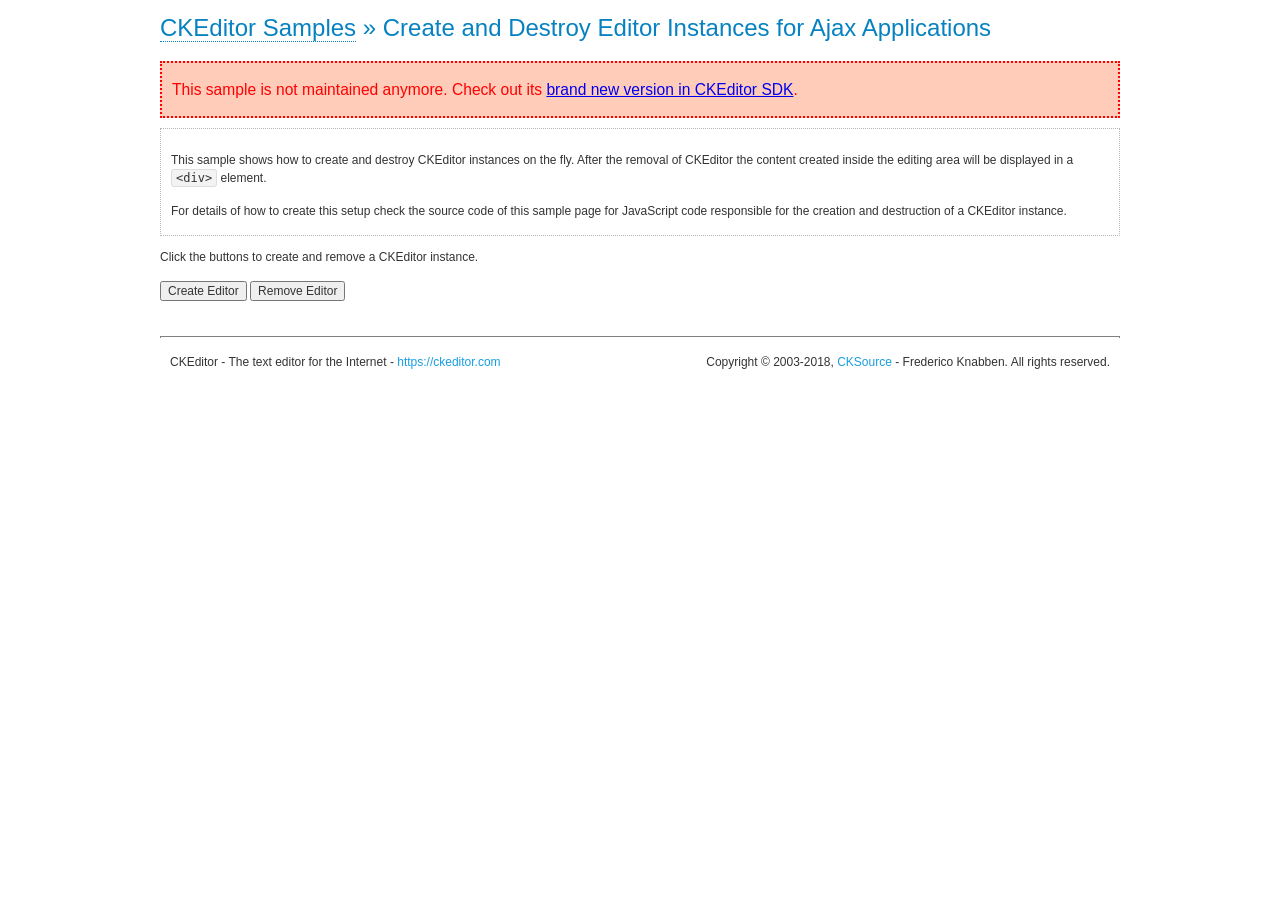
<file: assets/ckeditor/samples/old/ajax.html>
<!DOCTYPE html>
<!--
Copyright (c) 2003-2018, CKSource - Frederico Knabben. All rights reserved.
For licensing, see LICENSE.md or https://ckeditor.com/legal/ckeditor-oss-license
-->
<html>
<head>
	<meta charset="utf-8">
	<title>Ajax &mdash; CKEditor Sample</title>
	<script src="../../ckeditor.js"></script>
	<link rel="stylesheet" href="sample.css">
	<script>

		var editor, html = '';

		function createEditor() {
			if ( editor )
				return;

			// Create a new editor inside the <div id="editor">, setting its value to html
			var config = {};
			editor = CKEDITOR.appendTo( 'editor', config, html );
		}

		function removeEditor() {
			if ( !editor )
				return;

			// Retrieve the editor contents. In an Ajax application, this data would be
			// sent to the server or used in any other way.
			document.getElementById( 'editorcontents' ).innerHTML = html = editor.getData();
			document.getElementById( 'contents' ).style.display = '';

			// Destroy the editor.
			editor.destroy();
			editor = null;
		}

	</script>
</head>
<body>
	<h1 class="samples">
		<a href="index.html">CKEditor Samples</a> &raquo; Create and Destroy Editor Instances for Ajax Applications
	</h1>
	<div class="warning deprecated">
		This sample is not maintained anymore. Check out its <a href="https://sdk.ckeditor.com/samples/saveajax.html">brand new version in CKEditor SDK</a>.
	</div>
	<div class="description">
		<p>
			This sample shows how to create and destroy CKEditor instances on the fly. After the removal of CKEditor the content created inside the editing
			area will be displayed in a <code>&lt;div&gt;</code> element.
		</p>
		<p>
			For details of how to create this setup check the source code of this sample page
			for JavaScript code responsible for the creation and destruction of a CKEditor instance.
		</p>
	</div>
	<p>Click the buttons to create and remove a CKEditor instance.</p>
	<p>
		<input onclick="createEditor();" type="button" value="Create Editor">
		<input onclick="removeEditor();" type="button" value="Remove Editor">
	</p>
	<!-- This div will hold the editor. -->
	<div id="editor">
	</div>
	<div id="contents" style="display: none">
		<p>
			Edited Contents:
		</p>
		<!-- This div will be used to display the editor contents. -->
		<div id="editorcontents">
		</div>
	</div>
	<div id="footer">
		<hr>
		<p>
			CKEditor - The text editor for the Internet - <a class="samples" href="https://ckeditor.com/">https://ckeditor.com</a>
		</p>
		<p id="copy">
			Copyright &copy; 2003-2018, <a class="samples" href="https://cksource.com/">CKSource</a> - Frederico
			Knabben. All rights reserved.
		</p>
	</div>
</body>
</html>
</file>
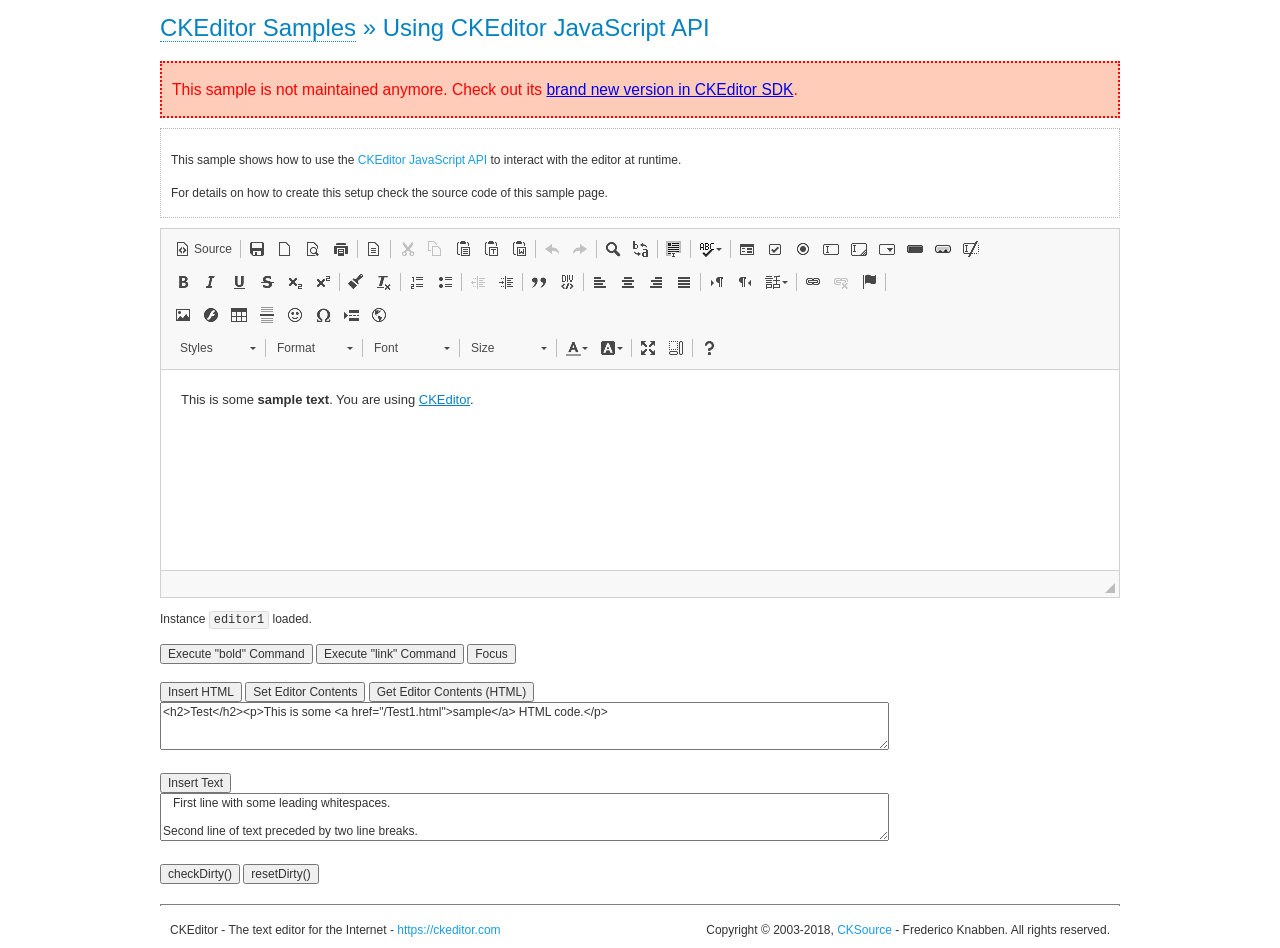
<file: assets/ckeditor/samples/old/api.html>
<!DOCTYPE html>
<!--
Copyright (c) 2003-2018, CKSource - Frederico Knabben. All rights reserved.
For licensing, see LICENSE.md or https://ckeditor.com/legal/ckeditor-oss-license
-->
<html>
<head>
	<meta charset="utf-8">
	<title>API Usage &mdash; CKEditor Sample</title>
	<script src="../../ckeditor.js"></script>
	<link href="sample.css" rel="stylesheet">
	<script>

// The instanceReady event is fired, when an instance of CKEditor has finished
// its initialization.
CKEDITOR.on( 'instanceReady', function( ev ) {
	// Show the editor name and description in the browser status bar.
	document.getElementById( 'eMessage' ).innerHTML = 'Instance <code>' + ev.editor.name + '<\/code> loaded.';

	// Show this sample buttons.
	document.getElementById( 'eButtons' ).style.display = 'block';
});

function InsertHTML() {
	// Get the editor instance that we want to interact with.
	var editor = CKEDITOR.instances.editor1;
	var value = document.getElementById( 'htmlArea' ).value;

	// Check the active editing mode.
	if ( editor.mode == 'wysiwyg' )
	{
		// Insert HTML code.
		// https://docs.ckeditor.com/ckeditor4/docs/#!/api/CKEDITOR.editor-method-insertHtml
		editor.insertHtml( value );
	}
	else
		alert( 'You must be in WYSIWYG mode!' );
}

function InsertText() {
	// Get the editor instance that we want to interact with.
	var editor = CKEDITOR.instances.editor1;
	var value = document.getElementById( 'txtArea' ).value;

	// Check the active editing mode.
	if ( editor.mode == 'wysiwyg' )
	{
		// Insert as plain text.
		// https://docs.ckeditor.com/ckeditor4/docs/#!/api/CKEDITOR.editor-method-insertText
		editor.insertText( value );
	}
	else
		alert( 'You must be in WYSIWYG mode!' );
}

function SetContents() {
	// Get the editor instance that we want to interact with.
	var editor = CKEDITOR.instances.editor1;
	var value = document.getElementById( 'htmlArea' ).value;

	// Set editor contents (replace current contents).
	// https://docs.ckeditor.com/ckeditor4/docs/#!/api/CKEDITOR.editor-method-setData
	editor.setData( value );
}

function GetContents() {
	// Get the editor instance that you want to interact with.
	var editor = CKEDITOR.instances.editor1;

	// Get editor contents
	// https://docs.ckeditor.com/ckeditor4/docs/#!/api/CKEDITOR.editor-method-getData
	alert( editor.getData() );
}

function ExecuteCommand( commandName ) {
	// Get the editor instance that we want to interact with.
	var editor = CKEDITOR.instances.editor1;

	// Check the active editing mode.
	if ( editor.mode == 'wysiwyg' )
	{
		// Execute the command.
		// https://docs.ckeditor.com/ckeditor4/docs/#!/api/CKEDITOR.editor-method-execCommand
		editor.execCommand( commandName );
	}
	else
		alert( 'You must be in WYSIWYG mode!' );
}

function CheckDirty() {
	// Get the editor instance that we want to interact with.
	var editor = CKEDITOR.instances.editor1;
	// Checks whether the current editor contents present changes when compared
	// to the contents loaded into the editor at startup
	// https://docs.ckeditor.com/ckeditor4/docs/#!/api/CKEDITOR.editor-method-checkDirty
	alert( editor.checkDirty() );
}

function ResetDirty() {
	// Get the editor instance that we want to interact with.
	var editor = CKEDITOR.instances.editor1;
	// Resets the "dirty state" of the editor (see CheckDirty())
	// https://docs.ckeditor.com/ckeditor4/docs/#!/api/CKEDITOR.editor-method-resetDirty
	editor.resetDirty();
	alert( 'The "IsDirty" status has been reset' );
}

function Focus() {
	CKEDITOR.instances.editor1.focus();
}

function onFocus() {
	document.getElementById( 'eMessage' ).innerHTML = '<b>' + this.name + ' is focused </b>';
}

function onBlur() {
	document.getElementById( 'eMessage' ).innerHTML = this.name + ' lost focus';
}

	</script>

</head>
<body>
	<h1 class="samples">
		<a href="index.html">CKEditor Samples</a> &raquo; Using CKEditor JavaScript API
	</h1>
	<div class="warning deprecated">
		This sample is not maintained anymore. Check out its <a href="https://sdk.ckeditor.com/samples/api.html">brand new version in CKEditor SDK</a>.
	</div>
	<div class="description">
	<p>
		This sample shows how to use the
		<a class="samples" href="https://docs.ckeditor.com/ckeditor4/docs/#!/api/CKEDITOR.editor">CKEditor JavaScript API</a>
		to interact with the editor at runtime.
	</p>
	<p>
		For details on how to create this setup check the source code of this sample page.
	</p>
	</div>

	<!-- This <div> holds alert messages to be display in the sample page. -->
	<div id="alerts">
		<noscript>
			<p>
				<strong>CKEditor requires JavaScript to run</strong>. In a browser with no JavaScript
				support, like yours, you should still see the contents (HTML data) and you should
				be able to edit it normally, without a rich editor interface.
			</p>
		</noscript>
	</div>
	<form action="../../../samples/sample_posteddata.php" method="post">
		<textarea cols="100" id="editor1" name="editor1" rows="10">&lt;p&gt;This is some &lt;strong&gt;sample text&lt;/strong&gt;. You are using &lt;a href="https://ckeditor.com/"&gt;CKEditor&lt;/a&gt;.&lt;/p&gt;</textarea>

		<script>
			// Replace the <textarea id="editor1"> with an CKEditor instance.
			CKEDITOR.replace( 'editor1', {
				on: {
					focus: onFocus,
					blur: onBlur,

					// Check for availability of corresponding plugins.
					pluginsLoaded: function( evt ) {
						var doc = CKEDITOR.document, ed = evt.editor;
						if ( !ed.getCommand( 'bold' ) )
							doc.getById( 'exec-bold' ).hide();
						if ( !ed.getCommand( 'link' ) )
							doc.getById( 'exec-link' ).hide();
					}
				}
			});
		</script>

		<p id="eMessage">
		</p>

		<div id="eButtons" style="display: none">
			<input id="exec-bold" onclick="ExecuteCommand('bold');" type="button" value="Execute &quot;bold&quot; Command">
			<input id="exec-link" onclick="ExecuteCommand('link');" type="button" value="Execute &quot;link&quot; Command">
			<input onclick="Focus();" type="button" value="Focus">
			<br><br>
			<input onclick="InsertHTML();" type="button" value="Insert HTML">
			<input onclick="SetContents();" type="button" value="Set Editor Contents">
			<input onclick="GetContents();" type="button" value="Get Editor Contents (HTML)">
			<br>
			<textarea cols="100" id="htmlArea" rows="3">&lt;h2&gt;Test&lt;/h2&gt;&lt;p&gt;This is some &lt;a href="/Test1.html"&gt;sample&lt;/a&gt; HTML code.&lt;/p&gt;</textarea>
			<br>
			<br>
			<input onclick="InsertText();" type="button" value="Insert Text">
			<br>
			<textarea cols="100" id="txtArea" rows="3">   First line with some leading whitespaces.

Second line of text preceded by two line breaks.</textarea>
			<br>
			<br>
			<input onclick="CheckDirty();" type="button" value="checkDirty()">
			<input onclick="ResetDirty();" type="button" value="resetDirty()">
		</div>
	</form>
	<div id="footer">
		<hr>
		<p>
			CKEditor - The text editor for the Internet - <a class="samples" href="https://ckeditor.com/">https://ckeditor.com</a>
		</p>
		<p id="copy">
			Copyright &copy; 2003-2018, <a class="samples" href="https://cksource.com/">CKSource</a> - Frederico
			Knabben. All rights reserved.
		</p>
	</div>
</body>
</html>
</file>
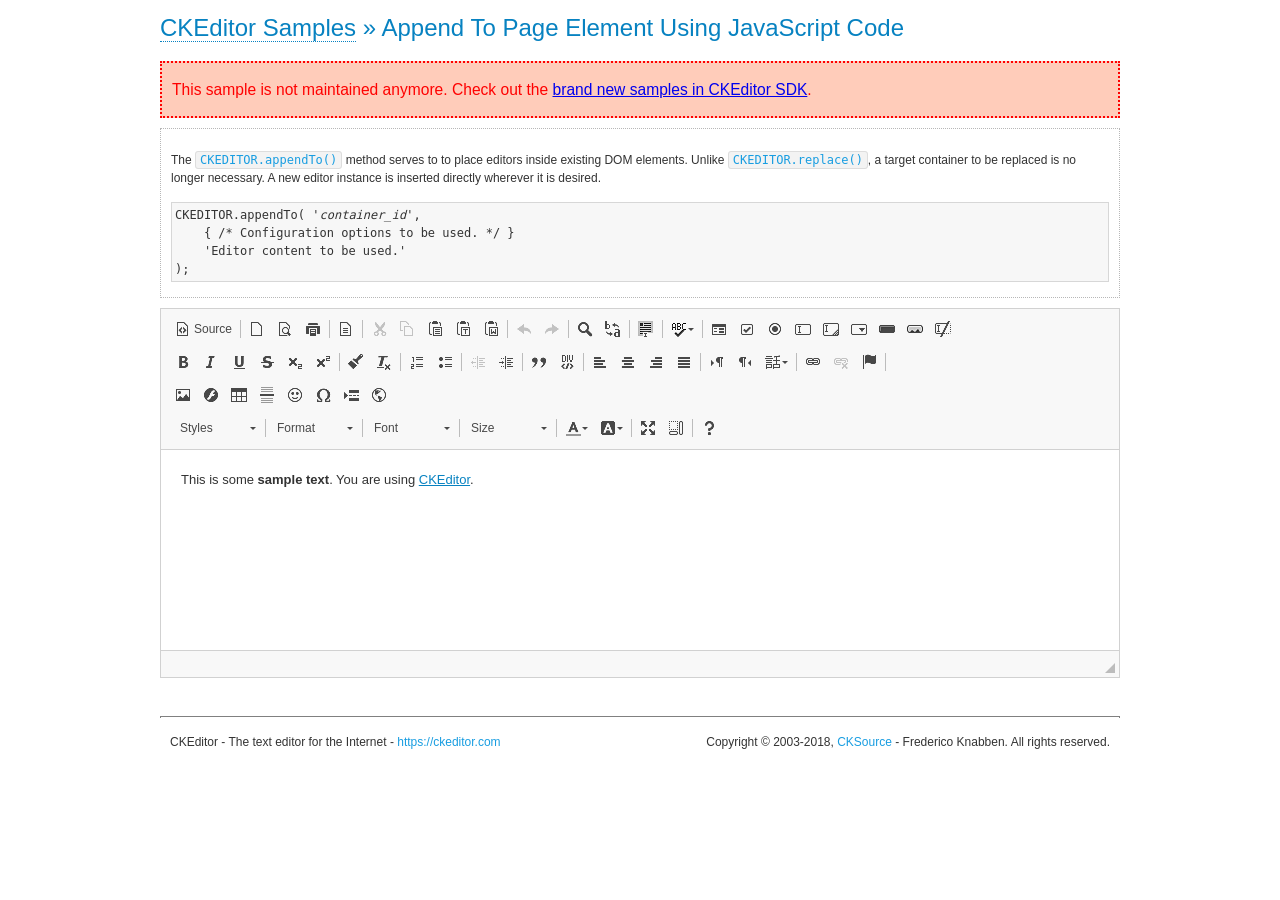
<file: assets/ckeditor/samples/old/appendto.html>
<!DOCTYPE html>
<!--
Copyright (c) 2003-2018, CKSource - Frederico Knabben. All rights reserved.
For licensing, see LICENSE.md or https://ckeditor.com/legal/ckeditor-oss-license
-->
<html>
<head>
	<meta charset="utf-8">
	<title>Append To Page Element Using JavaScript Code &mdash; CKEditor Sample</title>
	<script src="../../ckeditor.js"></script>
	<link rel="stylesheet" href="sample.css">
</head>
<body>
	<h1 class="samples">
		<a href="index.html">CKEditor Samples</a> &raquo; Append To Page Element Using JavaScript Code
	</h1>
	<div class="warning deprecated">
		This sample is not maintained anymore. Check out the <a href="https://sdk.ckeditor.com/">brand new samples in CKEditor SDK</a>.
	</div>
	<div id="section1">
		<div class="description">
			<p>
				The <code><a class="samples" href="https://docs.ckeditor.com/ckeditor4/docs/#!/api/CKEDITOR-method-appendTo">CKEDITOR.appendTo()</a></code> method serves to to place editors inside existing DOM elements. Unlike <code><a class="samples" href="https://docs.ckeditor.com/ckeditor4/docs/#!/api/CKEDITOR-method-replace">CKEDITOR.replace()</a></code>,
				a target container to be replaced is no longer necessary. A new editor
				instance is inserted directly wherever it is desired.
			</p>
<pre class="samples">CKEDITOR.appendTo( '<em>container_id</em>',
	{ /* Configuration options to be used. */ }
	'Editor content to be used.'
);</pre>
		</div>
		<script>

			// This call can be placed at any point after the
			// DOM element to append CKEditor to or inside the <head><script>
			// in a window.onload event handler.

			// Append a CKEditor instance using the default configuration and the
			// provided content to the <div> element of ID "section1".
			CKEDITOR.appendTo( 'section1',
				null,
				'<p>This is some <strong>sample text</strong>. You are using <a href="https://ckeditor.com/">CKEditor</a>.</p>'
			);

		</script>
	</div>
	<br>
	<div id="footer">
		<hr>
		<p>
			CKEditor - The text editor for the Internet - <a class="samples" href="https://ckeditor.com/">https://ckeditor.com</a>
		</p>
		<p id="copy">
			Copyright &copy; 2003-2018, <a class="samples" href="https://cksource.com/">CKSource</a> - Frederico
			Knabben. All rights reserved.
		</p>
	</div>
</body>
</html>
</file>
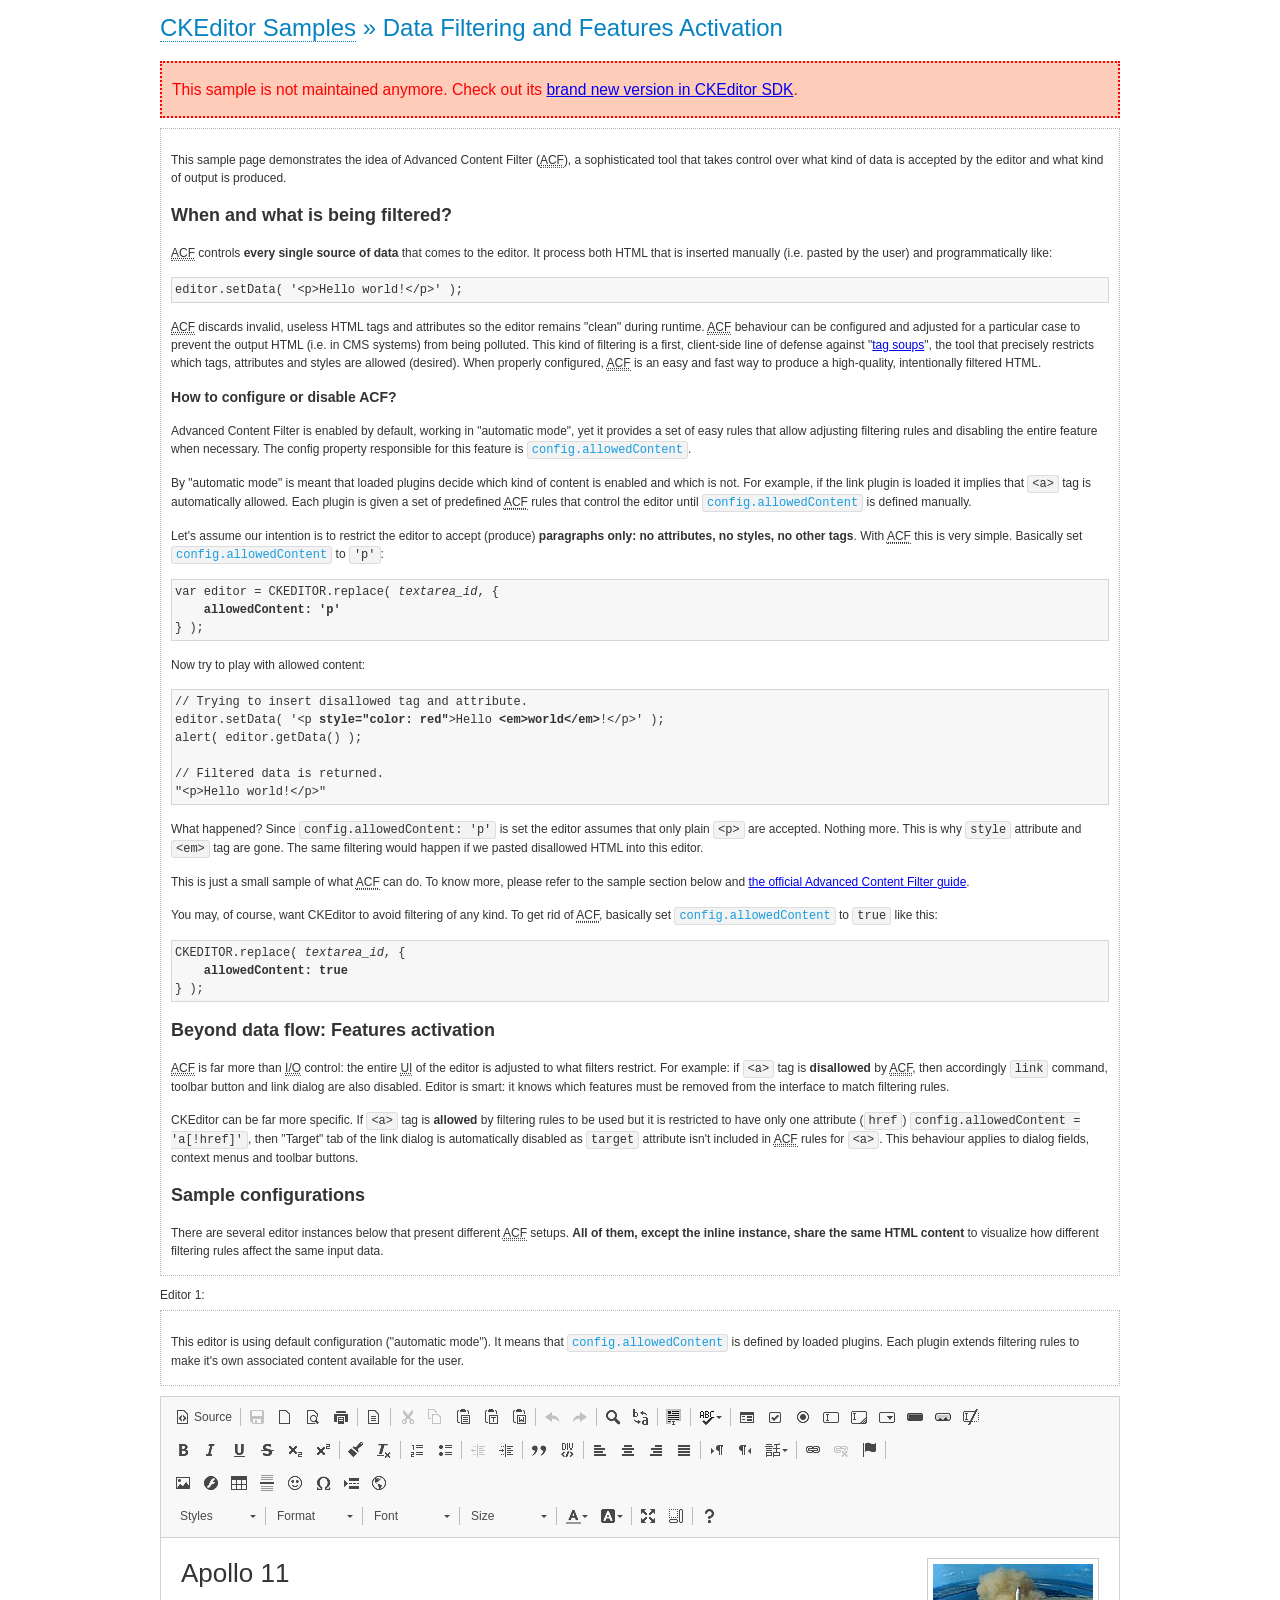
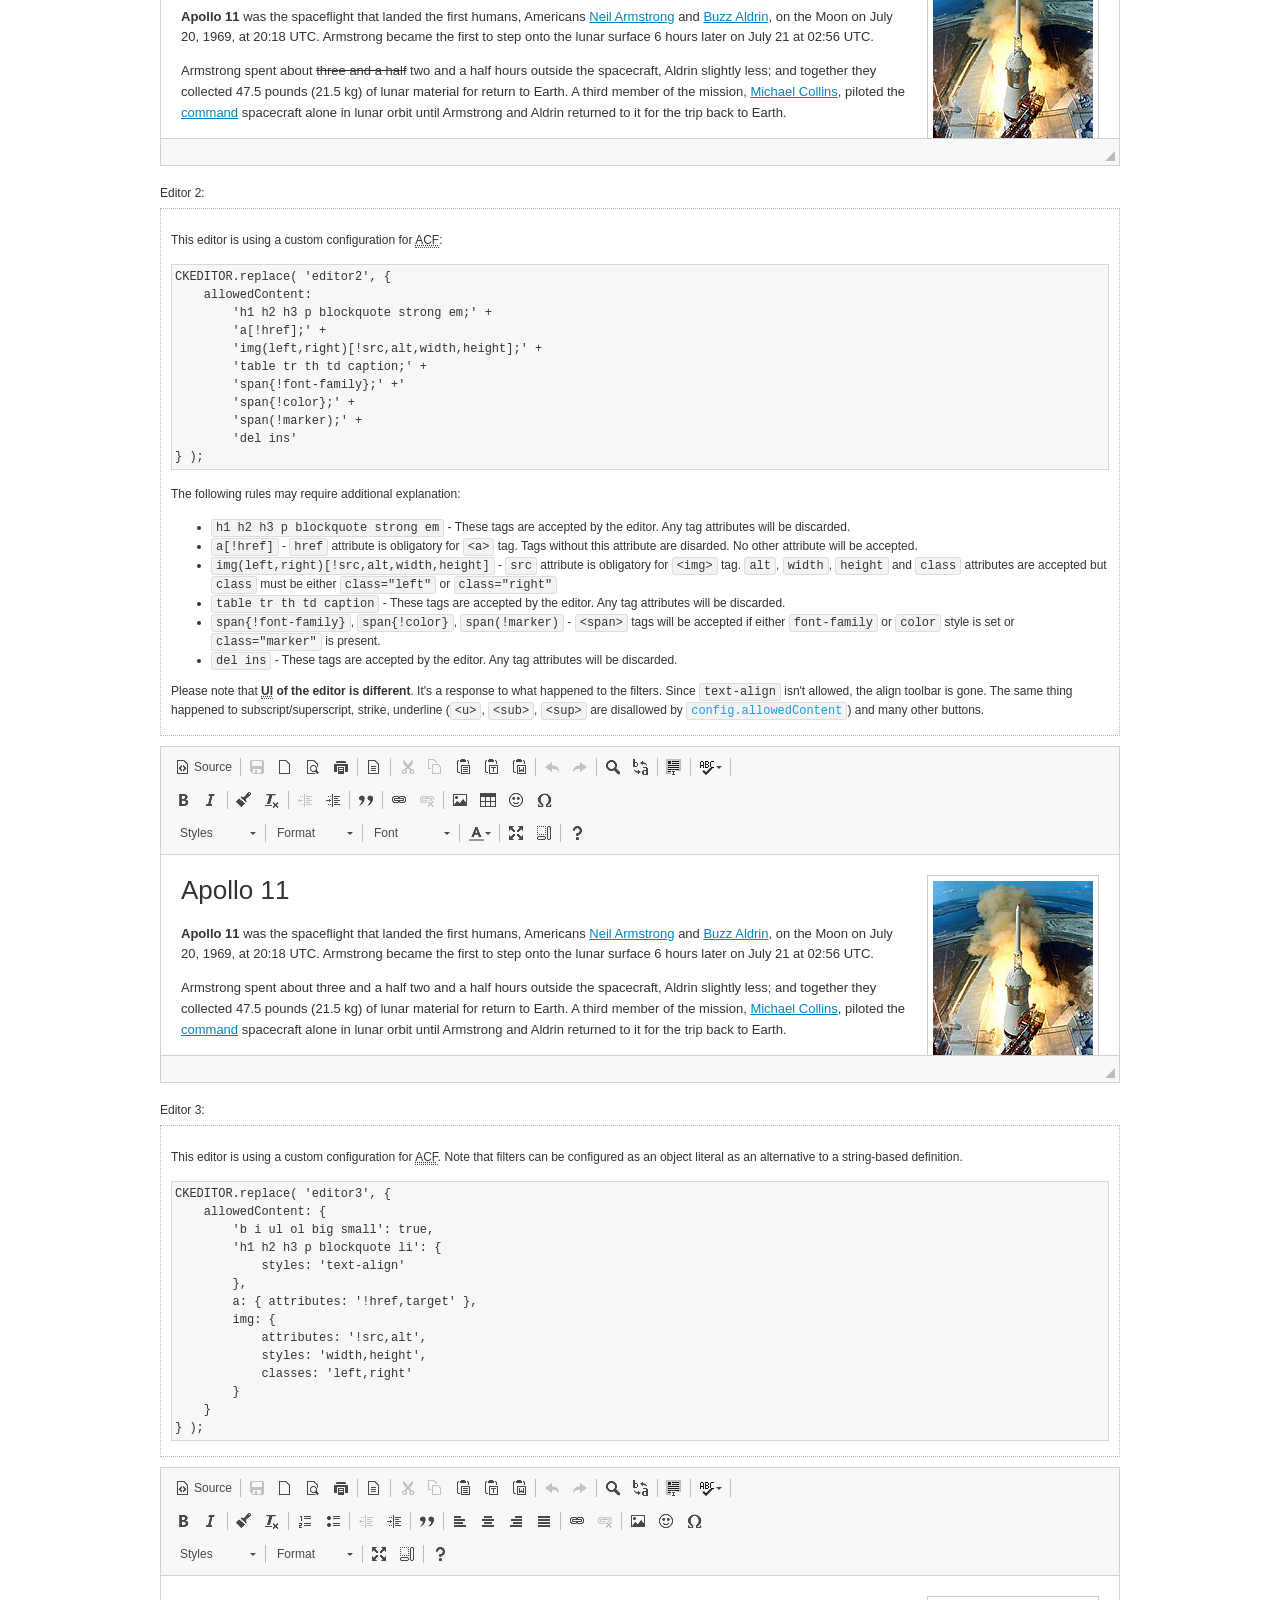
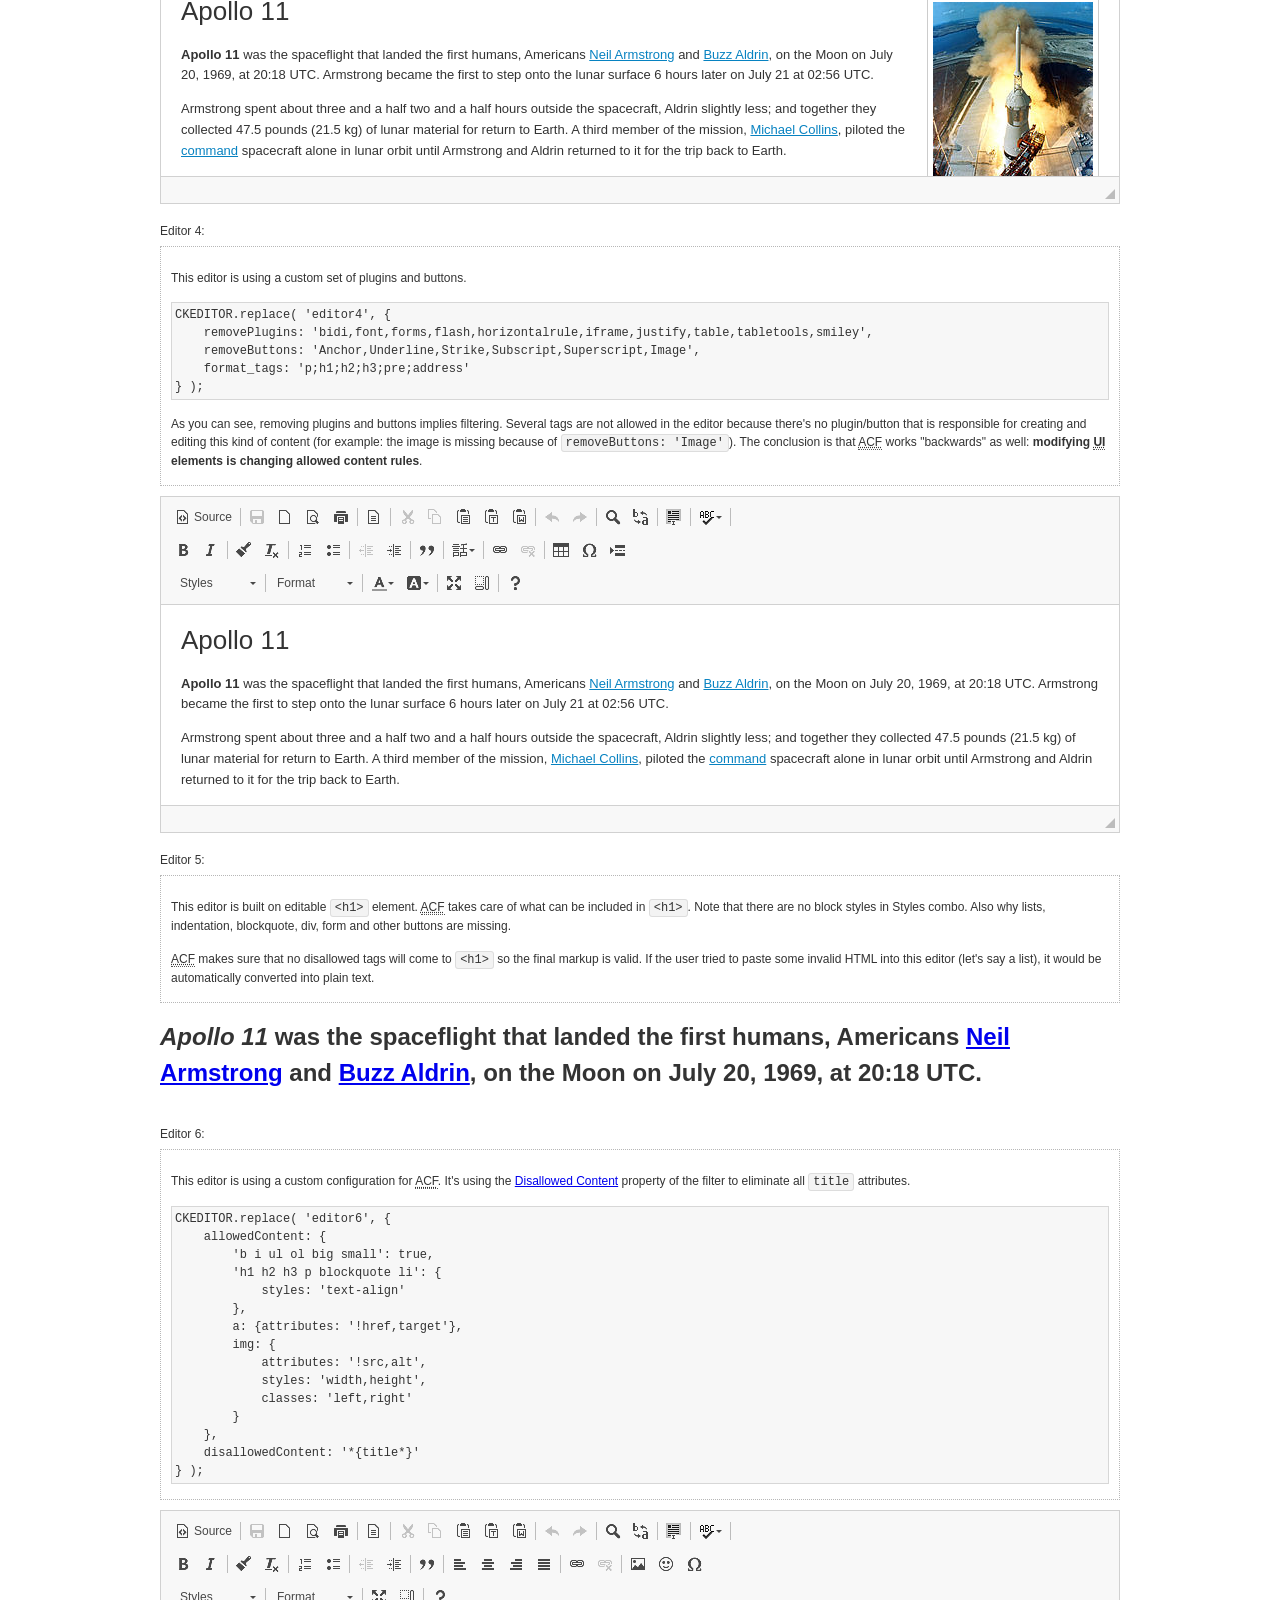
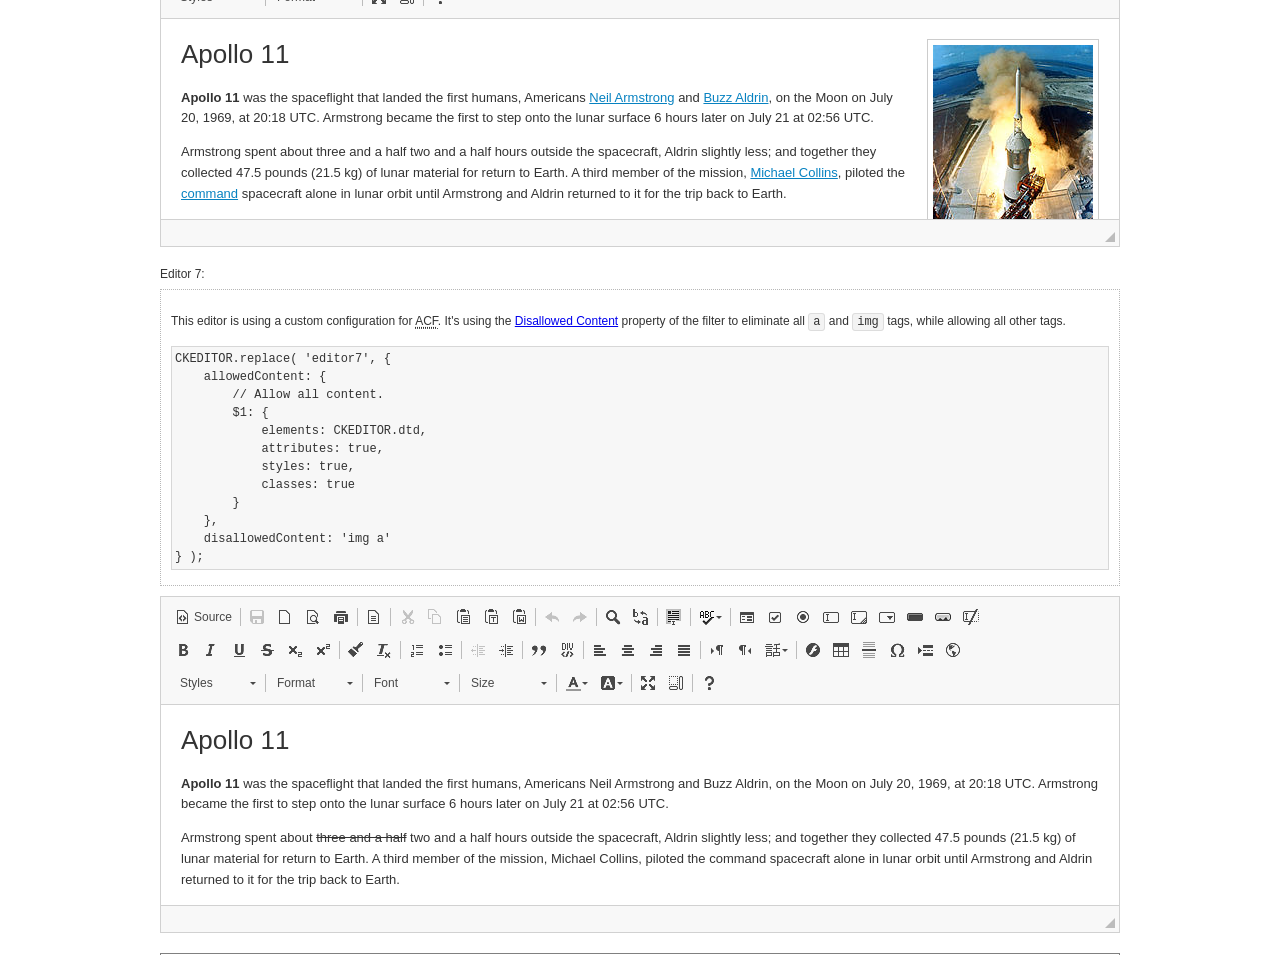
<file: assets/ckeditor/samples/old/datafiltering.html>
<!DOCTYPE html>
<!--
Copyright (c) 2003-2018, CKSource - Frederico Knabben. All rights reserved.
For licensing, see LICENSE.md or https://ckeditor.com/legal/ckeditor-oss-license
-->
<html>
<head>
	<meta charset="utf-8">
	<title>Data Filtering &mdash; CKEditor Sample</title>
	<script src="../../ckeditor.js"></script>
	<link rel="stylesheet" href="sample.css">
	<script>
		// Remove advanced tabs for all editors.
		CKEDITOR.config.removeDialogTabs = 'image:advanced;link:advanced;flash:advanced;creatediv:advanced;editdiv:advanced';
	</script>
</head>
<body>
	<h1 class="samples">
		<a href="index.html">CKEditor Samples</a> &raquo; Data Filtering and Features Activation
	</h1>
	<div class="warning deprecated">
		This sample is not maintained anymore. Check out its <a href="https://sdk.ckeditor.com/samples/acf.html">brand new version in CKEditor SDK</a>.
	</div>
	<div class="description">
		<p>
			This sample page demonstrates the idea of Advanced Content Filter
			(<abbr title="Advanced Content Filter">ACF</abbr>), a sophisticated
			tool that takes control over what kind of data is accepted by the editor and what
			kind of output is produced.
		</p>
		<h2>When and what is being filtered?</h2>
		<p>
			<abbr title="Advanced Content Filter">ACF</abbr> controls
			<strong>every single source of data</strong> that comes to the editor.
			It process both HTML that is inserted manually (i.e. pasted by the user)
			and programmatically like:
		</p>
<pre class="samples">
editor.setData( '&lt;p&gt;Hello world!&lt;/p&gt;' );
</pre>
		<p>
			<abbr title="Advanced Content Filter">ACF</abbr> discards invalid,
			useless HTML tags and attributes so the editor remains "clean" during
			runtime. <abbr title="Advanced Content Filter">ACF</abbr> behaviour
			can be configured and adjusted for a particular case to prevent the
			output HTML (i.e. in CMS systems) from being polluted.

			This kind of filtering is a first, client-side line of defense
			against "<a href="http://en.wikipedia.org/wiki/Tag_soup">tag soups</a>",
			the tool that precisely restricts which tags, attributes and styles
			are allowed (desired). When properly configured, <abbr title="Advanced Content Filter">ACF</abbr>
			is an easy and fast way to produce a high-quality, intentionally filtered HTML.
		</p>

		<h3>How to configure or disable ACF?</h3>
		<p>
			Advanced Content Filter is enabled by default, working in "automatic mode", yet
			it provides a set of easy rules that allow adjusting filtering rules
			and disabling the entire feature when necessary. The config property
			responsible for this feature is <code><a class="samples"
			href="https://docs.ckeditor.com/ckeditor4/docs/#!/api/CKEDITOR.config-cfg-allowedContent">config.allowedContent</a></code>.
		</p>
		<p>
			By "automatic mode" is meant that loaded plugins decide which kind
			of content is enabled and which is not. For example, if the link
			plugin is loaded it implies that <code>&lt;a&gt;</code> tag is
			automatically allowed. Each plugin is given a set
			of predefined <abbr title="Advanced Content Filter">ACF</abbr> rules
			that control the editor until <code><a class="samples"
			href="https://docs.ckeditor.com/ckeditor4/docs/#!/api/CKEDITOR.config-cfg-allowedContent">
			config.allowedContent</a></code>
			is defined manually.
		</p>
		<p>
			Let's assume our intention is to restrict the editor to accept (produce) <strong>paragraphs
			only: no attributes, no styles, no other tags</strong>.
			With <abbr title="Advanced Content Filter">ACF</abbr>
			this is very simple. Basically set <code><a class="samples"
			href="https://docs.ckeditor.com/ckeditor4/docs/#!/api/CKEDITOR.config-cfg-allowedContent">
			config.allowedContent</a></code> to <code>'p'</code>:
		</p>
<pre class="samples">
var editor = CKEDITOR.replace( <em>textarea_id</em>, {
	<strong>allowedContent: 'p'</strong>
} );
</pre>
		<p>
			Now try to play with allowed content:
		</p>
<pre class="samples">
// Trying to insert disallowed tag and attribute.
editor.setData( '&lt;p <strong>style="color: red"</strong>&gt;Hello <strong>&lt;em&gt;world&lt;/em&gt;</strong>!&lt;/p&gt;' );
alert( editor.getData() );

// Filtered data is returned.
"&lt;p&gt;Hello world!&lt;/p&gt;"
</pre>
		<p>
			What happened? Since <code>config.allowedContent: 'p'</code> is set the editor assumes
			that only plain <code>&lt;p&gt;</code> are accepted. Nothing more. This is why
			<code>style</code> attribute and <code>&lt;em&gt;</code> tag are gone. The same
			filtering would happen if we pasted disallowed HTML into this editor.
		</p>
		<p>
			This is just a small sample of what <abbr title="Advanced Content Filter">ACF</abbr>
			can do. To know more, please refer to the sample section below and
			<a href="https://docs.ckeditor.com/ckeditor4/docs/#!/guide/dev_advanced_content_filter">the official Advanced Content Filter guide</a>.
		</p>
		<p>
			You may, of course, want CKEditor to avoid filtering of any kind.
			To get rid of <abbr title="Advanced Content Filter">ACF</abbr>,
			basically set <code><a class="samples"
			href="https://docs.ckeditor.com/ckeditor4/docs/#!/api/CKEDITOR.config-cfg-allowedContent">
			config.allowedContent</a></code> to <code>true</code> like this:
		</p>
<pre class="samples">
CKEDITOR.replace( <em>textarea_id</em>, {
	<strong>allowedContent: true</strong>
} );
</pre>

		<h2>Beyond data flow: Features activation</h2>
		<p>
			<abbr title="Advanced Content Filter">ACF</abbr> is far more than
			<abbr title="Input/Output">I/O</abbr> control: the entire
			<abbr title="User Interface">UI</abbr> of the editor is adjusted to what
			filters restrict. For example: if <code>&lt;a&gt;</code> tag is
			<strong>disallowed</strong>
			by <abbr title="Advanced Content Filter">ACF</abbr>,
			then accordingly <code>link</code> command, toolbar button and link dialog
			are also disabled. Editor is smart: it knows which features must be
			removed from the interface to match filtering rules.
		</p>
		<p>
			CKEditor can be far more specific. If <code>&lt;a&gt;</code> tag is
			<strong>allowed</strong> by filtering rules to be used but it is restricted
			to have only one attribute (<code>href</code>)
			<code>config.allowedContent = 'a[!href]'</code>, then
			"Target" tab of the link dialog is automatically disabled as <code>target</code>
			attribute isn't included in <abbr title="Advanced Content Filter">ACF</abbr> rules
			for <code>&lt;a&gt;</code>. This behaviour applies to dialog fields, context
			menus and toolbar buttons.
		</p>

		<h2>Sample configurations</h2>
		<p>
			There are several editor instances below that present different
			<abbr title="Advanced Content Filter">ACF</abbr> setups. <strong>All of them,
			except the inline instance, share the same HTML content</strong> to visualize
			how different filtering rules affect the same input data.
		</p>
	</div>

	<div>
		<label for="editor1">
			Editor 1:
		</label>
		<div class="description">
			<p>
				This editor is using default configuration ("automatic mode"). It means that
				<code><a class="samples"
				href="https://docs.ckeditor.com/ckeditor4/docs/#!/api/CKEDITOR.config-cfg-allowedContent">
				config.allowedContent</a></code> is defined by loaded plugins.
				Each plugin extends filtering rules to make it's own associated content
				available for the user.
			</p>
		</div>
		<textarea cols="80" id="editor1" name="editor1" rows="10">
			&lt;h1&gt;&lt;img alt=&quot;Saturn V carrying Apollo 11&quot; class=&quot;right&quot; src=&quot;assets/sample.jpg&quot;/&gt; Apollo 11&lt;/h1&gt; &lt;p&gt;&lt;b&gt;Apollo 11&lt;/b&gt; was the spaceflight that landed the first humans, Americans &lt;a href=&quot;http://en.wikipedia.org/wiki/Neil_Armstrong&quot; title=&quot;Neil Armstrong&quot;&gt;Neil Armstrong&lt;/a&gt; and &lt;a href=&quot;http://en.wikipedia.org/wiki/Buzz_Aldrin&quot; title=&quot;Buzz Aldrin&quot;&gt;Buzz Aldrin&lt;/a&gt;, on the Moon on July 20, 1969, at 20:18 UTC. Armstrong became the first to step onto the lunar surface 6 hours later on July 21 at 02:56 UTC.&lt;/p&gt; &lt;p&gt;Armstrong spent about &lt;s&gt;three and a half&lt;/s&gt; two and a half hours outside the spacecraft, Aldrin slightly less; and together they collected 47.5 pounds (21.5&amp;nbsp;kg) of lunar material for return to Earth. A third member of the mission, &lt;a href=&quot;http://en.wikipedia.org/wiki/Michael_Collins_(astronaut)&quot; title=&quot;Michael Collins (astronaut)&quot;&gt;Michael Collins&lt;/a&gt;, piloted the &lt;a href=&quot;http://en.wikipedia.org/wiki/Apollo_Command/Service_Module&quot; title=&quot;Apollo Command/Service Module&quot;&gt;command&lt;/a&gt; spacecraft alone in lunar orbit until Armstrong and Aldrin returned to it for the trip back to Earth.&lt;/p&gt; &lt;h2&gt;Broadcasting and &lt;em&gt;quotes&lt;/em&gt; &lt;a id=&quot;quotes&quot; name=&quot;quotes&quot;&gt;&lt;/a&gt;&lt;/h2&gt; &lt;p&gt;Broadcast on live TV to a world-wide audience, Armstrong stepped onto the lunar surface and described the event as:&lt;/p&gt; &lt;blockquote&gt;&lt;p&gt;One small step for [a] man, one giant leap for mankind.&lt;/p&gt;&lt;/blockquote&gt; &lt;p&gt;Apollo 11 effectively ended the &lt;a href=&quot;http://en.wikipedia.org/wiki/Space_Race&quot; title=&quot;Space Race&quot;&gt;Space Race&lt;/a&gt; and fulfilled a national goal proposed in 1961 by the late U.S. President &lt;a href=&quot;http://en.wikipedia.org/wiki/John_F._Kennedy&quot; title=&quot;John F. Kennedy&quot;&gt;John F. Kennedy&lt;/a&gt; in a speech before the United States Congress:&lt;/p&gt; &lt;blockquote&gt;&lt;p&gt;[...] before this decade is out, of landing a man on the Moon and returning him safely to the Earth.&lt;/p&gt;&lt;/blockquote&gt; &lt;h2&gt;Technical details &lt;a id=&quot;tech-details&quot; name=&quot;tech-details&quot;&gt;&lt;/a&gt;&lt;/h2&gt; &lt;table align=&quot;right&quot; border=&quot;1&quot; bordercolor=&quot;#ccc&quot; cellpadding=&quot;5&quot; cellspacing=&quot;0&quot; style=&quot;border-collapse:collapse;margin:10px 0 10px 15px;&quot;&gt; &lt;caption&gt;&lt;strong&gt;Mission crew&lt;/strong&gt;&lt;/caption&gt; &lt;thead&gt; &lt;tr&gt; &lt;th scope=&quot;col&quot;&gt;Position&lt;/th&gt; &lt;th scope=&quot;col&quot;&gt;Astronaut&lt;/th&gt; &lt;/tr&gt; &lt;/thead&gt; &lt;tbody&gt; &lt;tr&gt; &lt;td&gt;Commander&lt;/td&gt; &lt;td&gt;Neil A. Armstrong&lt;/td&gt; &lt;/tr&gt; &lt;tr&gt; &lt;td&gt;Command Module Pilot&lt;/td&gt; &lt;td&gt;Michael Collins&lt;/td&gt; &lt;/tr&gt; &lt;tr&gt; &lt;td&gt;Lunar Module Pilot&lt;/td&gt; &lt;td&gt;Edwin &amp;quot;Buzz&amp;quot; E. Aldrin, Jr.&lt;/td&gt; &lt;/tr&gt; &lt;/tbody&gt; &lt;/table&gt; &lt;p&gt;Launched by a &lt;strong&gt;Saturn V&lt;/strong&gt; rocket from &lt;a href=&quot;http://en.wikipedia.org/wiki/Kennedy_Space_Center&quot; title=&quot;Kennedy Space Center&quot;&gt;Kennedy Space Center&lt;/a&gt; in Merritt Island, Florida on July 16, Apollo 11 was the fifth manned mission of &lt;a href=&quot;http://en.wikipedia.org/wiki/NASA&quot; title=&quot;NASA&quot;&gt;NASA&lt;/a&gt;&amp;#39;s Apollo program. The Apollo spacecraft had three parts:&lt;/p&gt; &lt;ol&gt; &lt;li&gt;&lt;strong&gt;Command Module&lt;/strong&gt; with a cabin for the three astronauts which was the only part which landed back on Earth&lt;/li&gt; &lt;li&gt;&lt;strong&gt;Service Module&lt;/strong&gt; which supported the Command Module with propulsion, electrical power, oxygen and water&lt;/li&gt; &lt;li&gt;&lt;strong&gt;Lunar Module&lt;/strong&gt; for landing on the Moon.&lt;/li&gt; &lt;/ol&gt; &lt;p&gt;After being sent to the Moon by the Saturn V&amp;#39;s upper stage, the astronauts separated the spacecraft from it and travelled for three days until they entered into lunar orbit. Armstrong and Aldrin then moved into the Lunar Module and landed in the &lt;a href=&quot;http://en.wikipedia.org/wiki/Mare_Tranquillitatis&quot; title=&quot;Mare Tranquillitatis&quot;&gt;Sea of Tranquility&lt;/a&gt;. They stayed a total of about 21 and a half hours on the lunar surface. After lifting off in the upper part of the Lunar Module and rejoining Collins in the Command Module, they returned to Earth and landed in the &lt;a href=&quot;http://en.wikipedia.org/wiki/Pacific_Ocean&quot; title=&quot;Pacific Ocean&quot;&gt;Pacific Ocean&lt;/a&gt; on July 24.&lt;/p&gt; &lt;hr/&gt; &lt;p style=&quot;text-align: right;&quot;&gt;&lt;small&gt;Source: &lt;a href=&quot;http://en.wikipedia.org/wiki/Apollo_11&quot;&gt;Wikipedia.org&lt;/a&gt;&lt;/small&gt;&lt;/p&gt;
		</textarea>

		<script>

			CKEDITOR.replace( 'editor1' );

		</script>
	</div>

	<br>

	<div>
		<label for="editor2">
			Editor 2:
		</label>
		<div class="description">
			<p>
				This editor is using a custom configuration for
				<abbr title="Advanced Content Filter">ACF</abbr>:
			</p>
<pre class="samples">
CKEDITOR.replace( 'editor2', {
	allowedContent:
		'h1 h2 h3 p blockquote strong em;' +
		'a[!href];' +
		'img(left,right)[!src,alt,width,height];' +
		'table tr th td caption;' +
		'span{!font-family};' +'
		'span{!color};' +
		'span(!marker);' +
		'del ins'
} );
</pre>
			<p>
				The following rules may require additional explanation:
			</p>
			<ul>
				<li>
					<code>h1 h2 h3 p blockquote strong em</code> - These tags
					are accepted by the editor. Any tag attributes will be discarded.
				</li>
				<li>
					<code>a[!href]</code> - <code>href</code> attribute is obligatory
					for <code>&lt;a&gt;</code> tag. Tags without this attribute
					are disarded. No other attribute will be accepted.
				</li>
				<li>
					<code>img(left,right)[!src,alt,width,height]</code> - <code>src</code>
					attribute is obligatory for <code>&lt;img&gt;</code> tag.
					<code>alt</code>, <code>width</code>, <code>height</code>
					and <code>class</code> attributes are accepted but
					<code>class</code> must be either <code>class="left"</code>
					or <code>class="right"</code>
				</li>
				<li>
					<code>table tr th td caption</code> - These tags
					are accepted by the editor. Any tag attributes will be discarded.
				</li>
				<li>
					<code>span{!font-family}</code>, <code>span{!color}</code>,
					<code>span(!marker)</code> - <code>&lt;span&gt;</code> tags
					will be accepted if either <code>font-family</code> or
					<code>color</code> style is set or <code>class="marker"</code>
					is present.
				</li>
				<li>
					<code>del ins</code> - These tags
					are accepted by the editor. Any tag attributes will be discarded.
				</li>
			</ul>
			<p>
				Please note that <strong><abbr title="User Interface">UI</abbr> of the
				editor is different</strong>. It's a response to what happened to the filters.
				Since <code>text-align</code> isn't allowed, the align toolbar is gone.
				The same thing happened to subscript/superscript, strike, underline
				(<code>&lt;u&gt;</code>, <code>&lt;sub&gt;</code>, <code>&lt;sup&gt;</code>
				are disallowed by <code><a class="samples"
				href="https://docs.ckeditor.com/ckeditor4/docs/#!/api/CKEDITOR.config-cfg-allowedContent">
				config.allowedContent</a></code>) and many other buttons.
			</p>
		</div>
		<textarea cols="80" id="editor2" name="editor2" rows="10">
			&lt;h1&gt;&lt;img alt=&quot;Saturn V carrying Apollo 11&quot; class=&quot;right&quot; src=&quot;assets/sample.jpg&quot;/&gt; Apollo 11&lt;/h1&gt; &lt;p&gt;&lt;b&gt;Apollo 11&lt;/b&gt; was the spaceflight that landed the first humans, Americans &lt;a href=&quot;http://en.wikipedia.org/wiki/Neil_Armstrong&quot; title=&quot;Neil Armstrong&quot;&gt;Neil Armstrong&lt;/a&gt; and &lt;a href=&quot;http://en.wikipedia.org/wiki/Buzz_Aldrin&quot; title=&quot;Buzz Aldrin&quot;&gt;Buzz Aldrin&lt;/a&gt;, on the Moon on July 20, 1969, at 20:18 UTC. Armstrong became the first to step onto the lunar surface 6 hours later on July 21 at 02:56 UTC.&lt;/p&gt; &lt;p&gt;Armstrong spent about &lt;s&gt;three and a half&lt;/s&gt; two and a half hours outside the spacecraft, Aldrin slightly less; and together they collected 47.5 pounds (21.5&amp;nbsp;kg) of lunar material for return to Earth. A third member of the mission, &lt;a href=&quot;http://en.wikipedia.org/wiki/Michael_Collins_(astronaut)&quot; title=&quot;Michael Collins (astronaut)&quot;&gt;Michael Collins&lt;/a&gt;, piloted the &lt;a href=&quot;http://en.wikipedia.org/wiki/Apollo_Command/Service_Module&quot; title=&quot;Apollo Command/Service Module&quot;&gt;command&lt;/a&gt; spacecraft alone in lunar orbit until Armstrong and Aldrin returned to it for the trip back to Earth.&lt;/p&gt; &lt;h2&gt;Broadcasting and &lt;em&gt;quotes&lt;/em&gt; &lt;a id=&quot;quotes&quot; name=&quot;quotes&quot;&gt;&lt;/a&gt;&lt;/h2&gt; &lt;p&gt;Broadcast on live TV to a world-wide audience, Armstrong stepped onto the lunar surface and described the event as:&lt;/p&gt; &lt;blockquote&gt;&lt;p&gt;One small step for [a] man, one giant leap for mankind.&lt;/p&gt;&lt;/blockquote&gt; &lt;p&gt;Apollo 11 effectively ended the &lt;a href=&quot;http://en.wikipedia.org/wiki/Space_Race&quot; title=&quot;Space Race&quot;&gt;Space Race&lt;/a&gt; and fulfilled a national goal proposed in 1961 by the late U.S. President &lt;a href=&quot;http://en.wikipedia.org/wiki/John_F._Kennedy&quot; title=&quot;John F. Kennedy&quot;&gt;John F. Kennedy&lt;/a&gt; in a speech before the United States Congress:&lt;/p&gt; &lt;blockquote&gt;&lt;p&gt;[...] before this decade is out, of landing a man on the Moon and returning him safely to the Earth.&lt;/p&gt;&lt;/blockquote&gt; &lt;h2&gt;Technical details &lt;a id=&quot;tech-details&quot; name=&quot;tech-details&quot;&gt;&lt;/a&gt;&lt;/h2&gt; &lt;table align=&quot;right&quot; border=&quot;1&quot; bordercolor=&quot;#ccc&quot; cellpadding=&quot;5&quot; cellspacing=&quot;0&quot; style=&quot;border-collapse:collapse;margin:10px 0 10px 15px;&quot;&gt; &lt;caption&gt;&lt;strong&gt;Mission crew&lt;/strong&gt;&lt;/caption&gt; &lt;thead&gt; &lt;tr&gt; &lt;th scope=&quot;col&quot;&gt;Position&lt;/th&gt; &lt;th scope=&quot;col&quot;&gt;Astronaut&lt;/th&gt; &lt;/tr&gt; &lt;/thead&gt; &lt;tbody&gt; &lt;tr&gt; &lt;td&gt;Commander&lt;/td&gt; &lt;td&gt;Neil A. Armstrong&lt;/td&gt; &lt;/tr&gt; &lt;tr&gt; &lt;td&gt;Command Module Pilot&lt;/td&gt; &lt;td&gt;Michael Collins&lt;/td&gt; &lt;/tr&gt; &lt;tr&gt; &lt;td&gt;Lunar Module Pilot&lt;/td&gt; &lt;td&gt;Edwin &amp;quot;Buzz&amp;quot; E. Aldrin, Jr.&lt;/td&gt; &lt;/tr&gt; &lt;/tbody&gt; &lt;/table&gt; &lt;p&gt;Launched by a &lt;strong&gt;Saturn V&lt;/strong&gt; rocket from &lt;a href=&quot;http://en.wikipedia.org/wiki/Kennedy_Space_Center&quot; title=&quot;Kennedy Space Center&quot;&gt;Kennedy Space Center&lt;/a&gt; in Merritt Island, Florida on July 16, Apollo 11 was the fifth manned mission of &lt;a href=&quot;http://en.wikipedia.org/wiki/NASA&quot; title=&quot;NASA&quot;&gt;NASA&lt;/a&gt;&amp;#39;s Apollo program. The Apollo spacecraft had three parts:&lt;/p&gt; &lt;ol&gt; &lt;li&gt;&lt;strong&gt;Command Module&lt;/strong&gt; with a cabin for the three astronauts which was the only part which landed back on Earth&lt;/li&gt; &lt;li&gt;&lt;strong&gt;Service Module&lt;/strong&gt; which supported the Command Module with propulsion, electrical power, oxygen and water&lt;/li&gt; &lt;li&gt;&lt;strong&gt;Lunar Module&lt;/strong&gt; for landing on the Moon.&lt;/li&gt; &lt;/ol&gt; &lt;p&gt;After being sent to the Moon by the Saturn V&amp;#39;s upper stage, the astronauts separated the spacecraft from it and travelled for three days until they entered into lunar orbit. Armstrong and Aldrin then moved into the Lunar Module and landed in the &lt;a href=&quot;http://en.wikipedia.org/wiki/Mare_Tranquillitatis&quot; title=&quot;Mare Tranquillitatis&quot;&gt;Sea of Tranquility&lt;/a&gt;. They stayed a total of about 21 and a half hours on the lunar surface. After lifting off in the upper part of the Lunar Module and rejoining Collins in the Command Module, they returned to Earth and landed in the &lt;a href=&quot;http://en.wikipedia.org/wiki/Pacific_Ocean&quot; title=&quot;Pacific Ocean&quot;&gt;Pacific Ocean&lt;/a&gt; on July 24.&lt;/p&gt; &lt;hr/&gt; &lt;p style=&quot;text-align: right;&quot;&gt;&lt;small&gt;Source: &lt;a href=&quot;http://en.wikipedia.org/wiki/Apollo_11&quot;&gt;Wikipedia.org&lt;/a&gt;&lt;/small&gt;&lt;/p&gt;
		</textarea>
		<script>

			CKEDITOR.replace( 'editor2', {
				allowedContent:
					'h1 h2 h3 p blockquote strong em;' +
					'a[!href];' +
					'img(left,right)[!src,alt,width,height];' +
					'table tr th td caption;' +
					'span{!font-family};' +
					'span{!color};' +
					'span(!marker);' +
					'del ins'
			} );

		</script>
	</div>

	<br>

	<div>
		<label for="editor3">
			Editor 3:
		</label>
		<div class="description">
			<p>
				This editor is using a custom configuration for
				<abbr title="Advanced Content Filter">ACF</abbr>.
				Note that filters can be configured as an object literal
				as an alternative to a string-based definition.
			</p>
<pre class="samples">
CKEDITOR.replace( 'editor3', {
	allowedContent: {
		'b i ul ol big small': true,
		'h1 h2 h3 p blockquote li': {
			styles: 'text-align'
		},
		a: { attributes: '!href,target' },
		img: {
			attributes: '!src,alt',
			styles: 'width,height',
			classes: 'left,right'
		}
	}
} );
</pre>
		</div>
		<textarea cols="80" id="editor3" name="editor3" rows="10">
			&lt;h1&gt;&lt;img alt=&quot;Saturn V carrying Apollo 11&quot; class=&quot;right&quot; src=&quot;assets/sample.jpg&quot;/&gt; Apollo 11&lt;/h1&gt; &lt;p&gt;&lt;b&gt;Apollo 11&lt;/b&gt; was the spaceflight that landed the first humans, Americans &lt;a href=&quot;http://en.wikipedia.org/wiki/Neil_Armstrong&quot; title=&quot;Neil Armstrong&quot;&gt;Neil Armstrong&lt;/a&gt; and &lt;a href=&quot;http://en.wikipedia.org/wiki/Buzz_Aldrin&quot; title=&quot;Buzz Aldrin&quot;&gt;Buzz Aldrin&lt;/a&gt;, on the Moon on July 20, 1969, at 20:18 UTC. Armstrong became the first to step onto the lunar surface 6 hours later on July 21 at 02:56 UTC.&lt;/p&gt; &lt;p&gt;Armstrong spent about &lt;s&gt;three and a half&lt;/s&gt; two and a half hours outside the spacecraft, Aldrin slightly less; and together they collected 47.5 pounds (21.5&amp;nbsp;kg) of lunar material for return to Earth. A third member of the mission, &lt;a href=&quot;http://en.wikipedia.org/wiki/Michael_Collins_(astronaut)&quot; title=&quot;Michael Collins (astronaut)&quot;&gt;Michael Collins&lt;/a&gt;, piloted the &lt;a href=&quot;http://en.wikipedia.org/wiki/Apollo_Command/Service_Module&quot; title=&quot;Apollo Command/Service Module&quot;&gt;command&lt;/a&gt; spacecraft alone in lunar orbit until Armstrong and Aldrin returned to it for the trip back to Earth.&lt;/p&gt; &lt;h2&gt;Broadcasting and &lt;em&gt;quotes&lt;/em&gt; &lt;a id=&quot;quotes&quot; name=&quot;quotes&quot;&gt;&lt;/a&gt;&lt;/h2&gt; &lt;p&gt;Broadcast on live TV to a world-wide audience, Armstrong stepped onto the lunar surface and described the event as:&lt;/p&gt; &lt;blockquote&gt;&lt;p&gt;One small step for [a] man, one giant leap for mankind.&lt;/p&gt;&lt;/blockquote&gt; &lt;p&gt;Apollo 11 effectively ended the &lt;a href=&quot;http://en.wikipedia.org/wiki/Space_Race&quot; title=&quot;Space Race&quot;&gt;Space Race&lt;/a&gt; and fulfilled a national goal proposed in 1961 by the late U.S. President &lt;a href=&quot;http://en.wikipedia.org/wiki/John_F._Kennedy&quot; title=&quot;John F. Kennedy&quot;&gt;John F. Kennedy&lt;/a&gt; in a speech before the United States Congress:&lt;/p&gt; &lt;blockquote&gt;&lt;p&gt;[...] before this decade is out, of landing a man on the Moon and returning him safely to the Earth.&lt;/p&gt;&lt;/blockquote&gt; &lt;h2&gt;Technical details &lt;a id=&quot;tech-details&quot; name=&quot;tech-details&quot;&gt;&lt;/a&gt;&lt;/h2&gt; &lt;table align=&quot;right&quot; border=&quot;1&quot; bordercolor=&quot;#ccc&quot; cellpadding=&quot;5&quot; cellspacing=&quot;0&quot; style=&quot;border-collapse:collapse;margin:10px 0 10px 15px;&quot;&gt; &lt;caption&gt;&lt;strong&gt;Mission crew&lt;/strong&gt;&lt;/caption&gt; &lt;thead&gt; &lt;tr&gt; &lt;th scope=&quot;col&quot;&gt;Position&lt;/th&gt; &lt;th scope=&quot;col&quot;&gt;Astronaut&lt;/th&gt; &lt;/tr&gt; &lt;/thead&gt; &lt;tbody&gt; &lt;tr&gt; &lt;td&gt;Commander&lt;/td&gt; &lt;td&gt;Neil A. Armstrong&lt;/td&gt; &lt;/tr&gt; &lt;tr&gt; &lt;td&gt;Command Module Pilot&lt;/td&gt; &lt;td&gt;Michael Collins&lt;/td&gt; &lt;/tr&gt; &lt;tr&gt; &lt;td&gt;Lunar Module Pilot&lt;/td&gt; &lt;td&gt;Edwin &amp;quot;Buzz&amp;quot; E. Aldrin, Jr.&lt;/td&gt; &lt;/tr&gt; &lt;/tbody&gt; &lt;/table&gt; &lt;p&gt;Launched by a &lt;strong&gt;Saturn V&lt;/strong&gt; rocket from &lt;a href=&quot;http://en.wikipedia.org/wiki/Kennedy_Space_Center&quot; title=&quot;Kennedy Space Center&quot;&gt;Kennedy Space Center&lt;/a&gt; in Merritt Island, Florida on July 16, Apollo 11 was the fifth manned mission of &lt;a href=&quot;http://en.wikipedia.org/wiki/NASA&quot; title=&quot;NASA&quot;&gt;NASA&lt;/a&gt;&amp;#39;s Apollo program. The Apollo spacecraft had three parts:&lt;/p&gt; &lt;ol&gt; &lt;li&gt;&lt;strong&gt;Command Module&lt;/strong&gt; with a cabin for the three astronauts which was the only part which landed back on Earth&lt;/li&gt; &lt;li&gt;&lt;strong&gt;Service Module&lt;/strong&gt; which supported the Command Module with propulsion, electrical power, oxygen and water&lt;/li&gt; &lt;li&gt;&lt;strong&gt;Lunar Module&lt;/strong&gt; for landing on the Moon.&lt;/li&gt; &lt;/ol&gt; &lt;p&gt;After being sent to the Moon by the Saturn V&amp;#39;s upper stage, the astronauts separated the spacecraft from it and travelled for three days until they entered into lunar orbit. Armstrong and Aldrin then moved into the Lunar Module and landed in the &lt;a href=&quot;http://en.wikipedia.org/wiki/Mare_Tranquillitatis&quot; title=&quot;Mare Tranquillitatis&quot;&gt;Sea of Tranquility&lt;/a&gt;. They stayed a total of about 21 and a half hours on the lunar surface. After lifting off in the upper part of the Lunar Module and rejoining Collins in the Command Module, they returned to Earth and landed in the &lt;a href=&quot;http://en.wikipedia.org/wiki/Pacific_Ocean&quot; title=&quot;Pacific Ocean&quot;&gt;Pacific Ocean&lt;/a&gt; on July 24.&lt;/p&gt; &lt;hr/&gt; &lt;p style=&quot;text-align: right;&quot;&gt;&lt;small&gt;Source: &lt;a href=&quot;http://en.wikipedia.org/wiki/Apollo_11&quot;&gt;Wikipedia.org&lt;/a&gt;&lt;/small&gt;&lt;/p&gt;
		</textarea>
		<script>

			CKEDITOR.replace( 'editor3', {
				allowedContent: {
					'b i ul ol big small': true,
					'h1 h2 h3 p blockquote li': {
						styles: 'text-align'
					},
					a: { attributes: '!href,target' },
					img: {
						attributes: '!src,alt',
						styles: 'width,height',
						classes: 'left,right'
					}
				}
			} );

		</script>
	</div>

	<br>

	<div>
		<label for="editor4">
			Editor 4:
		</label>
		<div class="description">
			<p>
				This editor is using a custom set of plugins and buttons.
			</p>
<pre class="samples">
CKEDITOR.replace( 'editor4', {
	removePlugins: 'bidi,font,forms,flash,horizontalrule,iframe,justify,table,tabletools,smiley',
	removeButtons: 'Anchor,Underline,Strike,Subscript,Superscript,Image',
	format_tags: 'p;h1;h2;h3;pre;address'
} );
</pre>
			<p>
				As you can see, removing plugins and buttons implies filtering.
				Several tags are not allowed in the editor because there's no
				plugin/button that is responsible for creating and editing this
				kind of content (for example: the image is missing because
				of <code>removeButtons: 'Image'</code>). The conclusion is that
				<abbr title="Advanced Content Filter">ACF</abbr> works "backwards"
				as well: <strong>modifying <abbr title="User Interface">UI</abbr>
				elements is changing allowed content rules</strong>.
			</p>
		</div>
		<textarea cols="80" id="editor4" name="editor4" rows="10">
			&lt;h1&gt;&lt;img alt=&quot;Saturn V carrying Apollo 11&quot; class=&quot;right&quot; src=&quot;assets/sample.jpg&quot;/&gt; Apollo 11&lt;/h1&gt; &lt;p&gt;&lt;b&gt;Apollo 11&lt;/b&gt; was the spaceflight that landed the first humans, Americans &lt;a href=&quot;http://en.wikipedia.org/wiki/Neil_Armstrong&quot; title=&quot;Neil Armstrong&quot;&gt;Neil Armstrong&lt;/a&gt; and &lt;a href=&quot;http://en.wikipedia.org/wiki/Buzz_Aldrin&quot; title=&quot;Buzz Aldrin&quot;&gt;Buzz Aldrin&lt;/a&gt;, on the Moon on July 20, 1969, at 20:18 UTC. Armstrong became the first to step onto the lunar surface 6 hours later on July 21 at 02:56 UTC.&lt;/p&gt; &lt;p&gt;Armstrong spent about &lt;s&gt;three and a half&lt;/s&gt; two and a half hours outside the spacecraft, Aldrin slightly less; and together they collected 47.5 pounds (21.5&amp;nbsp;kg) of lunar material for return to Earth. A third member of the mission, &lt;a href=&quot;http://en.wikipedia.org/wiki/Michael_Collins_(astronaut)&quot; title=&quot;Michael Collins (astronaut)&quot;&gt;Michael Collins&lt;/a&gt;, piloted the &lt;a href=&quot;http://en.wikipedia.org/wiki/Apollo_Command/Service_Module&quot; title=&quot;Apollo Command/Service Module&quot;&gt;command&lt;/a&gt; spacecraft alone in lunar orbit until Armstrong and Aldrin returned to it for the trip back to Earth.&lt;/p&gt; &lt;h2&gt;Broadcasting and &lt;em&gt;quotes&lt;/em&gt; &lt;a id=&quot;quotes&quot; name=&quot;quotes&quot;&gt;&lt;/a&gt;&lt;/h2&gt; &lt;p&gt;Broadcast on live TV to a world-wide audience, Armstrong stepped onto the lunar surface and described the event as:&lt;/p&gt; &lt;blockquote&gt;&lt;p&gt;One small step for [a] man, one giant leap for mankind.&lt;/p&gt;&lt;/blockquote&gt; &lt;p&gt;Apollo 11 effectively ended the &lt;a href=&quot;http://en.wikipedia.org/wiki/Space_Race&quot; title=&quot;Space Race&quot;&gt;Space Race&lt;/a&gt; and fulfilled a national goal proposed in 1961 by the late U.S. President &lt;a href=&quot;http://en.wikipedia.org/wiki/John_F._Kennedy&quot; title=&quot;John F. Kennedy&quot;&gt;John F. Kennedy&lt;/a&gt; in a speech before the United States Congress:&lt;/p&gt; &lt;blockquote&gt;&lt;p&gt;[...] before this decade is out, of landing a man on the Moon and returning him safely to the Earth.&lt;/p&gt;&lt;/blockquote&gt; &lt;h2&gt;Technical details &lt;a id=&quot;tech-details&quot; name=&quot;tech-details&quot;&gt;&lt;/a&gt;&lt;/h2&gt; &lt;table align=&quot;right&quot; border=&quot;1&quot; bordercolor=&quot;#ccc&quot; cellpadding=&quot;5&quot; cellspacing=&quot;0&quot; style=&quot;border-collapse:collapse;margin:10px 0 10px 15px;&quot;&gt; &lt;caption&gt;&lt;strong&gt;Mission crew&lt;/strong&gt;&lt;/caption&gt; &lt;thead&gt; &lt;tr&gt; &lt;th scope=&quot;col&quot;&gt;Position&lt;/th&gt; &lt;th scope=&quot;col&quot;&gt;Astronaut&lt;/th&gt; &lt;/tr&gt; &lt;/thead&gt; &lt;tbody&gt; &lt;tr&gt; &lt;td&gt;Commander&lt;/td&gt; &lt;td&gt;Neil A. Armstrong&lt;/td&gt; &lt;/tr&gt; &lt;tr&gt; &lt;td&gt;Command Module Pilot&lt;/td&gt; &lt;td&gt;Michael Collins&lt;/td&gt; &lt;/tr&gt; &lt;tr&gt; &lt;td&gt;Lunar Module Pilot&lt;/td&gt; &lt;td&gt;Edwin &amp;quot;Buzz&amp;quot; E. Aldrin, Jr.&lt;/td&gt; &lt;/tr&gt; &lt;/tbody&gt; &lt;/table&gt; &lt;p&gt;Launched by a &lt;strong&gt;Saturn V&lt;/strong&gt; rocket from &lt;a href=&quot;http://en.wikipedia.org/wiki/Kennedy_Space_Center&quot; title=&quot;Kennedy Space Center&quot;&gt;Kennedy Space Center&lt;/a&gt; in Merritt Island, Florida on July 16, Apollo 11 was the fifth manned mission of &lt;a href=&quot;http://en.wikipedia.org/wiki/NASA&quot; title=&quot;NASA&quot;&gt;NASA&lt;/a&gt;&amp;#39;s Apollo program. The Apollo spacecraft had three parts:&lt;/p&gt; &lt;ol&gt; &lt;li&gt;&lt;strong&gt;Command Module&lt;/strong&gt; with a cabin for the three astronauts which was the only part which landed back on Earth&lt;/li&gt; &lt;li&gt;&lt;strong&gt;Service Module&lt;/strong&gt; which supported the Command Module with propulsion, electrical power, oxygen and water&lt;/li&gt; &lt;li&gt;&lt;strong&gt;Lunar Module&lt;/strong&gt; for landing on the Moon.&lt;/li&gt; &lt;/ol&gt; &lt;p&gt;After being sent to the Moon by the Saturn V&amp;#39;s upper stage, the astronauts separated the spacecraft from it and travelled for three days until they entered into lunar orbit. Armstrong and Aldrin then moved into the Lunar Module and landed in the &lt;a href=&quot;http://en.wikipedia.org/wiki/Mare_Tranquillitatis&quot; title=&quot;Mare Tranquillitatis&quot;&gt;Sea of Tranquility&lt;/a&gt;. They stayed a total of about 21 and a half hours on the lunar surface. After lifting off in the upper part of the Lunar Module and rejoining Collins in the Command Module, they returned to Earth and landed in the &lt;a href=&quot;http://en.wikipedia.org/wiki/Pacific_Ocean&quot; title=&quot;Pacific Ocean&quot;&gt;Pacific Ocean&lt;/a&gt; on July 24.&lt;/p&gt; &lt;hr/&gt; &lt;p style=&quot;text-align: right;&quot;&gt;&lt;small&gt;Source: &lt;a href=&quot;http://en.wikipedia.org/wiki/Apollo_11&quot;&gt;Wikipedia.org&lt;/a&gt;&lt;/small&gt;&lt;/p&gt;
		</textarea>
		<script>

			CKEDITOR.replace( 'editor4', {
				removePlugins: 'bidi,div,font,forms,flash,horizontalrule,iframe,justify,table,tabletools,smiley',
				removeButtons: 'Anchor,Underline,Strike,Subscript,Superscript,Image',
				format_tags: 'p;h1;h2;h3;pre;address'
			} );

		</script>
	</div>

	<br>

	<div>
		<label for="editor5">
			Editor 5:
		</label>
		<div class="description">
			<p>
				This editor is built on editable <code>&lt;h1&gt;</code> element.
				<abbr title="Advanced Content Filter">ACF</abbr> takes care of
				what can be included in <code>&lt;h1&gt;</code>. Note that there
				are no block styles in Styles combo. Also why lists, indentation,
				blockquote, div, form and other buttons are missing.
			</p>
			<p>
				<abbr title="Advanced Content Filter">ACF</abbr> makes sure that
				no disallowed tags will come to <code>&lt;h1&gt;</code> so the final
				markup is valid. If the user tried to paste some invalid HTML
				into this editor (let's say a list), it would be automatically
				converted into plain text.
			</p>
		</div>
		<h1 id="editor5" contenteditable="true">
			<em>Apollo 11</em> was the spaceflight that landed the first humans, Americans <a href="http://en.wikipedia.org/wiki/Neil_Armstrong" title="Neil Armstrong">Neil Armstrong</a> and <a href="http://en.wikipedia.org/wiki/Buzz_Aldrin" title="Buzz Aldrin">Buzz Aldrin</a>, on the Moon on July 20, 1969, at 20:18 UTC.
		</h1>
	</div>

	<br>

	<div>
		<label for="editor3">
			Editor 6:
		</label>
		<div class="description">
			<p>
				This editor is using a custom configuration for <abbr title="Advanced Content Filter">ACF</abbr>.
				It's using the <a href="https://docs.ckeditor.com/ckeditor4/docs/#!/guide/dev_disallowed_content" rel="noopener noreferrer" target="_blank">
				Disallowed Content</a> property of the filter to eliminate all <code>title</code> attributes.
			</p>

<pre class="samples">
CKEDITOR.replace( 'editor6', {
	allowedContent: {
		'b i ul ol big small': true,
		'h1 h2 h3 p blockquote li': {
			styles: 'text-align'
		},
		a: {attributes: '!href,target'},
		img: {
			attributes: '!src,alt',
			styles: 'width,height',
			classes: 'left,right'
		}
	},
	disallowedContent: '*{title*}'
} );
</pre>
		</div>
		<textarea cols="80" id="editor6" name="editor6" rows="10">
			&lt;h1&gt;&lt;img alt=&quot;Saturn V carrying Apollo 11&quot; class=&quot;right&quot; src=&quot;assets/sample.jpg&quot;/&gt; Apollo 11&lt;/h1&gt; &lt;p&gt;&lt;b&gt;Apollo 11&lt;/b&gt; was the spaceflight that landed the first humans, Americans &lt;a href=&quot;http://en.wikipedia.org/wiki/Neil_Armstrong&quot; title=&quot;Neil Armstrong&quot;&gt;Neil Armstrong&lt;/a&gt; and &lt;a href=&quot;http://en.wikipedia.org/wiki/Buzz_Aldrin&quot; title=&quot;Buzz Aldrin&quot;&gt;Buzz Aldrin&lt;/a&gt;, on the Moon on July 20, 1969, at 20:18 UTC. Armstrong became the first to step onto the lunar surface 6 hours later on July 21 at 02:56 UTC.&lt;/p&gt; &lt;p&gt;Armstrong spent about &lt;s&gt;three and a half&lt;/s&gt; two and a half hours outside the spacecraft, Aldrin slightly less; and together they collected 47.5 pounds (21.5&amp;nbsp;kg) of lunar material for return to Earth. A third member of the mission, &lt;a href=&quot;http://en.wikipedia.org/wiki/Michael_Collins_(astronaut)&quot; title=&quot;Michael Collins (astronaut)&quot;&gt;Michael Collins&lt;/a&gt;, piloted the &lt;a href=&quot;http://en.wikipedia.org/wiki/Apollo_Command/Service_Module&quot; title=&quot;Apollo Command/Service Module&quot;&gt;command&lt;/a&gt; spacecraft alone in lunar orbit until Armstrong and Aldrin returned to it for the trip back to Earth.&lt;/p&gt; &lt;h2&gt;Broadcasting and &lt;em&gt;quotes&lt;/em&gt; &lt;a id=&quot;quotes&quot; name=&quot;quotes&quot;&gt;&lt;/a&gt;&lt;/h2&gt; &lt;p&gt;Broadcast on live TV to a world-wide audience, Armstrong stepped onto the lunar surface and described the event as:&lt;/p&gt; &lt;blockquote&gt;&lt;p&gt;One small step for [a] man, one giant leap for mankind.&lt;/p&gt;&lt;/blockquote&gt; &lt;p&gt;Apollo 11 effectively ended the &lt;a href=&quot;http://en.wikipedia.org/wiki/Space_Race&quot; title=&quot;Space Race&quot;&gt;Space Race&lt;/a&gt; and fulfilled a national goal proposed in 1961 by the late U.S. President &lt;a href=&quot;http://en.wikipedia.org/wiki/John_F._Kennedy&quot; title=&quot;John F. Kennedy&quot;&gt;John F. Kennedy&lt;/a&gt; in a speech before the United States Congress:&lt;/p&gt; &lt;blockquote&gt;&lt;p&gt;[...] before this decade is out, of landing a man on the Moon and returning him safely to the Earth.&lt;/p&gt;&lt;/blockquote&gt; &lt;h2&gt;Technical details &lt;a id=&quot;tech-details&quot; name=&quot;tech-details&quot;&gt;&lt;/a&gt;&lt;/h2&gt; &lt;table align=&quot;right&quot; border=&quot;1&quot; bordercolor=&quot;#ccc&quot; cellpadding=&quot;5&quot; cellspacing=&quot;0&quot; style=&quot;border-collapse:collapse;margin:10px 0 10px 15px;&quot;&gt; &lt;caption&gt;&lt;strong&gt;Mission crew&lt;/strong&gt;&lt;/caption&gt; &lt;thead&gt; &lt;tr&gt; &lt;th scope=&quot;col&quot;&gt;Position&lt;/th&gt; &lt;th scope=&quot;col&quot;&gt;Astronaut&lt;/th&gt; &lt;/tr&gt; &lt;/thead&gt; &lt;tbody&gt; &lt;tr&gt; &lt;td&gt;Commander&lt;/td&gt; &lt;td&gt;Neil A. Armstrong&lt;/td&gt; &lt;/tr&gt; &lt;tr&gt; &lt;td&gt;Command Module Pilot&lt;/td&gt; &lt;td&gt;Michael Collins&lt;/td&gt; &lt;/tr&gt; &lt;tr&gt; &lt;td&gt;Lunar Module Pilot&lt;/td&gt; &lt;td&gt;Edwin &amp;quot;Buzz&amp;quot; E. Aldrin, Jr.&lt;/td&gt; &lt;/tr&gt; &lt;/tbody&gt; &lt;/table&gt; &lt;p&gt;Launched by a &lt;strong&gt;Saturn V&lt;/strong&gt; rocket from &lt;a href=&quot;http://en.wikipedia.org/wiki/Kennedy_Space_Center&quot; title=&quot;Kennedy Space Center&quot;&gt;Kennedy Space Center&lt;/a&gt; in Merritt Island, Florida on July 16, Apollo 11 was the fifth manned mission of &lt;a href=&quot;http://en.wikipedia.org/wiki/NASA&quot; title=&quot;NASA&quot;&gt;NASA&lt;/a&gt;&amp;#39;s Apollo program. The Apollo spacecraft had three parts:&lt;/p&gt; &lt;ol&gt; &lt;li&gt;&lt;strong&gt;Command Module&lt;/strong&gt; with a cabin for the three astronauts which was the only part which landed back on Earth&lt;/li&gt; &lt;li&gt;&lt;strong&gt;Service Module&lt;/strong&gt; which supported the Command Module with propulsion, electrical power, oxygen and water&lt;/li&gt; &lt;li&gt;&lt;strong&gt;Lunar Module&lt;/strong&gt; for landing on the Moon.&lt;/li&gt; &lt;/ol&gt; &lt;p&gt;After being sent to the Moon by the Saturn V&amp;#39;s upper stage, the astronauts separated the spacecraft from it and travelled for three days until they entered into lunar orbit. Armstrong and Aldrin then moved into the Lunar Module and landed in the &lt;a href=&quot;http://en.wikipedia.org/wiki/Mare_Tranquillitatis&quot; title=&quot;Mare Tranquillitatis&quot;&gt;Sea of Tranquility&lt;/a&gt;. They stayed a total of about 21 and a half hours on the lunar surface. After lifting off in the upper part of the Lunar Module and rejoining Collins in the Command Module, they returned to Earth and landed in the &lt;a href=&quot;http://en.wikipedia.org/wiki/Pacific_Ocean&quot; title=&quot;Pacific Ocean&quot;&gt;Pacific Ocean&lt;/a&gt; on July 24.&lt;/p&gt; &lt;hr/&gt; &lt;p style=&quot;text-align: right;&quot;&gt;&lt;small&gt;Source: &lt;a href=&quot;http://en.wikipedia.org/wiki/Apollo_11&quot;&gt;Wikipedia.org&lt;/a&gt;&lt;/small&gt;&lt;/p&gt;
		</textarea>
		<script>

			CKEDITOR.replace( 'editor6', {
				allowedContent: {
					'b i ul ol big small': true,
					'h1 h2 h3 p blockquote li': {
						styles: 'text-align'
					},
					a: {attributes: '!href,target'},
					img: {
						attributes: '!src,alt',
						styles: 'width,height',
						classes: 'left,right'
					}
				},
				disallowedContent: '*{title*}'
			} );

		</script>
	</div>

	<br>

	<div>
		<label for="editor7">
			Editor 7:
		</label>
		<div class="description">
			<p>
				This editor is using a custom configuration for <abbr title="Advanced Content Filter">ACF</abbr>.
				It's using the <a href="https://docs.ckeditor.com/ckeditor4/docs/#!/guide/dev_disallowed_content" rel="noopener noreferrer" target="_blank">
				Disallowed Content</a> property of the filter to eliminate all <code>a</code> and <code>img</code> tags,
				while allowing all other tags.
			</p>
<pre class="samples">
CKEDITOR.replace( 'editor7', {
	allowedContent: {
		// Allow all content.
		$1: {
			elements: CKEDITOR.dtd,
			attributes: true,
			styles: true,
			classes: true
		}
	},
	disallowedContent: 'img a'
} );
</pre>
		</div>
		<textarea cols="80" id="editor7" name="editor7" rows="10">
			&lt;h1&gt;&lt;img alt=&quot;Saturn V carrying Apollo 11&quot; class=&quot;right&quot; src=&quot;assets/sample.jpg&quot;/&gt; Apollo 11&lt;/h1&gt; &lt;p&gt;&lt;b&gt;Apollo 11&lt;/b&gt; was the spaceflight that landed the first humans, Americans &lt;a href=&quot;http://en.wikipedia.org/wiki/Neil_Armstrong&quot; title=&quot;Neil Armstrong&quot;&gt;Neil Armstrong&lt;/a&gt; and &lt;a href=&quot;http://en.wikipedia.org/wiki/Buzz_Aldrin&quot; title=&quot;Buzz Aldrin&quot;&gt;Buzz Aldrin&lt;/a&gt;, on the Moon on July 20, 1969, at 20:18 UTC. Armstrong became the first to step onto the lunar surface 6 hours later on July 21 at 02:56 UTC.&lt;/p&gt; &lt;p&gt;Armstrong spent about &lt;s&gt;three and a half&lt;/s&gt; two and a half hours outside the spacecraft, Aldrin slightly less; and together they collected 47.5 pounds (21.5&amp;nbsp;kg) of lunar material for return to Earth. A third member of the mission, &lt;a href=&quot;http://en.wikipedia.org/wiki/Michael_Collins_(astronaut)&quot; title=&quot;Michael Collins (astronaut)&quot;&gt;Michael Collins&lt;/a&gt;, piloted the &lt;a href=&quot;http://en.wikipedia.org/wiki/Apollo_Command/Service_Module&quot; title=&quot;Apollo Command/Service Module&quot;&gt;command&lt;/a&gt; spacecraft alone in lunar orbit until Armstrong and Aldrin returned to it for the trip back to Earth.&lt;/p&gt; &lt;h2&gt;Broadcasting and &lt;em&gt;quotes&lt;/em&gt; &lt;a id=&quot;quotes&quot; name=&quot;quotes&quot;&gt;&lt;/a&gt;&lt;/h2&gt; &lt;p&gt;Broadcast on live TV to a world-wide audience, Armstrong stepped onto the lunar surface and described the event as:&lt;/p&gt; &lt;blockquote&gt;&lt;p&gt;One small step for [a] man, one giant leap for mankind.&lt;/p&gt;&lt;/blockquote&gt; &lt;p&gt;Apollo 11 effectively ended the &lt;a href=&quot;http://en.wikipedia.org/wiki/Space_Race&quot; title=&quot;Space Race&quot;&gt;Space Race&lt;/a&gt; and fulfilled a national goal proposed in 1961 by the late U.S. President &lt;a href=&quot;http://en.wikipedia.org/wiki/John_F._Kennedy&quot; title=&quot;John F. Kennedy&quot;&gt;John F. Kennedy&lt;/a&gt; in a speech before the United States Congress:&lt;/p&gt; &lt;blockquote&gt;&lt;p&gt;[...] before this decade is out, of landing a man on the Moon and returning him safely to the Earth.&lt;/p&gt;&lt;/blockquote&gt; &lt;h2&gt;Technical details &lt;a id=&quot;tech-details&quot; name=&quot;tech-details&quot;&gt;&lt;/a&gt;&lt;/h2&gt; &lt;table align=&quot;right&quot; border=&quot;1&quot; bordercolor=&quot;#ccc&quot; cellpadding=&quot;5&quot; cellspacing=&quot;0&quot; style=&quot;border-collapse:collapse;margin:10px 0 10px 15px;&quot;&gt; &lt;caption&gt;&lt;strong&gt;Mission crew&lt;/strong&gt;&lt;/caption&gt; &lt;thead&gt; &lt;tr&gt; &lt;th scope=&quot;col&quot;&gt;Position&lt;/th&gt; &lt;th scope=&quot;col&quot;&gt;Astronaut&lt;/th&gt; &lt;/tr&gt; &lt;/thead&gt; &lt;tbody&gt; &lt;tr&gt; &lt;td&gt;Commander&lt;/td&gt; &lt;td&gt;Neil A. Armstrong&lt;/td&gt; &lt;/tr&gt; &lt;tr&gt; &lt;td&gt;Command Module Pilot&lt;/td&gt; &lt;td&gt;Michael Collins&lt;/td&gt; &lt;/tr&gt; &lt;tr&gt; &lt;td&gt;Lunar Module Pilot&lt;/td&gt; &lt;td&gt;Edwin &amp;quot;Buzz&amp;quot; E. Aldrin, Jr.&lt;/td&gt; &lt;/tr&gt; &lt;/tbody&gt; &lt;/table&gt; &lt;p&gt;Launched by a &lt;strong&gt;Saturn V&lt;/strong&gt; rocket from &lt;a href=&quot;http://en.wikipedia.org/wiki/Kennedy_Space_Center&quot; title=&quot;Kennedy Space Center&quot;&gt;Kennedy Space Center&lt;/a&gt; in Merritt Island, Florida on July 16, Apollo 11 was the fifth manned mission of &lt;a href=&quot;http://en.wikipedia.org/wiki/NASA&quot; title=&quot;NASA&quot;&gt;NASA&lt;/a&gt;&amp;#39;s Apollo program. The Apollo spacecraft had three parts:&lt;/p&gt; &lt;ol&gt; &lt;li&gt;&lt;strong&gt;Command Module&lt;/strong&gt; with a cabin for the three astronauts which was the only part which landed back on Earth&lt;/li&gt; &lt;li&gt;&lt;strong&gt;Service Module&lt;/strong&gt; which supported the Command Module with propulsion, electrical power, oxygen and water&lt;/li&gt; &lt;li&gt;&lt;strong&gt;Lunar Module&lt;/strong&gt; for landing on the Moon.&lt;/li&gt; &lt;/ol&gt; &lt;p&gt;After being sent to the Moon by the Saturn V&amp;#39;s upper stage, the astronauts separated the spacecraft from it and travelled for three days until they entered into lunar orbit. Armstrong and Aldrin then moved into the Lunar Module and landed in the &lt;a href=&quot;http://en.wikipedia.org/wiki/Mare_Tranquillitatis&quot; title=&quot;Mare Tranquillitatis&quot;&gt;Sea of Tranquility&lt;/a&gt;. They stayed a total of about 21 and a half hours on the lunar surface. After lifting off in the upper part of the Lunar Module and rejoining Collins in the Command Module, they returned to Earth and landed in the &lt;a href=&quot;http://en.wikipedia.org/wiki/Pacific_Ocean&quot; title=&quot;Pacific Ocean&quot;&gt;Pacific Ocean&lt;/a&gt; on July 24.&lt;/p&gt; &lt;hr/&gt; &lt;p style=&quot;text-align: right;&quot;&gt;&lt;small&gt;Source: &lt;a href=&quot;http://en.wikipedia.org/wiki/Apollo_11&quot;&gt;Wikipedia.org&lt;/a&gt;&lt;/small&gt;&lt;/p&gt;
		</textarea>
		<script>

			CKEDITOR.replace( 'editor7', {
				allowedContent: {
					// allow all content
					$1: {
						elements: CKEDITOR.dtd,
						attributes: true,
						styles: true,
						classes: true
					}
				},
				disallowedContent: 'img a'
			} );

		</script>
	</div>

	<div id="footer">
		<hr>
		<p>
			CKEditor - The text editor for the Internet - <a class="samples" href="https://ckeditor.com/">https://ckeditor.com</a>
		</p>
		<p id="copy">
			Copyright &copy; 2003-2018, <a class="samples" href="https://cksource.com/">CKSource</a> - Frederico
			Knabben. All rights reserved.
		</p>
	</div>
</body>
</html>
</file>
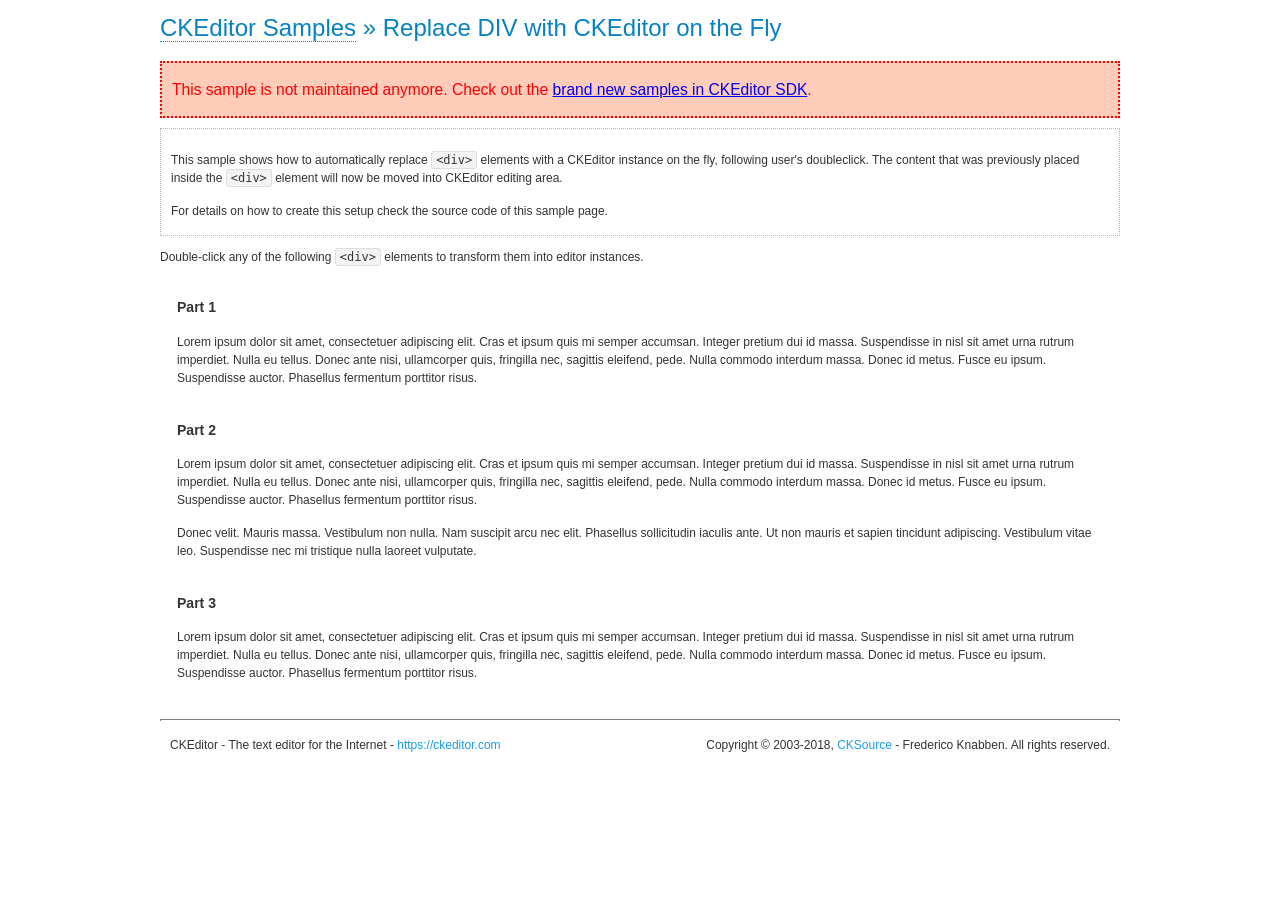
<file: assets/ckeditor/samples/old/divreplace.html>
<!DOCTYPE html>
<!--
Copyright (c) 2003-2018, CKSource - Frederico Knabben. All rights reserved.
For licensing, see LICENSE.md or https://ckeditor.com/legal/ckeditor-oss-license
-->
<html>
<head>
	<meta charset="utf-8">
	<title>Replace DIV &mdash; CKEditor Sample</title>
	<script src="../../ckeditor.js"></script>
	<link href="sample.css" rel="stylesheet">
	<style>

		div.editable
		{
			border: solid 2px transparent;
			padding-left: 15px;
			padding-right: 15px;
		}

		div.editable:hover
		{
			border-color: black;
		}

	</style>
	<script>

		// Uncomment the following code to test the "Timeout Loading Method".
		// CKEDITOR.loadFullCoreTimeout = 5;

		window.onload = function() {
			// Listen to the double click event.
			if ( window.addEventListener )
				document.body.addEventListener( 'dblclick', onDoubleClick, false );
			else if ( window.attachEvent )
				document.body.attachEvent( 'ondblclick', onDoubleClick );

		};

		function onDoubleClick( ev ) {
			// Get the element which fired the event. This is not necessarily the
			// element to which the event has been attached.
			var element = ev.target || ev.srcElement;

			// Find out the div that holds this element.
			var name;

			do {
				element = element.parentNode;
			}
			while ( element && ( name = element.nodeName.toLowerCase() ) &&
				( name != 'div' || element.className.indexOf( 'editable' ) == -1 ) && name != 'body' );

			if ( name == 'div' && element.className.indexOf( 'editable' ) != -1 )
				replaceDiv( element );
		}

		var editor;

		function replaceDiv( div ) {
			if ( editor )
				editor.destroy();

			editor = CKEDITOR.replace( div );
		}

	</script>
</head>
<body>
	<h1 class="samples">
		<a href="index.html">CKEditor Samples</a> &raquo; Replace DIV with CKEditor on the Fly
	</h1>
	<div class="warning deprecated">
		This sample is not maintained anymore. Check out the <a href="https://sdk.ckeditor.com/">brand new samples in CKEditor SDK</a>.
	</div>
	<div class="description">
		<p>
			This sample shows how to automatically replace <code>&lt;div&gt;</code> elements
			with a CKEditor instance on the fly, following user's doubleclick. The content
			that was previously placed inside the <code>&lt;div&gt;</code> element will now
			be moved into CKEditor editing area.
		</p>
		<p>
			For details on how to create this setup check the source code of this sample page.
		</p>
	</div>
	<p>
		Double-click any of the following <code>&lt;div&gt;</code> elements to transform them into
		editor instances.
	</p>
	<div class="editable">
		<h3>
			Part 1
		</h3>
		<p>
			Lorem ipsum dolor sit amet, consectetuer adipiscing elit. Cras et ipsum quis mi
			semper accumsan. Integer pretium dui id massa. Suspendisse in nisl sit amet urna
			rutrum imperdiet. Nulla eu tellus. Donec ante nisi, ullamcorper quis, fringilla
			nec, sagittis eleifend, pede. Nulla commodo interdum massa. Donec id metus. Fusce
			eu ipsum. Suspendisse auctor. Phasellus fermentum porttitor risus.
		</p>
	</div>
	<div class="editable">
		<h3>
			Part 2
		</h3>
		<p>
			Lorem ipsum dolor sit amet, consectetuer adipiscing elit. Cras et ipsum quis mi
			semper accumsan. Integer pretium dui id massa. Suspendisse in nisl sit amet urna
			rutrum imperdiet. Nulla eu tellus. Donec ante nisi, ullamcorper quis, fringilla
			nec, sagittis eleifend, pede. Nulla commodo interdum massa. Donec id metus. Fusce
			eu ipsum. Suspendisse auctor. Phasellus fermentum porttitor risus.
		</p>
		<p>
			Donec velit. Mauris massa. Vestibulum non nulla. Nam suscipit arcu nec elit. Phasellus
			sollicitudin iaculis ante. Ut non mauris et sapien tincidunt adipiscing. Vestibulum
			vitae leo. Suspendisse nec mi tristique nulla laoreet vulputate.
		</p>
	</div>
	<div class="editable">
		<h3>
			Part 3
		</h3>
		<p>
			Lorem ipsum dolor sit amet, consectetuer adipiscing elit. Cras et ipsum quis mi
			semper accumsan. Integer pretium dui id massa. Suspendisse in nisl sit amet urna
			rutrum imperdiet. Nulla eu tellus. Donec ante nisi, ullamcorper quis, fringilla
			nec, sagittis eleifend, pede. Nulla commodo interdum massa. Donec id metus. Fusce
			eu ipsum. Suspendisse auctor. Phasellus fermentum porttitor risus.
		</p>
	</div>
	<div id="footer">
		<hr>
		<p>
			CKEditor - The text editor for the Internet - <a class="samples" href="https://ckeditor.com/">https://ckeditor.com</a>
		</p>
		<p id="copy">
			Copyright &copy; 2003-2018, <a class="samples" href="https://cksource.com/">CKSource</a> - Frederico
			Knabben. All rights reserved.
		</p>
	</div>
</body>
</html>
</file>
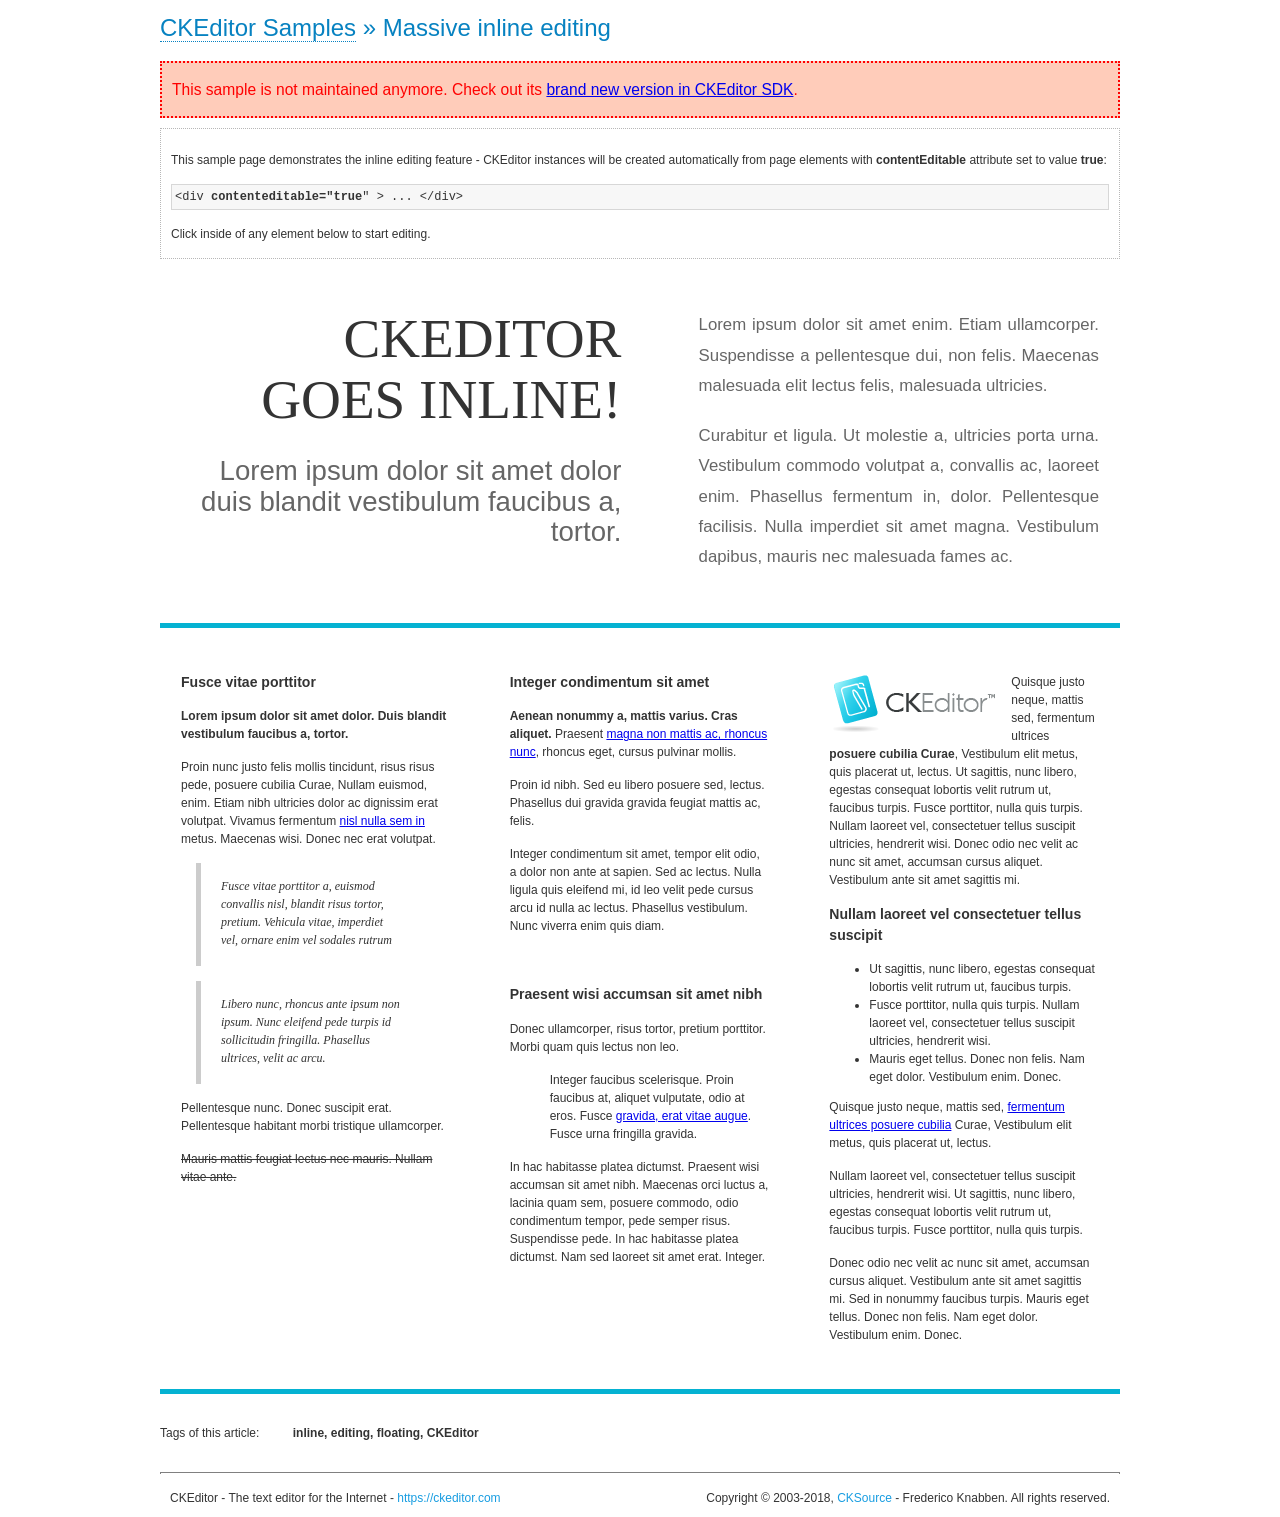
<file: assets/ckeditor/samples/old/inlineall.html>
<!DOCTYPE html>
<!--
Copyright (c) 2003-2018, CKSource - Frederico Knabben. All rights reserved.
For licensing, see LICENSE.md or https://ckeditor.com/legal/ckeditor-oss-license
-->
<html>
<head>
	<meta charset="utf-8">
	<title>Massive inline editing &mdash; CKEditor Sample</title>
	<script src="../../ckeditor.js"></script>
	<script>

		// This code is generally not necessary, but it is here to demonstrate
		// how to customize specific editor instances on the fly. This fits well
		// this demo because we have editable elements (like headers) that
		// require less features.

		// The "instanceCreated" event is fired for every editor instance created.
		CKEDITOR.on( 'instanceCreated', function( event ) {
			var editor = event.editor,
				element = editor.element;

			// Customize editors for headers and tag list.
			// These editors don't need features like smileys, templates, iframes etc.
			if ( element.is( 'h1', 'h2', 'h3' ) || element.getAttribute( 'id' ) == 'taglist' ) {
				// Customize the editor configurations on "configLoaded" event,
				// which is fired after the configuration file loading and
				// execution. This makes it possible to change the
				// configurations before the editor initialization takes place.
				editor.on( 'configLoaded', function() {

					// Remove unnecessary plugins to make the editor simpler.
					editor.config.removePlugins = 'colorbutton,find,flash,font,' +
						'forms,iframe,image,newpage,removeformat,' +
						'smiley,specialchar,stylescombo,templates';

					// Rearrange the layout of the toolbar.
					editor.config.toolbarGroups = [
						{ name: 'editing',		groups: [ 'basicstyles', 'links' ] },
						{ name: 'undo' },
						{ name: 'clipboard',	groups: [ 'selection', 'clipboard' ] },
						{ name: 'about' }
					];
				});
			}
		});

	</script>
	<link href="sample.css" rel="stylesheet">
	<style>

		/* The following styles are just to make the page look nice. */

		/* Workaround to show Arial Black in Firefox. */
		@font-face
		{
			font-family: 'arial-black';
			src: local('Arial Black');
		}

		*[contenteditable="true"]
		{
			padding: 10px;
		}

		#container
		{
			width: 960px;
			margin: 30px auto 0;
		}

		#header
		{
			overflow: hidden;
			padding: 0 0 30px;
			border-bottom: 5px solid #05B2D2;
			position: relative;
		}

		#headerLeft,
		#headerRight
		{
			width: 49%;
			overflow: hidden;
		}

		#headerLeft
		{
			float: left;
			padding: 10px 1px 1px;
		}

		#headerLeft h2,
		#headerLeft h3
		{
			text-align: right;
			margin: 0;
			overflow: hidden;
			font-weight: normal;
		}

		#headerLeft h2
		{
			font-family: "Arial Black",arial-black;
			font-size: 4.6em;
			line-height: 1.1;
			text-transform: uppercase;
		}

		#headerLeft h3
		{
			font-size: 2.3em;
			line-height: 1.1;
			margin: .2em 0 0;
			color: #666;
		}

		#headerRight
		{
			float: right;
			padding: 1px;
		}

		#headerRight p
		{
			line-height: 1.8;
			text-align: justify;
			margin: 0;
		}

		#headerRight p + p
		{
			margin-top: 20px;
		}

		#headerRight > div
		{
			padding: 20px;
			margin: 0 0 0 30px;
			font-size: 1.4em;
			color: #666;
		}

		#columns
		{
			color: #333;
			overflow: hidden;
			padding: 20px 0;
		}

		#columns > div
		{
			float: left;
			width: 33.3%;
		}

		#columns #column1 > div
		{
			margin-left: 1px;
		}

		#columns #column3 > div
		{
			margin-right: 1px;
		}

		#columns > div > div
		{
			margin: 0px 10px;
			padding: 10px 20px;
		}

		#columns blockquote
		{
			margin-left: 15px;
		}

		#tagLine
		{
			border-top: 5px solid #05B2D2;
			padding-top: 20px;
		}

		#taglist {
			display: inline-block;
			margin-left: 20px;
			font-weight: bold;
			margin: 0 0 0 20px;
		}

	</style>
</head>
<body>
<div>
	<h1 class="samples"><a href="index.html">CKEditor Samples</a> &raquo; Massive inline editing</h1>
	<div class="warning deprecated">
		This sample is not maintained anymore. Check out its <a href="https://sdk.ckeditor.com/samples/inline.html">brand new version in CKEditor SDK</a>.
	</div>
	<div class="description">
		<p>This sample page demonstrates the inline editing feature - CKEditor instances will be created automatically from page elements with <strong>contentEditable</strong> attribute set to value <strong>true</strong>:</p>
		<pre class="samples">&lt;div <strong>contenteditable="true</strong>" &gt; ... &lt;/div&gt;</pre>
		<p>Click inside of any element below to start editing.</p>
	</div>
</div>
<div id="container">
	<div id="header">
		<div id="headerLeft">
			<h2 id="sampleTitle" contenteditable="true">
				CKEditor<br> Goes Inline!
			</h2>
			<h3 contenteditable="true">
				Lorem ipsum dolor sit amet dolor duis blandit vestibulum faucibus a, tortor.
			</h3>
		</div>
		<div id="headerRight">
			<div contenteditable="true">
				<p>
					Lorem ipsum dolor sit amet enim. Etiam ullamcorper. Suspendisse a pellentesque dui, non felis. Maecenas malesuada elit lectus felis, malesuada ultricies.
				</p>
				<p>
					Curabitur et ligula. Ut molestie a, ultricies porta urna. Vestibulum commodo volutpat a, convallis ac, laoreet enim. Phasellus fermentum in, dolor. Pellentesque facilisis. Nulla imperdiet sit amet magna. Vestibulum dapibus, mauris nec malesuada fames ac.
				</p>
			</div>
		</div>
	</div>
	<div id="columns">
		<div id="column1">
			<div contenteditable="true">
				<h3>
					Fusce vitae porttitor
				</h3>
				<p>
					<strong>
						Lorem ipsum dolor sit amet dolor. Duis blandit vestibulum faucibus a, tortor.
					</strong>
				</p>
				<p>
					Proin nunc justo felis mollis tincidunt, risus risus pede, posuere cubilia Curae, Nullam euismod, enim. Etiam nibh ultricies dolor ac dignissim erat volutpat. Vivamus fermentum <a href="https://ckeditor.com/">nisl nulla sem in</a> metus. Maecenas wisi. Donec nec erat volutpat.
				</p>
				<blockquote>
					<p>
						Fusce vitae porttitor a, euismod convallis nisl, blandit risus tortor, pretium.
						Vehicula vitae, imperdiet vel, ornare enim vel sodales rutrum
					</p>
				</blockquote>
				<blockquote>
					<p>
						Libero nunc, rhoncus ante ipsum non ipsum. Nunc eleifend pede turpis id sollicitudin fringilla. Phasellus ultrices, velit ac arcu.
					</p>
				</blockquote>
				<p>Pellentesque nunc. Donec suscipit erat. Pellentesque habitant morbi tristique ullamcorper.</p>
				<p><s>Mauris mattis feugiat lectus nec mauris. Nullam vitae ante.</s></p>
			</div>
		</div>
		<div id="column2">
			<div contenteditable="true">
				<h3>
					Integer condimentum sit amet
				</h3>
				<p>
					<strong>Aenean nonummy a, mattis varius. Cras aliquet.</strong>
					Praesent <a href="https://ckeditor.com/">magna non mattis ac, rhoncus nunc</a>, rhoncus eget, cursus pulvinar mollis.</p>
				<p>Proin id nibh. Sed eu libero posuere sed, lectus. Phasellus dui gravida gravida feugiat mattis ac, felis.</p>
				<p>Integer condimentum sit amet, tempor elit odio, a dolor non ante at sapien. Sed ac lectus. Nulla ligula quis eleifend mi, id leo velit pede cursus arcu id nulla ac lectus. Phasellus vestibulum. Nunc viverra enim quis diam.</p>
			</div>
			<div contenteditable="true">
				<h3>
					Praesent wisi accumsan sit amet nibh
				</h3>
				<p>Donec ullamcorper, risus tortor, pretium porttitor. Morbi quam quis lectus non leo.</p>
				<p style="margin-left: 40px; ">Integer faucibus scelerisque. Proin faucibus at, aliquet vulputate, odio at eros. Fusce <a href="https://ckeditor.com/">gravida, erat vitae augue</a>. Fusce urna fringilla gravida.</p>
				<p>In hac habitasse platea dictumst. Praesent wisi accumsan sit amet nibh. Maecenas orci luctus a, lacinia quam sem, posuere commodo, odio condimentum tempor, pede semper risus. Suspendisse pede. In hac habitasse platea dictumst. Nam sed laoreet sit amet erat. Integer.</p>
			</div>
		</div>
		<div id="column3">
			<div contenteditable="true">
				<p>
					<img src="assets/inlineall/logo.png" alt="CKEditor logo" style="float:left">
				</p>
				<p>Quisque justo neque, mattis sed, fermentum ultrices <strong>posuere cubilia Curae</strong>, Vestibulum elit metus, quis placerat ut, lectus. Ut sagittis, nunc libero, egestas consequat lobortis velit rutrum ut, faucibus turpis. Fusce porttitor, nulla quis turpis. Nullam laoreet vel, consectetuer tellus suscipit ultricies, hendrerit wisi. Donec odio nec velit ac nunc sit amet, accumsan cursus aliquet. Vestibulum ante sit amet sagittis mi.</p>
				<h3>
					Nullam laoreet vel consectetuer tellus suscipit
				</h3>
				<ul>
					<li>Ut sagittis, nunc libero, egestas consequat lobortis velit rutrum ut, faucibus turpis.</li>
					<li>Fusce porttitor, nulla quis turpis. Nullam laoreet vel, consectetuer tellus suscipit ultricies, hendrerit wisi.</li>
					<li>Mauris eget tellus. Donec non felis. Nam eget dolor. Vestibulum enim. Donec.</li>
				</ul>
				<p>Quisque justo neque, mattis sed, <a href="https://ckeditor.com/">fermentum ultrices posuere cubilia</a> Curae, Vestibulum elit metus, quis placerat ut, lectus.</p>
				<p>Nullam laoreet vel, consectetuer tellus suscipit ultricies, hendrerit wisi. Ut sagittis, nunc libero, egestas consequat lobortis velit rutrum ut, faucibus turpis. Fusce porttitor, nulla quis turpis.</p>
				<p>Donec odio nec velit ac nunc sit amet, accumsan cursus aliquet. Vestibulum ante sit amet sagittis mi. Sed in nonummy faucibus turpis. Mauris eget tellus. Donec non felis. Nam eget dolor. Vestibulum enim. Donec.</p>
			</div>
		</div>
	</div>
	<div id="tagLine">
		Tags of this article:
		<p id="taglist" contenteditable="true">
			inline, editing, floating, CKEditor
		</p>
	</div>
</div>
<div id="footer">
	<hr>
	<p>
		CKEditor - The text editor for the Internet - <a class="samples" href="https://ckeditor.com/">
			https://ckeditor.com</a>
	</p>
	<p id="copy">
		Copyright &copy; 2003-2018, <a class="samples" href="https://cksource.com/">CKSource</a>
		- Frederico Knabben. All rights reserved.
	</p>
</div>
</body>
</html>
</file>
<file: assets/ckeditor/samples/css/samples.css>
/**
 * @license Copyright (c) 2003-2018, CKSource - Frederico Knabben. All rights reserved.
 * For licensing, see LICENSE.md or https://ckeditor.com/legal/ckeditor-oss-license
 */
@media (max-width: 900px) {
  .global-is-mobile-hidden {
    display: none !important;
  }
}
article,
aside,
details,
figcaption,
figure,
footer,
header,
hgroup,
main,
menu,
nav,
section {
  display: block;
}
body,
html {
  margin: 0;
  padding: 0;
  font: 16px / 1.8 Arial, 'Helvetica Neue', Helvetica, sans-serif;
  font-weight: 300;
  color: #575757;
}
.grid-width-10 {
  width: 10%;
}
.grid-width-20 {
  width: 20%;
}
.grid-width-30 {
  width: 30%;
}
.grid-width-40 {
  width: 40%;
}
.grid-width-50 {
  width: 50%;
}
.grid-width-60 {
  width: 60%;
}
.grid-width-70 {
  width: 70%;
}
.grid-width-80 {
  width: 80%;
}
.grid-width-90 {
  width: 90%;
}
.grid-width-100 {
  width: 100%;
}
@media (max-width: 900px) {
  .grid-width-10,
  .grid-width-20,
  .grid-width-30,
  .grid-width-40,
  .grid-width-50,
  .grid-width-60,
  .grid-width-70,
  .grid-width-80,
  .grid-width-90,
  .grid-width-100 {
    width: 100%;
  }
}
*[class*="grid-width"] {
  -webkit-box-sizing: border-box;
  -moz-box-sizing: border-box;
  box-sizing: border-box;
  padding-left: 4%;
  padding-right: 4%;
  float: left;
}
*[class*="grid-width"]:after,
.grid-container:after,
*[class*="grid-width"]:before,
.grid-container:before {
  content: '';
  display: block;
  overflow: hidden;
  visibility: hidden;
  font-size: 0;
  line-height: 0;
  width: 0;
  height: 0;
}
*[class*="grid-width"]:after,
.grid-container:after {
  clear: both;
}
.grid-container {
  -webkit-box-sizing: border-box;
  -moz-box-sizing: border-box;
  box-sizing: border-box;
  margin-left: auto;
  margin-right: auto;
}
.grid-container-nested *[class*="grid-width"]:first-child {
  padding-left: 0;
}
.grid-container-nested *[class*="grid-width"]:last-child {
  padding-right: 0;
}
@media (max-width: 900px) {
  .grid-container-nested *[class*="grid-width"]:first-child {
    padding-left: 4%;
  }
  .grid-container-nested *[class*="grid-width"]:last-child {
    padding-right: 4%;
  }
}
.header-a {
  min-height: 140px;
  overflow: hidden;
}
.header-a .header-a-logo {
  margin: 40px 0 0;
}
@media (max-width: 900px) {
  .header-a .header-a-logo {
    text-align: center;
  }
}
.header-a .header-a-logo img {
  border: transparent;
}
.navigation-a {
  height: 30px;
  background: #3D3D3D;
  position: absolute;
  left: 0;
  right: 0;
  top: 0;
  padding: 0;
  overflow: hidden;
}
@media (max-width: 900px) {
  .navigation-a {
    text-align: center;
  }
}
.navigation-a ul {
  list-style: none;
  margin: 0;
  overflow: hidden;
}
.navigation-a ul li,
.navigation-a ul li a {
  display: inline-block;
}
@media (max-width: 900px) {
  .navigation-a ul {
    width: auto;
    text-overflow: ellipsis;
    white-space: nowrap;
    display: inline-block;
    float: none;
  }
  .navigation-a ul:before,
  .navigation-a ul:after {
    display: none;
  }
}
.navigation-a ul.navigation-a-left {
  text-align: left;
}
@media (max-width: 900px) {
  .navigation-a ul.navigation-a-left {
    padding-right: 0;
  }
}
.navigation-a ul.navigation-a-right {
  text-align: right;
}
@media (max-width: 900px) {
  .navigation-a ul.navigation-a-right {
    padding-left: 23px;
  }
}
.navigation-a ul li + li {
  margin-left: 23px;
}
.navigation-a ul li a {
  font-size: 10px;
  font-size: 0.625rem;
  line-height: 18px;
  line-height: 1.13rem;
  line-height: 30px;
  float: left;
  color: #ddd;
  font-weight: bold;
  text-decoration: none;
  text-transform: uppercase;
}
.navigation-a ul li a:hover {
  cursor: pointer;
  color: #fff;
}
.icon-navigation-a-github:before,
.icon-navigation-a-github:after {
  background-image: url("[data-uri]");
}
.navigation-b {
  text-align: right;
  margin: 52px 0 0;
  overflow: visible;
}
@media (max-width: 900px) {
  .navigation-b {
    text-align: center;
    margin-top: 20px;
    padding: 0;
  }
}
.navigation-b ul {
  padding: 0;
  list-style: none;
  margin: 0;
  overflow: visible;
}
.navigation-b ul li,
.navigation-b ul li a {
  display: inline-block;
}
@media (max-width: 900px) {
  .navigation-b ul {
    display: table;
    width: 100%;
    padding-bottom: 1.5em;
  }
}
@media (max-width: 900px) {
  .navigation-b ul li {
    display: table-row;
  }
}
.navigation-b ul li + li {
  margin-left: 20px;
}
@media (max-width: 900px) {
  .navigation-b ul li + li {
    margin-left: 0;
  }
}
.navigation-b ul li a {
  -webkit-box-sizing: border-box;
  -moz-box-sizing: border-box;
  box-sizing: border-box;
  text-transform: uppercase;
  text-decoration: none;
  outline: none;
}
@media (max-width: 900px) {
  .navigation-b ul li a {
    width: 100%;
    -webkit-border-radius: 0;
    -webkit-background-clip: padding-box;
    -moz-border-radius: 0;
    -moz-background-clip: padding;
    border-radius: 0;
    background-clip: padding-box;
  }
}
.footer-a {
  font-size: 13px;
  font-size: 0.8125rem;
  line-height: 23.4px;
  line-height: 1.46rem;
  padding-top: 2.25em;
  padding-bottom: 2.25em;
  overflow: hidden;
  color: #8a8a8a;
}
.footer-a a {
  color: #0287D0;
  text-decoration: none;
  border-bottom: 1px dotted #0287D0;
}
.footer-a a:hover {
  color: #0277b7;
}
.footer-a p {
  margin: 0;
  display: inline-block;
  text-align: center;
}
.content {
  font-size: 14px;
  font-size: 0.875rem;
  line-height: 25.2px;
  line-height: 1.57rem;
  overflow: hidden;
  padding-top: 1.5em;
  padding-bottom: 1.5em;
}
.content p {
  margin: 0.75em 0;
}
.content ul,
.content ol,
.content pre,
.content blockquote,
.content textarea:not([class^="cke"]),
.content .cke {
  margin: 1.875em 0;
}
.content code,
.content kbd {
  -webkit-border-radius: 3px;
  -webkit-background-clip: padding-box;
  -moz-border-radius: 3px;
  -moz-background-clip: padding;
  border-radius: 3px;
  background-clip: padding-box;
  padding: 3px 4px;
}
.content pre,
.content code,
.content kbd,
.content blockquote {
  background: #f5f5f5;
}
.content blockquote,
.content pre {
  background: none;
  border-left: 4px solid #0287D0;
  padding: 1.5em 2.25em;
}
.content p a,
.content ul a,
.content ol a,
.content blockquote a,
.content h1 a,
.content h2 a,
.content h3 a,
.content h4 a,
.content h5 a {
  color: #0287D0;
  text-decoration: none;
  border-bottom: 1px dotted #0287D0;
}
.content p a:hover,
.content ul a:hover,
.content ol a:hover,
.content blockquote a:hover,
.content h1 a:hover,
.content h2 a:hover,
.content h3 a:hover,
.content h4 a:hover,
.content h5 a:hover {
  color: #0277b7;
}
.content h1,
.content h2,
.content h3,
.content h4,
.content h5 {
  color: #000;
  font-weight: 100;
}
.content h1 code,
.content h2 code,
.content h3 code,
.content h4 code,
.content h5 code,
.content h1 kbd,
.content h2 kbd,
.content h3 kbd,
.content h4 kbd,
.content h5 kbd {
  font-size: inherit;
}
.content h1 a.content-heading-anchor,
.content h2 a.content-heading-anchor,
.content h3 a.content-heading-anchor,
.content h4 a.content-heading-anchor,
.content h5 a.content-heading-anchor {
  font-weight: 100;
  vertical-align: middle;
  opacity: 0;
  border: 0;
}
.content h1:hover a.content-heading-anchor,
.content h2:hover a.content-heading-anchor,
.content h3:hover a.content-heading-anchor,
.content h4:hover a.content-heading-anchor,
.content h5:hover a.content-heading-anchor {
  opacity: 1;
}
.content h1:target a,
.content h2:target a,
.content h3:target a,
.content h4:target a,
.content h5:target a {
  -webkit-animation: targetLinkOpacity 0.5s linear alternate;
  -moz-animation: targetLinkOpacity 0.5s linear alternate;
  -o-animation: targetLinkOpacity 0.5s linear alternate;
  animation: targetLinkOpacity 0.5s linear alternate;
  opacity: 1;
}
.content input,
.content select,
.content textarea:not([class^="cke"]) {
  -webkit-border-radius: 3px;
  -webkit-background-clip: padding-box;
  -moz-border-radius: 3px;
  -moz-background-clip: padding;
  border-radius: 3px;
  background-clip: padding-box;
  -webkit-box-shadow: inset 0 1px 1px rgba(0, 0, 0, 0.08);
  -moz-box-shadow: inset 0 1px 1px rgba(0, 0, 0, 0.08);
  box-shadow: inset 0 1px 1px rgba(0, 0, 0, 0.08);
  font: inherit;
  color: inherit;
  border: 1px solid #D9D9D9;
  padding: .2em .5em;
}
.content input:focus,
.content select:focus,
.content textarea:not([class^="cke"]):focus {
  border-color: #66afe9;
  outline: 0;
  -webkit-box-shadow: inset 0 1px 1px rgba(0, 0, 0, 0.08), 0 0 8px #93c6ef;
  -moz-box-shadow: inset 0 1px 1px rgba(0, 0, 0, 0.08), 0 0 8px #93c6ef;
  box-shadow: inset 0 1px 1px rgba(0, 0, 0, 0.08), 0 0 8px #93c6ef;
}
.content abbr {
  border-bottom: 1px dotted #666;
  cursor: pointer;
}
.content blockquote {
  font-style: italic;
  font-family: Georgia, Times, "Times New Roman", serif;
  font-size: 16px;
  font-size: 1rem;
  line-height: 28.8px;
  line-height: 1.8rem;
}
.content em {
  font-style: italic;
}
.content h1 {
  font-size: 36px;
  font-size: 2.25rem;
  line-height: 64.8px;
  line-height: 4.05rem;
  margin: 1.125em 0 0;
}
.content h2 {
  font-size: 27.2px;
  font-size: 1.7rem;
  line-height: 48.96px;
  line-height: 3.06rem;
  margin: 0.9em 0 0;
}
.content h3 {
  font-size: 24px;
  font-size: 1.5rem;
  line-height: 43.2px;
  line-height: 2.7rem;
  font-weight: 500;
  margin: 0.75em 0 0;
}
.content h4 {
  font-size: 19.2px;
  font-size: 1.2rem;
  line-height: 34.56px;
  line-height: 2.16rem;
  font-weight: 500;
  margin: 0.75em 0 0;
}
.content h5 {
  font-size: 17.6px;
  font-size: 1.1rem;
  line-height: 31.68px;
  line-height: 1.98rem;
  font-weight: 500;
  margin: 0.75em 0 0;
}
.content hr {
  border: 0;
  border-top: 4px solid #D9D9D9;
  margin: 1.5em 0;
}
.content input[type="text"] {
  height: 1.8em;
  line-height: 1.8em;
}
.content input[type="button"] {
  -webkit-appearance: button;
  -moz-appearance: button;
  appearance: button;
}
.content kbd {
  font-size: 12px;
  font-size: 0.75rem;
  line-height: 21.6px;
  line-height: 1.35rem;
  font-family: Arial, 'Helvetica Neue', Helvetica, sans-serif;
  padding: 2px 6px;
  -webkit-box-shadow: 0 0 4px #fff inset, 0 2px 0 #D9D9D9;
  -moz-box-shadow: 0 0 4px #fff inset, 0 2px 0 #D9D9D9;
  box-shadow: 0 0 4px #fff inset, 0 2px 0 #D9D9D9;
}
.content p img {
  vertical-align: middle;
}
.content p pre {
  padding: 1.5em;
}
.content pre {
  padding: 0;
  border: 0;
  tab-size: 4;
  -o-tab-size: 4;
  -moz-tab-size: 4;
}
.content pre,
.content code {
  font-size: 11.89px;
  font-size: 0.743rem;
  line-height: 21.4px;
  line-height: 1.34rem;
  font-family: Consolas, Menlo, Monaco, Lucida Console, Liberation Mono, DejaVu Sans Mono, Bitstream Vera Sans Mono, Courier New, monospace, serif;
}
.content pre a,
.content code a {
  border: 0;
}
.content pre code {
  padding: 0.75em;
  display: block;
}
.content strong {
  color: #000;
}
.content ul ul,
.content ol ul,
.content ul ol,
.content ol ol {
  margin: 0.75em 0;
}
.content ul li,
.content ol li {
  font-size: 14px;
  font-size: 0.875rem;
  line-height: 30.24px;
  line-height: 1.89rem;
}
.content textarea:not([class^="cke"]) {
  width: 100%;
}
.content div.todo {
  border: 2px dotted #444;
  padding: 10px;
  margin: 60px 0 10px 0;
  /* Remove me some day */
}
.content div.todo:before {
  content: "TODO";
  font-weight: bold;
}
body a.button-a,
body button.button-a,
body input.button-a {
  -webkit-border-radius: 3px;
  -webkit-background-clip: padding-box;
  -moz-border-radius: 3px;
  -moz-background-clip: padding;
  border-radius: 3px;
  background-clip: padding-box;
  font-size: 14px;
  font-size: 0.875rem;
  line-height: 25.2px;
  line-height: 1.57rem;
  height: 36px;
  line-height: 36px;
  padding: 0 1.1em;
  font-weight: 700;
  color: #3e3e3e;
  white-space: nowrap;
  text-decoration: none;
  display: inline-block;
  cursor: pointer;
  border: 0;
  vertical-align: middle;
  margin: 1px 0;
  background: transparent;
}
body a.button-a.icon-pos-left,
body button.button-a.icon-pos-left,
body input.button-a.icon-pos-left {
  padding-left: .8em;
}
body a.button-a.icon-pos-right,
body button.button-a.icon-pos-right,
body input.button-a.icon-pos-right {
  padding-right: .8em;
}
body a.button-a.button-a-no-text,
body button.button-a.button-a-no-text,
body input.button-a.button-a-no-text {
  -webkit-border-radius: 100px;
  -webkit-background-clip: padding-box;
  -moz-border-radius: 100px;
  -moz-background-clip: padding;
  border-radius: 100px;
  background-clip: padding-box;
  width: 36px;
  padding: 0;
  text-indent: -999px;
  overflow: hidden;
  position: relative;
  text-align: center;
}
body a.button-a.button-a-no-text:before,
body button.button-a.button-a-no-text:before,
body input.button-a.button-a-no-text:before {
  position: absolute;
  left: 50%;
  top: 50%;
  margin: -9px 0 0 -9px;
}
@media (max-width: 900px) {
  body a.button-a.button-a-mobile-collapsed,
  body button.button-a.button-a-mobile-collapsed,
  body input.button-a.button-a-mobile-collapsed {
    -webkit-border-radius: 100px;
    -webkit-background-clip: padding-box;
    -moz-border-radius: 100px;
    -moz-background-clip: padding;
    border-radius: 100px;
    background-clip: padding-box;
    width: 36px;
    padding: 0;
    text-indent: -999px;
    overflow: hidden;
    position: relative;
    text-align: center;
  }
  body a.button-a.button-a-mobile-collapsed:before,
  body button.button-a.button-a-mobile-collapsed:before,
  body input.button-a.button-a-mobile-collapsed:before {
    position: absolute;
    left: 50%;
    top: 50%;
    margin: -9px 0 0 -9px;
  }
  body a.button-a.button-a-mobile-collapsed:before,
  body button.button-a.button-a-mobile-collapsed:before,
  body input.button-a.button-a-mobile-collapsed:before {
    position: absolute;
    left: 50%;
    top: 50%;
    margin: -9px 0 0 -9px;
  }
}
body a.button-a:active,
body button.button-a:active,
body input.button-a:active,
body a.button-a:hover,
body button.button-a:hover,
body input.button-a:hover {
  color: #fff;
  background: #0277b7;
}
body a.button-a:focus,
body button.button-a:focus,
body input.button-a:focus {
  border-color: #66afe9;
  outline: 0;
  -webkit-box-shadow: inset 0 1px 1px rgba(0, 0, 0, 0.075), 0 0 8px #93c6ef;
  -moz-box-shadow: inset 0 1px 1px rgba(0, 0, 0, 0.075), 0 0 8px #93c6ef;
  box-shadow: inset 0 1px 1px rgba(0, 0, 0, 0.075), 0 0 8px #93c6ef;
}
body a.button-a-soft,
body button.button-a-soft,
body input.button-a-soft {
  background: #e7e7e7;
}
body a.button-a-soft:active,
body button.button-a-soft:active,
body input.button-a-soft:active,
body a.button-a-soft:hover,
body button.button-a-soft:hover,
body input.button-a-soft:hover {
  color: #3e3e3e;
  background: #cecece;
}
body a.button-a-background,
body button.button-a-background,
body input.button-a-background,
body a.navigation-b ul li a:hover,
body button.navigation-b ul li a:hover,
body input.navigation-b ul li a:hover {
  color: #fff;
  background: #0287D0;
}
body a.button-a-background:active,
body button.button-a-background:active,
body input.button-a-background:active,
body a.button-a-background:hover,
body button.button-a-background:hover,
body input.button-a-background:hover,
body a.navigation-b ul li a:hover:active,
body button.navigation-b ul li a:hover:active,
body input.navigation-b ul li a:hover:active,
body a.navigation-b ul li a:hover:hover,
body button.navigation-b ul li a:hover:hover,
body input.navigation-b ul li a:hover:hover {
  color: #fff;
  background: #0277b7;
}
.balloon-a {
  font-size: 12px;
  font-size: 0.75rem;
  line-height: 21.6px;
  line-height: 1.35rem;
  -webkit-border-radius: 3px;
  -webkit-background-clip: padding-box;
  -moz-border-radius: 3px;
  -moz-background-clip: padding;
  border-radius: 3px;
  background-clip: padding-box;
  border-bottom: 3px solid #d4d4d4;
  background: #ebebeb;
  display: inline-block;
  white-space: nowrap;
  padding: .4em 1.2em .2em;
  font-weight: 700;
  position: relative;
  z-index: 1000;
  text-transform: none;
  color: #575757;
}
.balloon-a:hover {
  color: #575757;
}
.balloon-a:before {
  content: '';
  width: 0;
  height: 0;
  border-style: solid;
  position: absolute;
}
.balloon-a-ne:before,
.balloon-a-nw:before {
  top: -13px;
  border-width: 0 9px 15.6px 9px;
  border-color: transparent transparent #ebebeb transparent;
}
.balloon-a-se:before,
.balloon-a-sw:before {
  bottom: -13px;
  border-width: 15.6px 9px 0 9px;
  border-color: #ebebeb transparent transparent transparent;
}
.balloon-a-nw:before,
.balloon-a-sw:before {
  left: 20px;
}
.balloon-a-ne:before,
.balloon-a-se:before {
  right: 20px;
}
.icon-pos-left:before,
.icon-pos-right:after {
  content: '';
  display: inline-block;
  width: 18px;
  height: 18px;
  vertical-align: middle;
  background-repeat: no-repeat;
}
.icon-pos-left:before {
  margin-right: 10px;
}
.icon-pos-right:after {
  margin-left: 10px;
}
.icon-download:before,
.icon-download:after {
  background-image: url("[data-uri]");
}
.icon-question-mark:before,
.icon-question-mark:after {
  background-image: url("[data-uri]");
}
.icon-close:before,
.icon-close:after {
  background-image: url("[data-uri]");
}
.ie8 .switch > * {
  vertical-align: middle;
}
.ie8 .switch input[type="radio"] {
  margin: 0 0.25em;
  display: inline-block;
}
.ie8 .switch label {
  margin-left: 0 !important;
  margin-right: 0 !important;
}
.ie8 .switch label[data-for="1"] {
  float: left;
}
.ie8 .switch label[data-for="2"] {
  float: right;
}
.ie8 .switch .switch-inner {
  display: none;
}
.switch {
  font-size: 14px;
  font-size: 0.875rem;
  line-height: 25.2px;
  line-height: 1.57rem;
  font-weight: bold;
  background-color: #0287D0;
  overflow: hidden;
  display: inline-block;
  padding: 0.75em 0.25em;
  color: #fff;
  -webkit-border-radius: 3px;
  -webkit-background-clip: padding-box;
  -moz-border-radius: 3px;
  -moz-background-clip: padding;
  border-radius: 3px;
  background-clip: padding-box;
  position: relative;
}
.switch input[type="radio"] {
  display: none;
}
.switch label {
  position: relative;
  z-index: 2;
  float: left;
  cursor: pointer;
  padding: 0 0.75em;
}
.switch label:hover {
  text-decoration: underline;
}
.switch .switch-inner {
  float: left;
  background-color: #FFF;
  height: 1.5em;
  width: 4.125em;
  padding: 2px;
  margin: 0 0.25em;
  -webkit-border-radius: 5.5px;
  -webkit-background-clip: padding-box;
  -moz-border-radius: 5.5px;
  -moz-background-clip: padding;
  border-radius: 5.5px;
  background-clip: padding-box;
}
.switch .switch-inner .handler {
  overflow: hidden;
  position: relative;
  display: block;
  height: 1.5em;
  width: 1.5em;
  background: #027dc1;
  -webkit-border-radius: 4.5px;
  -webkit-background-clip: padding-box;
  -moz-border-radius: 4.5px;
  -moz-background-clip: padding;
  border-radius: 4.5px;
  background-clip: padding-box;
}
.switch .switch-inner .handler:before {
  content: '';
  display: block;
  position: absolute;
  top: 0;
  right: 0;
  bottom: 3px;
  left: 0;
  background-color: #0291df;
  -webkit-border-bottom-left-radius: 4.5px;
  -moz-border-radius-bottomleft: 4.5px;
  border-bottom-left-radius: 4.5px;
  -webkit-border-bottom-right-radius: 4.5px;
  -webkit-background-clip: padding-box;
  -moz-border-radius-bottomright: 4.5px;
  -moz-background-clip: padding;
  border-bottom-right-radius: 4.5px;
  background-clip: padding-box;
}
.switch:hover .switch-inner .handler:before {
  background: #029ef3;
}
.switch input[data-num="2"]:checked ~ .switch-inner > .handler {
  margin-left: auto;
}
.switch input[data-num="2"]:checked ~ label[data-for="1"] {
  padding-right: 5.125em;
  margin-right: -4.375em;
}
.switch input[data-num="1"]:checked ~ label[data-for="2"] {
  padding-left: 5.125em;
  margin-left: -4.375em;
}
.toggler {
  -webkit-user-select: none;
  -moz-user-select: none;
  -ms-user-select: none;
  user-select: none;
}
.toggler label {
  cursor: pointer;
}
.toggler [data-collapse] {
  display: inherit;
}
.toggler [data-expand] {
  display: none;
}
.toggler.collapsed [data-collapse] {
  display: none;
}
.toggler.collapsed [data-expand] {
  display: inherit;
}
.toggler-container {
  overflow: hidden;
}
.toggler-container.collapsed {
  height: 0;
}
.icon-toggler-expanded:before,
.icon-toggler-collapsed:before,
.icon-toggler-expanded:after,
.icon-toggler-collapsed:after {
  background-image: url("[data-uri]");
}
.icon-toggler-expanded.icon-light:before,
.icon-toggler-collapsed.icon-light:before,
.icon-toggler-expanded.icon-light:after,
.icon-toggler-collapsed.icon-light:after {
  background-image: url("[data-uri]");
}
.icon-toggler-expanded:before,
.icon-toggler-expanded:after {
  background-position: top left;
}
.icon-toggler-collapsed:before,
.icon-toggler-collapsed:after {
  background-position: bottom left;
}
.modal {
  padding: 20px;
  border-radius: 3px;
  background-color: white;
  max-width: 700px;
  -webkit-box-sizing: border-box;
  -moz-box-sizing: border-box;
  box-sizing: border-box;
  width: 80% !important;
  top: 50% !important;
  -webkit-transform: translate(-50%, -50%) !important;
  -moz-transform: translate(-50%, -50%) !important;
  -ms-transform: translate(-50%, -50%) !important;
  -o-transform: translate(-50%, -50%) !important;
  transform: translate(-50%, -50%) !important;
}
.modal-close {
  -webkit-border-radius: 100px;
  -webkit-background-clip: padding-box;
  -moz-border-radius: 100px;
  -moz-background-clip: padding;
  border-radius: 100px;
  background-clip: padding-box;
  cursor: pointer;
  height: 18px;
  width: 18px;
  position: absolute;
  top: 10px;
  right: 10px;
  font-size: 17px;
  text-align: center;
  line-height: 19px;
  background: #cccccc;
}
main .grid-container,
header .grid-container,
.navigation-a > div,
footer > div {
  max-width: 968px;
}
.header-a {
  margin-top: 30px;
}
.footer-a {
  border-top: 1px solid #D9D9D9;
}
.adjoined-top {
  background-color: #0287D0;
  color: #fff;
}
.adjoined-top .content h1,
.adjoined-top .content h2,
.adjoined-top .content h3,
.adjoined-top .content h4,
.adjoined-top .content h5 {
  color: #fff;
}
.adjoined-top .content p {
  font-size: 18px;
  font-size: 1.125rem;
  line-height: 32.4px;
  line-height: 2.02rem;
  font-weight: 100;
}
.adjoined-top .content p a {
  text-decoration: none;
  border-bottom: 1px dotted #fff;
  color: inherit;
}
.adjoined-top .content p a:hover {
  color: #e6e6e6;
}
.adjoined-top .content button {
  color: #fff;
}
.adjoined-top .content strong {
  color: #fff;
}
.adjoined-top .content code {
  font-size: inherit;
  color: #0287D0;
}
.adjoined-bottom {
  position: relative;
}
.adjoined-bottom:before {
  z-index: -1;
  content: '';
  background: #0287D0;
  position: absolute;
  top: 0;
  left: 0;
  right: 0;
  height: 50%;
}
main .grid-container,
header .grid-container,
.navigation-a > div,
footer > div {
  max-width: 1052px;
}
main .grid-container.freed-width {
  max-width: none;
}
.switch {
  background: #027dc1;
  float: right;
  overflow: visible;
}
.switch .balloon-a {
  position: absolute;
  top: -40px;
  right: 50%;
  margin-right: -15px;
  background: #FFEFC1;
  border-bottom-color: #DCDCA4;
}
.switch .balloon-a:before {
  border-color: #FFEFC1 transparent transparent transparent;
}
#toolbar .editors-container {
  overflow: hidden;
  height: 0;
  transition: height 200ms;
}
#toolbar .editors-container.active {
  height: auto;
}
#main #editor {
  background: #FFF;
  padding: 2% 4%;
  border: dashed 5px #0287D0;
}
#main .adjoined-top:before {
  height: 335px;
}
#toolbar .adjoined-top:before {
  height: 219px;
}
#toolbar .adjoined-top .grid-container-nested {
  height: 147px;
}
.content .grid-switch-magic {
  margin: 3.5em 0 0;
}
#info-box {
  padding-bottom: 0;
}
#info-box > div {
  width: 100%;
  text-align: right;
}
#info-box > div .toggler {
  padding-right: 0;
}
#info-box > div .toggler:hover {
  background: transparent;
  color: #000;
}
#info-box > div .toggler:hover > label {
  text-decoration: underline;
}
#info-box > div h2 {
  float: left;
  margin-top: 0;
}
#info-box > div#instructions-container {
  text-align: left;
}
#toolbarModifierWrapper {
  overflow: hidden;
  height: 0;
  opacity: 0;
  transition: height 200ms;
}
#toolbarModifierWrapper.active {
  height: auto;
  opacity: 1;
}
header {
  overflow: visible;
}
header div.grid-container {
  overflow: visible;
}
header .navigation-b {
  overflow: visible;
}
header .navigation-b ul {
  overflow: visible;
}
header .navigation-b a {
  position: relative;
}
header .balloon-a {
  position: absolute;
  top: 48px;
  left: 50%;
  margin-left: -35px;
}
@media (max-width: 1140px) {
  header .balloon-a {
    left: auto;
    margin-left: auto;
    right: 50%;
    margin-right: -35px;
  }
  header .balloon-a:before {
    left: auto;
    right: 22px;
  }
}
@media (max-width: 900px) {
  header .balloon-a {
    display: none;
  }
}
header .header-a-logo img {
  width: 160px;
  height: 60px;
}

#toolbar .cke_toolbar {
  pointer-events: none;
  -webkit-user-select: none;
  -moz-user-select: none;
  -ms-user-select: none;
  user-select: none;
  cursor: default;
}
.some-toolbar-active .cke_toolbar {
  zoom: 1;
  filter: alpha(opacity=50);
  -webkit-opacity: 0.5;
  -moz-opacity: 0.5;
  opacity: 0.5;
}
.cke_toolbar.active {
  position: relative;
  zoom: 1;
  filter: alpha(opacity=100);
  -webkit-opacity: 1;
  -moz-opacity: 1;
  opacity: 1;
}
.cke_toolbar.active:after {
  content: '';
  display: block;
  position: absolute;
  top: 0;
  right: 6px;
  bottom: 5px;
  left: 0;
  -webkit-border-radius: 5px;
  -webkit-background-clip: padding-box;
  -moz-border-radius: 5px;
  -moz-background-clip: padding;
  border-radius: 5px;
  background-clip: padding-box;
  -webkit-box-shadow: 0px 0px 15px 3px #fff4b0;
  -moz-box-shadow: 0px 0px 15px 3px #fff4b0;
  box-shadow: 0px 0px 15px 3px #fff4b0;
}
.cke_toolbar.active .cke_toolgroup {
  -webkit-box-shadow: none;
  -moz-box-shadow: none;
  box-shadow: none;
  border-color: #e3c300;
}
.cke_toolbar.active .cke_combo,
.cke_toolbar.active .cke_toolgroup {
  position: relative;
  z-index: 2;
}
.cke_toolbar.active .cke_combo_button {
  -webkit-box-shadow: none;
  -moz-box-shadow: none;
  box-shadow: none;
}
.unselectable {
  -webkit-user-select: none;
  -moz-user-select: none;
  -ms-user-select: none;
  user-select: none;
}
.toolbar {
  padding: 5px 0;
  margin-bottom: 2.4em;
  overflow: hidden;
  background: #fff;
}
.toolbar button.button-a.cke_button {
  cursor: pointer;
  display: inline-block;
  padding: 4px 6px;
  outline: 0;
  border: 1px solid #a6a6a6;
}
.toolbar button.button-a.hidden {
  display: none;
}
.toolbar button.button-a.left {
  float: left;
  margin-right: 8px;
}
.toolbar button.button-a.right {
  float: right;
  margin-left: 8px;
}
.toolbar button.button-a .highlight {
  color: #ffefc1;
}
.configContainer.hidden,
.toolbarModifier.hidden,
.toolbarModifier-hints.hidden {
  display: none;
}
.toolbarModifier :focus,
.toolbar button:focus,
.configContainer textarea.configCode:focus {
  outline: none;
}
div.toolbarModifier {
  padding: 0;
  overflow: hidden;
  width: 100%;
  position: relative;
  display: table;
  border-collapse: collapse;
}
div.toolbarModifier ::-moz-focus-inner {
  border: 0;
}
div.toolbarModifier .empty {
  display: none;
}
div.toolbarModifier.empty-visible .empty {
  display: table-row;
  zoom: 1;
  filter: alpha(opacity=60);
  -webkit-opacity: 0.6;
  -moz-opacity: 0.6;
  opacity: 0.6;
}
div.toolbarModifier .empty > p {
  line-height: 31px;
}
div.toolbarModifier > ul {
  padding: 0;
  margin: 0;
  border-top: 1px solid #ccc;
  width: 100%;
}
div.toolbarModifier > ul[data-type="table-header"] {
  display: table-header-group;
}
div.toolbarModifier > ul[data-type="table-body"] {
  display: table-row-group;
}
div.toolbarModifier > ul p {
  padding: 0;
  margin: 0;
}
div.toolbarModifier > ul > li {
  display: table-row;
}
div.toolbarModifier > ul > li[data-type="header"] {
  font-weight: bold;
  user-select: none;
  cursor: default;
}
div.toolbarModifier > ul > li[data-type="group"],
div.toolbarModifier > ul > li[data-type="separator"] {
  border-bottom: 1px solid #ccc;
}
div.toolbarModifier > ul > li[data-type="subgroup"] {
  border-top: 1px solid #eee;
}
div.toolbarModifier > ul > li[data-type="subgroup"]:first-child {
  border-top: none;
}
div.toolbarModifier > ul > li[data-type="group"].active,
div.toolbarModifier > ul > li[data-type="group"]:hover,
div.toolbarModifier > ul > li[data-type="separator"].active,
div.toolbarModifier > ul > li[data-type="separator"]:hover {
  overflow: hidden;
  z-index: 2;
}
div.toolbarModifier > ul > li[data-type="group"].active,
div.toolbarModifier > ul > li[data-type="separator"].active,
div.toolbarModifier > ul > li[data-type="group"].active:hover,
div.toolbarModifier > ul > li[data-type="separator"].active:hover {
  background: #f0fafb;
}
div.toolbarModifier > ul > li[data-type="group"]:hover,
div.toolbarModifier > ul > li[data-type="separator"]:hover {
  background: #fffbe3;
}
div.toolbarModifier > ul > li[data-type="separator"] {
  background: #f5f5f5;
}
div.toolbarModifier > ul > li[data-type="separator"]:after {
  content: '';
  width: 100%;
}
div.toolbarModifier > ul > li[data-type="separator"] > p {
  padding: 2px 5px;
}
div.toolbarModifier > ul > li > p,
div.toolbarModifier > ul > li > ul {
  display: table-cell;
  vertical-align: middle;
}
div.toolbarModifier > ul > li p {
  padding-left: 5px;
  min-width: 200px;
}
div.toolbarModifier > ul > li p span {
  white-space: nowrap;
  cursor: default;
}
div.toolbarModifier > ul > li p span button {
  font-size: 12.666px;
  margin-right: 5px;
  cursor: pointer;
  background: #fff;
  -webkit-border-radius: 5px;
  -webkit-background-clip: padding-box;
  -moz-border-radius: 5px;
  -moz-background-clip: padding;
  border-radius: 5px;
  background-clip: padding-box;
  border: 1px solid #bbb;
  padding: 0 7px;
  line-height: 12px;
  height: 20px;
}
div.toolbarModifier > ul > li p span button:not(.disabled):hover,
div.toolbarModifier > ul > li p span button:not(.disabled):focus {
  color: #fff;
  background-color: #454545;
  border-color: transparent;
}
div.toolbarModifier > ul > li p span button.move.disabled {
  cursor: default;
  zoom: 1;
  filter: alpha(opacity=20);
  -webkit-opacity: 0.2;
  -moz-opacity: 0.2;
  opacity: 0.2;
}
div.toolbarModifier > ul > li ul {
  border-collapse: collapse;
  padding: 0;
  width: 100%;
}
div.toolbarModifier > ul > li ul li {
  display: table-row;
  list-style-type: none;
  line-height: 1;
}
div.toolbarModifier > ul > li ul li[data-type="subgroup"] {
  border-top: 1px solid #ddd;
}
div.toolbarModifier > ul > li ul li[data-type="subgroup"]:first-child {
  border-top: 0;
}
div.toolbarModifier > ul > li ul li[data-type="subgroup"] [data-type="button"] {
  -webkit-border-radius: 3px;
  -webkit-background-clip: padding-box;
  -moz-border-radius: 3px;
  -moz-background-clip: padding;
  border-radius: 3px;
  background-clip: padding-box;
  padding: 0 2px;
}
div.toolbarModifier > ul > li ul li[data-type="subgroup"] [data-type="button"]:focus {
  background: rgba(0, 0, 0, 0.04);
}
div.toolbarModifier > ul > li ul li[data-type="subgroup"] [data-type="button"] input {
  vertical-align: middle;
}
div.toolbarModifier > ul > li ul li > p,
div.toolbarModifier > ul > li ul li > ul {
  display: table-cell;
  vertical-align: middle;
}
div.toolbarModifier > ul > li ul li ul {
  padding: 0;
}
div.toolbarModifier > ul > li ul li ul li {
  padding: 0;
  display: inline-block;
  cursor: pointer;
  margin: 2px 5px 2px 0;
}
div.toolbarModifier > ul > li ul li ul li .cke_combo_text {
  cursor: pointer;
  white-space: nowrap;
}
div.toolbarModifier > ul > li ul li ul li .cke_toolgroup,
div.toolbarModifier > ul > li ul li ul li .cke_combo_button {
  cursor: pointer;
  margin: 0;
  vertical-align: middle;
  border: 1px solid #ddd;
  font-size: 11.41px;
  font-size: 0.713rem;
  line-height: 20.54px;
  line-height: 1.28rem;
}
div.toolbarModifier > .codemirror-wrapper {
  overflow-y: auto;
}
div.toolbarModifier-hints {
  float: right;
  width: 350px;
  min-width: 150px;
  overflow-y: auto;
  margin-left: 1.5em;
}
div.toolbarModifier-hints h3 {
  font-size: 18.08px;
  font-size: 1.13rem;
  line-height: 32.54px;
  line-height: 2.03rem;
  padding: 0.36em 1.5em;
  background: #f5f5f5;
  border-bottom: 1px solid #ddd;
  margin-top: 0;
  margin-bottom: 1.2em;
}
div.toolbarModifier-hints dl {
  margin-bottom: 1.2em;
  overflow: hidden;
}
div.toolbarModifier-hints dl .list-header {
  font-weight: bold;
  border: 0;
  padding-bottom: 0.6em;
}
div.toolbarModifier-hints dl > p {
  text-align: center;
}
div.toolbarModifier-hints dl dt {
  float: left;
  width: 9em;
  clear: both;
  text-align: right;
  border-top: 1px solid #ddd;
  padding-left: 1.5em;
  padding-right: .1em;
  -webkit-box-sizing: border-box;
  -moz-box-sizing: border-box;
  box-sizing: border-box;
}
div.toolbarModifier-hints dl dt code {
  background: none;
  border: none;
  vertical-align: middle;
}
div.toolbarModifier-hints dl dd {
  margin-left: 10em;
  clear: right;
  padding-right: 1.5em;
}
div.toolbarModifier-hints dl dd code {
  line-height: 2.2em;
}
div.toolbarModifier-hints dl dd:after {
  content: '\00a0';
  display: block;
  clear: left;
  float: right;
  height: 0;
  width: 0;
}
.toolbarModifier-hints,
.configContainer textarea.configCode,
.CodeMirror {
  -webkit-border-radius: 3px;
  -webkit-background-clip: padding-box;
  -moz-border-radius: 3px;
  -moz-background-clip: padding;
  border-radius: 3px;
  background-clip: padding-box;
  border: 1px solid #ccc;
  font-size: 13.01px;
  font-size: 0.813rem;
  line-height: 23.42px;
  line-height: 1.46rem;
}
.configContainer textarea.configCode,
.CodeMirror pre,
.CodeMirror-linenumber {
  font-size: 13.01px;
  font-size: 0.813rem;
  line-height: 23.42px;
  line-height: 1.46rem;
  font-family: Consolas, Menlo, Monaco, Lucida Console, Liberation Mono, DejaVu Sans Mono, Bitstream Vera Sans Mono, Courier New, monospace, serif;
}
.CodeMirror pre {
  border: none;
  padding: 0;
  margin: 0;
}
.configContainer textarea.configCode {
  -webkit-box-sizing: border-box;
  -moz-box-sizing: border-box;
  box-sizing: border-box;
  color: #575757;
  padding: 10px;
  width: 100%;
  min-height: 500px;
  margin: 0;
  resize: none;
  outline: none;
  -moz-tab-size: 4;
  tab-size: 4;
  white-space: pre;
  word-wrap: normal;
  overflow: auto;
}
.CodeMirror-hints.toolbar-modifier {
  padding: 0;
  color: #575757;
  font-size: 14px;
  font-size: 0.875rem;
  line-height: 25.2px;
  line-height: 1.57rem;
  font-family: Consolas, Menlo, Monaco, Lucida Console, Liberation Mono, DejaVu Sans Mono, Bitstream Vera Sans Mono, Courier New, monospace, serif;
}
.CodeMirror-hints.toolbar-modifier .CodeMirror-hint-active {
  color: #575757;
  background: #f0fafb;
}
.CodeMirror-hints.toolbar-modifier > li:hover {
  background: #fffbe3;
}
/* Text modifier */
#toolbarModifierWrapper {
  margin-bottom: 1.2em;
}
#toolbarModifierWrapper .invalid .CodeMirror {
  background: #fff8f8;
  border-color: red;
}
#toolbarModifierWrapper .CodeMirror {
  height: auto;
  padding: 0 0.6em;
}
.staticContainer {
  position: fixed;
  top: 0;
  width: 100%;
  z-index: 10;
}
.staticContainer > .grid-container {
  max-width: 1052px;
}
.staticContainer > .grid-container .inner {
  background: #fff;
}
.staticContainer > .grid-container .inner .toolbar {
  margin-bottom: 0;
}
#help {
  position: relative;
  top: -15px;
  left: -5px;
}
#help-content {
  display: none;
}
/*# sourceMappingURL=[data-uri] */
</file>
<file: assets/ckeditor/samples/toolbarconfigurator/lib/codemirror/neo.css>
/* neo theme for codemirror */

/* Color scheme */

.cm-s-neo.CodeMirror {
  background-color:#ffffff;
  color:#2e383c;
  line-height:1.4375;
}
.cm-s-neo .cm-comment {color:#75787b}
.cm-s-neo .cm-keyword, .cm-s-neo .cm-property {color:#1d75b3}
.cm-s-neo .cm-atom,.cm-s-neo .cm-number {color:#75438a}
.cm-s-neo .cm-node,.cm-s-neo .cm-tag {color:#9c3328}
.cm-s-neo .cm-string {color:#b35e14}
.cm-s-neo .cm-variable,.cm-s-neo .cm-qualifier {color:#047d65}


/* Editor styling */

.cm-s-neo pre {
  padding:0;
}

.cm-s-neo .CodeMirror-gutters {
  border:none;
  border-right:10px solid transparent;
  background-color:transparent;
}

.cm-s-neo .CodeMirror-linenumber {
  padding:0;
  color:#e0e2e5;
}

.cm-s-neo .CodeMirror-guttermarker { color: #1d75b3; }
.cm-s-neo .CodeMirror-guttermarker-subtle { color: #e0e2e5; }
</file>
<file: assets/ckeditor/samples/old/sample.css>
/*
Copyright (c) 2003-2018, CKSource - Frederico Knabben. All rights reserved.
For licensing, see LICENSE.md or https://ckeditor.com/legal/ckeditor-oss-license
*/

html, body, h1, h2, h3, h4, h5, h6, div, span, blockquote, p, address, form, fieldset, img, ul, ol, dl, dt, dd, li, hr, table, td, th, strong, em, sup, sub, dfn, ins, del, q, cite, var, samp, code, kbd, tt, pre
{
	line-height: 1.5;
}

body
{
	padding: 10px 30px;
}

input, textarea, select, option, optgroup, button, td, th
{
	font-size: 100%;
}

pre
{
	-moz-tab-size: 4;
	tab-size: 4;
}

pre, code, kbd, samp, tt
{
	font-family: monospace,monospace;
	font-size: 1em;
}

body {
	width: 960px;
	margin: 0 auto;
}

code
{
	background: #f3f3f3;
	border: 1px solid #ddd;
	padding: 1px 4px;
	border-radius: 3px;
}

abbr
{
	border-bottom: 1px dotted #555;
	cursor: pointer;
}

.new, .beta
{
	text-transform: uppercase;
	font-size: 10px;
	font-weight: bold;
	padding: 1px 4px;
	margin: 0 0 0 5px;
	color: #fff;
	float: right;
	border-radius: 3px;
}

.new
{
	background: #FF7E00;
	border: 1px solid #DA8028;
	text-shadow: 0 1px 0 #C97626;

	box-shadow: 0 2px 3px 0 #FFA54E inset;
}

.beta
{
	background: #18C0DF;
	border: 1px solid #19AAD8;
	text-shadow: 0 1px 0 #048CAD;
	font-style: italic;

	box-shadow: 0 2px 3px 0 #50D4FD inset;
}

h1.samples
{
	color: #0782C1;
	font-size: 200%;
	font-weight: normal;
	margin: 0;
	padding: 0;
}

h1.samples a
{
	color: #0782C1;
	text-decoration: none;
	border-bottom: 1px dotted #0782C1;
}

.samples a:hover
{
	border-bottom: 1px dotted #0782C1;
}

h2.samples
{
	color: #000000;
	font-size: 130%;
	margin: 15px 0 0 0;
	padding: 0;
}

p, blockquote, address, form, pre, dl, h1.samples, h2.samples
{
	margin-bottom: 15px;
}

ul.samples
{
	margin-bottom: 15px;
}

.clear
{
	clear: both;
}

fieldset
{
	margin: 0;
	padding: 10px;
}

body, input, textarea
{
	color: #333333;
	font-family: Arial, Helvetica, sans-serif;
}

body
{
	font-size: 75%;
}

a.samples
{
	color: #189DE1;
	text-decoration: none;
}

form
{
	margin: 0;
	padding: 0;
}

pre.samples
{
	background-color: #F7F7F7;
	border: 1px solid #D7D7D7;
	overflow: auto;
	padding: 0.25em;
	white-space: pre-wrap; /* CSS 2.1 */
	word-wrap: break-word; /* IE7 */
}

#footer
{
	clear: both;
	padding-top: 10px;
}

#footer hr
{
	margin: 10px 0 15px 0;
	height: 1px;
	border: solid 1px gray;
	border-bottom: none;
}

#footer p
{
	margin: 0 10px 10px 10px;
	float: left;
}

#footer #copy
{
	float: right;
}

#outputSample
{
	width: 100%;
	table-layout: fixed;
}

#outputSample thead th
{
	color: #dddddd;
	background-color: #999999;
	padding: 4px;
	white-space: nowrap;
}

#outputSample tbody th
{
	vertical-align: top;
	text-align: left;
}

#outputSample pre
{
	margin: 0;
	padding: 0;
}

.description
{
	border: 1px dotted #B7B7B7;
	margin-bottom: 10px;
	padding: 10px 10px 0;
	overflow: hidden;
}

label
{
	display: block;
	margin-bottom: 6px;
}

/**
 *	CKEditor editables are automatically set with the "cke_editable" class
 *	plus cke_editable_(inline|themed) depending on the editor type.
 */

/* Style a bit the inline editables. */
.cke_editable.cke_editable_inline
{
	cursor: pointer;
}

/* Once an editable element gets focused, the "cke_focus" class is
   added to it, so we can style it differently. */
.cke_editable.cke_editable_inline.cke_focus
{
	box-shadow: inset 0px 0px 20px 3px #ddd, inset 0 0 1px #000;
	outline: none;
	background: #eee;
	cursor: text;
}

/* Avoid pre-formatted overflows inline editable. */
.cke_editable_inline pre
{
	white-space: pre-wrap;
	word-wrap: break-word;
}

/**
 *	Samples index styles.
 */

.twoColumns,
.twoColumnsLeft,
.twoColumnsRight
{
	overflow: hidden;
}

.twoColumnsLeft,
.twoColumnsRight
{
	width: 45%;
}

.twoColumnsLeft
{
	float: left;
}

.twoColumnsRight
{
	float: right;
}

dl.samples
{
	padding: 0 0 0 40px;
}
dl.samples > dt
{
	display: list-item;
	list-style-type: disc;
	list-style-position: outside;
	margin: 0 0 3px;
}
dl.samples > dd
{
	margin: 0 0 3px;
}
.warning
{
	color: #ff0000;
	background-color: #FFCCBA;
	border: 2px dotted #ff0000;
	padding: 15px 10px;
	margin: 10px 0;
}

.warning.deprecated {
	font-size: 1.3em;
}

/* Used on inline samples */

blockquote
{
	font-style: italic;
	font-family: Georgia, Times, "Times New Roman", serif;
	padding: 2px 0;
	border-style: solid;
	border-color: #ccc;
	border-width: 0;
}

.cke_contents_ltr blockquote
{
	padding-left: 20px;
	padding-right: 8px;
	border-left-width: 5px;
}

.cke_contents_rtl blockquote
{
	padding-left: 8px;
	padding-right: 20px;
	border-right-width: 5px;
}

img.right {
	border: 1px solid #ccc;
	float: right;
	margin-left: 15px;
	padding: 5px;
}

img.left {
	border: 1px solid #ccc;
	float: left;
	margin-right: 15px;
	padding: 5px;
}

.marker
{
	background-color: Yellow;
}
</file>
<file: assets/ckeditor/samples/toolbarconfigurator/lib/codemirror/codemirror.css>
/* BASICS */

.CodeMirror {
  /* Set height, width, borders, and global font properties here */
  font-family: monospace;
  height: 300px;
  color: black;
}

/* PADDING */

.CodeMirror-lines {
  padding: 4px 0; /* Vertical padding around content */
}
.CodeMirror pre {
  padding: 0 4px; /* Horizontal padding of content */
}

.CodeMirror-scrollbar-filler, .CodeMirror-gutter-filler {
  background-color: white; /* The little square between H and V scrollbars */
}

/* GUTTER */

.CodeMirror-gutters {
  border-right: 1px solid #ddd;
  background-color: #f7f7f7;
  white-space: nowrap;
}
.CodeMirror-linenumbers {}
.CodeMirror-linenumber {
  padding: 0 3px 0 5px;
  min-width: 20px;
  text-align: right;
  color: #999;
  white-space: nowrap;
}

.CodeMirror-guttermarker { color: black; }
.CodeMirror-guttermarker-subtle { color: #999; }

/* CURSOR */

.CodeMirror div.CodeMirror-cursor {
  border-left: 1px solid black;
}
/* Shown when moving in bi-directional text */
.CodeMirror div.CodeMirror-secondarycursor {
  border-left: 1px solid silver;
}
.CodeMirror.cm-fat-cursor div.CodeMirror-cursor {
  width: auto;
  border: 0;
  background: #7e7;
}
.CodeMirror.cm-fat-cursor div.CodeMirror-cursors {
  z-index: 1;
}

.cm-animate-fat-cursor {
  width: auto;
  border: 0;
  -webkit-animation: blink 1.06s steps(1) infinite;
  -moz-animation: blink 1.06s steps(1) infinite;
  animation: blink 1.06s steps(1) infinite;
}
@-moz-keyframes blink {
  0% { background: #7e7; }
  50% { background: none; }
  100% { background: #7e7; }
}
@-webkit-keyframes blink {
  0% { background: #7e7; }
  50% { background: none; }
  100% { background: #7e7; }
}
@keyframes blink {
  0% { background: #7e7; }
  50% { background: none; }
  100% { background: #7e7; }
}

/* Can style cursor different in overwrite (non-insert) mode */
div.CodeMirror-overwrite div.CodeMirror-cursor {}

.cm-tab { display: inline-block; text-decoration: inherit; }

.CodeMirror-ruler {
  border-left: 1px solid #ccc;
  position: absolute;
}

/* DEFAULT THEME */

.cm-s-default .cm-keyword {color: #708;}
.cm-s-default .cm-atom {color: #219;}
.cm-s-default .cm-number {color: #164;}
.cm-s-default .cm-def {color: #00f;}
.cm-s-default .cm-variable,
.cm-s-default .cm-punctuation,
.cm-s-default .cm-property,
.cm-s-default .cm-operator {}
.cm-s-default .cm-variable-2 {color: #05a;}
.cm-s-default .cm-variable-3 {color: #085;}
.cm-s-default .cm-comment {color: #a50;}
.cm-s-default .cm-string {color: #a11;}
.cm-s-default .cm-string-2 {color: #f50;}
.cm-s-default .cm-meta {color: #555;}
.cm-s-default .cm-qualifier {color: #555;}
.cm-s-default .cm-builtin {color: #30a;}
.cm-s-default .cm-bracket {color: #997;}
.cm-s-default .cm-tag {color: #170;}
.cm-s-default .cm-attribute {color: #00c;}
.cm-s-default .cm-header {color: blue;}
.cm-s-default .cm-quote {color: #090;}
.cm-s-default .cm-hr {color: #999;}
.cm-s-default .cm-link {color: #00c;}

.cm-negative {color: #d44;}
.cm-positive {color: #292;}
.cm-header, .cm-strong {font-weight: bold;}
.cm-em {font-style: italic;}
.cm-link {text-decoration: underline;}
.cm-strikethrough {text-decoration: line-through;}

.cm-s-default .cm-error {color: #f00;}
.cm-invalidchar {color: #f00;}

.CodeMirror-composing { border-bottom: 2px solid; }

/* Default styles for common addons */

div.CodeMirror span.CodeMirror-matchingbracket {color: #0f0;}
div.CodeMirror span.CodeMirror-nonmatchingbracket {color: #f22;}
.CodeMirror-matchingtag { background: rgba(255, 150, 0, .3); }
.CodeMirror-activeline-background {background: #e8f2ff;}

/* STOP */

/* The rest of this file contains styles related to the mechanics of
   the editor. You probably shouldn't touch them. */

.CodeMirror {
  position: relative;
  overflow: hidden;
  background: white;
}

.CodeMirror-scroll {
  overflow: scroll !important; /* Things will break if this is overridden */
  /* 30px is the magic margin used to hide the element's real scrollbars */
  /* See overflow: hidden in .CodeMirror */
  margin-bottom: -30px; margin-right: -30px;
  padding-bottom: 30px;
  height: 100%;
  outline: none; /* Prevent dragging from highlighting the element */
  position: relative;
}
.CodeMirror-sizer {
  position: relative;
  border-right: 30px solid transparent;
}

/* The fake, visible scrollbars. Used to force redraw during scrolling
   before actuall scrolling happens, thus preventing shaking and
   flickering artifacts. */
.CodeMirror-vscrollbar, .CodeMirror-hscrollbar, .CodeMirror-scrollbar-filler, .CodeMirror-gutter-filler {
  position: absolute;
  z-index: 6;
  display: none;
}
.CodeMirror-vscrollbar {
  right: 0; top: 0;
  overflow-x: hidden;
  overflow-y: scroll;
}
.CodeMirror-hscrollbar {
  bottom: 0; left: 0;
  overflow-y: hidden;
  overflow-x: scroll;
}
.CodeMirror-scrollbar-filler {
  right: 0; bottom: 0;
}
.CodeMirror-gutter-filler {
  left: 0; bottom: 0;
}

.CodeMirror-gutters {
  position: absolute; left: 0; top: 0;
  z-index: 3;
}
.CodeMirror-gutter {
  white-space: normal;
  height: 100%;
  display: inline-block;
  margin-bottom: -30px;
  /* Hack to make IE7 behave */
  *zoom:1;
  *display:inline;
}
.CodeMirror-gutter-wrapper {
  position: absolute;
  z-index: 4;
  height: 100%;
}
.CodeMirror-gutter-elt {
  position: absolute;
  cursor: default;
  z-index: 4;
}
.CodeMirror-gutter-wrapper {
  -webkit-user-select: none;
  -moz-user-select: none;
  user-select: none;
}

.CodeMirror-lines {
  cursor: text;
  min-height: 1px; /* prevents collapsing before first draw */
}
.CodeMirror pre {
  /* Reset some styles that the rest of the page might have set */
  -moz-border-radius: 0; -webkit-border-radius: 0; border-radius: 0;
  border-width: 0;
  background: transparent;
  font-family: inherit;
  font-size: inherit;
  margin: 0;
  white-space: pre;
  word-wrap: normal;
  line-height: inherit;
  color: inherit;
  z-index: 2;
  position: relative;
  overflow: visible;
  -webkit-tap-highlight-color: transparent;
}
.CodeMirror-wrap pre {
  word-wrap: break-word;
  white-space: pre-wrap;
  word-break: normal;
}

.CodeMirror-linebackground {
  position: absolute;
  left: 0; right: 0; top: 0; bottom: 0;
  z-index: 0;
}

.CodeMirror-linewidget {
  position: relative;
  z-index: 2;
  overflow: auto;
}

.CodeMirror-widget {}

.CodeMirror-code {
  outline: none;
}

/* Force content-box sizing for the elements where we expect it */
.CodeMirror-scroll,
.CodeMirror-sizer,
.CodeMirror-gutter,
.CodeMirror-gutters,
.CodeMirror-linenumber {
  -moz-box-sizing: content-box;
  box-sizing: content-box;
}

.CodeMirror-measure {
  position: absolute;
  width: 100%;
  height: 0;
  overflow: hidden;
  visibility: hidden;
}
.CodeMirror-measure pre { position: static; }

.CodeMirror div.CodeMirror-cursor {
  position: absolute;
  border-right: none;
  width: 0;
}

div.CodeMirror-cursors {
  visibility: hidden;
  position: relative;
  z-index: 3;
}
.CodeMirror-focused div.CodeMirror-cursors {
  visibility: visible;
}

.CodeMirror-selected { background: #d9d9d9; }
.CodeMirror-focused .CodeMirror-selected { background: #d7d4f0; }
.CodeMirror-crosshair { cursor: crosshair; }
.CodeMirror ::selection { background: #d7d4f0; }
.CodeMirror ::-moz-selection { background: #d7d4f0; }

.cm-searching {
  background: #ffa;
  background: rgba(255, 255, 0, .4);
}

/* IE7 hack to prevent it from returning funny offsetTops on the spans */
.CodeMirror span { *vertical-align: text-bottom; }

/* Used to force a border model for a node */
.cm-force-border { padding-right: .1px; }

@media print {
  /* Hide the cursor when printing */
  .CodeMirror div.CodeMirror-cursors {
    visibility: hidden;
  }
}

/* See issue #2901 */
.cm-tab-wrap-hack:after { content: ''; }

/* Help users use markselection to safely style text background */
span.CodeMirror-selectedtext { background: none; }
</file>
<file: assets/ckeditor/samples/toolbarconfigurator/lib/codemirror/show-hint.css>
.CodeMirror-hints {
  position: absolute;
  z-index: 10;
  overflow: hidden;
  list-style: none;

  margin: 0;
  padding: 2px;

  -webkit-box-shadow: 2px 3px 5px rgba(0,0,0,.2);
  -moz-box-shadow: 2px 3px 5px rgba(0,0,0,.2);
  box-shadow: 2px 3px 5px rgba(0,0,0,.2);
  border-radius: 3px;
  border: 1px solid silver;

  background: white;
  font-size: 90%;
  font-family: monospace;

  max-height: 20em;
  overflow-y: auto;
}

.CodeMirror-hint {
  margin: 0;
  padding: 0 4px;
  border-radius: 2px;
  max-width: 19em;
  overflow: hidden;
  white-space: pre;
  color: black;
  cursor: pointer;
}

li.CodeMirror-hint-active {
  background: #08f;
  color: white;
}
</file>
<file: assets/ckeditor/samples/toolbarconfigurator/css/fontello.css>
@font-face {
  font-family: 'fontello';
  src: url('../font/fontello.eot?89024372');
  src: url('../font/fontello.eot?89024372#iefix') format('embedded-opentype'),
       url('../font/fontello.woff?89024372') format('woff'),
       url('../font/fontello.ttf?89024372') format('truetype'),
       url('../font/fontello.svg?89024372#fontello') format('svg');
  font-weight: normal;
  font-style: normal;
}
/* Chrome hack: SVG is rendered more smooth in Windozze. 100% magic, uncomment if you need it. */
/* Note, that will break hinting! In other OS-es font will be not as sharp as it could be */
/*
@media screen and (-webkit-min-device-pixel-ratio:0) {
  @font-face {
    font-family: 'fontello';
    src: url('../font/fontello.svg?89024372#fontello') format('svg');
  }
}
*/

 [class^="icon-"]:before, [class*=" icon-"]:before {
  font-family: "fontello";
  font-style: normal;
  font-weight: normal;
  speak: none;

  display: inline-block;
  text-decoration: inherit;
  width: 1em;
  margin-right: .2em;
  text-align: center;
  /* opacity: .8; */

  /* For safety - reset parent styles, that can break glyph codes*/
  font-variant: normal;
  text-transform: none;

  /* fix buttons height, for twitter bootstrap */
  line-height: 1em;

  /* Animation center compensation - margins should be symmetric */
  /* remove if not needed */
  margin-left: .2em;

  /* you can be more comfortable with increased icons size */
  /* font-size: 120%; */

  /* Uncomment for 3D effect */
  /* text-shadow: 1px 1px 1px rgba(127, 127, 127, 0.3); */
}

.icon-trash:before { content: '\e802'; } /* '' */
.icon-down-big:before { content: '\e800'; } /* '' */
.icon-up-big:before { content: '\e801'; } /* '' */
</file>
<file: assets/css/material-icons/material-icons.css>
@font-face {
  font-family: 'Material Icons';
  font-style: normal;
  font-weight: 400;
  src: url(MaterialIcons-Regular.eot); /* For IE6-8 */
  src: local('Material Icons'),
       local('MaterialIcons-Regular'),
       url(MaterialIcons-Regular.woff2) format('woff2'),
       url(MaterialIcons-Regular.woff) format('woff'),
       url(MaterialIcons-Regular.ttf) format('truetype');
}

.material-icons {
  font-family: 'Material Icons';
  font-weight: normal;
  font-style: normal;
  font-size: 24px;  /* Preferred icon size */
  display: inline-block;
  line-height: 1;
  text-transform: none;
  letter-spacing: normal;
  word-wrap: normal;
  white-space: nowrap;
  direction: ltr;

  /* Support for all WebKit browsers. */
  -webkit-font-smoothing: antialiased;
  /* Support for Safari and Chrome. */
  text-rendering: optimizeLegibility;

  /* Support for Firefox. */
  -moz-osx-font-smoothing: grayscale;

  /* Support for IE. */
  font-feature-settings: 'liga';
}
</file>
<file: assets/css/design.css>
/* ============================================================
   GACL Intranet — Custom Design
   ============================================================ */

/* ── Variables ──────────────────────────────────────────────── */
:root {
  --primary:        #1a3a5c;
  --primary-light:  #1e4976;
  --primary-dark:   #0f2540;
  --accent:         #f0a500;
  --accent-hover:   #d4920a;
  --danger:         #c0392b;
  --success:        #27ae60;
  --sidebar-width:  260px;
  --sidebar-bg:     #1a3a5c;
  --sidebar-text:   #cdd8e3;
  --sidebar-active: rgba(240,165,0,0.15);
  --topbar-height:  60px;
  --card-radius:    8px;
  --shadow-sm:      0 2px 6px rgba(0,0,0,0.08);
  --shadow-md:      0 4px 14px rgba(0,0,0,0.12);
  --transition:     0.2s ease;
}

/* ── Reset / Base ───────────────────────────────────────────── */
*, *::before, *::after { box-sizing: border-box; }

body {
  background: #eef2f7;
  font-family: 'Roboto', 'Segoe UI', sans-serif;
  color: #333;
  margin: 0;
}

a { color: var(--primary); text-decoration: none; }
a:hover { color: var(--primary-light); }

/* ── Sidebar ────────────────────────────────────────────────── */
#slide-out.side-nav {
  background: var(--sidebar-bg) !important;
  width: var(--sidebar-width) !important;
  box-shadow: 3px 0 12px rgba(0,0,0,0.2) !important;
  overflow-y: auto;
  padding-bottom: 20px;
}

.sidebar-logo {
  padding: 20px 16px 16px;
  border-bottom: 1px solid rgba(255,255,255,0.1);
  text-align: center;
}

.sidebar-logo img {
  max-width: 120px;
  height: auto;
  border-radius: 6px;
}

.sidebar-org-name {
  color: #fff;
  font-size: 11px;
  font-weight: 600;
  letter-spacing: 0.8px;
  text-transform: uppercase;
  margin-top: 8px;
  opacity: 0.7;
}

.nav-section-label {
  color: rgba(255,255,255,0.4);
  font-size: 10px;
  font-weight: 700;
  letter-spacing: 1.2px;
  text-transform: uppercase;
  padding: 16px 20px 4px;
  display: block;
}

#slide-out.side-nav li > a {
  color: var(--sidebar-text) !important;
  font-size: 13.5px;
  font-weight: 400;
  padding: 0 20px !important;
  height: 44px;
  line-height: normal;
  border-radius: 0 24px 24px 0;
  margin-right: 12px;
  transition: background var(--transition), color var(--transition);
  display: flex !important;
  align-items: center;
}

#slide-out.side-nav li > a:hover {
  background: rgba(255,255,255,0.08) !important;
  color: #fff !important;
}

#slide-out.side-nav li.active > a {
  background: var(--sidebar-active) !important;
  color: var(--accent) !important;
  font-weight: 600;
  border-left: 3px solid var(--accent);
  padding-left: 17px !important;
}

#slide-out.side-nav li > a i.material-icons {
  font-size: 18px !important;
  width: 28px;
  margin-right: 10px !important;
  opacity: 0.8;
  flex-shrink: 0;
}

#slide-out.side-nav li.active > a i.material-icons,
#slide-out.side-nav li > a:hover i.material-icons {
  opacity: 1;
}

.sidebar-divider {
  border: none;
  border-top: 1px solid rgba(255,255,255,0.08);
  margin: 8px 0;
}

.sidebar-footer {
  padding: 12px 20px;
  color: rgba(255,255,255,0.3);
  font-size: 11px;
  text-align: center;
}

/* ── Top Navigation Bar ─────────────────────────────────────── */
nav.top-nav {
  position: fixed !important;
  top: 0;
  left: 0;
  right: 0;
  z-index: 999;
}

nav.top-nav .nav-wrapper {
  background: var(--primary) !important;
  height: var(--topbar-height);
  box-shadow: 0 2px 8px rgba(0,0,0,0.2) !important;
}

nav.top-nav .brand-logo {
  color: #fff !important;
  font-size: 16px;
  font-weight: 600;
  letter-spacing: 0.5px;
}

nav.top-nav ul.right li a {
  color: rgba(255,255,255,0.85) !important;
  font-size: 13px;
  transition: color var(--transition);
}

nav.top-nav ul.right li a:hover {
  color: var(--accent) !important;
}

.user-email {
  background: rgba(255,255,255,0.1);
  border-radius: 20px;
  padding: 4px 14px !important;
  font-size: 13px !important;
}

ul.dropdown-content {
  border-radius: 8px !important;
  box-shadow: 0 6px 20px rgba(0,0,0,0.15) !important;
  overflow: hidden;
  min-width: 160px !important;
}

ul.dropdown-content li a {
  color: var(--primary) !important;
  font-size: 13px;
}

ul.dropdown-content li a:hover {
  background: #f0f4f8 !important;
}

/* ── Main Content Area ──────────────────────────────────────── */
main {
  padding-top: calc(var(--topbar-height) + 20px);
  padding-bottom: 30px;
  padding-right: 20px;
  padding-left: 20px;
}

@media (min-width: 992px) {
  main, footer, .top-nav {
    padding-left: calc(var(--sidebar-width) + 20px);
  }
}

/* ── Cards ──────────────────────────────────────────────────── */
.card {
  border-radius: var(--card-radius) !important;
  box-shadow: var(--shadow-sm) !important;
  border: 1px solid rgba(0,0,0,0.06);
  transition: box-shadow var(--transition);
}

.card:hover { box-shadow: var(--shadow-md) !important; }

.card .card-title {
  font-size: 15px !important;
  font-weight: 600 !important;
  color: var(--primary) !important;
}

.stat-card {
  background: #fff;
  border-radius: var(--card-radius);
  padding: 20px;
  text-align: center;
  box-shadow: var(--shadow-sm);
  border-top: 4px solid var(--accent);
  transition: box-shadow var(--transition);
}

.stat-card:hover { box-shadow: var(--shadow-md); }
.stat-card .stat-value { font-size: 28px; font-weight: 700; color: var(--primary); line-height: 1; }
.stat-card .stat-label { font-size: 12px; color: #666; text-transform: uppercase; letter-spacing: 0.6px; margin-top: 4px; }
.stat-card .stat-icon  { font-size: 36px; color: var(--accent); margin-bottom: 8px; }

.card-border-primary { border-left: 4px solid var(--primary) !important; }
.card-border-accent  { border-left: 4px solid var(--accent)  !important; }
.card-border-success { border-left: 4px solid var(--success) !important; }
.card-border-danger  { border-left: 4px solid var(--danger)  !important; }

/* ── Section headings ───────────────────────────────────────── */
.section-heading {
  font-size: 15px;
  font-weight: 700;
  color: var(--primary);
  letter-spacing: 0.3px;
  padding-bottom: 8px;
  border-bottom: 2px solid var(--accent);
  margin-bottom: 16px;
  display: inline-block;
}

/* ── Buttons ────────────────────────────────────────────────── */
.btn, .btn-large {
  border-radius: 6px !important;
  letter-spacing: 0.5px;
  font-weight: 500;
  text-transform: none !important;
  box-shadow: none !important;
  transition: filter var(--transition) !important;
}

.btn:hover, .btn-large:hover { filter: brightness(1.1); }
.btn.btn-primary  { background: var(--primary) !important; }
.btn.btn-accent   { background: var(--accent)  !important; color: var(--primary) !important; }
.btn.btn-success  { background: var(--success) !important; }
.btn.btn-danger   { background: var(--danger)  !important; }
.btn.green.darken-2 { background-color: #388e3c !important; }
.btn.red.darken-2   { background-color: #c62828 !important; }

/* ── Forms ──────────────────────────────────────────────────── */
.input-field label { color: #666 !important; font-size: 13px; }
.input-field input:focus + label,
.input-field input.active + label { color: var(--primary) !important; }
.input-field input:focus {
  border-bottom-color: var(--primary) !important;
  box-shadow: 0 1px 0 0 var(--primary) !important;
}

select.browser-default {
  border: 1px solid #ccc !important;
  border-radius: 6px !important;
  padding: 8px 12px !important;
  font-size: 13px !important;
  color: #333 !important;
  background: #fff !important;
  height: 42px;
  width: 100%;
}

select.browser-default:focus { border-color: var(--primary) !important; outline: none; }

/* ── Tables ─────────────────────────────────────────────────── */
table.striped tbody tr:nth-child(odd) { background: #f8fafc; }
table thead { background: var(--primary); }
table thead th { color: #fff !important; font-weight: 600; font-size: 13px; }
table tbody td { font-size: 13px; color: #444; }

/* ── Badges ─────────────────────────────────────────────────── */
.badge-pill {
  display: inline-block;
  padding: 3px 10px;
  border-radius: 12px;
  font-size: 11px;
  font-weight: 600;
}

.badge-success { background: #d4edda; color: #155724; }
.badge-danger  { background: #f8d7da; color: #721c24; }
.badge-warning { background: #fff3cd; color: #856404; }
.badge-info    { background: #d1ecf1; color: #0c5460; }
.badge-primary { background: #cce5ff; color: var(--primary); }

/* ── Room cards ─────────────────────────────────────────────── */
.room-card {
  border-radius: var(--card-radius);
  background: #fff;
  box-shadow: var(--shadow-sm);
  overflow: hidden;
  transition: box-shadow var(--transition);
  margin-bottom: 16px;
}

.room-card:hover { box-shadow: var(--shadow-md); }

.room-card-header {
  background: var(--primary);
  color: #fff;
  padding: 14px 18px;
}

.room-card-header h6 { margin: 0; font-size: 14px; font-weight: 600; }
.room-card-header span { font-size: 11px; opacity: 0.75; }

.room-card-body { padding: 14px 18px; }

.room-status-dot {
  width: 10px;
  height: 10px;
  border-radius: 50%;
  display: inline-block;
  margin-right: 6px;
}

.room-status-dot.available { background: var(--success); }
.room-status-dot.booked    { background: var(--danger);  }
.room-status-dot.pending   { background: var(--accent);  }

.room-tag {
  display: inline-block;
  padding: 2px 8px;
  border-radius: 4px;
  font-size: 11px;
  font-weight: 600;
  margin-right: 4px;
}

.room-tag.conference { background: #e3f2fd; color: #1565c0; }
.room-tag.learning   { background: #e8f5e9; color: #2e7d32; }
.room-tag.boardroom  { background: #fce4ec; color: #880e4f; }

/* ── Booking form panel ─────────────────────────────────────── */
.booking-panel {
  background: #fff;
  border-radius: var(--card-radius);
  box-shadow: var(--shadow-sm);
  padding: 24px;
}

.booking-panel .panel-title {
  font-size: 16px;
  font-weight: 700;
  color: var(--primary);
  margin: 0 0 20px;
  padding-bottom: 10px;
  border-bottom: 2px solid var(--accent);
}

/* ── Page header ────────────────────────────────────────────── */
.page-header {
  background: var(--primary);
  color: #fff;
  padding: 14px 22px;
  border-radius: var(--card-radius);
  margin-bottom: 20px;
  display: flex;
  align-items: center;
  justify-content: space-between;
}

.page-header h5 { margin: 0; font-size: 17px; font-weight: 600; }

/* ── Alerts ─────────────────────────────────────────────────── */
.alert { padding: 12px 16px; border-radius: 6px; font-size: 13px; margin-bottom: 12px; }
.alert-info    { background: #e8f4fd; border-left: 4px solid #2196f3; color: #0d47a1; }
.alert-success { background: #e8f5e9; border-left: 4px solid var(--success); color: #1b5e20; }
.alert-warning { background: #fff8e1; border-left: 4px solid var(--accent); color: #5d4037; }
.alert-danger  { background: #fce4e4; border-left: 4px solid var(--danger); color: #7f0000; }

/* ── Collapsible ────────────────────────────────────────────── */
.collapsible { border: 1px solid #e0e0e0 !important; border-radius: 6px !important; overflow: hidden; box-shadow: none !important; }
.collapsible-header { background: #f8fafc !important; font-weight: 500; }

/* ── Utilities ──────────────────────────────────────────────── */
.cursor        { cursor: pointer; }
.bold          { font-weight: 600; }
.wrap          { word-wrap: break-word; }
.fullwidth     { width: 100% !important; }
.scrollable    { overflow-y: auto; }
.non-scrollable{ overflow: hidden; }
.image-fit     { object-fit: contain; }
.transparent   { opacity: 0.5; }
.text-muted    { color: #888 !important; }
.text-primary  { color: var(--primary) !important; }
.text-accent   { color: var(--accent) !important; }
.text-success  { color: var(--success) !important; }
.text-danger   { color: var(--danger)  !important; }
.no-pad        { padding: 0 !important; }
.no-pad-top    { padding-top: 0 !important; }
.no-pad-down   { padding-bottom: 0 !important; }
.no-pad-left   { padding-left: 0 !important; }
.no-pad-right  { padding-right: 0 !important; }
.space-left    { padding-left: 3px !important; }
.space-right   { padding-right: 3px !important; }
.inline        { display: flex; list-style: none; }
.disc          { list-style-type: disc !important; }
.divider       { border-top: 1px solid #e8ecf0; margin: 8px 0; }

/* ── Responsive ─────────────────────────────────────────────── */
@media (max-width: 600px) {
  main { padding-left: 12px; padding-right: 12px; }
  .stat-card .stat-value { font-size: 22px; }
}

/* ── Print ──────────────────────────────────────────────────── */
@media print {
  header, .aejay { visibility: hidden !important; }
  html, body { height: 100%; width: 100%; }
  #aejay  { position: absolute; z-index: 20; }
  .aejay  { position: absolute; z-index: 70; }
}
</file>
